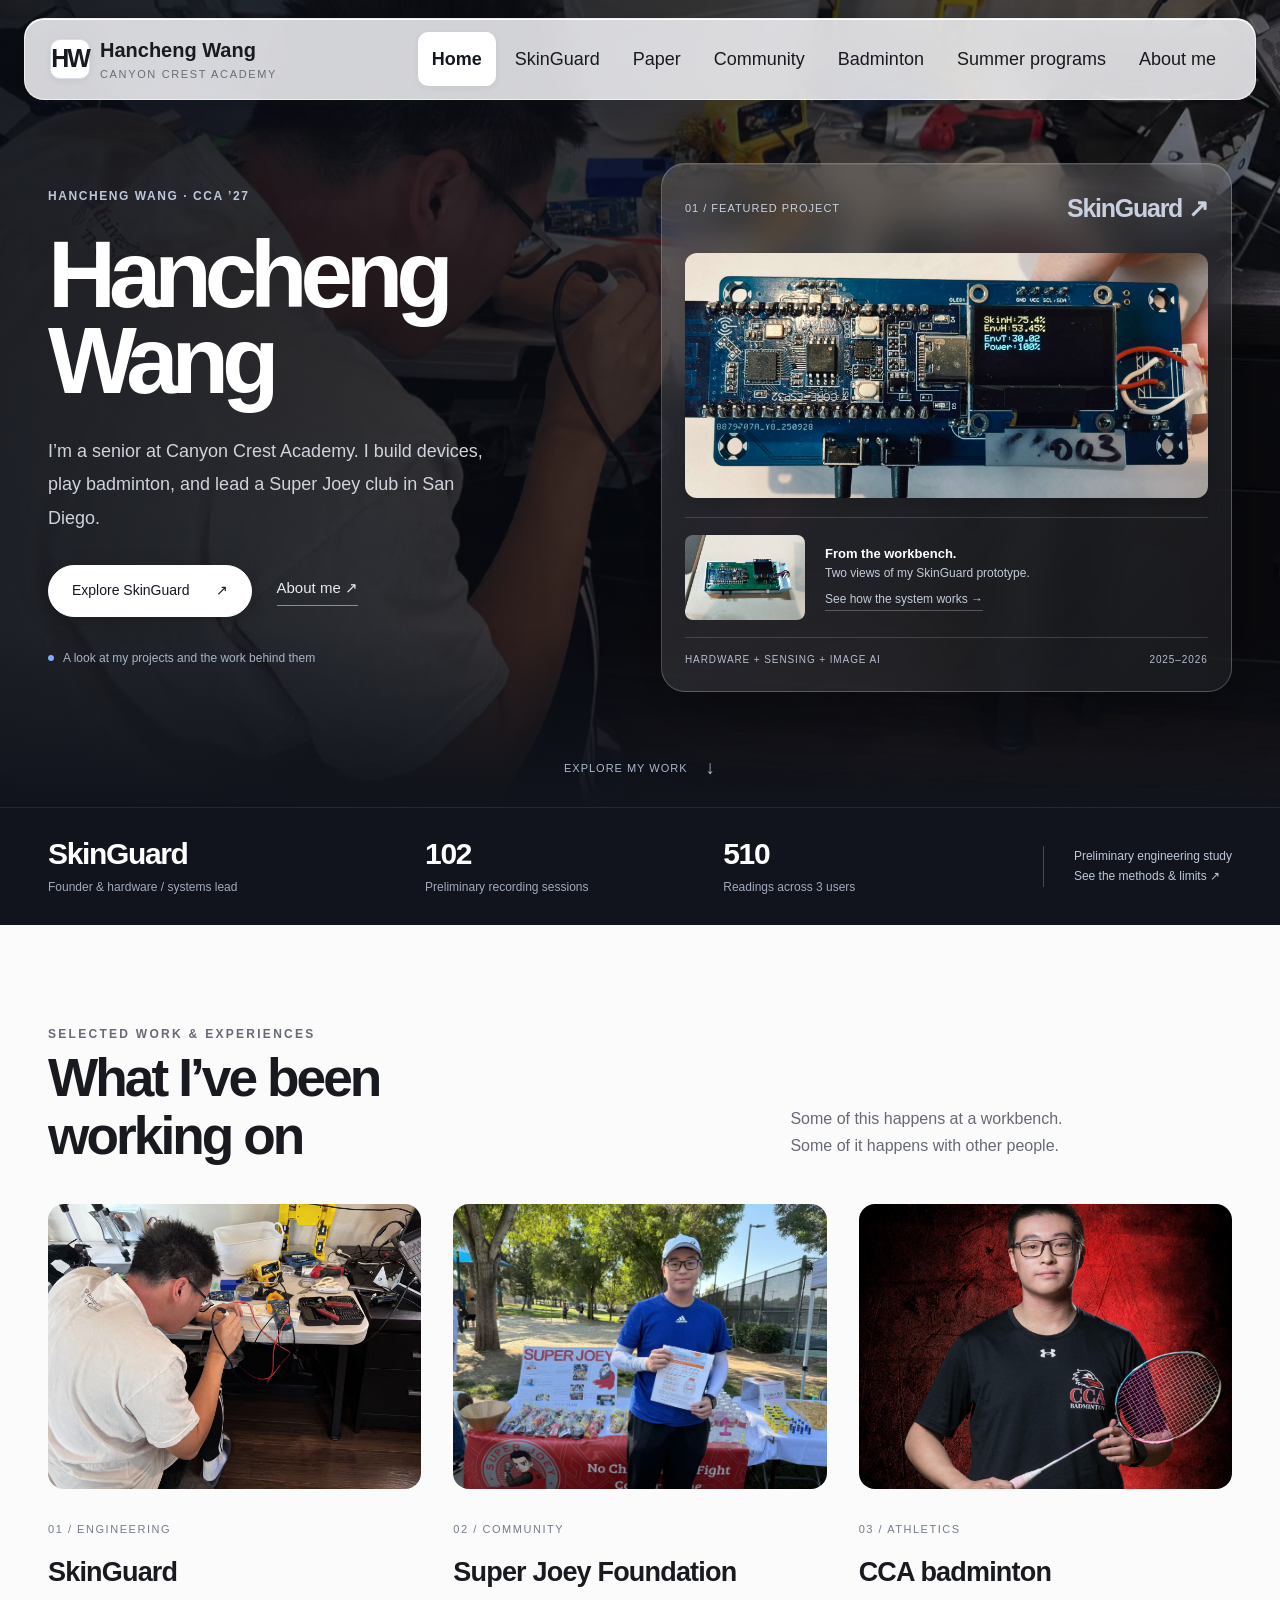
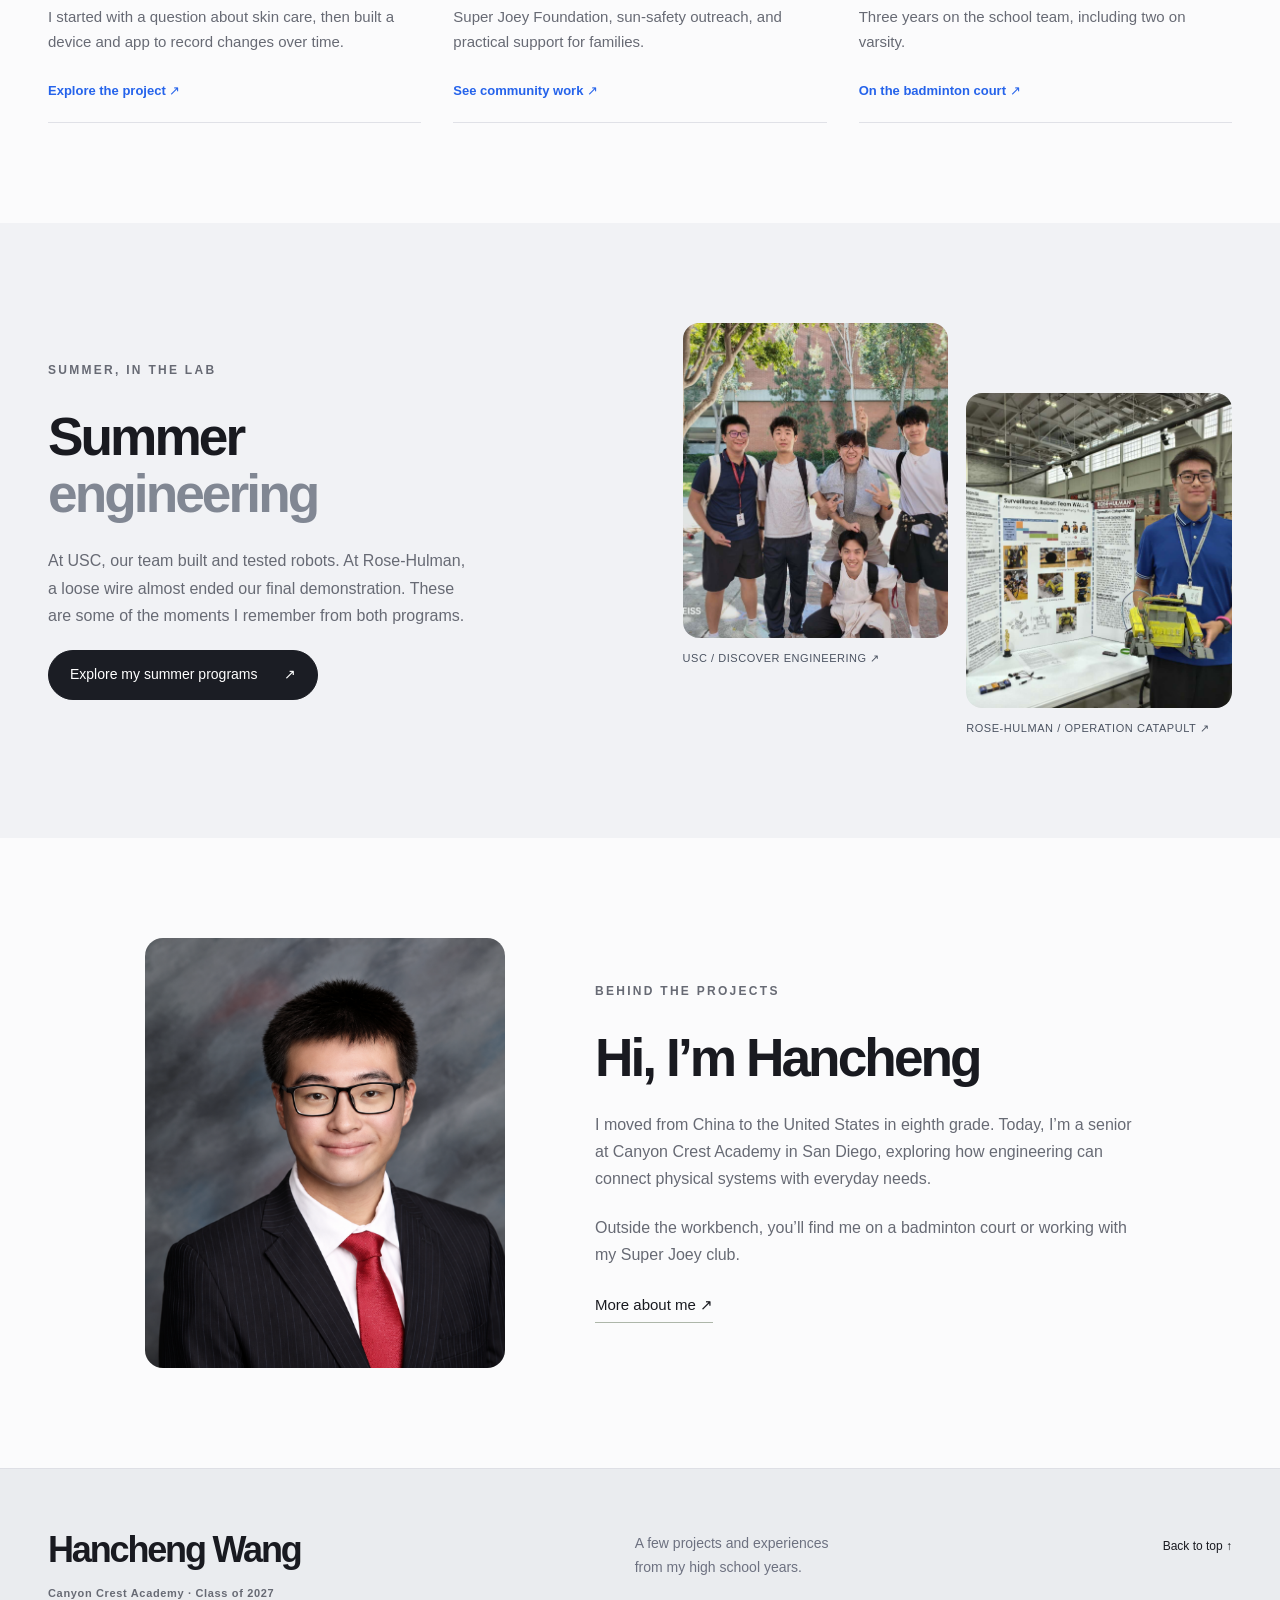
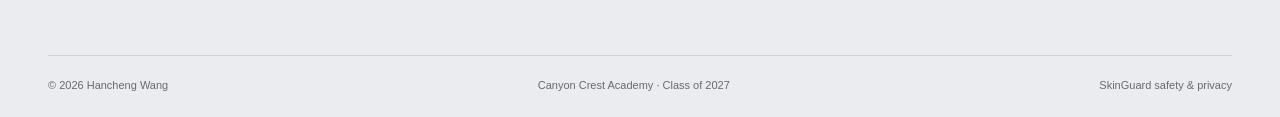
<file: index.html>
<!doctype html><html lang="en"><head><meta charset="utf-8"><meta name="viewport" content="width=device-width,initial-scale=1"><meta name="description" content="Hancheng Wang: student engineering, SkinGuard, community service, badminton, and hands-on summer programs."><meta name="theme-color" content="#101115"><title>Home | Hancheng Wang</title><link rel="icon" href="assets/img/favicon.svg" type="image/svg+xml"><link rel="stylesheet" href="portfolio.css?v=20261102-qa"></head><body class="portfolio" id="top"><a class="p-skip" href="#main">Skip to content</a><header class="p-header"><div class="p-wrap p-header-inner"><a class="p-wordmark" href="index.html"><span class="p-monogram" aria-hidden="true">HW<span>·</span></span><span>Hancheng Wang<small>CANYON CREST ACADEMY</small></span></a><button class="p-menu" aria-label="Open navigation" aria-expanded="false" aria-controls="portfolio-nav">Menu <span aria-hidden="true">＋</span></button><nav id="portfolio-nav" class="p-nav" aria-label="Main navigation"><a href="index.html" aria-current="page">Home</a><a href="skinguard.html">SkinGuard</a><a href="paper.html">Paper</a><a href="community.html">Community</a><a href="badminton.html">Badminton</a><a href="summer.html">Summer programs</a><a href="about.html">About me</a></nav></div></header><main id="main"><section class="p-home-stage"><div class="p-home-hero p-wrap"><div class="p-home-copy"><p class="p-kicker">HANCHENG WANG · CCA ’27</p><h1>Hancheng<br> Wang</h1><p class="p-lead">I’m a senior at Canyon Crest Academy. I build devices, play badminton, and lead a Super Joey club in San Diego.</p><div class="p-actions"><a class="p-btn" href="skinguard.html">Explore SkinGuard<span aria-hidden="true"> ↗</span></a><a class="p-link" href="about.html">About me<span aria-hidden="true"> ↗</span></a></div><div class="p-hero-note"><span class="p-dot"></span>A look at my projects and the work behind them</div></div><div class="p-feature-device"><div class="p-feature-label"><span>01 / FEATURED PROJECT</span><a href="skinguard.html">SkinGuard ↗</a></div><a class="p-hero-image" href="skinguard.html"><img src="portfolio-sg-device-1.jpg" alt="SkinGuard working prototype with microcontroller, circuit board, and live display" class="" loading="eager" decoding="async" fetchpriority="high"></a><div class="p-device-secondary"><img src="portfolio-sg-device-2.jpg" alt="Second view of the SkinGuard device and circuit board" class="" loading="eager" decoding="async" fetchpriority="high"><p><strong>From the workbench.</strong>Two views of my SkinGuard prototype.<br><a href="system.html">See how the system works →</a></p></div><div class="p-feature-foot"><span>HARDWARE + SENSING + IMAGE AI</span><span>2025–2026</span></div></div></div><a class="p-scroll-cue" href="#selected-work"><span>Explore my work</span><b aria-hidden="true">↓</b></a></section>
<section class="p-stat-band"><div class="p-wrap"><div><strong>SkinGuard</strong><span>Founder & hardware / systems lead</span></div><div><strong>102</strong><span>Preliminary recording sessions</span></div><div><strong>510</strong><span>Readings across 3 users</span></div><a href="testing.html">Preliminary engineering study<br>See the methods & limits ↗</a></div></section>
<section class="p-section" id="selected-work"><div class="p-wrap"><div class="p-section-head"><div><p class="p-kicker">SELECTED WORK & EXPERIENCES</p><h2>What I’ve been<br>working on</h2></div><p>Some of this happens at a workbench.<br>Some of it happens with other people.</p></div><div class="p-story-grid"><a class="p-story" href="skinguard.html"><img src="portfolio-sg-making.jpg" alt="Hancheng working on SkinGuard electronics" class="" loading="lazy" decoding="async"><div><span>01 / ENGINEERING</span><h3>SkinGuard</h3><p>I started with a question about skin care, then built a device and app to record changes over time.</p><b>Explore the project ↗</b></div></a><a class="p-story" href="community.html"><img src="portfolio-joey-booth.jpg" alt="Hancheng at a Super Joey community outreach booth" class="" loading="lazy" decoding="async"><div><span>02 / COMMUNITY</span><h3>Super Joey Foundation</h3><p>Super Joey Foundation, sun-safety outreach, and practical support for families.</p><b>See community work ↗</b></div></a><a class="p-story" href="badminton.html"><img src="portfolio-badminton-portrait.jpg" alt="Hancheng in his Canyon Crest Academy badminton uniform" class="p-badminton-cover" loading="lazy" decoding="async"><div><span>03 / ATHLETICS</span><h3>CCA badminton</h3><p>Three years on the school team, including two on varsity.</p><b>On the badminton court ↗</b></div></a></div></div></section>
<section class="p-section p-tint"><div class="p-wrap p-split"><div><p class="p-kicker">SUMMER, IN THE LAB</p><h2>Summer<br><em>engineering</em></h2><p>At USC, our team built and tested robots. At Rose-Hulman, a loose wire almost ended our final demonstration. These are some of the moments I remember from both programs.</p><a class="p-btn" href="summer.html">Explore my summer programs<span aria-hidden="true"> ↗</span></a></div><div class="p-summer-pair"><a href="summer.html#usc"><img src="portfolio-usc-team.jpg" alt="Hancheng with his USC summer program teammates" class="" loading="lazy" decoding="async"><span>USC / DISCOVER ENGINEERING ↗</span></a><a href="summer.html#rose-hulman"><img src="portfolio-rh-final.jpg" alt="Hancheng presenting the Rose-Hulman WALL-E robot" class="" loading="lazy" decoding="async"><span>ROSE-HULMAN / OPERATION CATAPULT ↗</span></a></div></div></section>
<section class="p-section"><div class="p-wrap p-about-preview"><img src="portfolio-about-formal.png" alt="Hancheng Wang in a suit for his senior portrait" class="" loading="lazy" decoding="async"><div><p class="p-kicker">BEHIND THE PROJECTS</p><h2>Hi, I’m Hancheng</h2><p>I moved from China to the United States in eighth grade. Today, I’m a senior at Canyon Crest Academy in San Diego, exploring how engineering can connect physical systems with everyday needs.</p><p>Outside the workbench, you’ll find me on a badminton court or working with my Super Joey club.</p><a class="p-link" href="about.html">More about me<span aria-hidden="true"> ↗</span></a></div></div></section></main><footer class="p-footer"><div class="p-wrap"><div class="p-footer-top"><a class="p-footer-name" href="about.html">Hancheng Wang<span>Canyon Crest Academy · Class of 2027</span></a><p>A few projects and experiences<br>from my high school years.</p><a class="p-top" href="#top">Back to top ↑</a></div><div class="p-footer-bottom"><span>© 2026 Hancheng Wang</span><span>Canyon Crest Academy · Class of 2027</span><a href="safety.html">SkinGuard safety & privacy</a></div></div></footer><dialog class="p-lightbox" aria-label="Photograph"><button class="p-lightbox-close" autofocus aria-label="Close photograph">Close ×</button><img alt=""><p></p></dialog><script src="portfolio.js?v=20261102-qa"></script></body></html>
</file>
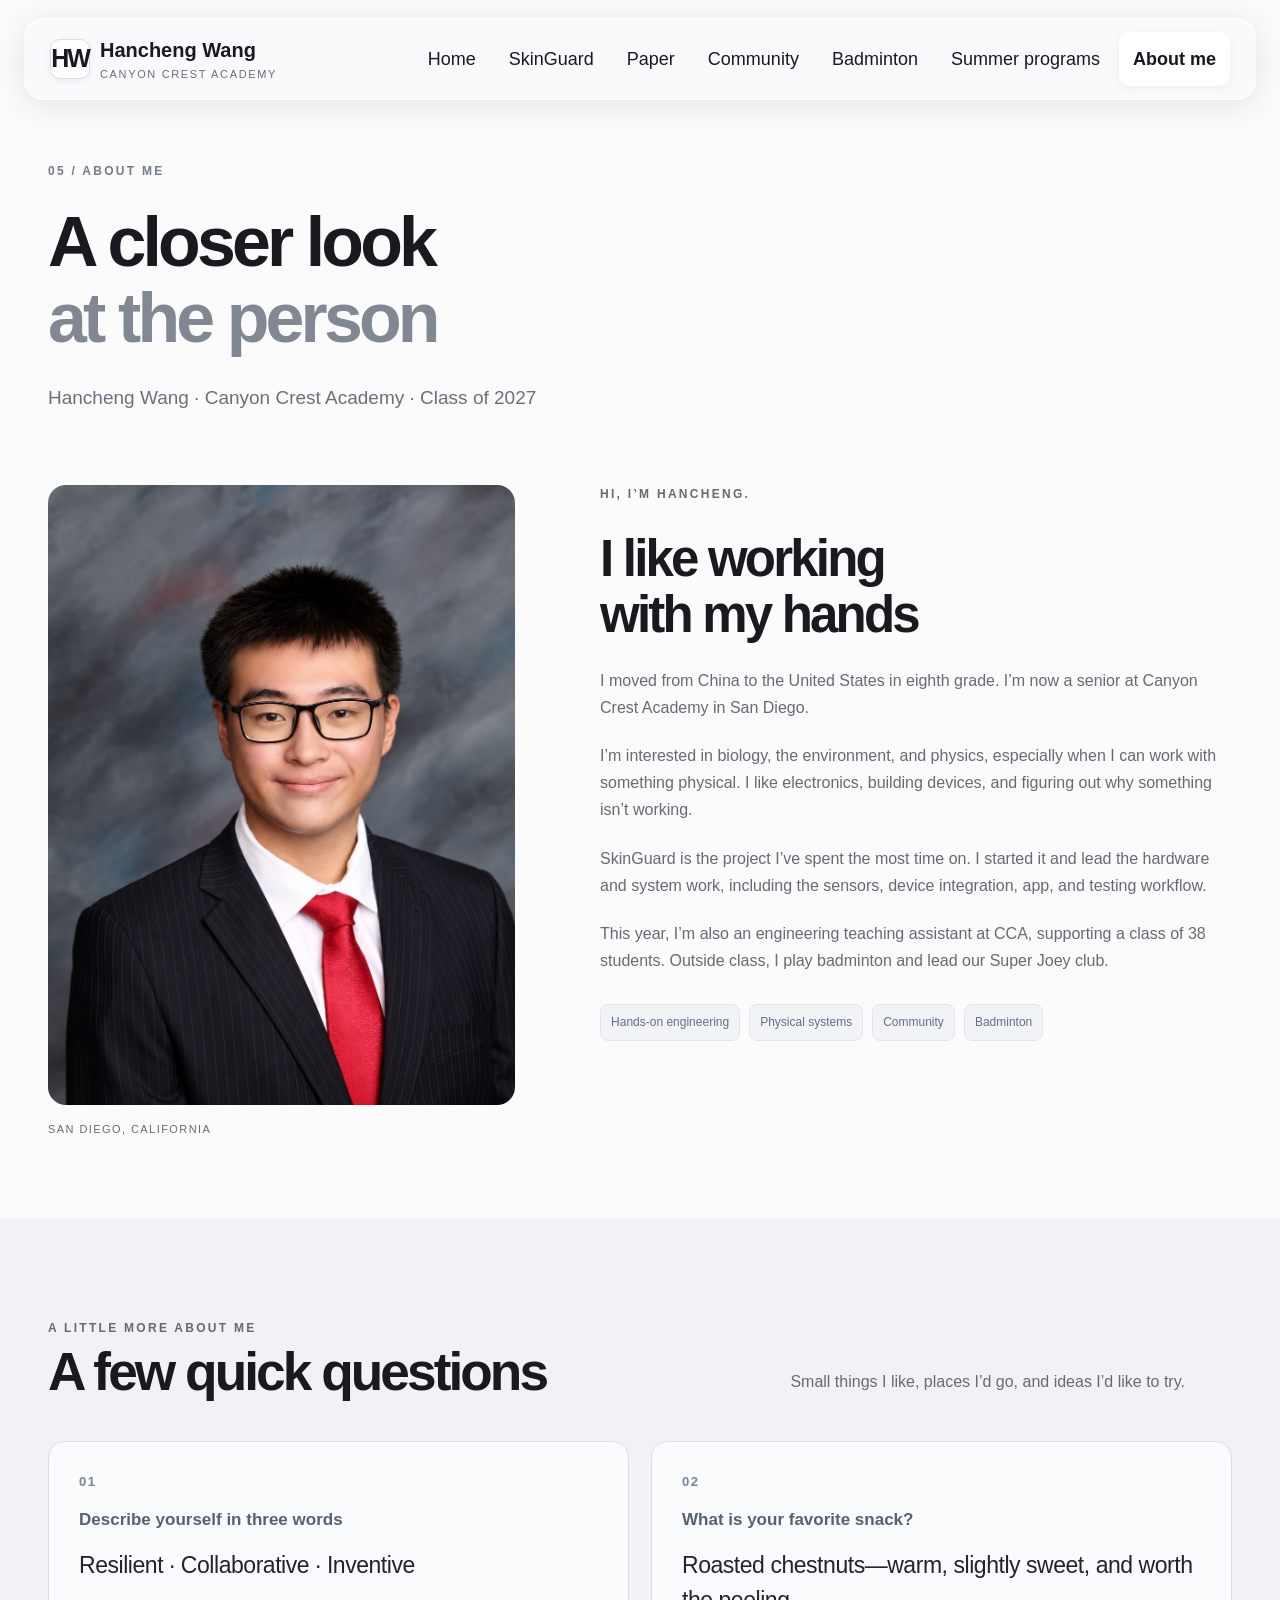
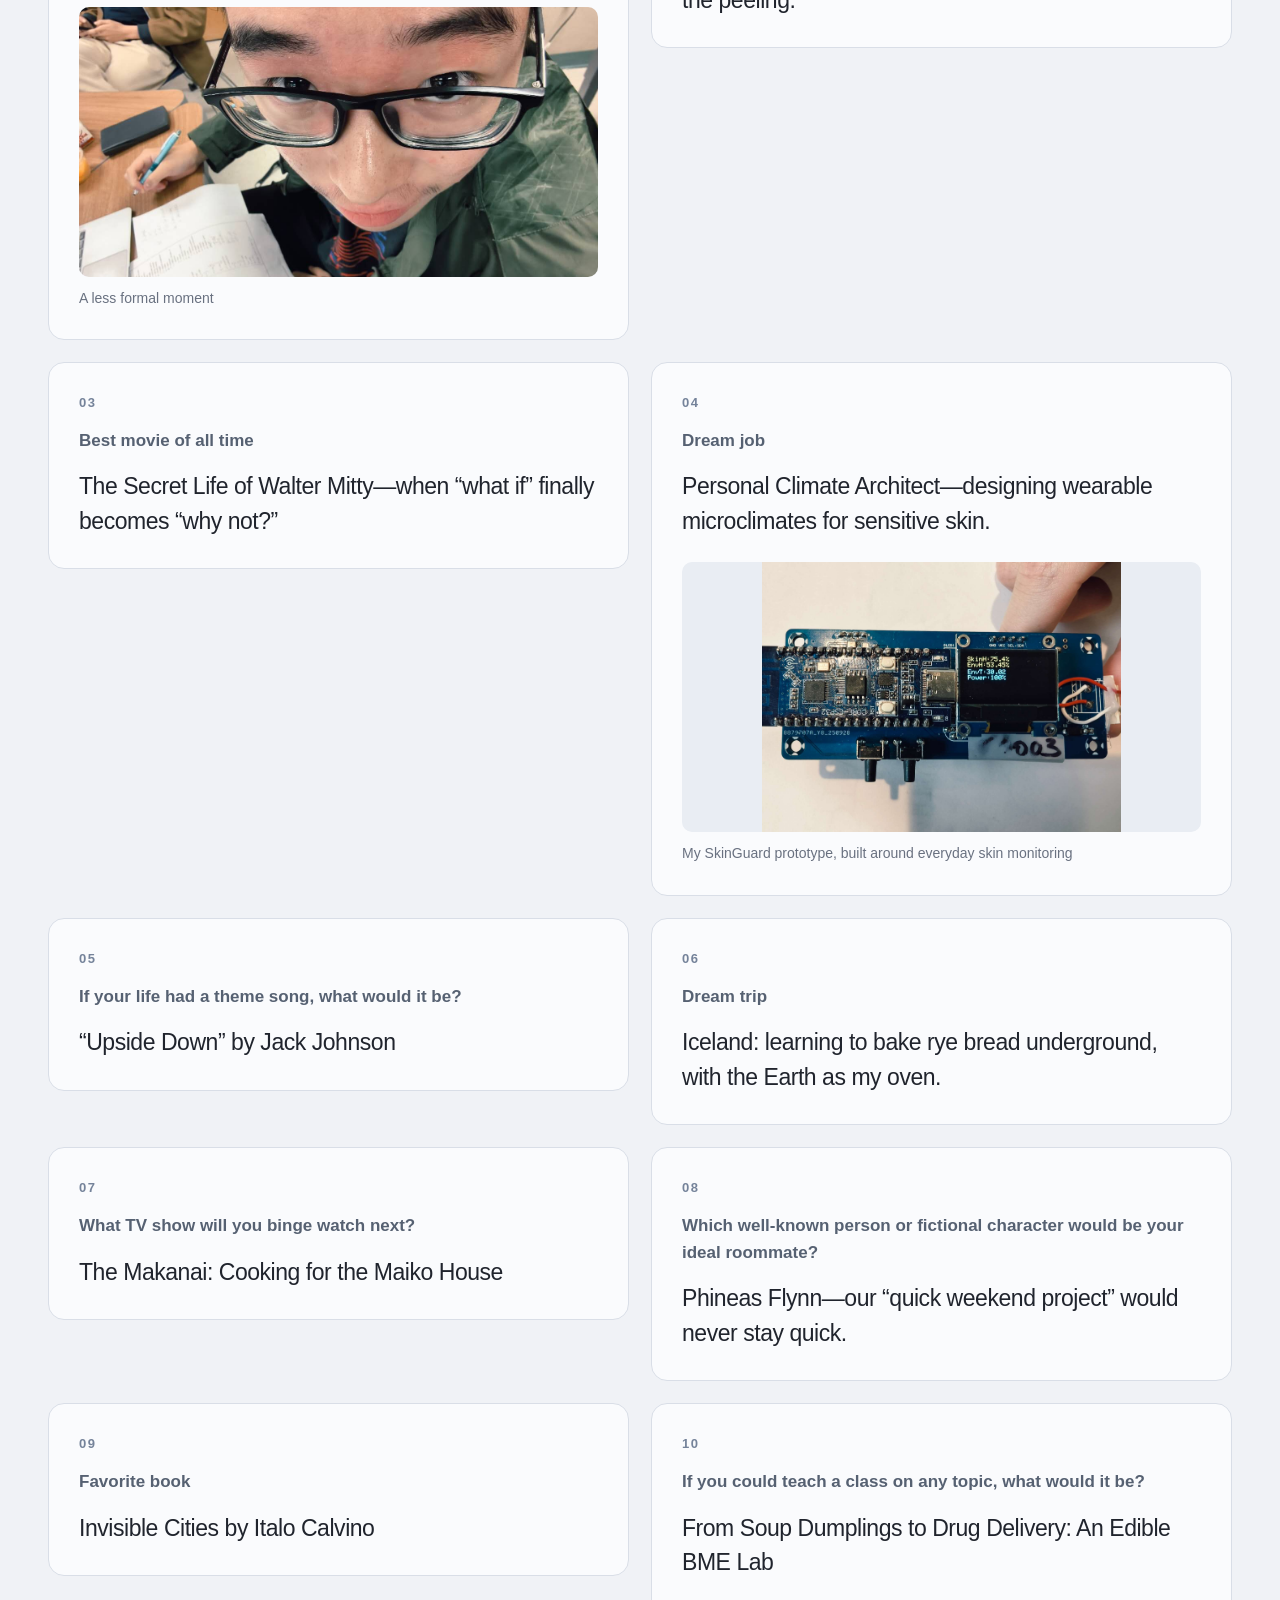
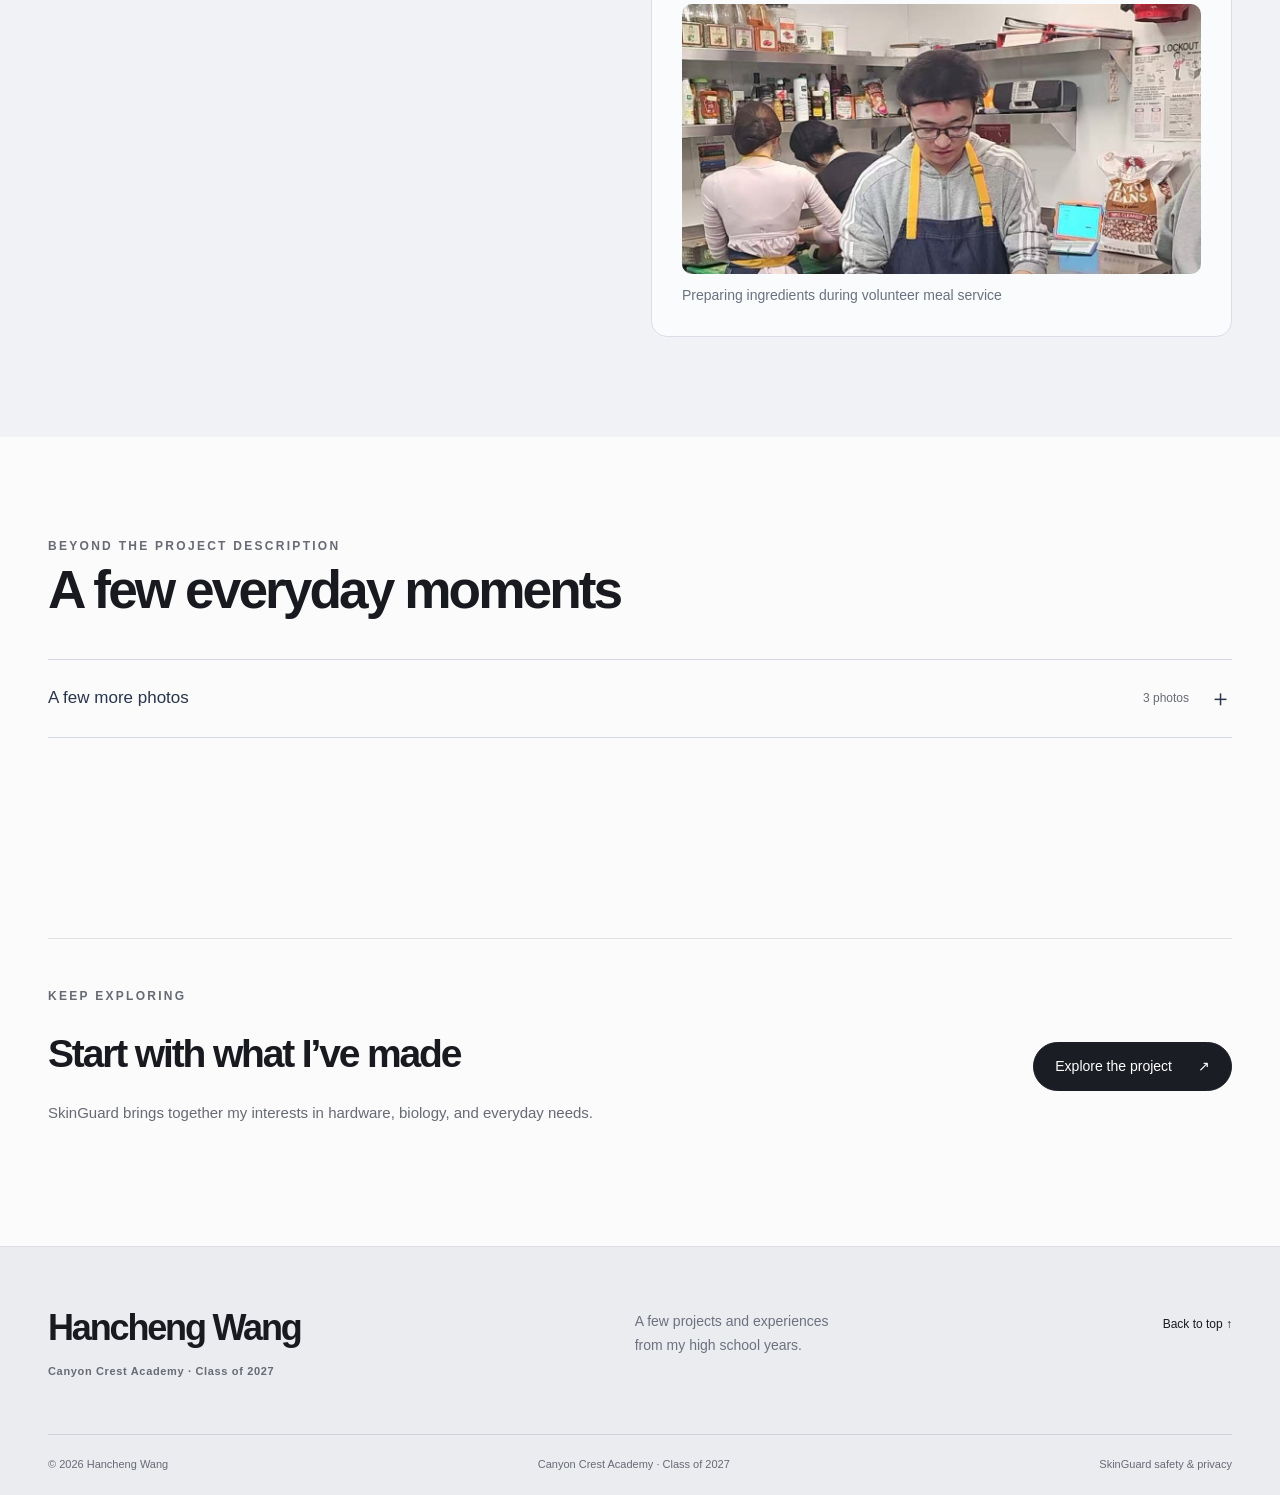
<file: about.html>
<!doctype html><html lang="en"><head><meta charset="utf-8"><meta name="viewport" content="width=device-width,initial-scale=1"><meta name="description" content="Meet Hancheng Wang, a Canyon Crest Academy senior interested in hands-on engineering, community, and badminton."><meta name="theme-color" content="#101115"><title>About me | Hancheng Wang</title><link rel="icon" href="assets/img/favicon.svg" type="image/svg+xml"><link rel="stylesheet" href="portfolio.css?v=20261102-qa"></head><body class="portfolio" id="top"><a class="p-skip" href="#main">Skip to content</a><header class="p-header"><div class="p-wrap p-header-inner"><a class="p-wordmark" href="index.html"><span class="p-monogram" aria-hidden="true">HW<span>·</span></span><span>Hancheng Wang<small>CANYON CREST ACADEMY</small></span></a><button class="p-menu" aria-label="Open navigation" aria-expanded="false" aria-controls="portfolio-nav">Menu <span aria-hidden="true">＋</span></button><nav id="portfolio-nav" class="p-nav" aria-label="Main navigation"><a href="index.html">Home</a><a href="skinguard.html">SkinGuard</a><a href="paper.html">Paper</a><a href="community.html">Community</a><a href="badminton.html">Badminton</a><a href="summer.html">Summer programs</a><a href="about.html" aria-current="page">About me</a></nav></div></header><main id="main"><section class="p-intro p-wrap"><p class="p-kicker">05 / ABOUT ME</p><h1>A closer look<br><em>at the person</em></h1><p class="p-lead">Hancheng Wang · Canyon Crest Academy · Class of 2027</p></section><section class="p-wrap p-about-main"><div><img src="portfolio-about-formal.png" alt="Hancheng Wang senior portrait" class="" loading="eager" decoding="async" fetchpriority="high"><div class="p-photo-label">SAN DIEGO, CALIFORNIA</div></div><div><p class="p-kicker">HI, I’M HANCHENG.</p><h2>I like working<br>with my hands</h2><p>I moved from China to the United States in eighth grade. I’m now a senior at Canyon Crest Academy in San Diego.</p><p>I’m interested in biology, the environment, and physics, especially when I can work with something physical. I like electronics, building devices, and figuring out why something isn’t working.</p><p>SkinGuard is the project I’ve spent the most time on. I started it and lead the hardware and system work, including the sensors, device integration, app, and testing workflow.</p><p>This year, I’m also an engineering teaching assistant at CCA, supporting a class of 38 students. Outside class, I play badminton and lead our Super Joey club.</p><div class="p-tags"><span>Hands-on engineering</span><span>Physical systems</span><span>Community</span><span>Badminton</span></div></div></section>

<section class="p-section p-qa-section" aria-labelledby="quick-questions"><div class="p-wrap"><div class="p-section-head"><div><p class="p-kicker">A LITTLE MORE ABOUT ME</p><h2 id="quick-questions">A few quick questions</h2></div><p>Small things I like, places I’d go, and ideas I’d like to try.</p></div><dl class="p-qa-grid"><div class="p-qa-card"><dt><span class="p-qa-number" aria-hidden="true">01</span>Describe yourself in three words</dt><dd><p>Resilient · Collaborative · Inventive</p><figure class="p-qa-photo p-qa-candid"><img src="portfolio-about-candid.jpg" alt="A less formal moment" loading="lazy" decoding="async"><figcaption>A less formal moment</figcaption></figure></dd></div><div class="p-qa-card"><dt><span class="p-qa-number" aria-hidden="true">02</span>What is your favorite snack?</dt><dd><p>Roasted chestnuts—warm, slightly sweet, and worth the peeling.</p></dd></div><div class="p-qa-card"><dt><span class="p-qa-number" aria-hidden="true">03</span>Best movie of all time</dt><dd><p>The Secret Life of Walter Mitty—when “what if” finally becomes “why not?”</p></dd></div><div class="p-qa-card"><dt><span class="p-qa-number" aria-hidden="true">04</span>Dream job</dt><dd><p>Personal Climate Architect—designing wearable microclimates for sensitive skin.</p><figure class="p-qa-photo p-qa-device"><img src="portfolio-sg-device-1.jpg" alt="My SkinGuard prototype, built around everyday skin monitoring" loading="lazy" decoding="async"><figcaption>My SkinGuard prototype, built around everyday skin monitoring</figcaption></figure></dd></div><div class="p-qa-card"><dt><span class="p-qa-number" aria-hidden="true">05</span>If your life had a theme song, what would it be?</dt><dd><p>“Upside Down” by Jack Johnson</p></dd></div><div class="p-qa-card"><dt><span class="p-qa-number" aria-hidden="true">06</span>Dream trip</dt><dd><p>Iceland: learning to bake rye bread underground, with the Earth as my oven.</p></dd></div><div class="p-qa-card"><dt><span class="p-qa-number" aria-hidden="true">07</span>What TV show will you binge watch next?</dt><dd><p>The Makanai: Cooking for the Maiko House</p></dd></div><div class="p-qa-card"><dt><span class="p-qa-number" aria-hidden="true">08</span>Which well-known person or fictional character would be your ideal roommate?</dt><dd><p>Phineas Flynn—our “quick weekend project” would never stay quick.</p></dd></div><div class="p-qa-card"><dt><span class="p-qa-number" aria-hidden="true">09</span>Favorite book</dt><dd><p>Invisible Cities by Italo Calvino</p></dd></div><div class="p-qa-card"><dt><span class="p-qa-number" aria-hidden="true">10</span>If you could teach a class on any topic, what would it be?</dt><dd><p>From Soup Dumplings to Drug Delivery: An Edible BME Lab</p><figure class="p-qa-photo p-qa-kitchen"><img src="portfolio-joey-kitchen.jpg" alt="Preparing ingredients during volunteer meal service" loading="lazy" decoding="async"><figcaption>Preparing ingredients during volunteer meal service</figcaption></figure></dd></div></dl></div></section><section class="p-section"><div class="p-wrap"><div class="p-section-head"><div><p class="p-kicker">BEYOND THE PROJECT DESCRIPTION</p><h2>A few everyday moments</h2></div></div><details class="p-album"><summary><span>A few more photos</span><small>3 photos</small><b aria-hidden="true">＋</b></summary><div class="p-album-content"><div class="p-gallery p-three"><figure class="p-photo p-contain"><a class="p-photo-open" href="portfolio-badminton-practice.jpg" data-photo aria-label="Enlarge: At the courts"><img src="portfolio-badminton-practice.jpg" alt="At the courts" class="" loading="lazy" decoding="async"></a><figcaption><strong>At the courts</strong><span>Badminton is part of my life beyond the school-team schedule.</span></figcaption></figure><figure class="p-photo p-portrait"><a class="p-photo-open" href="portfolio-about-candid.jpg" data-photo aria-label="Enlarge: A less formal moment"><img src="portfolio-about-candid.jpg" alt="A less formal moment" class="" loading="lazy" decoding="async"></a><figcaption><strong>A less formal moment</strong><span>Not every photo belongs in a project report.</span></figcaption></figure><figure class="p-photo p-portrait"><a class="p-photo-open" href="portfolio-about-formal.png" data-photo aria-label="Enlarge: Class of 2027"><img src="portfolio-about-formal.png" alt="Class of 2027" class="" loading="lazy" decoding="async"></a><figcaption><strong>Class of 2027</strong><span>My senior portrait.</span></figcaption></figure></div></div></details></div></section><section class="p-section"><div class="p-wrap p-next"><div><p class="p-kicker">KEEP EXPLORING</p><h2>Start with what I’ve made</h2><p>SkinGuard brings together my interests in hardware, biology, and everyday needs.</p></div><a class="p-btn" href="skinguard.html">Explore the project<span aria-hidden="true"> ↗</span></a></div></section></main><footer class="p-footer"><div class="p-wrap"><div class="p-footer-top"><a class="p-footer-name" href="about.html">Hancheng Wang<span>Canyon Crest Academy · Class of 2027</span></a><p>A few projects and experiences<br>from my high school years.</p><a class="p-top" href="#top">Back to top ↑</a></div><div class="p-footer-bottom"><span>© 2026 Hancheng Wang</span><span>Canyon Crest Academy · Class of 2027</span><a href="safety.html">SkinGuard safety & privacy</a></div></div></footer><dialog class="p-lightbox" aria-label="Photograph"><button class="p-lightbox-close" autofocus aria-label="Close photograph">Close ×</button><img alt=""><p></p></dialog><script src="portfolio.js?v=20261102-qa"></script></body></html>
</file>
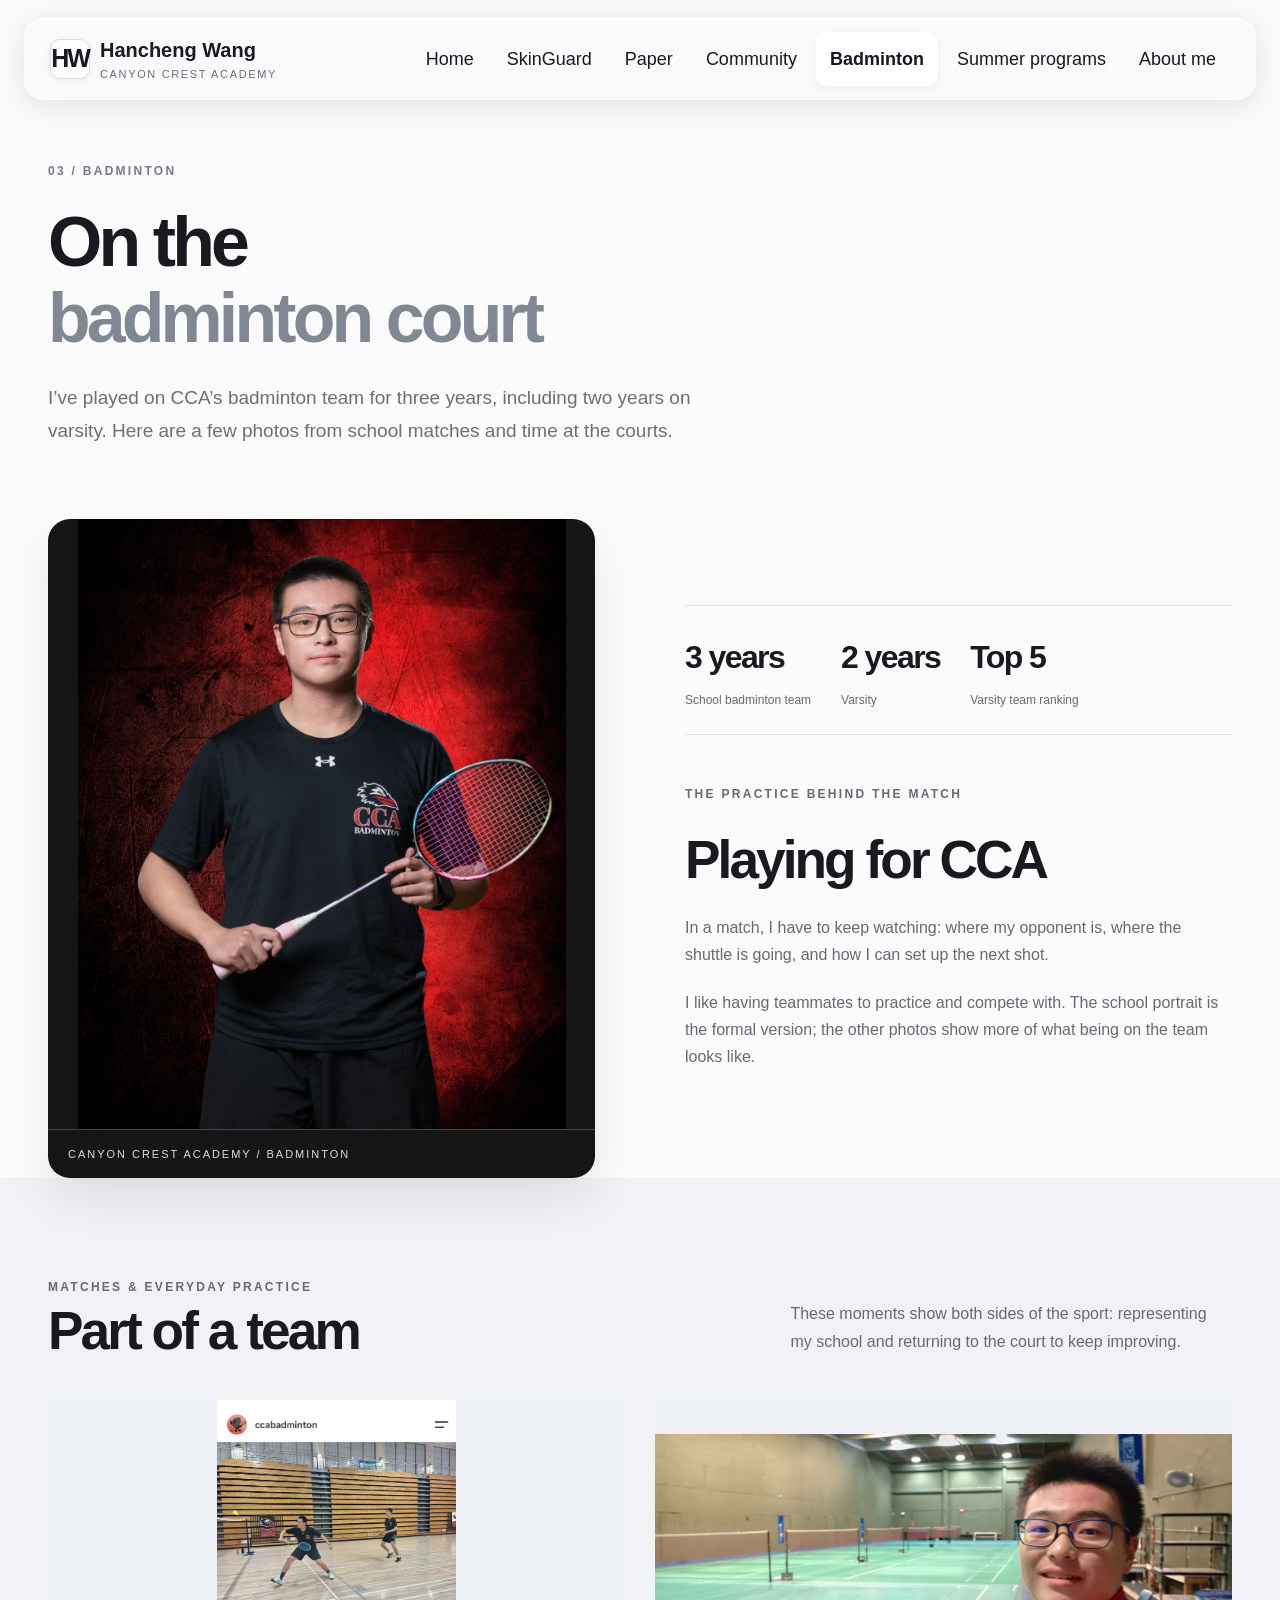
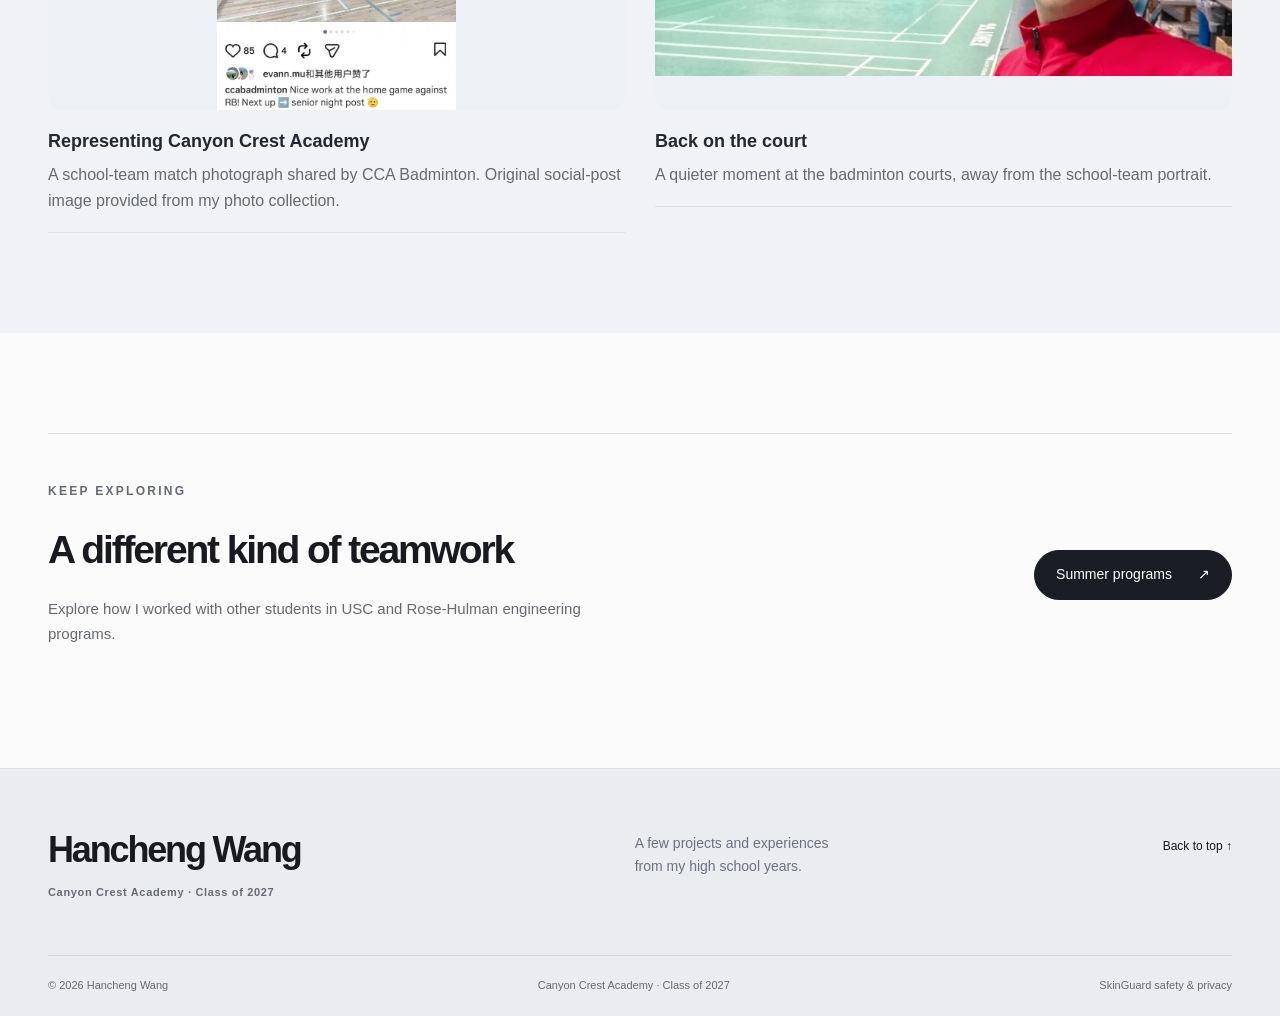
<file: badminton.html>
<!doctype html><html lang="en"><head><meta charset="utf-8"><meta name="viewport" content="width=device-width,initial-scale=1"><meta name="description" content="Hancheng Wang’s Canyon Crest Academy badminton experience, varsity participation, practice, and teamwork."><meta name="theme-color" content="#101115"><title>Badminton | Hancheng Wang</title><link rel="icon" href="assets/img/favicon.svg" type="image/svg+xml"><link rel="stylesheet" href="portfolio.css?v=20261102-qa"></head><body class="portfolio" id="top"><a class="p-skip" href="#main">Skip to content</a><header class="p-header"><div class="p-wrap p-header-inner"><a class="p-wordmark" href="index.html"><span class="p-monogram" aria-hidden="true">HW<span>·</span></span><span>Hancheng Wang<small>CANYON CREST ACADEMY</small></span></a><button class="p-menu" aria-label="Open navigation" aria-expanded="false" aria-controls="portfolio-nav">Menu <span aria-hidden="true">＋</span></button><nav id="portfolio-nav" class="p-nav" aria-label="Main navigation"><a href="index.html">Home</a><a href="skinguard.html">SkinGuard</a><a href="paper.html">Paper</a><a href="community.html">Community</a><a href="badminton.html" aria-current="page">Badminton</a><a href="summer.html">Summer programs</a><a href="about.html">About me</a></nav></div></header><main id="main"><section class="p-intro p-wrap"><p class="p-kicker">03 / BADMINTON</p><h1>On the<br><em>badminton court</em></h1><p class="p-lead">I’ve played on CCA’s badminton team for three years, including two years on varsity. Here are a few photos from school matches and time at the courts.</p></section><section class="p-wrap p-athlete"><div class="p-athlete-photo"><img src="portfolio-badminton-portrait.jpg" alt="Hancheng in Canyon Crest Academy badminton uniform holding a racket" class="" loading="eager" decoding="async" fetchpriority="high"><span>CANYON CREST ACADEMY / BADMINTON</span></div><div><div class="p-facts"><div><strong>3 years</strong><span>School badminton team</span></div><div><strong>2 years</strong><span>Varsity</span></div><div><strong>Top 5</strong><span>Varsity team ranking</span></div></div><p class="p-kicker">THE PRACTICE BEHIND THE MATCH</p><h2>Playing for CCA</h2><p>In a match, I have to keep watching: where my opponent is, where the shuttle is going, and how I can set up the next shot.</p><p>I like having teammates to practice and compete with. The school portrait is the formal version; the other photos show more of what being on the team looks like.</p></div></section>
<section class="p-section p-tint"><div class="p-wrap"><div class="p-section-head"><div><p class="p-kicker">MATCHES & EVERYDAY PRACTICE</p><h2>Part of a team</h2></div><p>These moments show both sides of the sport: representing my school and returning to the court to keep improving.</p></div><div class="p-gallery p-two"><figure class="p-photo p-contain"><a class="p-photo-open" href="portfolio-badminton-match.jpg" data-photo aria-label="Enlarge: Representing Canyon Crest Academy"><img src="portfolio-badminton-match.jpg" alt="Representing Canyon Crest Academy" class="" loading="lazy" decoding="async"></a><figcaption><strong>Representing Canyon Crest Academy</strong><span>A school-team match photograph shared by CCA Badminton. Original social-post image provided from my photo collection.</span></figcaption></figure><figure class="p-photo p-contain"><a class="p-photo-open" href="portfolio-badminton-practice.jpg" data-photo aria-label="Enlarge: Back on the court"><img src="portfolio-badminton-practice.jpg" alt="Back on the court" class="" loading="lazy" decoding="async"></a><figcaption><strong>Back on the court</strong><span>A quieter moment at the badminton courts, away from the school-team portrait.</span></figcaption></figure></div></div></section><section class="p-section"><div class="p-wrap p-next"><div><p class="p-kicker">KEEP EXPLORING</p><h2>A different kind of teamwork</h2><p>Explore how I worked with other students in USC and Rose-Hulman engineering programs.</p></div><a class="p-btn" href="summer.html">Summer programs<span aria-hidden="true"> ↗</span></a></div></section></main><footer class="p-footer"><div class="p-wrap"><div class="p-footer-top"><a class="p-footer-name" href="about.html">Hancheng Wang<span>Canyon Crest Academy · Class of 2027</span></a><p>A few projects and experiences<br>from my high school years.</p><a class="p-top" href="#top">Back to top ↑</a></div><div class="p-footer-bottom"><span>© 2026 Hancheng Wang</span><span>Canyon Crest Academy · Class of 2027</span><a href="safety.html">SkinGuard safety & privacy</a></div></div></footer><dialog class="p-lightbox" aria-label="Photograph"><button class="p-lightbox-close" autofocus aria-label="Close photograph">Close ×</button><img alt=""><p></p></dialog><script src="portfolio.js?v=20261102-qa"></script></body></html>
</file>
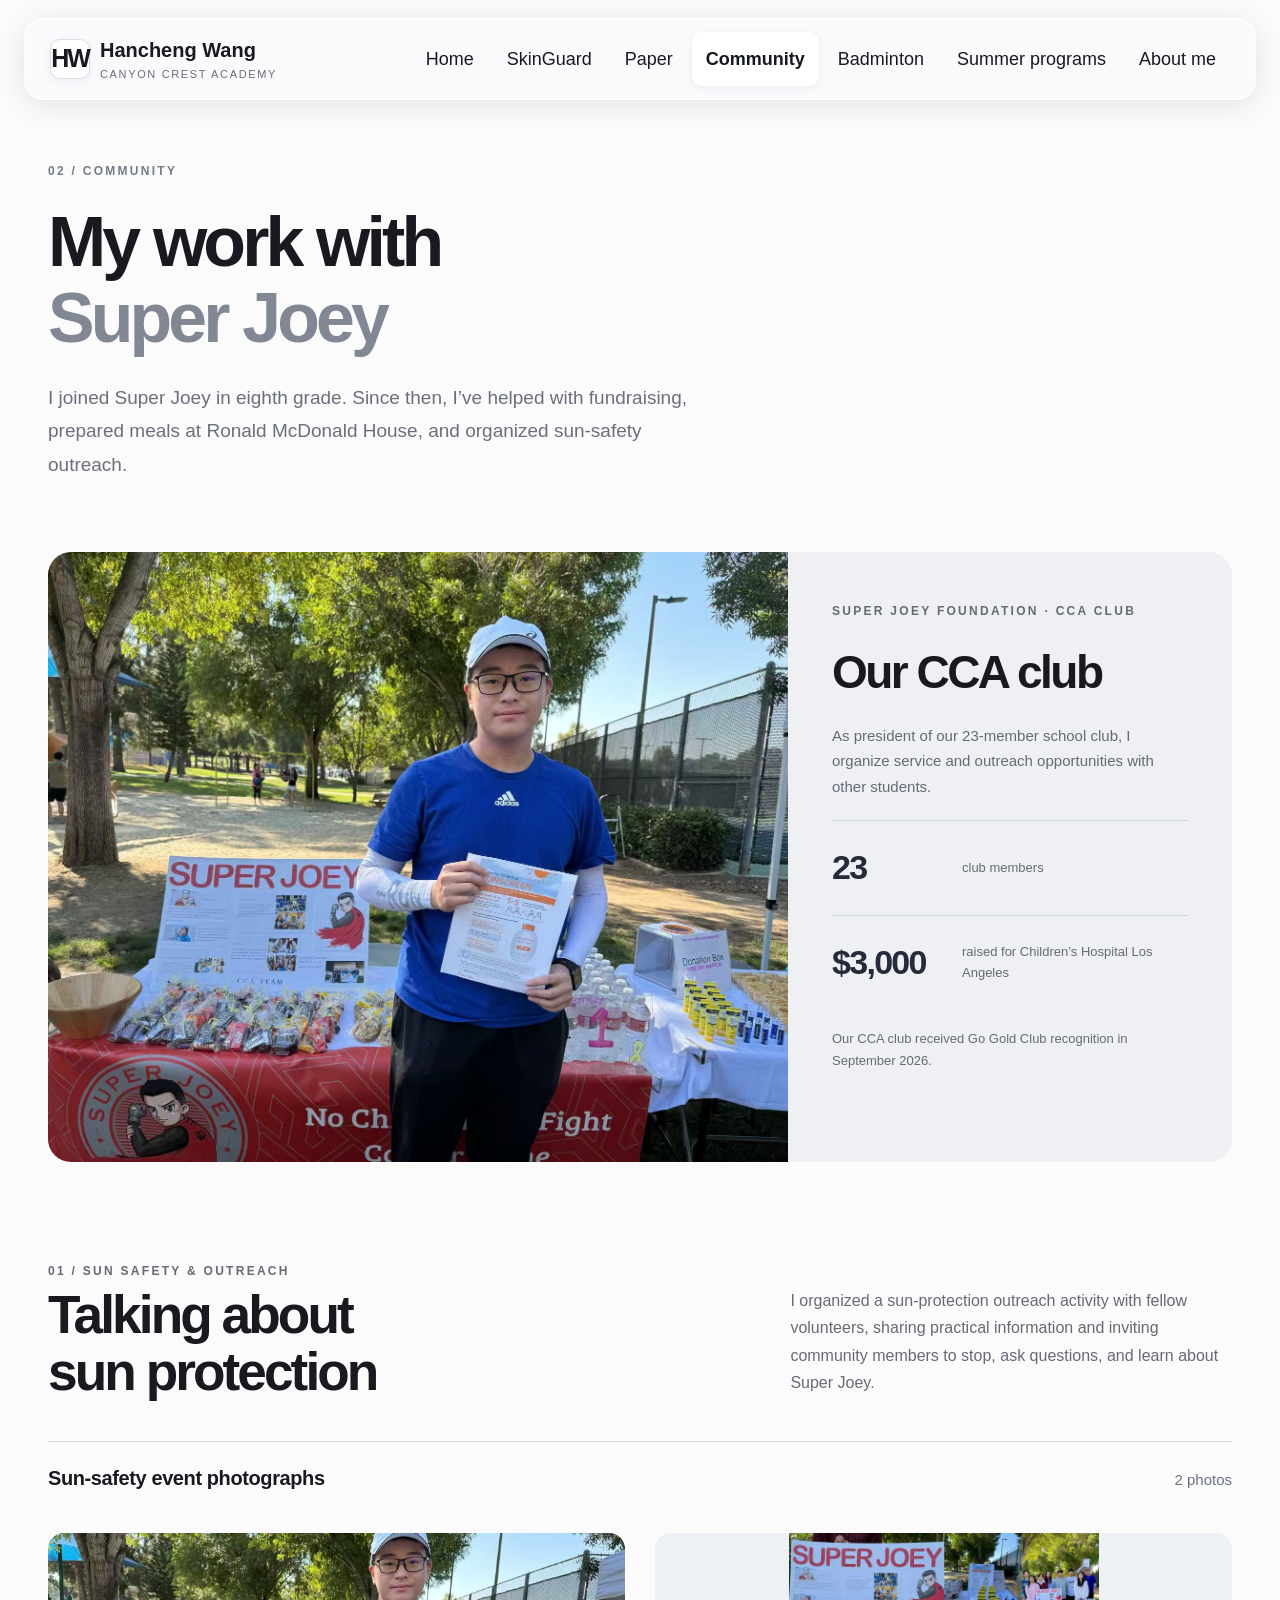
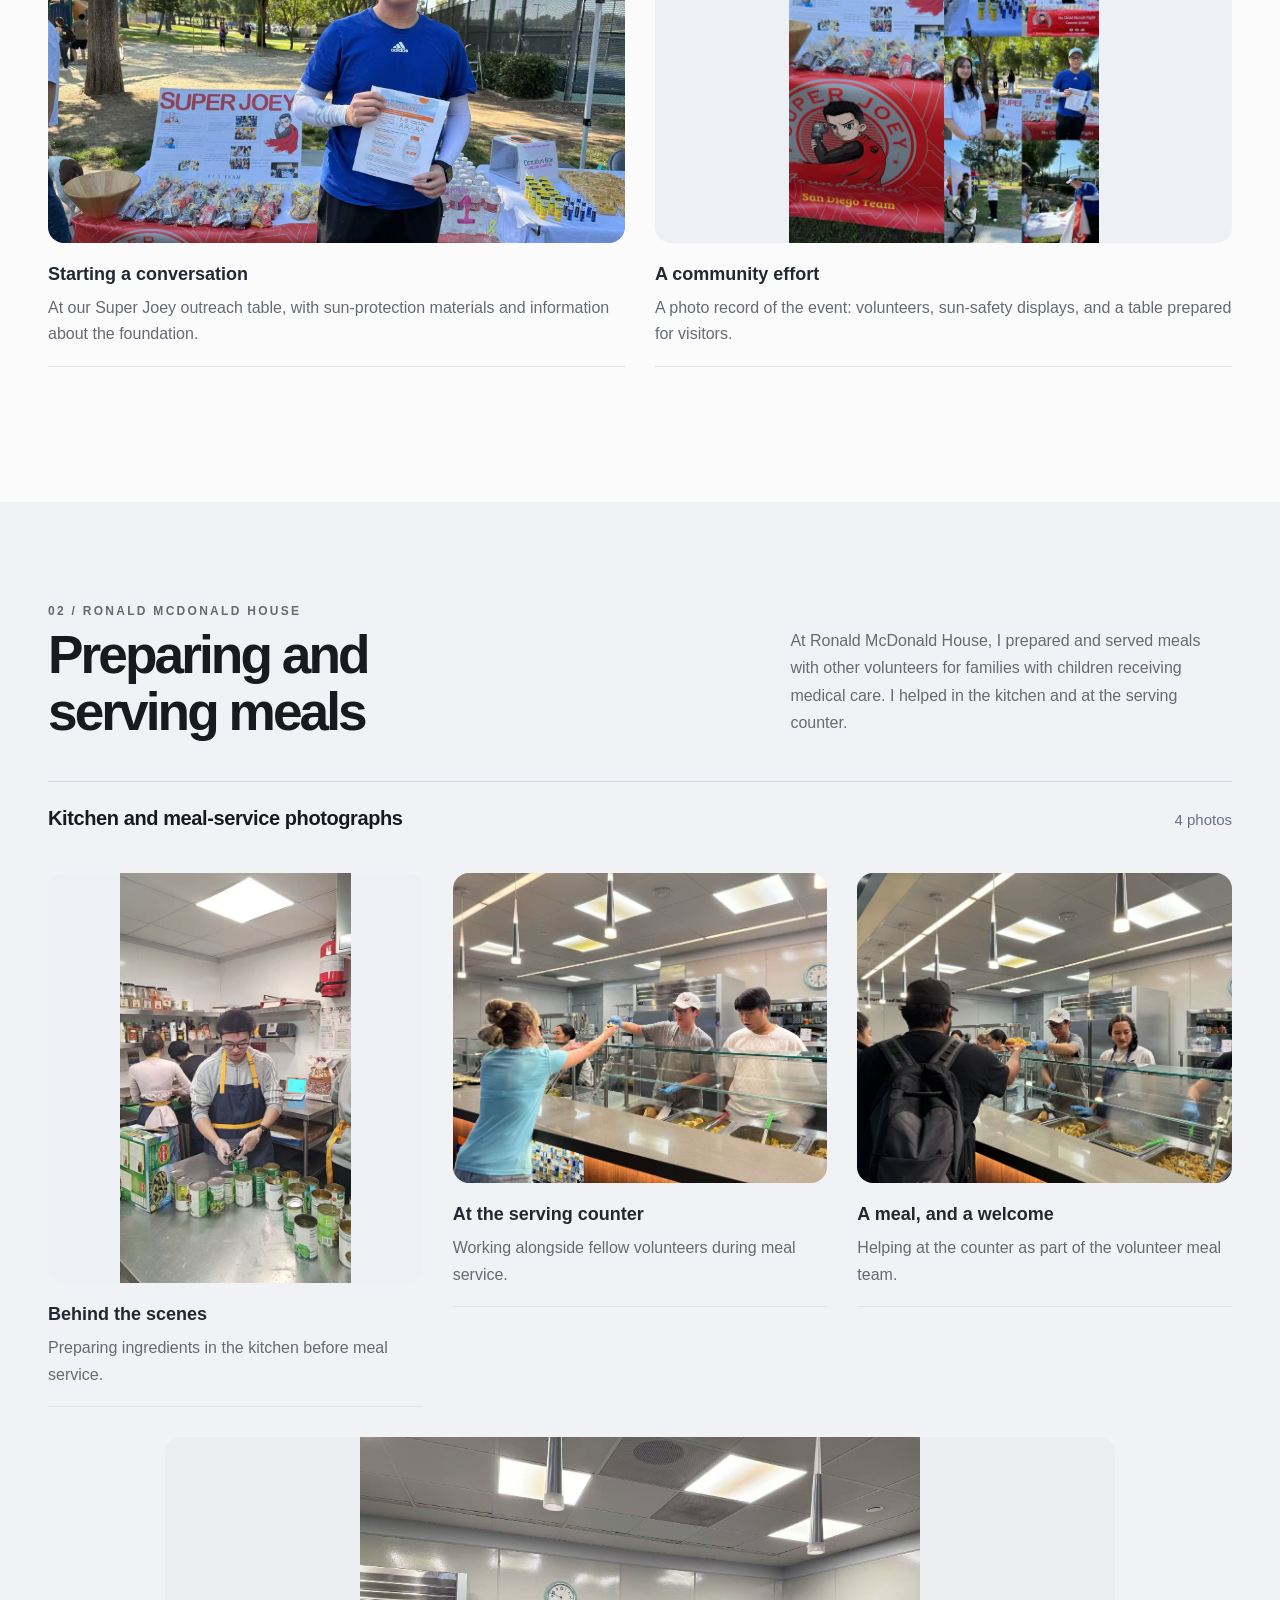
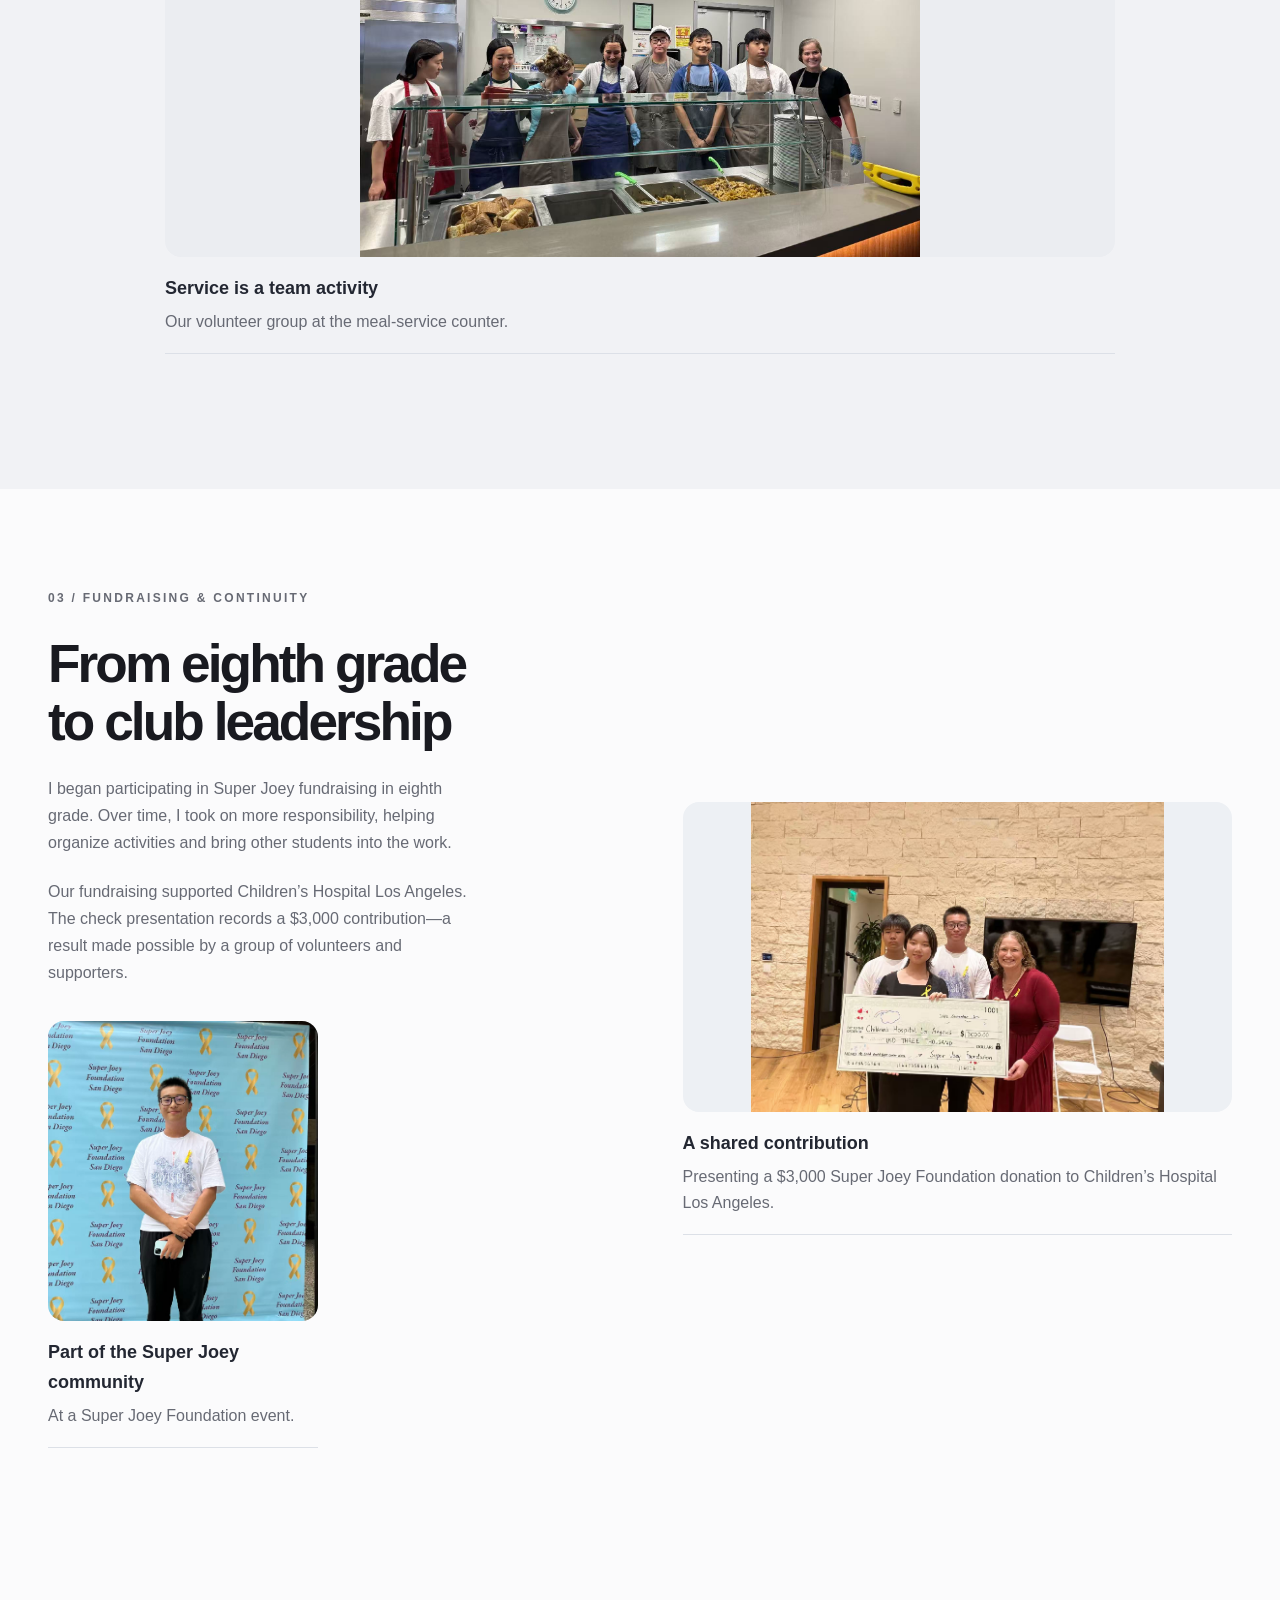
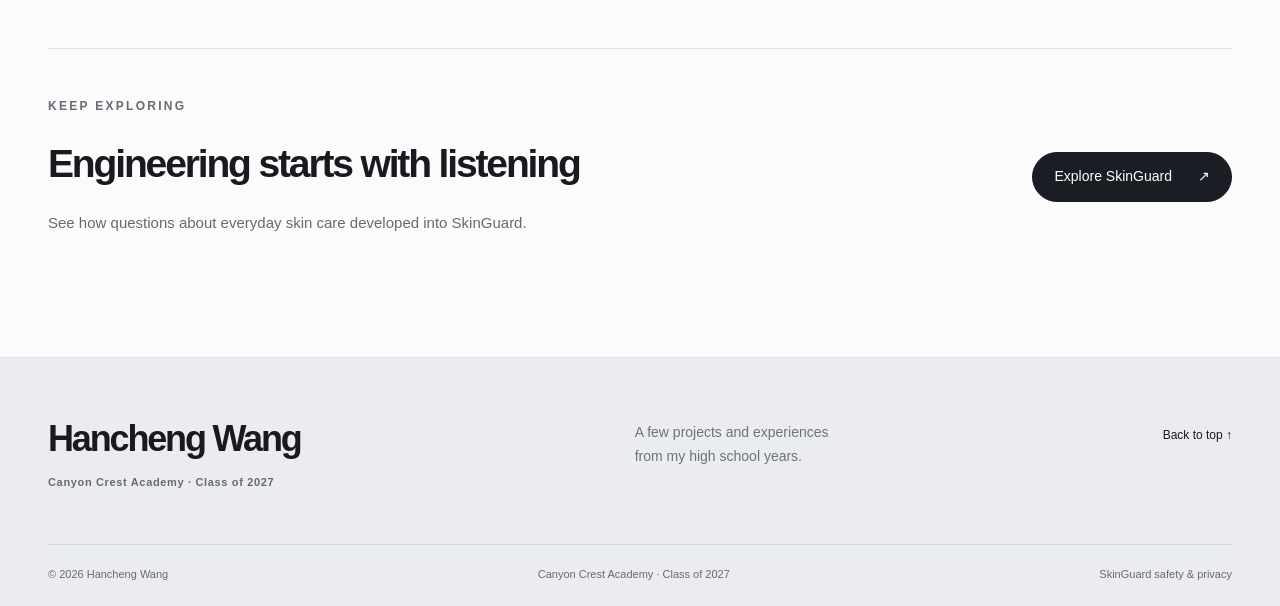
<file: community.html>
<!doctype html><html lang="en"><head><meta charset="utf-8"><meta name="viewport" content="width=device-width,initial-scale=1"><meta name="description" content="Hancheng Wang’s Super Joey Foundation service: sun-safety outreach, Ronald McDonald House meal service, and fundraising."><meta name="theme-color" content="#101115"><title>Community | Hancheng Wang</title><link rel="icon" href="assets/img/favicon.svg" type="image/svg+xml"><link rel="stylesheet" href="portfolio.css?v=20261102-qa"></head><body class="portfolio" id="top"><a class="p-skip" href="#main">Skip to content</a><header class="p-header"><div class="p-wrap p-header-inner"><a class="p-wordmark" href="index.html"><span class="p-monogram" aria-hidden="true">HW<span>·</span></span><span>Hancheng Wang<small>CANYON CREST ACADEMY</small></span></a><button class="p-menu" aria-label="Open navigation" aria-expanded="false" aria-controls="portfolio-nav">Menu <span aria-hidden="true">＋</span></button><nav id="portfolio-nav" class="p-nav" aria-label="Main navigation"><a href="index.html">Home</a><a href="skinguard.html">SkinGuard</a><a href="paper.html">Paper</a><a href="community.html" aria-current="page">Community</a><a href="badminton.html">Badminton</a><a href="summer.html">Summer programs</a><a href="about.html">About me</a></nav></div></header><main id="main"><section class="p-intro p-wrap"><p class="p-kicker">02 / COMMUNITY</p><h1>My work with<br><em>Super Joey</em></h1><p class="p-lead">I joined Super Joey in eighth grade. Since then, I’ve helped with fundraising, prepared meals at Ronald McDonald House, and organized sun-safety outreach.</p></section><section class="p-wrap p-community-hero"><div><img src="portfolio-joey-booth.jpg" alt="Hancheng at the Super Joey sun-safety outreach table" class="" loading="eager" decoding="async" fetchpriority="high"></div><aside><p class="p-kicker">SUPER JOEY FOUNDATION · CCA CLUB</p><h2>Our CCA club</h2><p>As president of our 23-member school club, I organize service and outreach opportunities with other students.</p><div class="p-mini-stat"><strong>23</strong><span>club members</span></div><div class="p-mini-stat"><strong>$3,000</strong><span>raised for Children’s Hospital Los Angeles</span></div><p class="p-small">Our CCA club received Go Gold Club recognition in September 2026.</p></aside></section>
<section class="p-section"><div class="p-wrap"><div class="p-section-head"><div><p class="p-kicker">01 / SUN SAFETY & OUTREACH</p><h2>Talking about<br>sun protection</h2></div><p>I organized a sun-protection outreach activity with fellow volunteers, sharing practical information and inviting community members to stop, ask questions, and learn about Super Joey.</p></div><div class="p-open-album"><div class="p-open-album-heading"><h3>Sun-safety event photographs</h3><span>2 photos</span></div><div class="p-album-content"><div class="p-gallery p-two"><figure class="p-photo "><a class="p-photo-open" href="portfolio-joey-booth.jpg" data-photo aria-label="Enlarge: Starting a conversation"><img src="portfolio-joey-booth.jpg" alt="Starting a conversation" class="" loading="lazy" decoding="async"></a><figcaption><strong>Starting a conversation</strong><span>At our Super Joey outreach table, with sun-protection materials and information about the foundation.</span></figcaption></figure><figure class="p-photo p-contain"><a class="p-photo-open" href="portfolio-joey-outreach.jpg" data-photo aria-label="Enlarge: A community effort"><img src="portfolio-joey-outreach.jpg" alt="A community effort" class="" loading="lazy" decoding="async"></a><figcaption><strong>A community effort</strong><span>A photo record of the event: volunteers, sun-safety displays, and a table prepared for visitors.</span></figcaption></figure></div></div></div></div></section>
<section class="p-section p-tint"><div class="p-wrap"><div class="p-section-head"><div><p class="p-kicker">02 / RONALD MCDONALD HOUSE</p><h2>Preparing and<br>serving meals</h2></div><p>At Ronald McDonald House, I prepared and served meals with other volunteers for families with children receiving medical care. I helped in the kitchen and at the serving counter.</p></div><div class="p-open-album"><div class="p-open-album-heading"><h3>Kitchen and meal-service photographs</h3><span>4 photos</span></div><div class="p-album-content"><div class="p-gallery p-three"><figure class="p-photo p-portrait"><a class="p-photo-open" href="portfolio-joey-kitchen.jpg" data-photo aria-label="Enlarge: Behind the scenes"><img src="portfolio-joey-kitchen.jpg" alt="Behind the scenes" class="" loading="lazy" decoding="async"></a><figcaption><strong>Behind the scenes</strong><span>Preparing ingredients in the kitchen before meal service.</span></figcaption></figure><figure class="p-photo "><a class="p-photo-open" href="portfolio-joey-serving-2.jpg" data-photo aria-label="Enlarge: At the serving counter"><img src="portfolio-joey-serving-2.jpg" alt="At the serving counter" class="" loading="lazy" decoding="async"></a><figcaption><strong>At the serving counter</strong><span>Working alongside fellow volunteers during meal service.</span></figcaption></figure><figure class="p-photo "><a class="p-photo-open" href="portfolio-joey-serving-1.jpg" data-photo aria-label="Enlarge: A meal, and a welcome"><img src="portfolio-joey-serving-1.jpg" alt="A meal, and a welcome" class="" loading="lazy" decoding="async"></a><figcaption><strong>A meal, and a welcome</strong><span>Helping at the counter as part of the volunteer meal team.</span></figcaption></figure></div><div class="p-wide-photo"><figure class="p-photo "><a class="p-photo-open" href="portfolio-joey-team.jpg" data-photo aria-label="Enlarge: Service is a team activity"><img src="portfolio-joey-team.jpg" alt="Service is a team activity" class="" loading="lazy" decoding="async"></a><figcaption><strong>Service is a team activity</strong><span>Our volunteer group at the meal-service counter.</span></figcaption></figure></div></div></div></div></section>
<section class="p-section"><div class="p-wrap p-split"><div><p class="p-kicker">03 / FUNDRAISING & CONTINUITY</p><h2>From eighth grade<br>to club leadership</h2><p>I began participating in Super Joey fundraising in eighth grade. Over time, I took on more responsibility, helping organize activities and bring other students into the work.</p><p>Our fundraising supported Children’s Hospital Los Angeles. The check presentation records a $3,000 contribution—a result made possible by a group of volunteers and supporters.</p><figure class="p-photo p-small-photo"><a class="p-photo-open" href="portfolio-joey-event.jpg" data-photo aria-label="Enlarge: Part of the Super Joey community"><img src="portfolio-joey-event.jpg" alt="Part of the Super Joey community" class="" loading="lazy" decoding="async"></a><figcaption><strong>Part of the Super Joey community</strong><span>At a Super Joey Foundation event.</span></figcaption></figure></div><figure class="p-photo p-contain"><a class="p-photo-open" href="portfolio-joey-donation.jpg" data-photo aria-label="Enlarge: A shared contribution"><img src="portfolio-joey-donation.jpg" alt="A shared contribution" class="" loading="lazy" decoding="async"></a><figcaption><strong>A shared contribution</strong><span>Presenting a $3,000 Super Joey Foundation donation to Children’s Hospital Los Angeles.</span></figcaption></figure></div></section><section class="p-section"><div class="p-wrap p-next"><div><p class="p-kicker">KEEP EXPLORING</p><h2>Engineering starts with listening</h2><p>See how questions about everyday skin care developed into SkinGuard.</p></div><a class="p-btn" href="skinguard.html">Explore SkinGuard<span aria-hidden="true"> ↗</span></a></div></section></main><footer class="p-footer"><div class="p-wrap"><div class="p-footer-top"><a class="p-footer-name" href="about.html">Hancheng Wang<span>Canyon Crest Academy · Class of 2027</span></a><p>A few projects and experiences<br>from my high school years.</p><a class="p-top" href="#top">Back to top ↑</a></div><div class="p-footer-bottom"><span>© 2026 Hancheng Wang</span><span>Canyon Crest Academy · Class of 2027</span><a href="safety.html">SkinGuard safety & privacy</a></div></div></footer><dialog class="p-lightbox" aria-label="Photograph"><button class="p-lightbox-close" autofocus aria-label="Close photograph">Close ×</button><img alt=""><p></p></dialog><script src="portfolio.js?v=20261102-qa"></script></body></html>
</file>
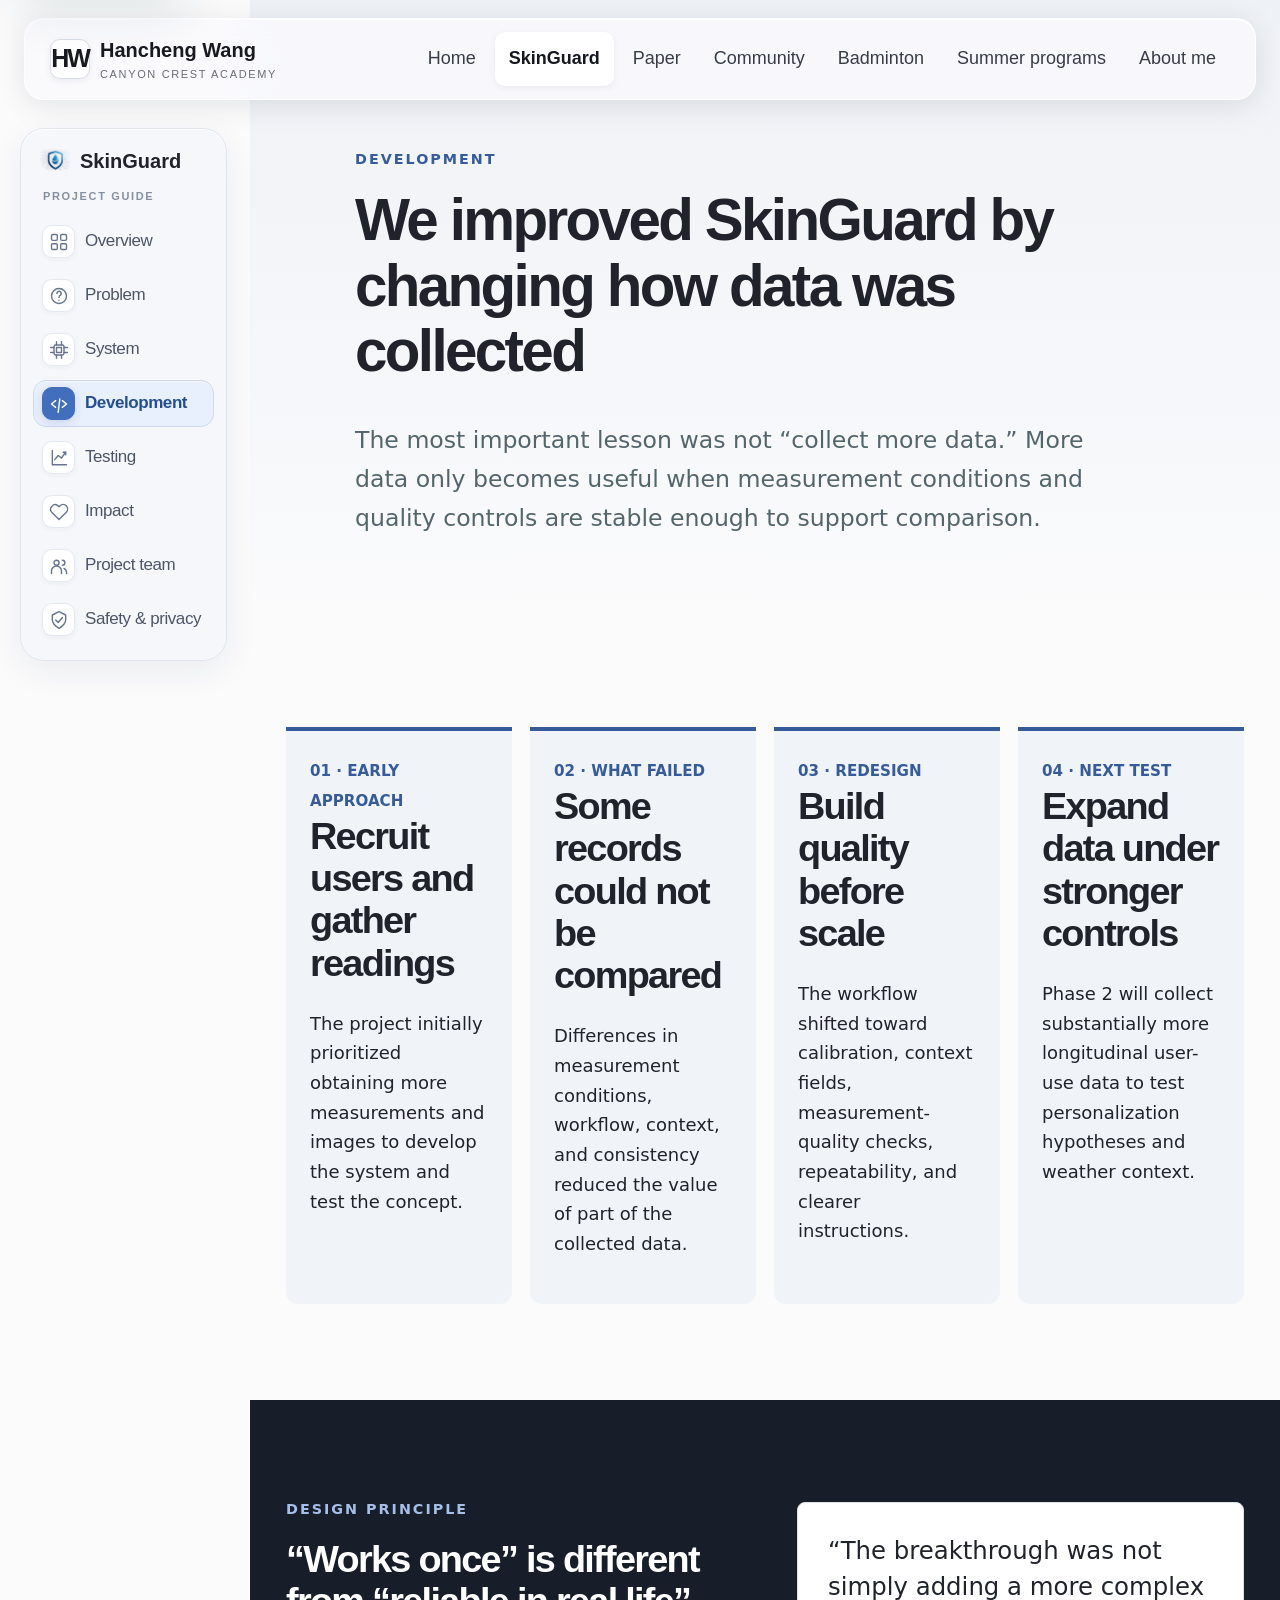
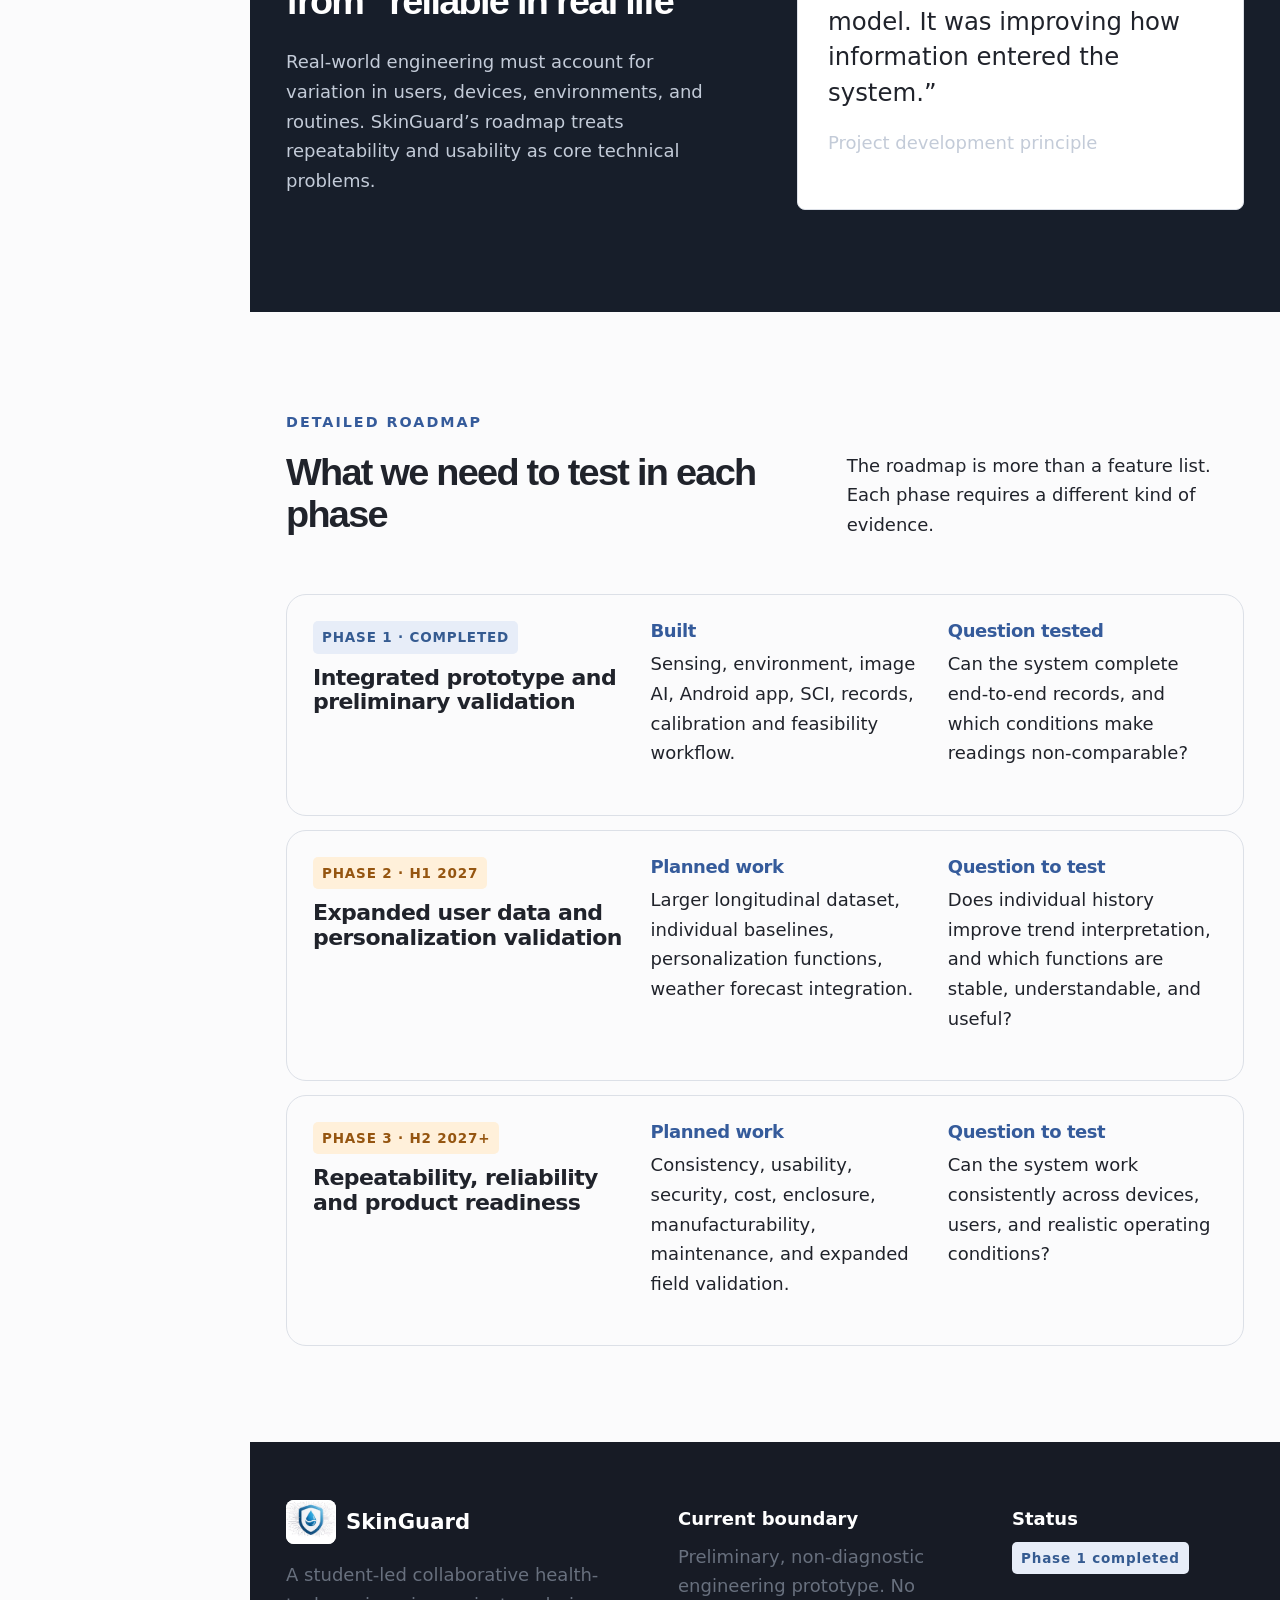
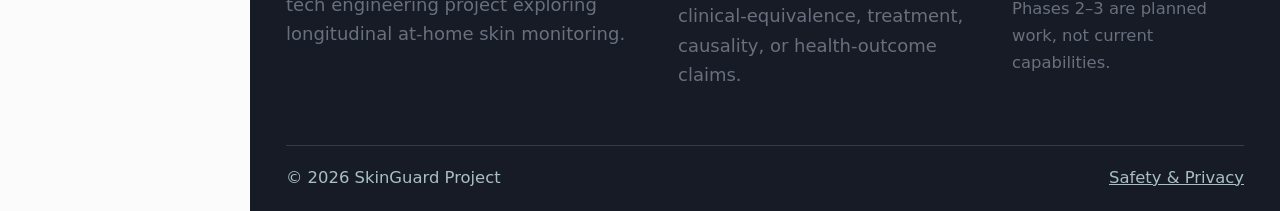
<file: development.html>
<!doctype html>
<html lang="en">
<head>
  <meta charset="utf-8">
  <meta name="viewport" content="width=device-width, initial-scale=1">
  <meta name="description" content="SkinGuard engineering development, failure, redesign, and three-phase roadmap.">
  <meta name="theme-color" content="#101115">
  <title>Development | SkinGuard</title>
  <link rel="icon" href="assets/img/favicon.svg" type="image/svg+xml">
  <link rel="manifest" href="site.webmanifest">
  <link rel="stylesheet" href="project.css?v=20261102-paper">
  <link rel="stylesheet" href="portfolio.css?v=20261102-qa">
</head>
<body class="tech-site" id="top">
  <a class="skip-link" href="#main">Skip to content</a>
  <header class="p-header"><div class="p-wrap p-header-inner"><a class="p-wordmark" href="index.html"><span class="p-monogram" aria-hidden="true">HW<span>·</span></span><span>Hancheng Wang<small>CANYON CREST ACADEMY</small></span></a><button class="p-menu" aria-label="Open navigation" aria-expanded="false" aria-controls="portfolio-nav">Menu <span aria-hidden="true">＋</span></button><nav id="portfolio-nav" class="p-nav" aria-label="Main navigation"><a href="index.html">Home</a><a href="skinguard.html" aria-current="page">SkinGuard</a><a href="paper.html">Paper</a><a href="community.html">Community</a><a href="badminton.html">Badminton</a><a href="summer.html">Summer programs</a><a href="about.html">About me</a></nav></div></header><aside class="p-project-nav p-project-dock" aria-label="SkinGuard project guide"><div class="p-wrap"><a class="p-project-brand" href="skinguard.html"><img src="assets/img/logo.png" alt="">SkinGuard</a><p class="p-dock-caption">PROJECT GUIDE</p><nav aria-label="SkinGuard project navigation"><a class="p-dock-item" href="skinguard.html"><span class="p-dock-icon p-dock-overview" aria-hidden="true"><svg viewBox="0 0 24 24" fill="none" stroke="currentColor" stroke-width="1.7" stroke-linecap="round" stroke-linejoin="round"><rect x="3" y="3" width="7" height="7" rx="1.5"/><rect x="14" y="3" width="7" height="7" rx="1.5"/><rect x="3" y="14" width="7" height="7" rx="1.5"/><rect x="14" y="14" width="7" height="7" rx="1.5"/></svg></span><span class="p-dock-label">Overview</span></a><a class="p-dock-item" href="problem.html"><span class="p-dock-icon p-dock-problem" aria-hidden="true"><svg viewBox="0 0 24 24" fill="none" stroke="currentColor" stroke-width="1.7" stroke-linecap="round" stroke-linejoin="round"><circle cx="12" cy="12" r="9"/><path d="M9.5 9a2.6 2.6 0 1 1 4.2 2c-1.4.8-1.7 1.2-1.7 2.5M12 17h.01"/></svg></span><span class="p-dock-label">Problem</span></a><a class="p-dock-item" href="system.html"><span class="p-dock-icon p-dock-system" aria-hidden="true"><svg viewBox="0 0 24 24" fill="none" stroke="currentColor" stroke-width="1.7" stroke-linecap="round" stroke-linejoin="round"><rect x="6" y="6" width="12" height="12" rx="2"/><path d="M9 2v4m6-4v4M9 18v4m6-4v4M2 9h4m-4 6h4m12-6h4m-4 6h4M9 9h6v6H9z"/></svg></span><span class="p-dock-label">System</span></a><a class="p-dock-item" href="development.html" aria-current="page"><span class="p-dock-icon p-dock-development" aria-hidden="true"><svg viewBox="0 0 24 24" fill="none" stroke="currentColor" stroke-width="1.7" stroke-linecap="round" stroke-linejoin="round"><path d="m8 8-5 4 5 4m8-8 5 4-5 4m-3-10-2 16"/></svg></span><span class="p-dock-label">Development</span></a><a class="p-dock-item" href="testing.html"><span class="p-dock-icon p-dock-testing" aria-hidden="true"><svg viewBox="0 0 24 24" fill="none" stroke="currentColor" stroke-width="1.7" stroke-linecap="round" stroke-linejoin="round"><path d="M4 3v17h17M7 14l4-5 4 3 5-7"/><path d="M17 5h3v3"/></svg></span><span class="p-dock-label">Testing</span></a><a class="p-dock-item" href="impact.html"><span class="p-dock-icon p-dock-impact" aria-hidden="true"><svg viewBox="0 0 24 24" fill="none" stroke="currentColor" stroke-width="1.7" stroke-linecap="round" stroke-linejoin="round"><path d="M20.8 4.6a5.4 5.4 0 0 0-7.6 0L12 5.8l-1.2-1.2a5.4 5.4 0 0 0-7.6 7.6L12 21l8.8-8.8a5.4 5.4 0 0 0 0-7.6Z"/></svg></span><span class="p-dock-label">Impact</span></a><a class="p-dock-item" href="team.html"><span class="p-dock-icon p-dock-team" aria-hidden="true"><svg viewBox="0 0 24 24" fill="none" stroke="currentColor" stroke-width="1.7" stroke-linecap="round" stroke-linejoin="round"><circle cx="9" cy="8" r="3"/><path d="M3 21v-3a6 6 0 0 1 12 0v3M16 5a3 3 0 0 1 0 6m2 4a5 5 0 0 1 3 4v2"/></svg></span><span class="p-dock-label">Project team</span></a><a class="p-dock-item" href="safety.html"><span class="p-dock-icon p-dock-safety" aria-hidden="true"><svg viewBox="0 0 24 24" fill="none" stroke="currentColor" stroke-width="1.7" stroke-linecap="round" stroke-linejoin="round"><path d="m12 2 8 4v6c0 5-8 10-8 10S4 17 4 12V6l8-4Z"/><path d="m8 12 3 3 5-6"/></svg></span><span class="p-dock-label">Safety & privacy</span></a></nav></div></aside>
  <main id="main">
<section class="page-hero"><div class="shell narrow reveal"><p class="eyebrow">DEVELOPMENT</p><h1>We improved SkinGuard by changing how data was collected</h1><p class="lead">The most important lesson was not “collect more data.” More data only becomes useful when measurement conditions and quality controls are stable enough to support comparison.</p></div></section>
<section class="section"><div class="shell"><div class="failure-story">
  <article class="failure-step reveal"><span>01 · EARLY APPROACH</span><h2>Recruit users and gather readings</h2><p>The project initially prioritized obtaining more measurements and images to develop the system and test the concept.</p></article>
  <article class="failure-step reveal delay-1"><span>02 · WHAT FAILED</span><h2>Some records could not be compared</h2><p>Differences in measurement conditions, workflow, context, and consistency reduced the value of part of the collected data.</p></article>
  <article class="failure-step reveal delay-2"><span>03 · REDESIGN</span><h2>Build quality before scale</h2><p>The workflow shifted toward calibration, context fields, measurement-quality checks, repeatability, and clearer instructions.</p></article>
  <article class="failure-step reveal delay-3"><span>04 · NEXT TEST</span><h2>Expand data under stronger controls</h2><p>Phase 2 will collect substantially more longitudinal user-use data to test personalization hypotheses and weather context.</p></article>
</div></div></section>
<section class="section section-dark"><div class="shell two-col align-center"><div class="reveal"><p class="eyebrow light">DESIGN PRINCIPLE</p><h2>“Works once” is different from “reliable in real life”</h2><p>Real-world engineering must account for variation in users, devices, environments, and routines. SkinGuard’s roadmap treats repeatability and usability as core technical problems.</p></div><div class="quote-card reveal delay-1"><blockquote>“The breakthrough was not simply adding a more complex model. It was improving how information entered the system.”</blockquote><p>Project development principle</p></div></div></section>
<section class="section"><div class="shell"><div class="section-heading split-heading reveal"><div><p class="eyebrow">DETAILED ROADMAP</p><h2>What we need to test in each phase</h2></div><p>The roadmap is more than a feature list. Each phase requires a different kind of evidence.</p></div>
<div class="roadmap-detailed">
<article class="roadmap-row reveal"><div><span class="status completed">PHASE 1 · COMPLETED</span><h3>Integrated prototype and preliminary validation</h3></div><div><h4>Built</h4><p>Sensing, environment, image AI, Android app, SCI, records, calibration and feasibility workflow.</p></div><div><h4>Question tested</h4><p>Can the system complete end-to-end records, and which conditions make readings non-comparable?</p></div></article>
<article class="roadmap-row reveal"><div><span class="status planned">PHASE 2 · H1 2027</span><h3>Expanded user data and personalization validation</h3></div><div><h4>Planned work</h4><p>Larger longitudinal dataset, individual baselines, personalization functions, weather forecast integration.</p></div><div><h4>Question to test</h4><p>Does individual history improve trend interpretation, and which functions are stable, understandable, and useful?</p></div></article>
<article class="roadmap-row reveal"><div><span class="status planned">PHASE 3 · H2 2027+</span><h3>Repeatability, reliability and product readiness</h3></div><div><h4>Planned work</h4><p>Consistency, usability, security, cost, enclosure, manufacturability, maintenance, and expanded field validation.</p></div><div><h4>Question to test</h4><p>Can the system work consistently across devices, users, and realistic operating conditions?</p></div></article>
</div></div></section>
</main>
  <footer class="site-footer">
      <div class="shell footer-grid">
        <div>
          <a class="brand footer-brand" href="skinguard.html"><img class="official-logo" src="assets/img/logo.png" alt="SkinGuard official shield and water-drop logo"><span>SkinGuard</span></a>
          <p class="muted">A student-led collaborative health-tech engineering project exploring longitudinal at-home skin monitoring.</p>
        </div>
        <div>
          <p class="footer-label">Current boundary</p>
          <p class="muted">Preliminary, non-diagnostic engineering prototype. No clinical-equivalence, treatment, causality, or health-outcome claims.</p>
        </div>
        <div>
          <p class="footer-label">Status</p>
          <p><span class="status completed">Phase 1 completed</span></p>
          <p class="muted small">Phases 2–3 are planned work, not current capabilities.</p>
        </div>
      </div>
      <div class="shell footer-bottom"><span>© 2026 SkinGuard Project</span><a href="safety.html">Safety & Privacy</a></div>
    </footer>
  <script src="assets/js/main.js"></script>
<script src="portfolio.js?v=20261102-qa"></script>
</body>
</html>
</file>
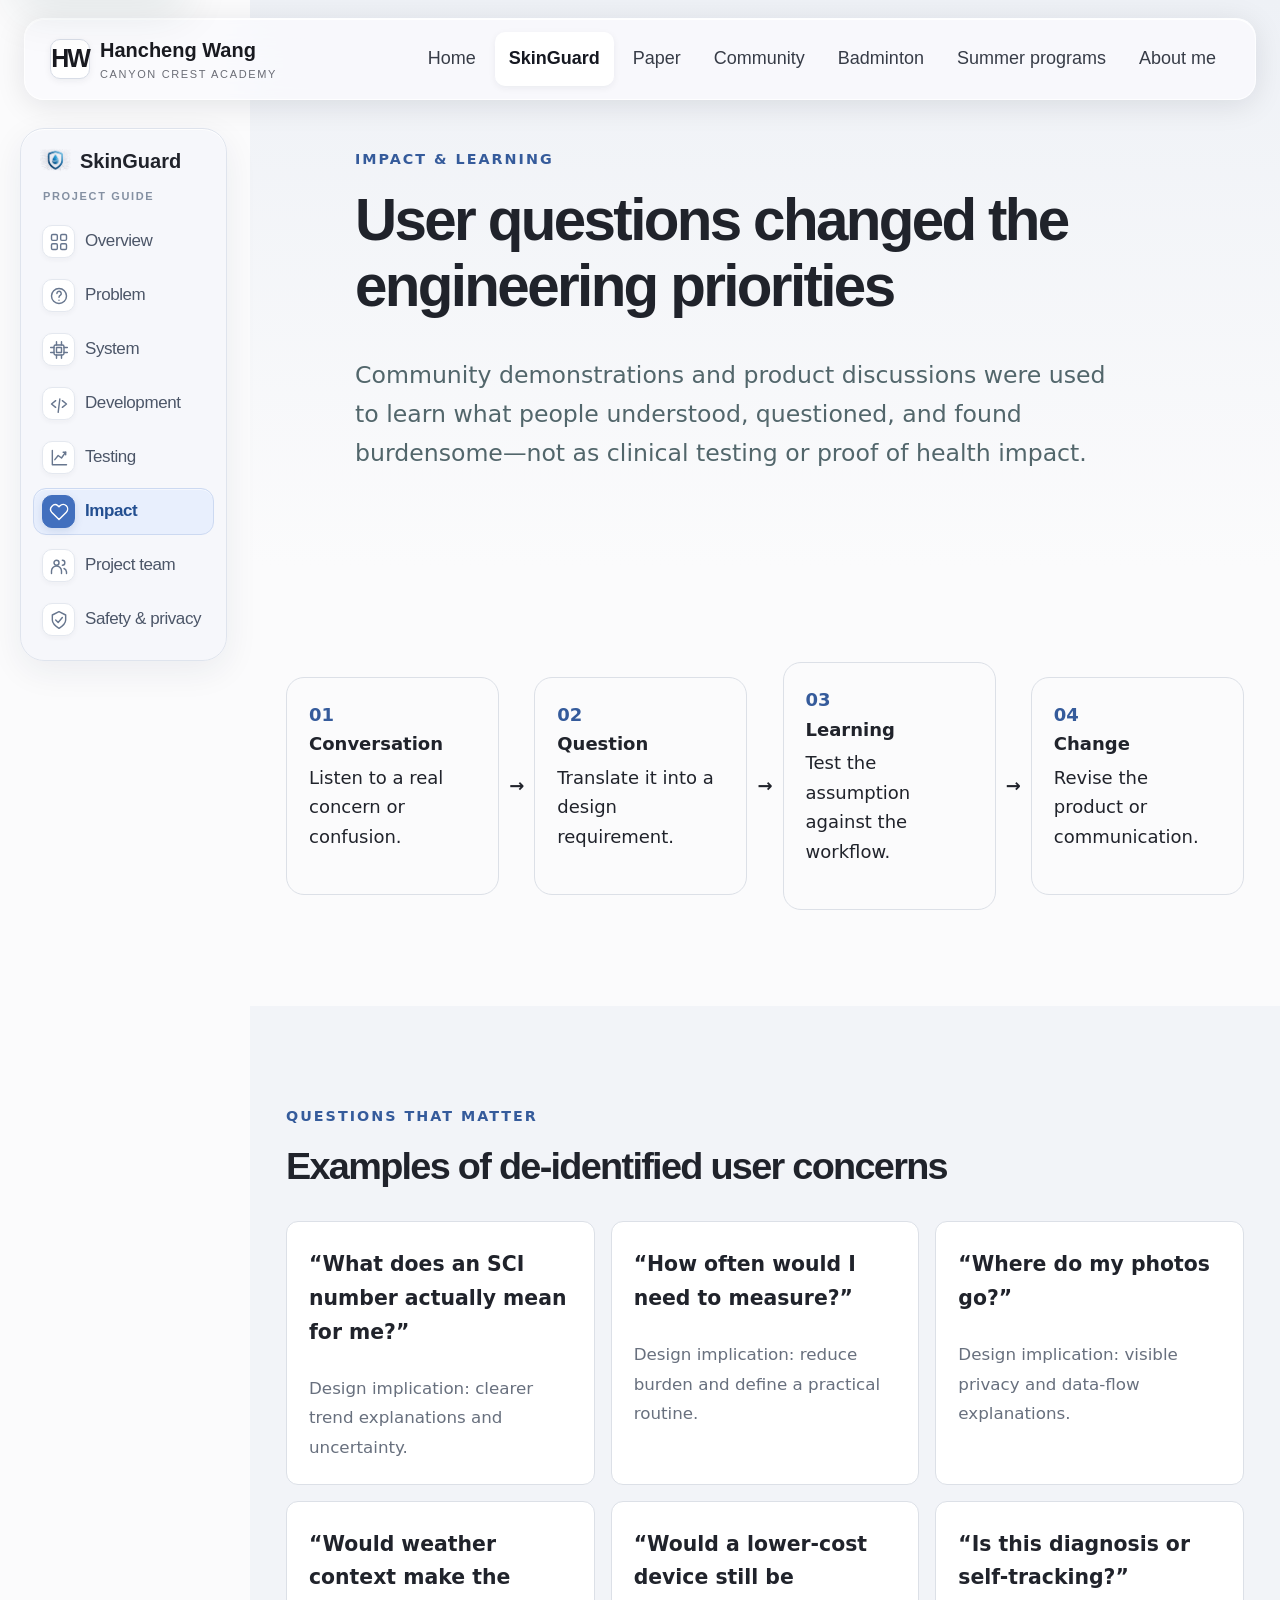
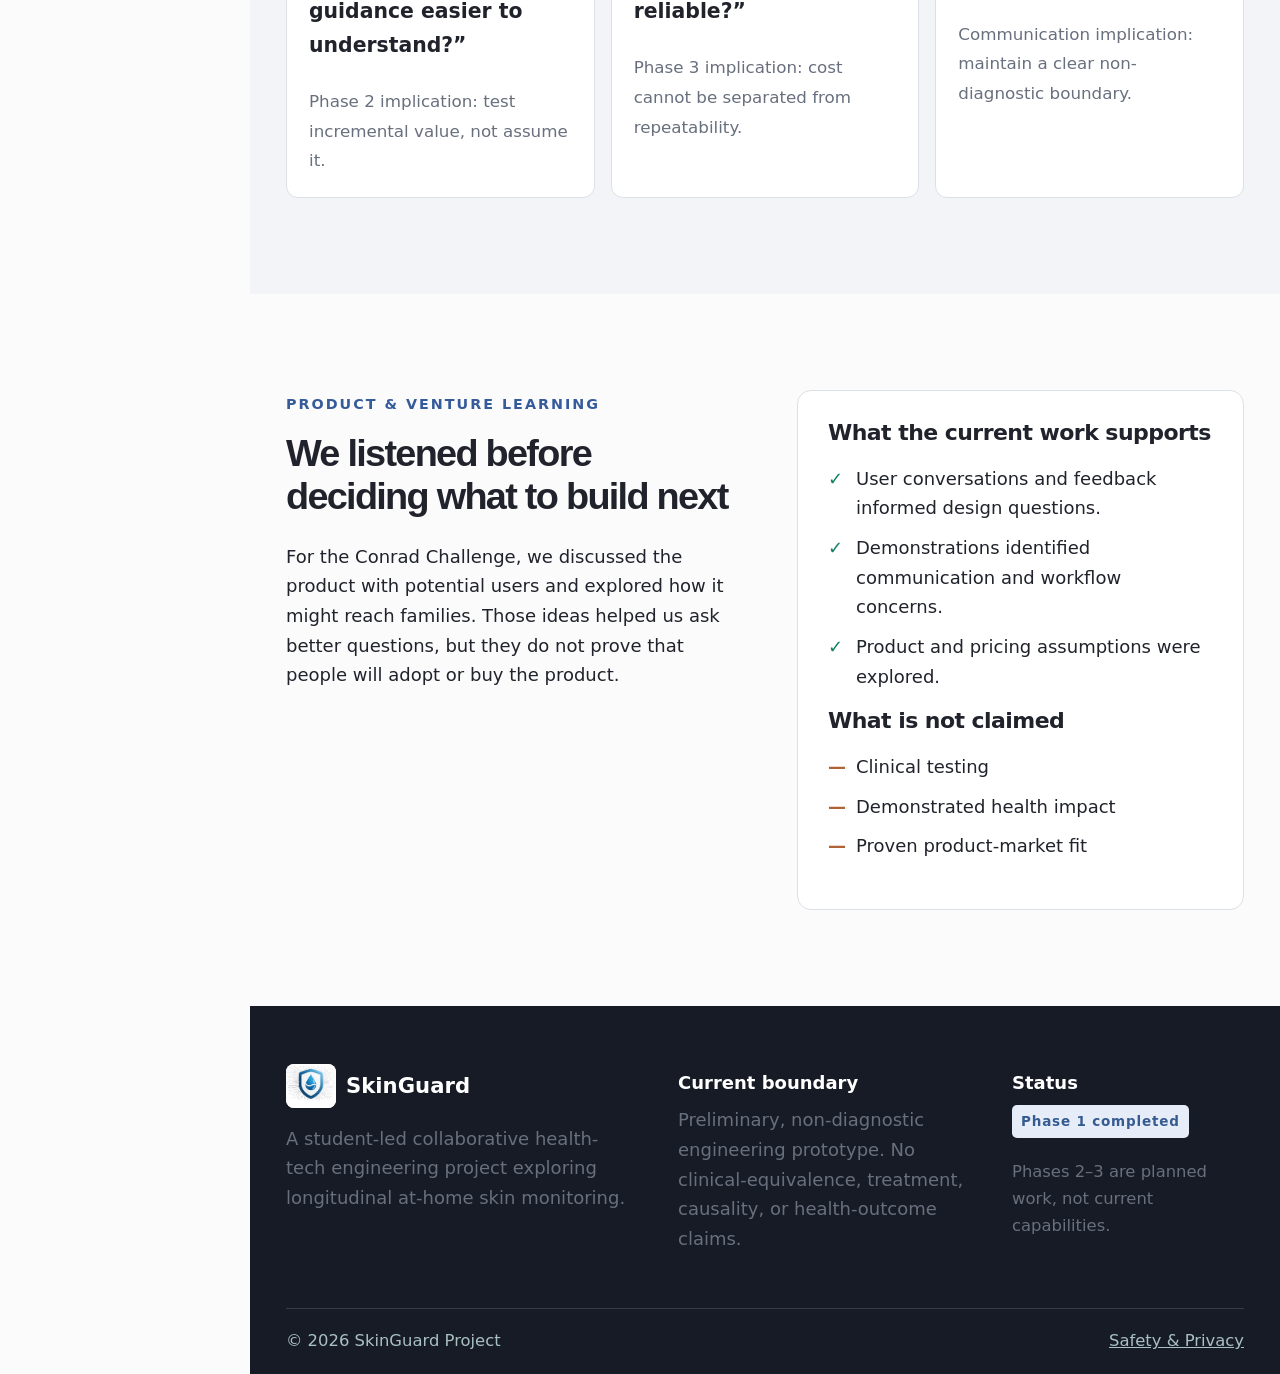
<file: impact.html>
<!doctype html>
<html lang="en">
<head>
  <meta charset="utf-8">
  <meta name="viewport" content="width=device-width, initial-scale=1">
  <meta name="description" content="How user questions and community feedback informed SkinGuard engineering and product learning.">
  <meta name="theme-color" content="#101115">
  <title>Impact | SkinGuard</title>
  <link rel="icon" href="assets/img/favicon.svg" type="image/svg+xml">
  <link rel="manifest" href="site.webmanifest">
  <link rel="stylesheet" href="project.css?v=20261102-paper">
  <link rel="stylesheet" href="portfolio.css?v=20261102-qa">
</head>
<body class="tech-site" id="top">
  <a class="skip-link" href="#main">Skip to content</a>
  <header class="p-header"><div class="p-wrap p-header-inner"><a class="p-wordmark" href="index.html"><span class="p-monogram" aria-hidden="true">HW<span>·</span></span><span>Hancheng Wang<small>CANYON CREST ACADEMY</small></span></a><button class="p-menu" aria-label="Open navigation" aria-expanded="false" aria-controls="portfolio-nav">Menu <span aria-hidden="true">＋</span></button><nav id="portfolio-nav" class="p-nav" aria-label="Main navigation"><a href="index.html">Home</a><a href="skinguard.html" aria-current="page">SkinGuard</a><a href="paper.html">Paper</a><a href="community.html">Community</a><a href="badminton.html">Badminton</a><a href="summer.html">Summer programs</a><a href="about.html">About me</a></nav></div></header><aside class="p-project-nav p-project-dock" aria-label="SkinGuard project guide"><div class="p-wrap"><a class="p-project-brand" href="skinguard.html"><img src="assets/img/logo.png" alt="">SkinGuard</a><p class="p-dock-caption">PROJECT GUIDE</p><nav aria-label="SkinGuard project navigation"><a class="p-dock-item" href="skinguard.html"><span class="p-dock-icon p-dock-overview" aria-hidden="true"><svg viewBox="0 0 24 24" fill="none" stroke="currentColor" stroke-width="1.7" stroke-linecap="round" stroke-linejoin="round"><rect x="3" y="3" width="7" height="7" rx="1.5"/><rect x="14" y="3" width="7" height="7" rx="1.5"/><rect x="3" y="14" width="7" height="7" rx="1.5"/><rect x="14" y="14" width="7" height="7" rx="1.5"/></svg></span><span class="p-dock-label">Overview</span></a><a class="p-dock-item" href="problem.html"><span class="p-dock-icon p-dock-problem" aria-hidden="true"><svg viewBox="0 0 24 24" fill="none" stroke="currentColor" stroke-width="1.7" stroke-linecap="round" stroke-linejoin="round"><circle cx="12" cy="12" r="9"/><path d="M9.5 9a2.6 2.6 0 1 1 4.2 2c-1.4.8-1.7 1.2-1.7 2.5M12 17h.01"/></svg></span><span class="p-dock-label">Problem</span></a><a class="p-dock-item" href="system.html"><span class="p-dock-icon p-dock-system" aria-hidden="true"><svg viewBox="0 0 24 24" fill="none" stroke="currentColor" stroke-width="1.7" stroke-linecap="round" stroke-linejoin="round"><rect x="6" y="6" width="12" height="12" rx="2"/><path d="M9 2v4m6-4v4M9 18v4m6-4v4M2 9h4m-4 6h4m12-6h4m-4 6h4M9 9h6v6H9z"/></svg></span><span class="p-dock-label">System</span></a><a class="p-dock-item" href="development.html"><span class="p-dock-icon p-dock-development" aria-hidden="true"><svg viewBox="0 0 24 24" fill="none" stroke="currentColor" stroke-width="1.7" stroke-linecap="round" stroke-linejoin="round"><path d="m8 8-5 4 5 4m8-8 5 4-5 4m-3-10-2 16"/></svg></span><span class="p-dock-label">Development</span></a><a class="p-dock-item" href="testing.html"><span class="p-dock-icon p-dock-testing" aria-hidden="true"><svg viewBox="0 0 24 24" fill="none" stroke="currentColor" stroke-width="1.7" stroke-linecap="round" stroke-linejoin="round"><path d="M4 3v17h17M7 14l4-5 4 3 5-7"/><path d="M17 5h3v3"/></svg></span><span class="p-dock-label">Testing</span></a><a class="p-dock-item" href="impact.html" aria-current="page"><span class="p-dock-icon p-dock-impact" aria-hidden="true"><svg viewBox="0 0 24 24" fill="none" stroke="currentColor" stroke-width="1.7" stroke-linecap="round" stroke-linejoin="round"><path d="M20.8 4.6a5.4 5.4 0 0 0-7.6 0L12 5.8l-1.2-1.2a5.4 5.4 0 0 0-7.6 7.6L12 21l8.8-8.8a5.4 5.4 0 0 0 0-7.6Z"/></svg></span><span class="p-dock-label">Impact</span></a><a class="p-dock-item" href="team.html"><span class="p-dock-icon p-dock-team" aria-hidden="true"><svg viewBox="0 0 24 24" fill="none" stroke="currentColor" stroke-width="1.7" stroke-linecap="round" stroke-linejoin="round"><circle cx="9" cy="8" r="3"/><path d="M3 21v-3a6 6 0 0 1 12 0v3M16 5a3 3 0 0 1 0 6m2 4a5 5 0 0 1 3 4v2"/></svg></span><span class="p-dock-label">Project team</span></a><a class="p-dock-item" href="safety.html"><span class="p-dock-icon p-dock-safety" aria-hidden="true"><svg viewBox="0 0 24 24" fill="none" stroke="currentColor" stroke-width="1.7" stroke-linecap="round" stroke-linejoin="round"><path d="m12 2 8 4v6c0 5-8 10-8 10S4 17 4 12V6l8-4Z"/><path d="m8 12 3 3 5-6"/></svg></span><span class="p-dock-label">Safety & privacy</span></a></nav></div></aside>
  <main id="main">
<section class="page-hero"><div class="shell narrow reveal"><p class="eyebrow">IMPACT & LEARNING</p><h1>User questions changed the engineering priorities</h1><p class="lead">Community demonstrations and product discussions were used to learn what people understood, questioned, and found burdensome—not as clinical testing or proof of health impact.</p></div></section>
<section class="section"><div class="shell"><div class="learning-loop reveal"><div><span>01</span><strong>Conversation</strong><p>Listen to a real concern or confusion.</p></div><b>→</b><div><span>02</span><strong>Question</strong><p>Translate it into a design requirement.</p></div><b>→</b><div><span>03</span><strong>Learning</strong><p>Test the assumption against the workflow.</p></div><b>→</b><div><span>04</span><strong>Change</strong><p>Revise the product or communication.</p></div></div></div></section>
<section class="section section-tint"><div class="shell"><div class="section-heading reveal"><p class="eyebrow">QUESTIONS THAT MATTER</p><h2>Examples of de-identified user concerns</h2></div><div class="question-grid">
<article class="question-card reveal"><p>“What does an SCI number actually mean for me?”</p><span>Design implication: clearer trend explanations and uncertainty.</span></article>
<article class="question-card reveal delay-1"><p>“How often would I need to measure?”</p><span>Design implication: reduce burden and define a practical routine.</span></article>
<article class="question-card reveal delay-2"><p>“Where do my photos go?”</p><span>Design implication: visible privacy and data-flow explanations.</span></article>
<article class="question-card reveal delay-3"><p>“Would weather context make the guidance easier to understand?”</p><span>Phase 2 implication: test incremental value, not assume it.</span></article>
<article class="question-card reveal delay-4"><p>“Would a lower-cost device still be reliable?”</p><span>Phase 3 implication: cost cannot be separated from repeatability.</span></article>
<article class="question-card reveal delay-5"><p>“Is this diagnosis or self-tracking?”</p><span>Communication implication: maintain a clear non-diagnostic boundary.</span></article>
</div></div></section>
<section class="section"><div class="shell two-col"><div class="reveal"><p class="eyebrow">PRODUCT & VENTURE LEARNING</p><h2>We listened before deciding what to build next</h2><p>For the Conrad Challenge, we discussed the product with potential users and explored how it might reach families. Those ideas helped us ask better questions, but they do not prove that people will adopt or buy the product.</p></div><div class="panel reveal delay-1"><h3>What the current work supports</h3><ul class="check-list"><li>User conversations and feedback informed design questions.</li><li>Demonstrations identified communication and workflow concerns.</li><li>Product and pricing assumptions were explored.</li></ul><h3>What is not claimed</h3><ul class="x-list"><li>Clinical testing</li><li>Demonstrated health impact</li><li>Proven product-market fit</li></ul></div></div></section>
</main>
  <footer class="site-footer">
      <div class="shell footer-grid">
        <div>
          <a class="brand footer-brand" href="skinguard.html"><img class="official-logo" src="assets/img/logo.png" alt="SkinGuard official shield and water-drop logo"><span>SkinGuard</span></a>
          <p class="muted">A student-led collaborative health-tech engineering project exploring longitudinal at-home skin monitoring.</p>
        </div>
        <div>
          <p class="footer-label">Current boundary</p>
          <p class="muted">Preliminary, non-diagnostic engineering prototype. No clinical-equivalence, treatment, causality, or health-outcome claims.</p>
        </div>
        <div>
          <p class="footer-label">Status</p>
          <p><span class="status completed">Phase 1 completed</span></p>
          <p class="muted small">Phases 2–3 are planned work, not current capabilities.</p>
        </div>
      </div>
      <div class="shell footer-bottom"><span>© 2026 SkinGuard Project</span><a href="safety.html">Safety & Privacy</a></div>
    </footer>
  <script src="assets/js/main.js"></script>
<script src="portfolio.js?v=20261102-qa"></script>
</body>
</html>
</file>
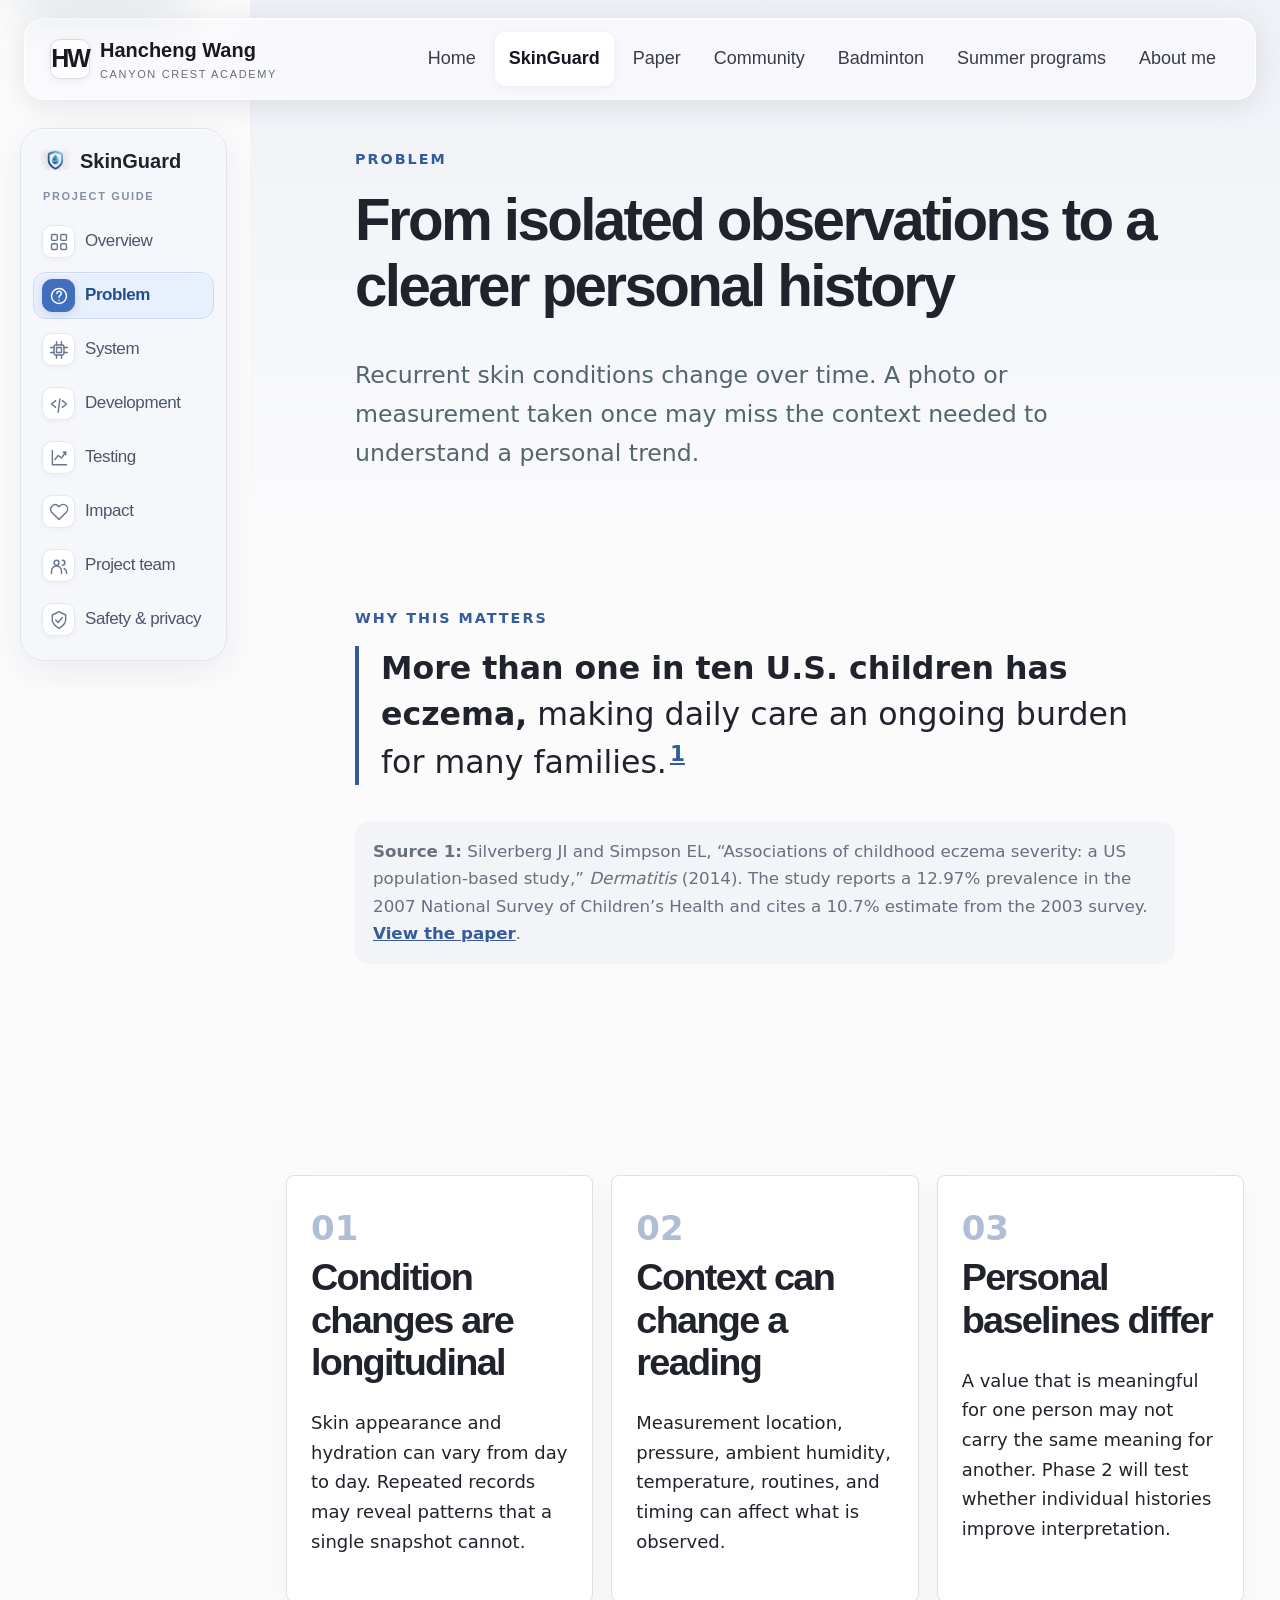
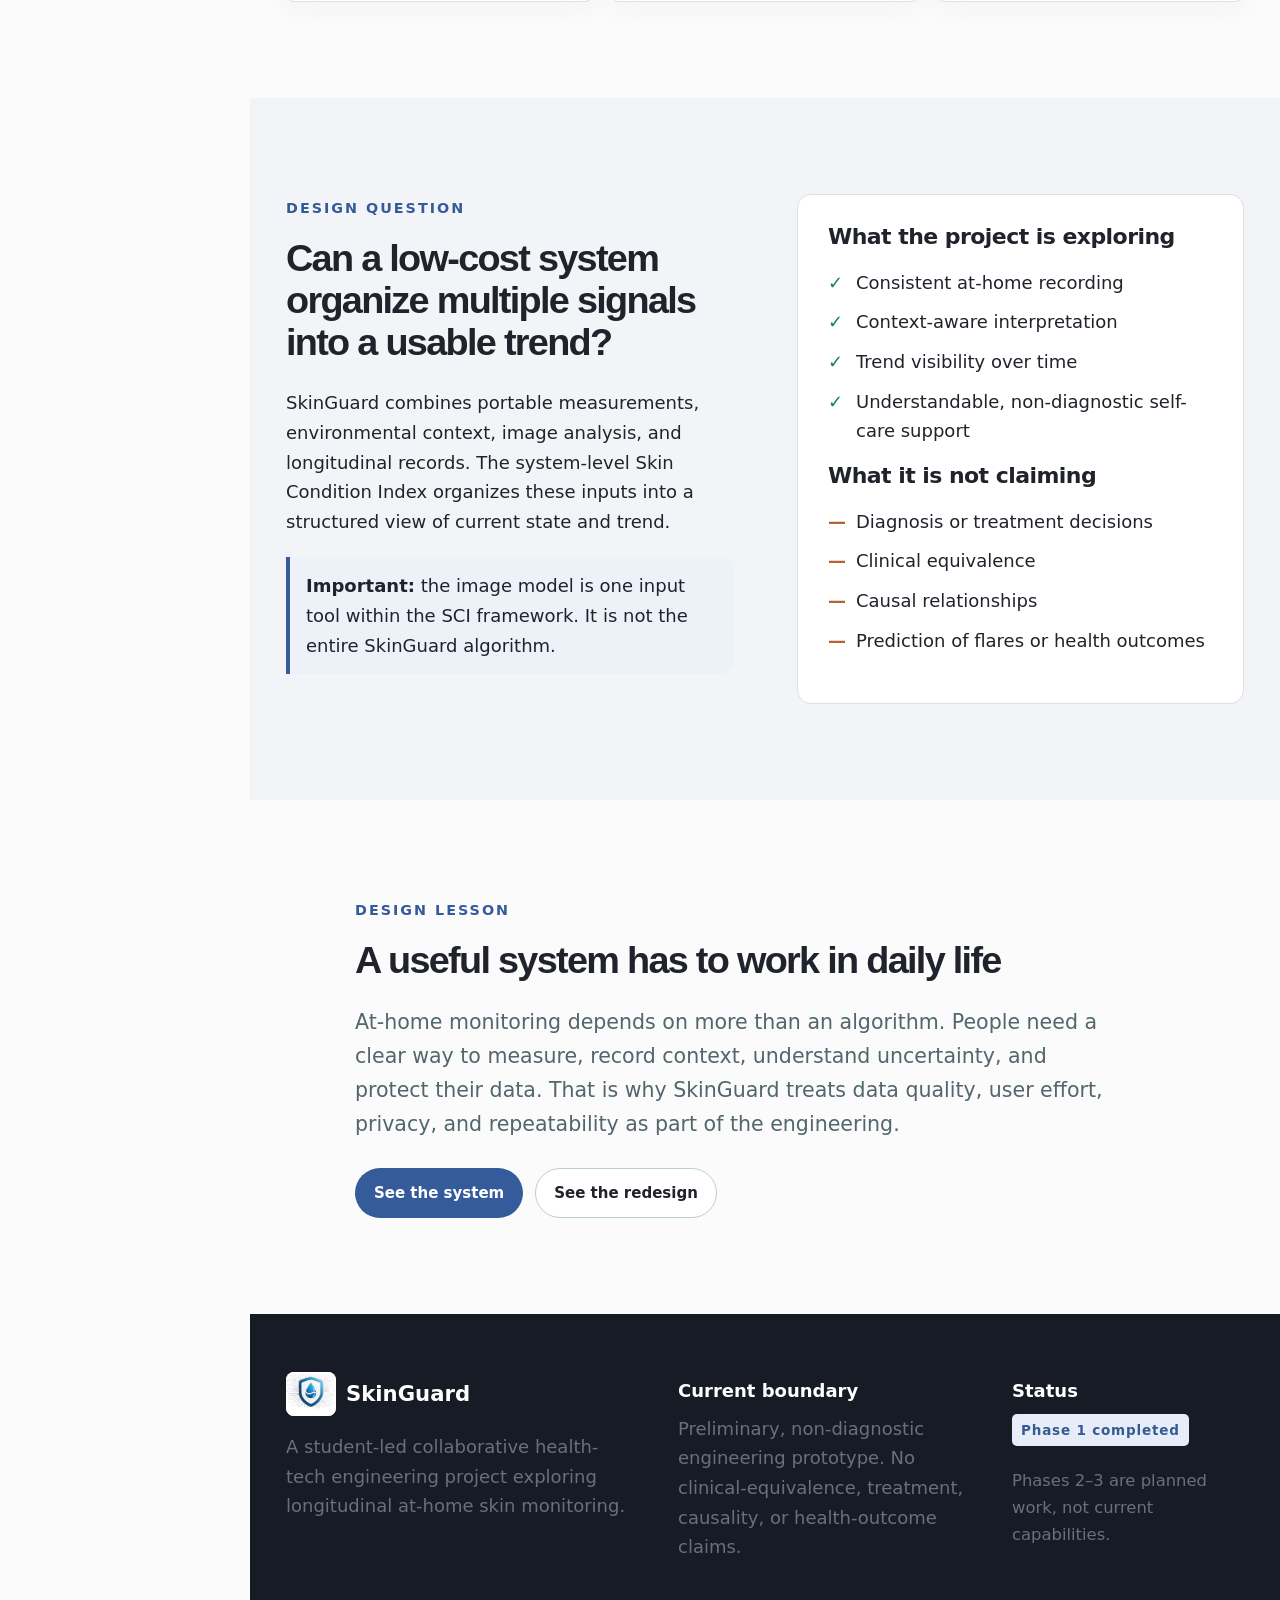
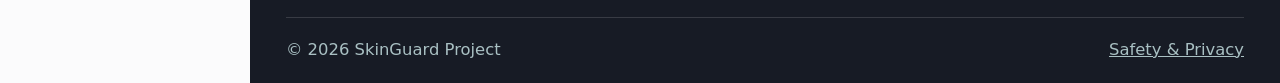
<file: problem.html>
<!doctype html>
<html lang="en">
<head>
  <meta charset="utf-8">
  <meta name="viewport" content="width=device-width, initial-scale=1">
  <meta name="description" content="Why SkinGuard explores longitudinal context for non-diagnostic at-home skin monitoring.">
  <meta name="theme-color" content="#101115">
  <title>Problem | SkinGuard</title>
  <link rel="icon" href="assets/img/favicon.svg" type="image/svg+xml">
  <link rel="manifest" href="site.webmanifest">
  <link rel="stylesheet" href="project.css?v=20261102-paper">
  <link rel="stylesheet" href="portfolio.css?v=20261102-qa">
</head>
<body class="tech-site" id="top">
  <a class="skip-link" href="#main">Skip to content</a>
  <header class="p-header"><div class="p-wrap p-header-inner"><a class="p-wordmark" href="index.html"><span class="p-monogram" aria-hidden="true">HW<span>·</span></span><span>Hancheng Wang<small>CANYON CREST ACADEMY</small></span></a><button class="p-menu" aria-label="Open navigation" aria-expanded="false" aria-controls="portfolio-nav">Menu <span aria-hidden="true">＋</span></button><nav id="portfolio-nav" class="p-nav" aria-label="Main navigation"><a href="index.html">Home</a><a href="skinguard.html" aria-current="page">SkinGuard</a><a href="paper.html">Paper</a><a href="community.html">Community</a><a href="badminton.html">Badminton</a><a href="summer.html">Summer programs</a><a href="about.html">About me</a></nav></div></header><aside class="p-project-nav p-project-dock" aria-label="SkinGuard project guide"><div class="p-wrap"><a class="p-project-brand" href="skinguard.html"><img src="assets/img/logo.png" alt="">SkinGuard</a><p class="p-dock-caption">PROJECT GUIDE</p><nav aria-label="SkinGuard project navigation"><a class="p-dock-item" href="skinguard.html"><span class="p-dock-icon p-dock-overview" aria-hidden="true"><svg viewBox="0 0 24 24" fill="none" stroke="currentColor" stroke-width="1.7" stroke-linecap="round" stroke-linejoin="round"><rect x="3" y="3" width="7" height="7" rx="1.5"/><rect x="14" y="3" width="7" height="7" rx="1.5"/><rect x="3" y="14" width="7" height="7" rx="1.5"/><rect x="14" y="14" width="7" height="7" rx="1.5"/></svg></span><span class="p-dock-label">Overview</span></a><a class="p-dock-item" href="problem.html" aria-current="page"><span class="p-dock-icon p-dock-problem" aria-hidden="true"><svg viewBox="0 0 24 24" fill="none" stroke="currentColor" stroke-width="1.7" stroke-linecap="round" stroke-linejoin="round"><circle cx="12" cy="12" r="9"/><path d="M9.5 9a2.6 2.6 0 1 1 4.2 2c-1.4.8-1.7 1.2-1.7 2.5M12 17h.01"/></svg></span><span class="p-dock-label">Problem</span></a><a class="p-dock-item" href="system.html"><span class="p-dock-icon p-dock-system" aria-hidden="true"><svg viewBox="0 0 24 24" fill="none" stroke="currentColor" stroke-width="1.7" stroke-linecap="round" stroke-linejoin="round"><rect x="6" y="6" width="12" height="12" rx="2"/><path d="M9 2v4m6-4v4M9 18v4m6-4v4M2 9h4m-4 6h4m12-6h4m-4 6h4M9 9h6v6H9z"/></svg></span><span class="p-dock-label">System</span></a><a class="p-dock-item" href="development.html"><span class="p-dock-icon p-dock-development" aria-hidden="true"><svg viewBox="0 0 24 24" fill="none" stroke="currentColor" stroke-width="1.7" stroke-linecap="round" stroke-linejoin="round"><path d="m8 8-5 4 5 4m8-8 5 4-5 4m-3-10-2 16"/></svg></span><span class="p-dock-label">Development</span></a><a class="p-dock-item" href="testing.html"><span class="p-dock-icon p-dock-testing" aria-hidden="true"><svg viewBox="0 0 24 24" fill="none" stroke="currentColor" stroke-width="1.7" stroke-linecap="round" stroke-linejoin="round"><path d="M4 3v17h17M7 14l4-5 4 3 5-7"/><path d="M17 5h3v3"/></svg></span><span class="p-dock-label">Testing</span></a><a class="p-dock-item" href="impact.html"><span class="p-dock-icon p-dock-impact" aria-hidden="true"><svg viewBox="0 0 24 24" fill="none" stroke="currentColor" stroke-width="1.7" stroke-linecap="round" stroke-linejoin="round"><path d="M20.8 4.6a5.4 5.4 0 0 0-7.6 0L12 5.8l-1.2-1.2a5.4 5.4 0 0 0-7.6 7.6L12 21l8.8-8.8a5.4 5.4 0 0 0 0-7.6Z"/></svg></span><span class="p-dock-label">Impact</span></a><a class="p-dock-item" href="team.html"><span class="p-dock-icon p-dock-team" aria-hidden="true"><svg viewBox="0 0 24 24" fill="none" stroke="currentColor" stroke-width="1.7" stroke-linecap="round" stroke-linejoin="round"><circle cx="9" cy="8" r="3"/><path d="M3 21v-3a6 6 0 0 1 12 0v3M16 5a3 3 0 0 1 0 6m2 4a5 5 0 0 1 3 4v2"/></svg></span><span class="p-dock-label">Project team</span></a><a class="p-dock-item" href="safety.html"><span class="p-dock-icon p-dock-safety" aria-hidden="true"><svg viewBox="0 0 24 24" fill="none" stroke="currentColor" stroke-width="1.7" stroke-linecap="round" stroke-linejoin="round"><path d="m12 2 8 4v6c0 5-8 10-8 10S4 17 4 12V6l8-4Z"/><path d="m8 12 3 3 5-6"/></svg></span><span class="p-dock-label">Safety & privacy</span></a></nav></div></aside>
  <main id="main">
<section class="page-hero"><div class="shell narrow reveal"><p class="eyebrow">PROBLEM</p><h1>From isolated observations to a clearer personal history</h1><p class="lead">Recurrent skin conditions change over time. A photo or measurement taken once may miss the context needed to understand a personal trend.</p></div></section>
<section class="section compact-top"><div class="shell narrow reveal"><p class="eyebrow">WHY THIS MATTERS</p><p class="prevalence-statement"><strong>More than one in ten U.S. children has eczema,</strong> making daily care an ongoing burden for many families.<sup><a href="#source-1" aria-label="See source 1">1</a></sup></p><p class="source-note" id="source-1"><strong>Source 1:</strong> Silverberg JI and Simpson EL, “Associations of childhood eczema severity: a US population-based study,” <em>Dermatitis</em> (2014). The study reports a 12.97% prevalence in the 2007 National Survey of Children’s Health and cites a 10.7% estimate from the 2003 survey. <a href="https://pmc.ncbi.nlm.nih.gov/articles/PMC4118692/">View the paper</a>.</p></div></section>
<section class="section"><div class="shell problem-grid">
  <article class="problem-card reveal"><span class="icon-number">01</span><h2>Condition changes are longitudinal</h2><p>Skin appearance and hydration can vary from day to day. Repeated records may reveal patterns that a single snapshot cannot.</p></article>
  <article class="problem-card reveal delay-1"><span class="icon-number">02</span><h2>Context can change a reading</h2><p>Measurement location, pressure, ambient humidity, temperature, routines, and timing can affect what is observed.</p></article>
  <article class="problem-card reveal delay-2"><span class="icon-number">03</span><h2>Personal baselines differ</h2><p>A value that is meaningful for one person may not carry the same meaning for another. Phase 2 will test whether individual histories improve interpretation.</p></article>
</div></section>
<section class="section section-tint"><div class="shell two-col">
  <div class="reveal"><p class="eyebrow">DESIGN QUESTION</p><h2>Can a low-cost system organize multiple signals into a usable trend?</h2><p>SkinGuard combines portable measurements, environmental context, image analysis, and longitudinal records. The system-level Skin Condition Index organizes these inputs into a structured view of current state and trend.</p><p class="note"><strong>Important:</strong> the image model is one input tool within the SCI framework. It is not the entire SkinGuard algorithm.</p></div>
  <div class="panel reveal delay-1"><h3>What the project is exploring</h3><ul class="check-list"><li>Consistent at-home recording</li><li>Context-aware interpretation</li><li>Trend visibility over time</li><li>Understandable, non-diagnostic self-care support</li></ul><h3>What it is not claiming</h3><ul class="x-list"><li>Diagnosis or treatment decisions</li><li>Clinical equivalence</li><li>Causal relationships</li><li>Prediction of flares or health outcomes</li></ul></div>
</div></section>
<section class="section"><div class="shell narrow reveal"><p class="eyebrow">DESIGN LESSON</p><h2>A useful system has to work in daily life</h2><p class="lead smaller">At-home monitoring depends on more than an algorithm. People need a clear way to measure, record context, understand uncertainty, and protect their data. That is why SkinGuard treats data quality, user effort, privacy, and repeatability as part of the engineering.</p><div class="center-actions"><a class="button primary" href="system.html">See the system</a><a class="button secondary" href="development.html">See the redesign</a></div></div></section>
</main>
  <footer class="site-footer">
      <div class="shell footer-grid">
        <div>
          <a class="brand footer-brand" href="skinguard.html"><img class="official-logo" src="assets/img/logo.png" alt="SkinGuard official shield and water-drop logo"><span>SkinGuard</span></a>
          <p class="muted">A student-led collaborative health-tech engineering project exploring longitudinal at-home skin monitoring.</p>
        </div>
        <div>
          <p class="footer-label">Current boundary</p>
          <p class="muted">Preliminary, non-diagnostic engineering prototype. No clinical-equivalence, treatment, causality, or health-outcome claims.</p>
        </div>
        <div>
          <p class="footer-label">Status</p>
          <p><span class="status completed">Phase 1 completed</span></p>
          <p class="muted small">Phases 2–3 are planned work, not current capabilities.</p>
        </div>
      </div>
      <div class="shell footer-bottom"><span>© 2026 SkinGuard Project</span><a href="safety.html">Safety & Privacy</a></div>
    </footer>
  <script src="assets/js/main.js"></script>
<script src="portfolio.js?v=20261102-qa"></script>
</body>
</html>
</file>
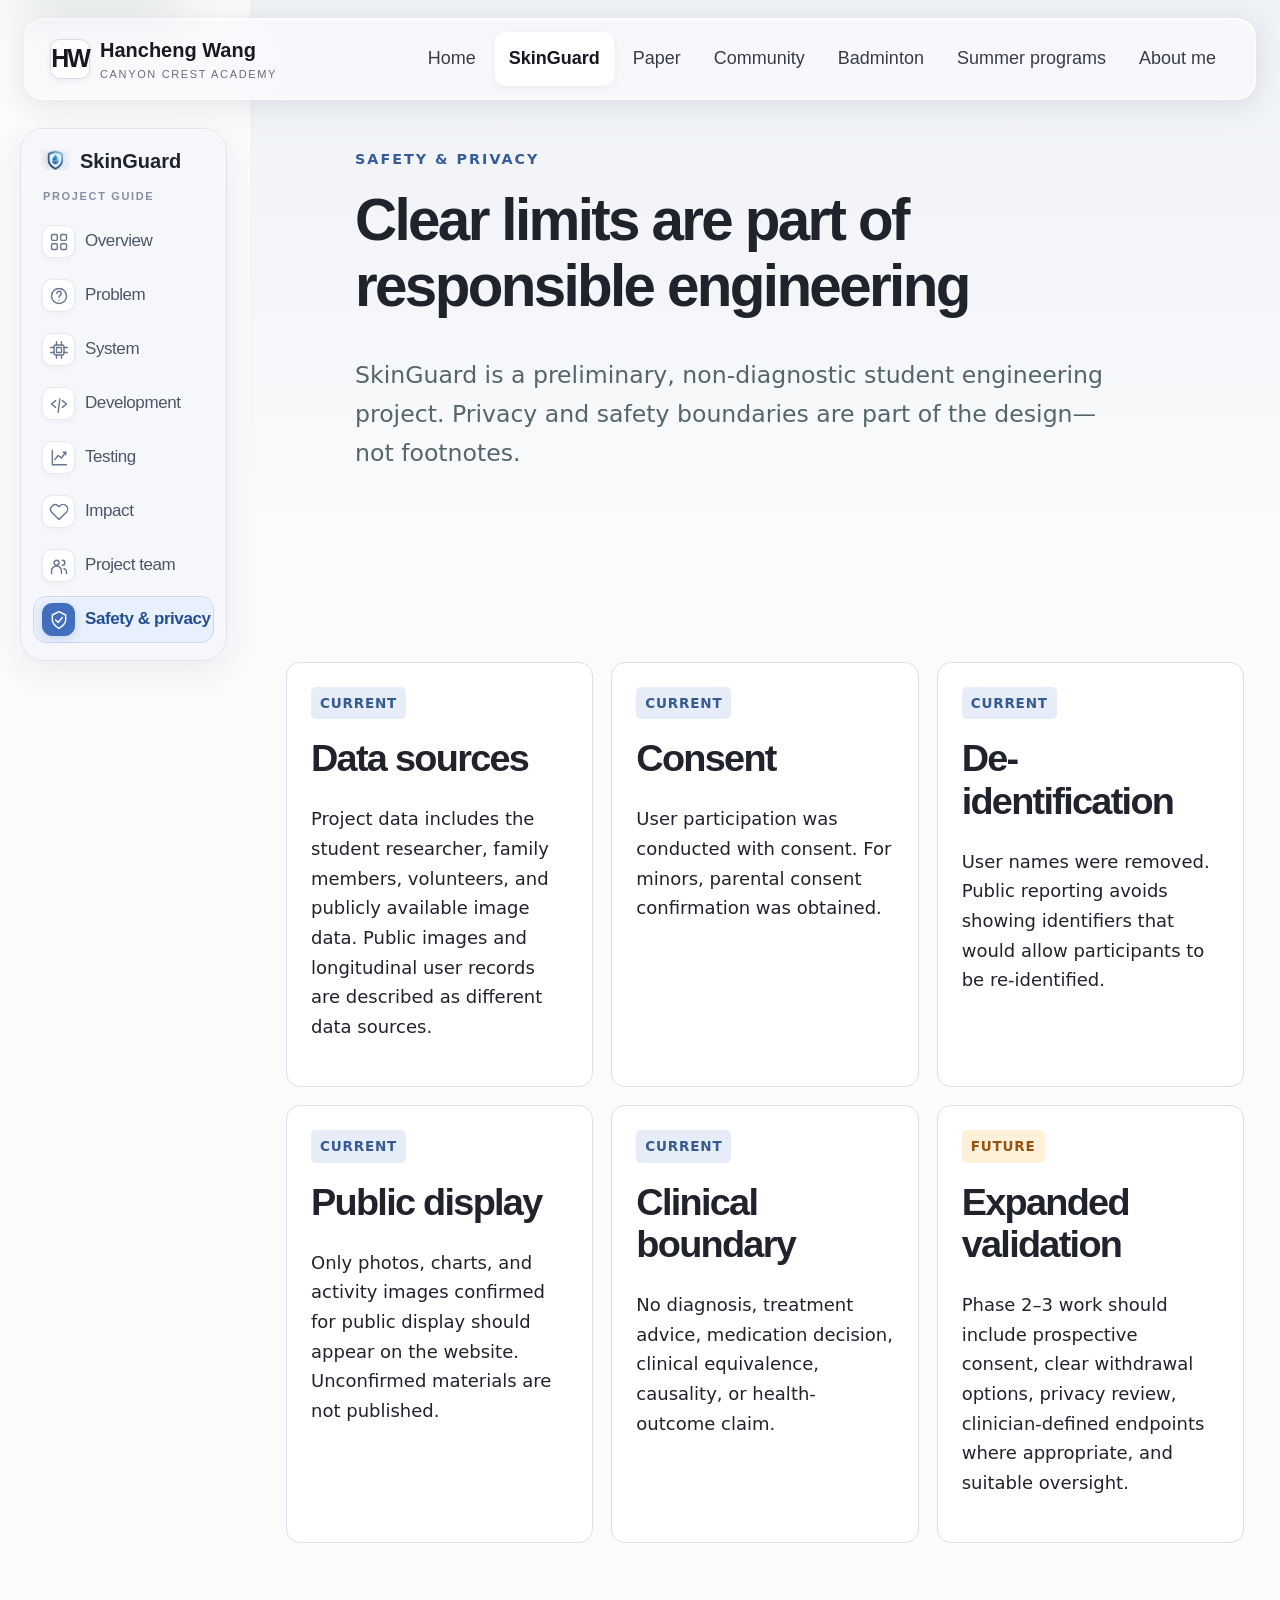
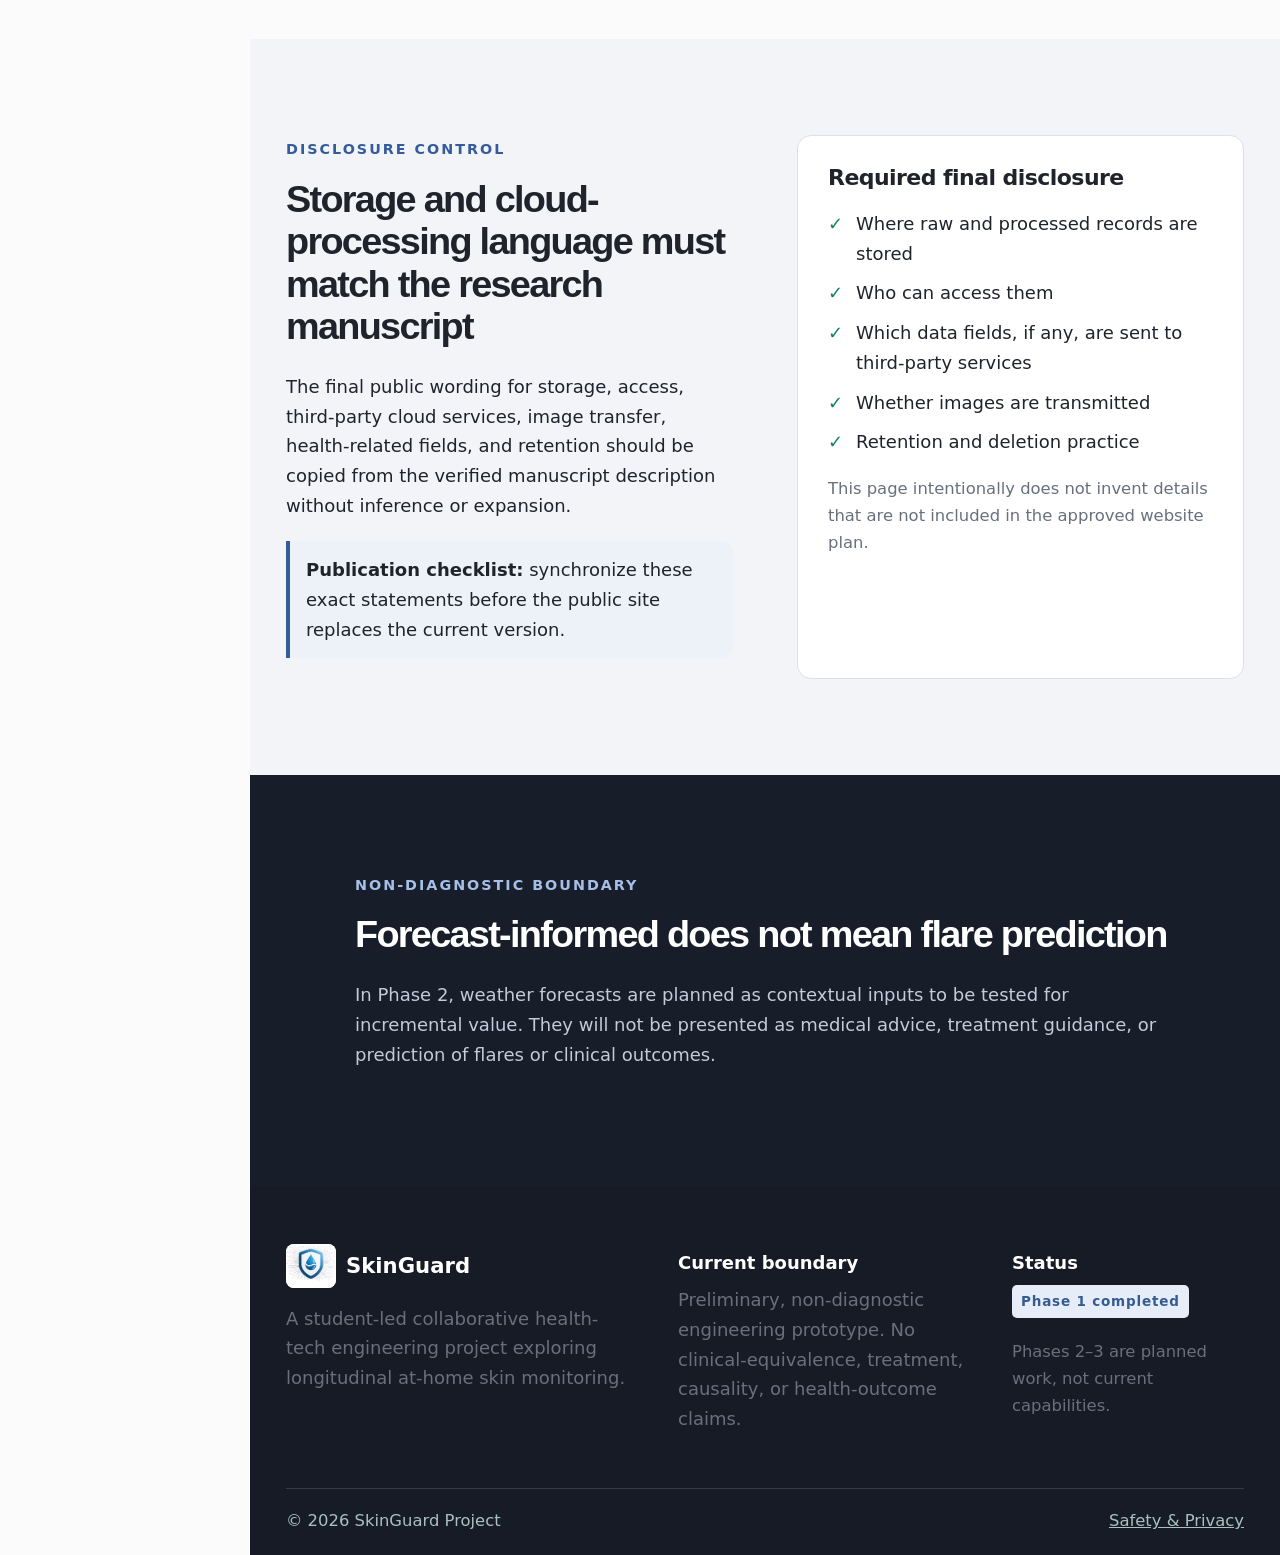
<file: safety.html>
<!doctype html>
<html lang="en">
<head>
  <meta charset="utf-8">
  <meta name="viewport" content="width=device-width, initial-scale=1">
  <meta name="description" content="SkinGuard safety, privacy, consent, de-identification, clinical boundary, and future validation.">
  <meta name="theme-color" content="#101115">
  <title>Safety &amp; Privacy | SkinGuard</title>
  <link rel="icon" href="assets/img/favicon.svg" type="image/svg+xml">
  <link rel="manifest" href="site.webmanifest">
  <link rel="stylesheet" href="project.css?v=20261102-paper">
  <link rel="stylesheet" href="portfolio.css?v=20261102-qa">
</head>
<body class="tech-site" id="top">
  <a class="skip-link" href="#main">Skip to content</a>
  <header class="p-header"><div class="p-wrap p-header-inner"><a class="p-wordmark" href="index.html"><span class="p-monogram" aria-hidden="true">HW<span>·</span></span><span>Hancheng Wang<small>CANYON CREST ACADEMY</small></span></a><button class="p-menu" aria-label="Open navigation" aria-expanded="false" aria-controls="portfolio-nav">Menu <span aria-hidden="true">＋</span></button><nav id="portfolio-nav" class="p-nav" aria-label="Main navigation"><a href="index.html">Home</a><a href="skinguard.html" aria-current="page">SkinGuard</a><a href="paper.html">Paper</a><a href="community.html">Community</a><a href="badminton.html">Badminton</a><a href="summer.html">Summer programs</a><a href="about.html">About me</a></nav></div></header><aside class="p-project-nav p-project-dock" aria-label="SkinGuard project guide"><div class="p-wrap"><a class="p-project-brand" href="skinguard.html"><img src="assets/img/logo.png" alt="">SkinGuard</a><p class="p-dock-caption">PROJECT GUIDE</p><nav aria-label="SkinGuard project navigation"><a class="p-dock-item" href="skinguard.html"><span class="p-dock-icon p-dock-overview" aria-hidden="true"><svg viewBox="0 0 24 24" fill="none" stroke="currentColor" stroke-width="1.7" stroke-linecap="round" stroke-linejoin="round"><rect x="3" y="3" width="7" height="7" rx="1.5"/><rect x="14" y="3" width="7" height="7" rx="1.5"/><rect x="3" y="14" width="7" height="7" rx="1.5"/><rect x="14" y="14" width="7" height="7" rx="1.5"/></svg></span><span class="p-dock-label">Overview</span></a><a class="p-dock-item" href="problem.html"><span class="p-dock-icon p-dock-problem" aria-hidden="true"><svg viewBox="0 0 24 24" fill="none" stroke="currentColor" stroke-width="1.7" stroke-linecap="round" stroke-linejoin="round"><circle cx="12" cy="12" r="9"/><path d="M9.5 9a2.6 2.6 0 1 1 4.2 2c-1.4.8-1.7 1.2-1.7 2.5M12 17h.01"/></svg></span><span class="p-dock-label">Problem</span></a><a class="p-dock-item" href="system.html"><span class="p-dock-icon p-dock-system" aria-hidden="true"><svg viewBox="0 0 24 24" fill="none" stroke="currentColor" stroke-width="1.7" stroke-linecap="round" stroke-linejoin="round"><rect x="6" y="6" width="12" height="12" rx="2"/><path d="M9 2v4m6-4v4M9 18v4m6-4v4M2 9h4m-4 6h4m12-6h4m-4 6h4M9 9h6v6H9z"/></svg></span><span class="p-dock-label">System</span></a><a class="p-dock-item" href="development.html"><span class="p-dock-icon p-dock-development" aria-hidden="true"><svg viewBox="0 0 24 24" fill="none" stroke="currentColor" stroke-width="1.7" stroke-linecap="round" stroke-linejoin="round"><path d="m8 8-5 4 5 4m8-8 5 4-5 4m-3-10-2 16"/></svg></span><span class="p-dock-label">Development</span></a><a class="p-dock-item" href="testing.html"><span class="p-dock-icon p-dock-testing" aria-hidden="true"><svg viewBox="0 0 24 24" fill="none" stroke="currentColor" stroke-width="1.7" stroke-linecap="round" stroke-linejoin="round"><path d="M4 3v17h17M7 14l4-5 4 3 5-7"/><path d="M17 5h3v3"/></svg></span><span class="p-dock-label">Testing</span></a><a class="p-dock-item" href="impact.html"><span class="p-dock-icon p-dock-impact" aria-hidden="true"><svg viewBox="0 0 24 24" fill="none" stroke="currentColor" stroke-width="1.7" stroke-linecap="round" stroke-linejoin="round"><path d="M20.8 4.6a5.4 5.4 0 0 0-7.6 0L12 5.8l-1.2-1.2a5.4 5.4 0 0 0-7.6 7.6L12 21l8.8-8.8a5.4 5.4 0 0 0 0-7.6Z"/></svg></span><span class="p-dock-label">Impact</span></a><a class="p-dock-item" href="team.html"><span class="p-dock-icon p-dock-team" aria-hidden="true"><svg viewBox="0 0 24 24" fill="none" stroke="currentColor" stroke-width="1.7" stroke-linecap="round" stroke-linejoin="round"><circle cx="9" cy="8" r="3"/><path d="M3 21v-3a6 6 0 0 1 12 0v3M16 5a3 3 0 0 1 0 6m2 4a5 5 0 0 1 3 4v2"/></svg></span><span class="p-dock-label">Project team</span></a><a class="p-dock-item" href="safety.html" aria-current="page"><span class="p-dock-icon p-dock-safety" aria-hidden="true"><svg viewBox="0 0 24 24" fill="none" stroke="currentColor" stroke-width="1.7" stroke-linecap="round" stroke-linejoin="round"><path d="m12 2 8 4v6c0 5-8 10-8 10S4 17 4 12V6l8-4Z"/><path d="m8 12 3 3 5-6"/></svg></span><span class="p-dock-label">Safety & privacy</span></a></nav></div></aside>
  <main id="main">
<section class="page-hero"><div class="shell narrow reveal"><p class="eyebrow">SAFETY & PRIVACY</p><h1>Clear limits are part of responsible engineering</h1><p class="lead">SkinGuard is a preliminary, non-diagnostic student engineering project. Privacy and safety boundaries are part of the design—not footnotes.</p></div></section>
<section class="section"><div class="shell safety-grid">
<article class="safety-card reveal"><span class="status completed">CURRENT</span><h2>Data sources</h2><p>Project data includes the student researcher, family members, volunteers, and publicly available image data. Public images and longitudinal user records are described as different data sources.</p></article>
<article class="safety-card reveal delay-1"><span class="status completed">CURRENT</span><h2>Consent</h2><p>User participation was conducted with consent. For minors, parental consent confirmation was obtained.</p></article>
<article class="safety-card reveal delay-2"><span class="status completed">CURRENT</span><h2>De-identification</h2><p>User names were removed. Public reporting avoids showing identifiers that would allow participants to be re-identified.</p></article>
<article class="safety-card reveal delay-3"><span class="status completed">CURRENT</span><h2>Public display</h2><p>Only photos, charts, and activity images confirmed for public display should appear on the website. Unconfirmed materials are not published.</p></article>
<article class="safety-card reveal delay-4"><span class="status completed">CURRENT</span><h2>Clinical boundary</h2><p>No diagnosis, treatment advice, medication decision, clinical equivalence, causality, or health-outcome claim.</p></article>
<article class="safety-card reveal delay-5"><span class="status planned">FUTURE</span><h2>Expanded validation</h2><p>Phase 2–3 work should include prospective consent, clear withdrawal options, privacy review, clinician-defined endpoints where appropriate, and suitable oversight.</p></article>
</div></section>
<section class="section section-tint"><div class="shell two-col"><div class="reveal"><p class="eyebrow">DISCLOSURE CONTROL</p><h2>Storage and cloud-processing language must match the research manuscript</h2><p>The final public wording for storage, access, third-party cloud services, image transfer, health-related fields, and retention should be copied from the verified manuscript description without inference or expansion.</p><p class="note"><strong>Publication checklist:</strong> synchronize these exact statements before the public site replaces the current version.</p></div><div class="panel reveal delay-1"><h3>Required final disclosure</h3><ul class="check-list"><li>Where raw and processed records are stored</li><li>Who can access them</li><li>Which data fields, if any, are sent to third-party services</li><li>Whether images are transmitted</li><li>Retention and deletion practice</li></ul><p class="muted small">This page intentionally does not invent details that are not included in the approved website plan.</p></div></div></section>
<section class="section section-dark"><div class="shell narrow reveal"><p class="eyebrow light">NON-DIAGNOSTIC BOUNDARY</p><h2>Forecast-informed does not mean flare prediction</h2><p>In Phase 2, weather forecasts are planned as contextual inputs to be tested for incremental value. They will not be presented as medical advice, treatment guidance, or prediction of flares or clinical outcomes.</p></div></section>
</main>
  <footer class="site-footer">
      <div class="shell footer-grid">
        <div>
          <a class="brand footer-brand" href="skinguard.html"><img class="official-logo" src="assets/img/logo.png" alt="SkinGuard official shield and water-drop logo"><span>SkinGuard</span></a>
          <p class="muted">A student-led collaborative health-tech engineering project exploring longitudinal at-home skin monitoring.</p>
        </div>
        <div>
          <p class="footer-label">Current boundary</p>
          <p class="muted">Preliminary, non-diagnostic engineering prototype. No clinical-equivalence, treatment, causality, or health-outcome claims.</p>
        </div>
        <div>
          <p class="footer-label">Status</p>
          <p><span class="status completed">Phase 1 completed</span></p>
          <p class="muted small">Phases 2–3 are planned work, not current capabilities.</p>
        </div>
      </div>
      <div class="shell footer-bottom"><span>© 2026 SkinGuard Project</span><a href="safety.html">Safety & Privacy</a></div>
    </footer>
  <script src="assets/js/main.js"></script>
<script src="portfolio.js?v=20261102-qa"></script>
</body>
</html>
</file>
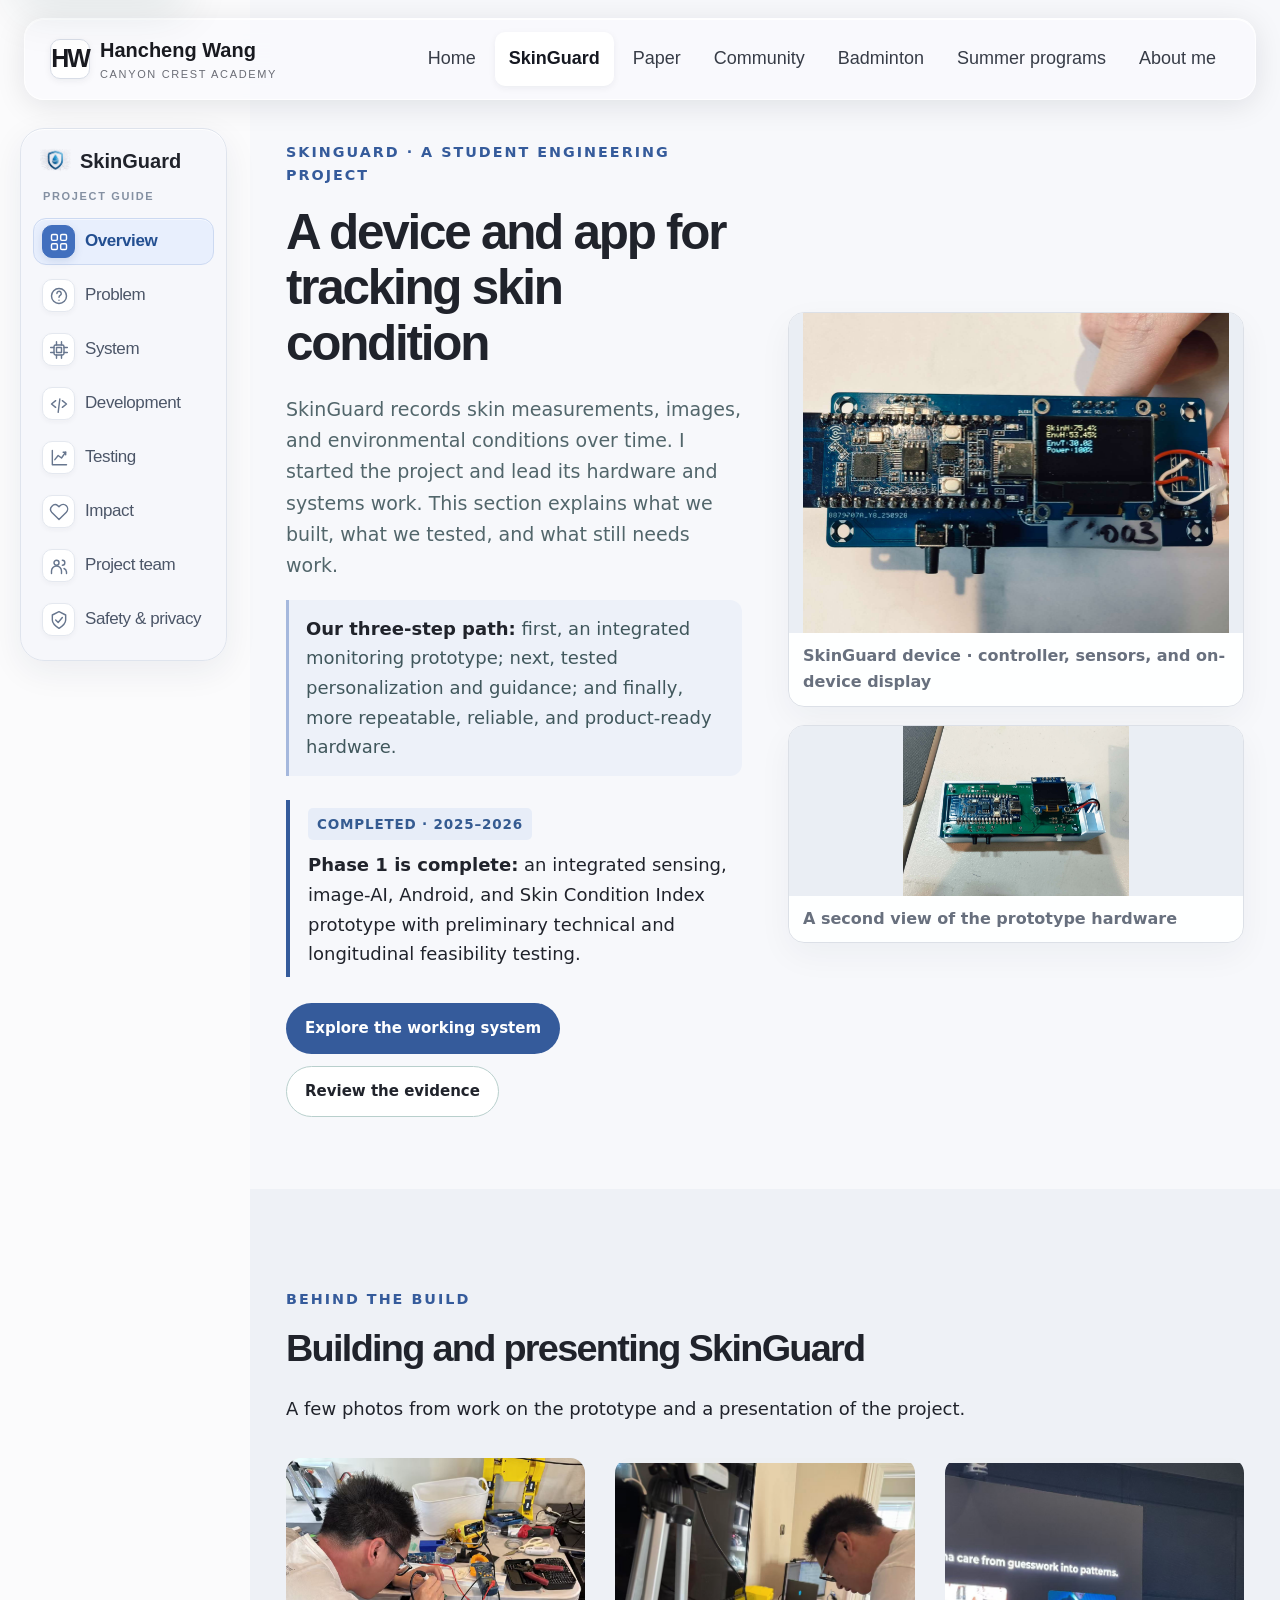
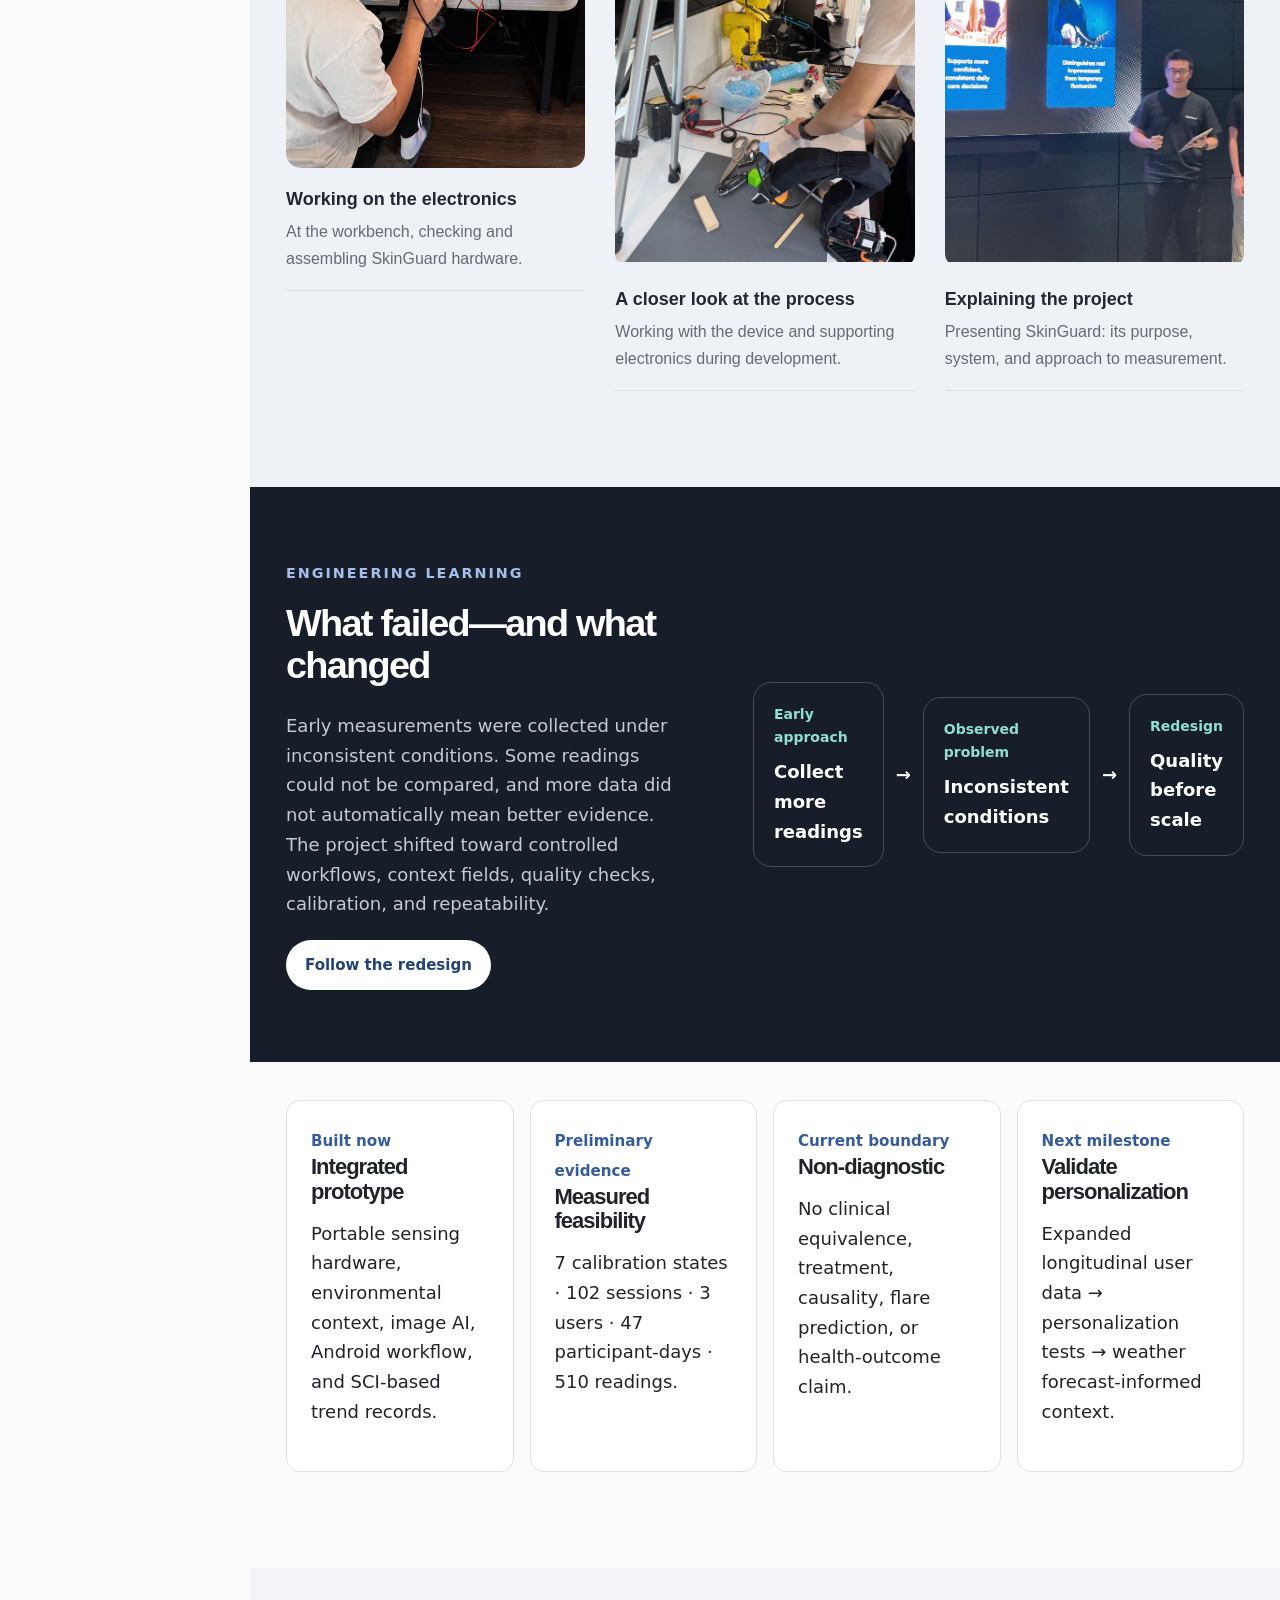
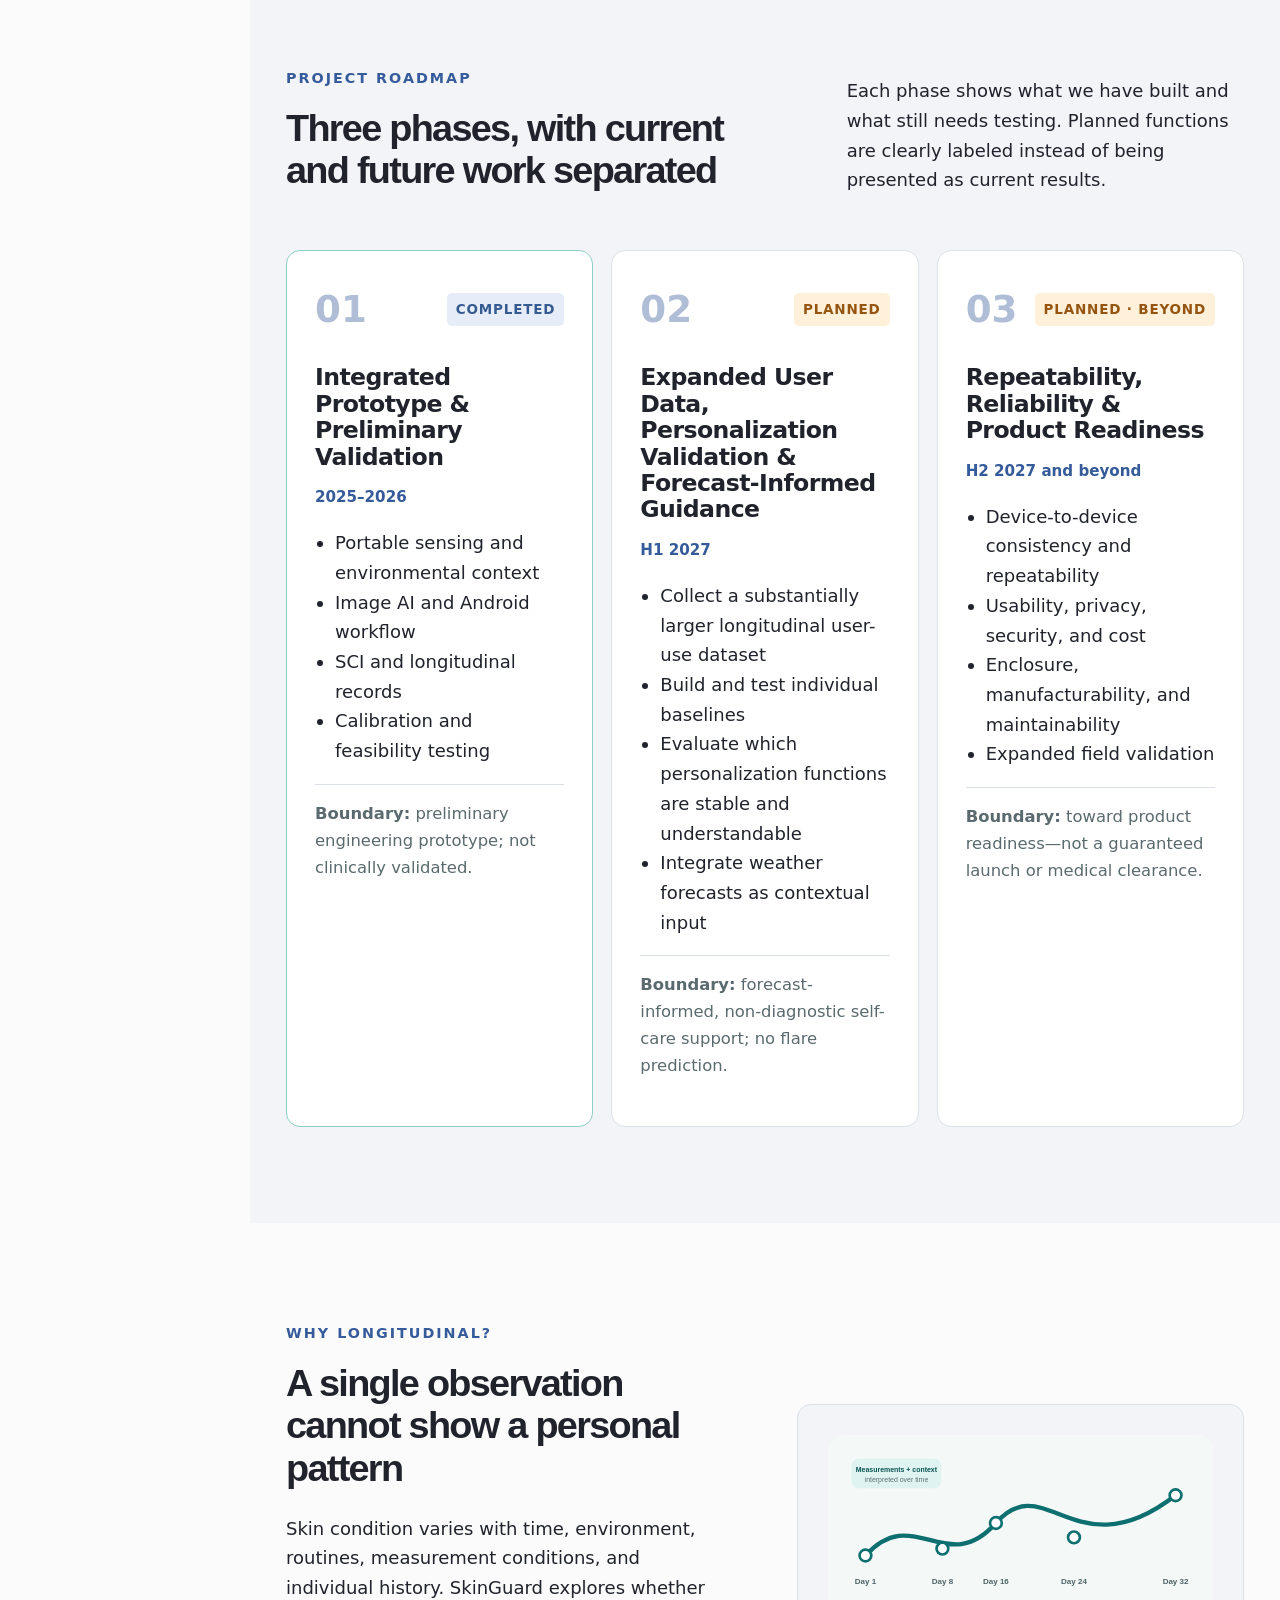
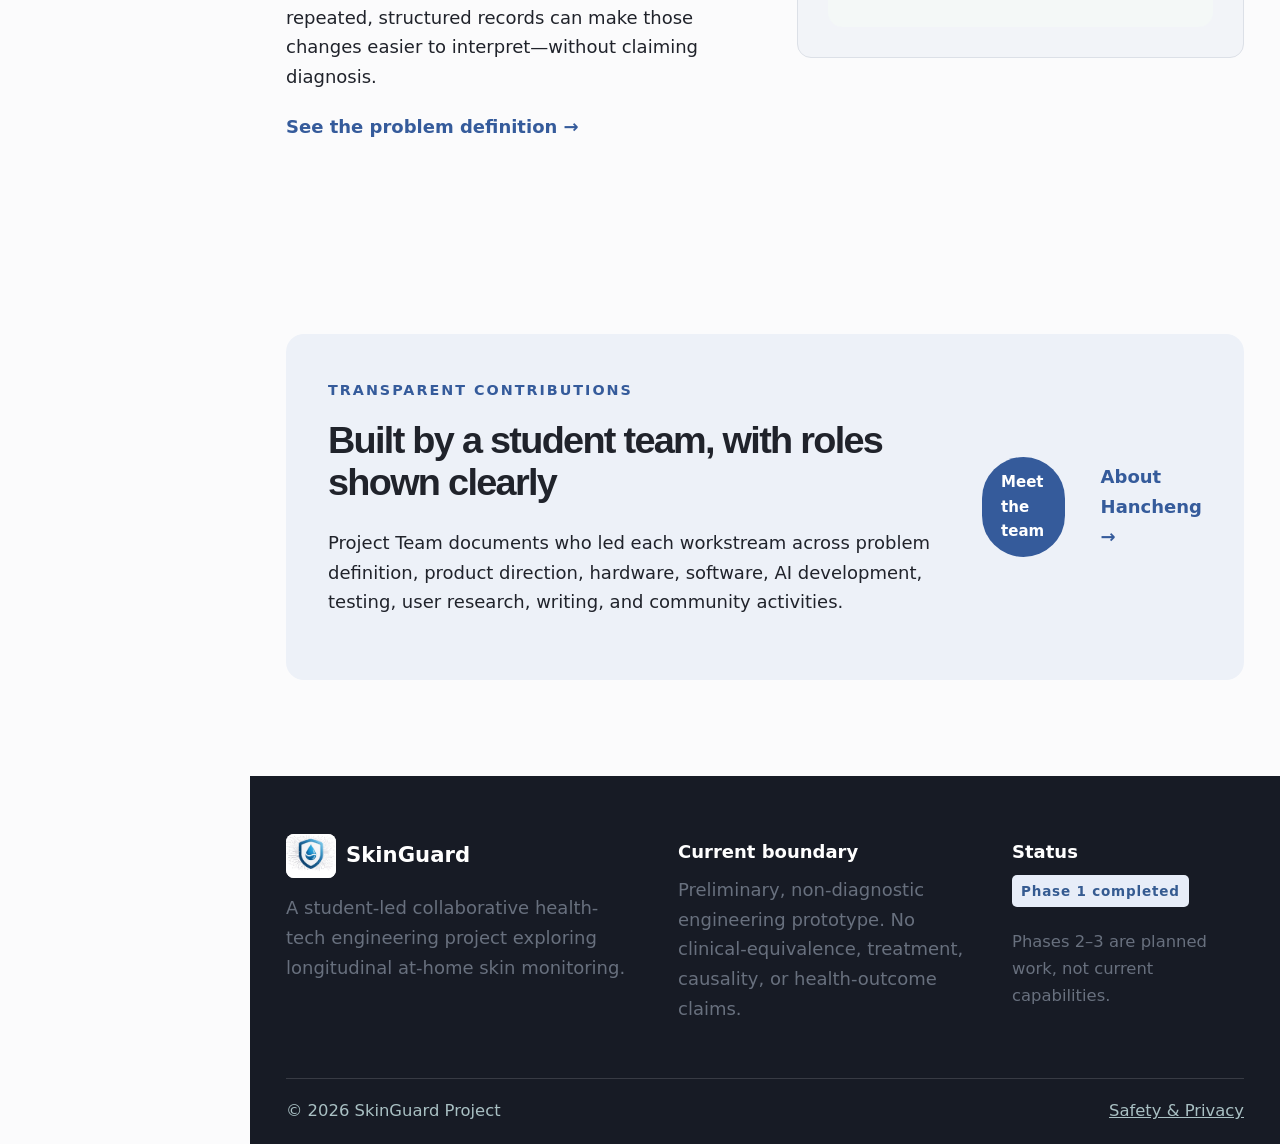
<file: skinguard.html>
<!doctype html>
<html lang="en">
<head>
  <meta charset="utf-8">
  <meta name="viewport" content="width=device-width, initial-scale=1">
  <meta name="description" content="SkinGuard project website: an integrated student-led health-tech prototype and staged roadmap.">
  <meta name="theme-color" content="#101115">
  <title>SkinGuard | Hancheng Wang</title>
  <link rel="icon" href="assets/img/favicon.svg" type="image/svg+xml">
  <link rel="manifest" href="site.webmanifest">
  <link rel="stylesheet" href="project.css?v=20261102-paper">
  <link rel="stylesheet" href="portfolio.css?v=20261102-qa">
</head>
<body class="tech-site" id="top">
  <a class="skip-link" href="#main">Skip to content</a>
  <header class="p-header"><div class="p-wrap p-header-inner"><a class="p-wordmark" href="index.html"><span class="p-monogram" aria-hidden="true">HW<span>·</span></span><span>Hancheng Wang<small>CANYON CREST ACADEMY</small></span></a><button class="p-menu" aria-label="Open navigation" aria-expanded="false" aria-controls="portfolio-nav">Menu <span aria-hidden="true">＋</span></button><nav id="portfolio-nav" class="p-nav" aria-label="Main navigation"><a href="index.html">Home</a><a href="skinguard.html" aria-current="page">SkinGuard</a><a href="paper.html">Paper</a><a href="community.html">Community</a><a href="badminton.html">Badminton</a><a href="summer.html">Summer programs</a><a href="about.html">About me</a></nav></div></header><aside class="p-project-nav p-project-dock" aria-label="SkinGuard project guide"><div class="p-wrap"><a class="p-project-brand" href="skinguard.html"><img src="assets/img/logo.png" alt="">SkinGuard</a><p class="p-dock-caption">PROJECT GUIDE</p><nav aria-label="SkinGuard project navigation"><a class="p-dock-item" href="skinguard.html" aria-current="page"><span class="p-dock-icon p-dock-overview" aria-hidden="true"><svg viewBox="0 0 24 24" fill="none" stroke="currentColor" stroke-width="1.7" stroke-linecap="round" stroke-linejoin="round"><rect x="3" y="3" width="7" height="7" rx="1.5"/><rect x="14" y="3" width="7" height="7" rx="1.5"/><rect x="3" y="14" width="7" height="7" rx="1.5"/><rect x="14" y="14" width="7" height="7" rx="1.5"/></svg></span><span class="p-dock-label">Overview</span></a><a class="p-dock-item" href="problem.html"><span class="p-dock-icon p-dock-problem" aria-hidden="true"><svg viewBox="0 0 24 24" fill="none" stroke="currentColor" stroke-width="1.7" stroke-linecap="round" stroke-linejoin="round"><circle cx="12" cy="12" r="9"/><path d="M9.5 9a2.6 2.6 0 1 1 4.2 2c-1.4.8-1.7 1.2-1.7 2.5M12 17h.01"/></svg></span><span class="p-dock-label">Problem</span></a><a class="p-dock-item" href="system.html"><span class="p-dock-icon p-dock-system" aria-hidden="true"><svg viewBox="0 0 24 24" fill="none" stroke="currentColor" stroke-width="1.7" stroke-linecap="round" stroke-linejoin="round"><rect x="6" y="6" width="12" height="12" rx="2"/><path d="M9 2v4m6-4v4M9 18v4m6-4v4M2 9h4m-4 6h4m12-6h4m-4 6h4M9 9h6v6H9z"/></svg></span><span class="p-dock-label">System</span></a><a class="p-dock-item" href="development.html"><span class="p-dock-icon p-dock-development" aria-hidden="true"><svg viewBox="0 0 24 24" fill="none" stroke="currentColor" stroke-width="1.7" stroke-linecap="round" stroke-linejoin="round"><path d="m8 8-5 4 5 4m8-8 5 4-5 4m-3-10-2 16"/></svg></span><span class="p-dock-label">Development</span></a><a class="p-dock-item" href="testing.html"><span class="p-dock-icon p-dock-testing" aria-hidden="true"><svg viewBox="0 0 24 24" fill="none" stroke="currentColor" stroke-width="1.7" stroke-linecap="round" stroke-linejoin="round"><path d="M4 3v17h17M7 14l4-5 4 3 5-7"/><path d="M17 5h3v3"/></svg></span><span class="p-dock-label">Testing</span></a><a class="p-dock-item" href="impact.html"><span class="p-dock-icon p-dock-impact" aria-hidden="true"><svg viewBox="0 0 24 24" fill="none" stroke="currentColor" stroke-width="1.7" stroke-linecap="round" stroke-linejoin="round"><path d="M20.8 4.6a5.4 5.4 0 0 0-7.6 0L12 5.8l-1.2-1.2a5.4 5.4 0 0 0-7.6 7.6L12 21l8.8-8.8a5.4 5.4 0 0 0 0-7.6Z"/></svg></span><span class="p-dock-label">Impact</span></a><a class="p-dock-item" href="team.html"><span class="p-dock-icon p-dock-team" aria-hidden="true"><svg viewBox="0 0 24 24" fill="none" stroke="currentColor" stroke-width="1.7" stroke-linecap="round" stroke-linejoin="round"><circle cx="9" cy="8" r="3"/><path d="M3 21v-3a6 6 0 0 1 12 0v3M16 5a3 3 0 0 1 0 6m2 4a5 5 0 0 1 3 4v2"/></svg></span><span class="p-dock-label">Project team</span></a><a class="p-dock-item" href="safety.html"><span class="p-dock-icon p-dock-safety" aria-hidden="true"><svg viewBox="0 0 24 24" fill="none" stroke="currentColor" stroke-width="1.7" stroke-linecap="round" stroke-linejoin="round"><path d="m12 2 8 4v6c0 5-8 10-8 10S4 17 4 12V6l8-4Z"/><path d="m8 12 3 3 5-6"/></svg></span><span class="p-dock-label">Safety & privacy</span></a></nav></div></aside>
  <main id="main">
<section class="hero hero-home">
  <div class="shell hero-grid">
    <div class="hero-copy reveal">
      <p class="eyebrow">SKINGUARD · A STUDENT ENGINEERING PROJECT</p>
      <h1>A device and app for tracking skin condition</h1>
      <p class="hero-subtitle">SkinGuard records skin measurements, images, and environmental conditions over time. I started the project and lead its hardware and systems work. This section explains what we built, what we tested, and what still needs work.</p>
      <p class="hero-roadmap"><strong>Our three-step path:</strong> first, an integrated monitoring prototype; next, tested personalization and guidance; and finally, more repeatable, reliable, and product-ready hardware.</p>
      <div class="current-status"><span class="status completed">COMPLETED · 2025–2026</span><p><strong>Phase 1 is complete:</strong> an integrated sensing, image-AI, Android, and Skin Condition Index prototype with preliminary technical and longitudinal feasibility testing.</p></div>
      <div class="hero-actions"><a class="button primary" href="system.html">Explore the working system</a><a class="button secondary" href="testing.html">Review the evidence</a></div>
    </div>
    <div class="hero-visual reveal delay-1"><figure class="hero-media p-sg-hero"><img src="portfolio-sg-device-1.jpg" alt="SkinGuard prototype circuit board with live sensor display" loading="eager"><figcaption>SkinGuard device · controller, sensors, and on-device display</figcaption></figure><figure class="hero-media p-sg-secondary"><img src="portfolio-sg-device-2.jpg" alt="Second view of the SkinGuard hardware"><figcaption>A second view of the prototype hardware</figcaption></figure></div>
  </div>
</section>

<section class="section p-project-photos"><div class="shell"><div class="section-heading"><p class="eyebrow">BEHIND THE BUILD</p><h2>Building and presenting SkinGuard</h2><p>A few photos from work on the prototype and a presentation of the project.</p></div><div class="p-gallery p-three"><figure class="p-photo "><a class="p-photo-open" href="portfolio-sg-making.jpg" data-photo aria-label="Enlarge: Working on the electronics"><img src="portfolio-sg-making.jpg" alt="Working on the electronics" class="" loading="lazy" decoding="async"></a><figcaption><strong>Working on the electronics</strong><span>At the workbench, checking and assembling SkinGuard hardware.</span></figcaption></figure><figure class="p-photo p-portrait"><a class="p-photo-open" href="portfolio-sg-workbench.jpg" data-photo aria-label="Enlarge: A closer look at the process"><img src="portfolio-sg-workbench.jpg" alt="A closer look at the process" class="" loading="lazy" decoding="async"></a><figcaption><strong>A closer look at the process</strong><span>Working with the device and supporting electronics during development.</span></figcaption></figure><figure class="p-photo p-portrait"><a class="p-photo-open" href="portfolio-sg-presentation.jpg" data-photo aria-label="Enlarge: Explaining the project"><img src="portfolio-sg-presentation.jpg" alt="Explaining the project" class="" loading="lazy" decoding="async"></a><figcaption><strong>Explaining the project</strong><span>Presenting SkinGuard: its purpose, system, and approach to measurement.</span></figcaption></figure></div></div></section><section class="section section-dark homepage-learning">
  <div class="shell two-col align-center">
    <div class="reveal"><p class="eyebrow light">ENGINEERING LEARNING</p><h2>What failed—and what changed</h2><p>Early measurements were collected under inconsistent conditions. Some readings could not be compared, and more data did not automatically mean better evidence. The project shifted toward controlled workflows, context fields, quality checks, calibration, and repeatability.</p><a class="button light-button" href="development.html">Follow the redesign</a></div>
    <div class="failure-flow reveal delay-1"><div><span>Early approach</span><strong>Collect more readings</strong></div><b>→</b><div><span>Observed problem</span><strong>Inconsistent conditions</strong></div><b>→</b><div><span>Redesign</span><strong>Quality before scale</strong></div></div>
  </div>
</section>

<section class="section compact-top">
  <div class="shell">
    <div class="evidence-grid">
      <article class="evidence-card reveal"><span class="card-kicker">Built now</span><h2>Integrated prototype</h2><p>Portable sensing hardware, environmental context, image AI, Android workflow, and SCI-based trend records.</p></article>
      <article class="evidence-card reveal delay-1"><span class="card-kicker">Preliminary evidence</span><h2>Measured feasibility</h2><p>7 calibration states · 102 sessions · 3 users · 47 participant-days · 510 readings.</p></article>
      <article class="evidence-card reveal delay-2"><span class="card-kicker">Current boundary</span><h2>Non-diagnostic</h2><p>No clinical equivalence, treatment, causality, flare prediction, or health-outcome claim.</p></article>
      <article class="evidence-card reveal delay-3"><span class="card-kicker">Next milestone</span><h2>Validate personalization</h2><p>Expanded longitudinal user data → personalization tests → weather forecast-informed context.</p></article>
    </div>
  </div>
</section>

<section class="section section-tint">
  <div class="shell">
    <div class="section-heading split-heading reveal"><div><p class="eyebrow">PROJECT ROADMAP</p><h2>Three phases, with current and future work separated</h2></div><p>Each phase shows what we have built and what still needs testing. Planned functions are clearly labeled instead of being presented as current results.</p></div>
    <div class="roadmap">
      <article class="phase phase-complete reveal">
        <div class="phase-top"><span class="phase-number">01</span><span class="status completed">COMPLETED</span></div>
        <h3>Integrated Prototype & Preliminary Validation</h3><p class="phase-date">2025–2026</p>
        <ul><li>Portable sensing and environmental context</li><li>Image AI and Android workflow</li><li>SCI and longitudinal records</li><li>Calibration and feasibility testing</li></ul>
        <p class="boundary"><strong>Boundary:</strong> preliminary engineering prototype; not clinically validated.</p>
      </article>
      <article class="phase reveal delay-1">
        <div class="phase-top"><span class="phase-number">02</span><span class="status planned">PLANNED</span></div>
        <h3>Expanded User Data, Personalization Validation & Forecast-Informed Guidance</h3><p class="phase-date">H1 2027</p>
        <ul><li>Collect a substantially larger longitudinal user-use dataset</li><li>Build and test individual baselines</li><li>Evaluate which personalization functions are stable and understandable</li><li>Integrate weather forecasts as contextual input</li></ul>
        <p class="boundary"><strong>Boundary:</strong> forecast-informed, non-diagnostic self-care support; no flare prediction.</p>
      </article>
      <article class="phase reveal delay-2">
        <div class="phase-top"><span class="phase-number">03</span><span class="status planned">PLANNED · BEYOND</span></div>
        <h3>Repeatability, Reliability & Product Readiness</h3><p class="phase-date">H2 2027 and beyond</p>
        <ul><li>Device-to-device consistency and repeatability</li><li>Usability, privacy, security, and cost</li><li>Enclosure, manufacturability, and maintainability</li><li>Expanded field validation</li></ul>
        <p class="boundary"><strong>Boundary:</strong> toward product readiness—not a guaranteed launch or medical clearance.</p>
      </article>
    </div>
  </div>
</section>

<section class="section">
  <div class="shell two-col align-center">
    <div class="reveal"><p class="eyebrow">WHY LONGITUDINAL?</p><h2>A single observation cannot show a personal pattern</h2><p>Skin condition varies with time, environment, routines, measurement conditions, and individual history. SkinGuard explores whether repeated, structured records can make those changes easier to interpret—without claiming diagnosis.</p><a class="text-link" href="problem.html">See the problem definition <span>→</span></a></div>
    <div class="panel visual-panel reveal delay-1"><img src="assets/img/longitudinal.svg" alt="Timeline illustrating daily measurements, context, and trends"></div>
  </div>
</section>

<section class="section">
  <div class="shell callout reveal">
    <div><p class="eyebrow">TRANSPARENT CONTRIBUTIONS</p><h2>Built by a student team, with roles shown clearly</h2><p>Project Team documents who led each workstream across problem definition, product direction, hardware, software, AI development, testing, user research, writing, and community activities.</p></div>
    <a class="button primary" href="team.html">Meet the team</a><a class="text-link" href="about.html">About Hancheng →</a>
  </div>
</section>
</main>
  <footer class="site-footer">
      <div class="shell footer-grid">
        <div>
          <a class="brand footer-brand" href="skinguard.html"><img class="official-logo" src="assets/img/logo.png" alt="SkinGuard official shield and water-drop logo"><span>SkinGuard</span></a>
          <p class="muted">A student-led collaborative health-tech engineering project exploring longitudinal at-home skin monitoring.</p>
        </div>
        <div>
          <p class="footer-label">Current boundary</p>
          <p class="muted">Preliminary, non-diagnostic engineering prototype. No clinical-equivalence, treatment, causality, or health-outcome claims.</p>
        </div>
        <div>
          <p class="footer-label">Status</p>
          <p><span class="status completed">Phase 1 completed</span></p>
          <p class="muted small">Phases 2–3 are planned work, not current capabilities.</p>
        </div>
      </div>
      <div class="shell footer-bottom"><span>© 2026 SkinGuard Project</span><a href="safety.html">Safety & Privacy</a></div>
    </footer>
  <script src="assets/js/main.js"></script>
<script src="portfolio.js?v=20261102-qa"></script>
</body>
</html>
</file>
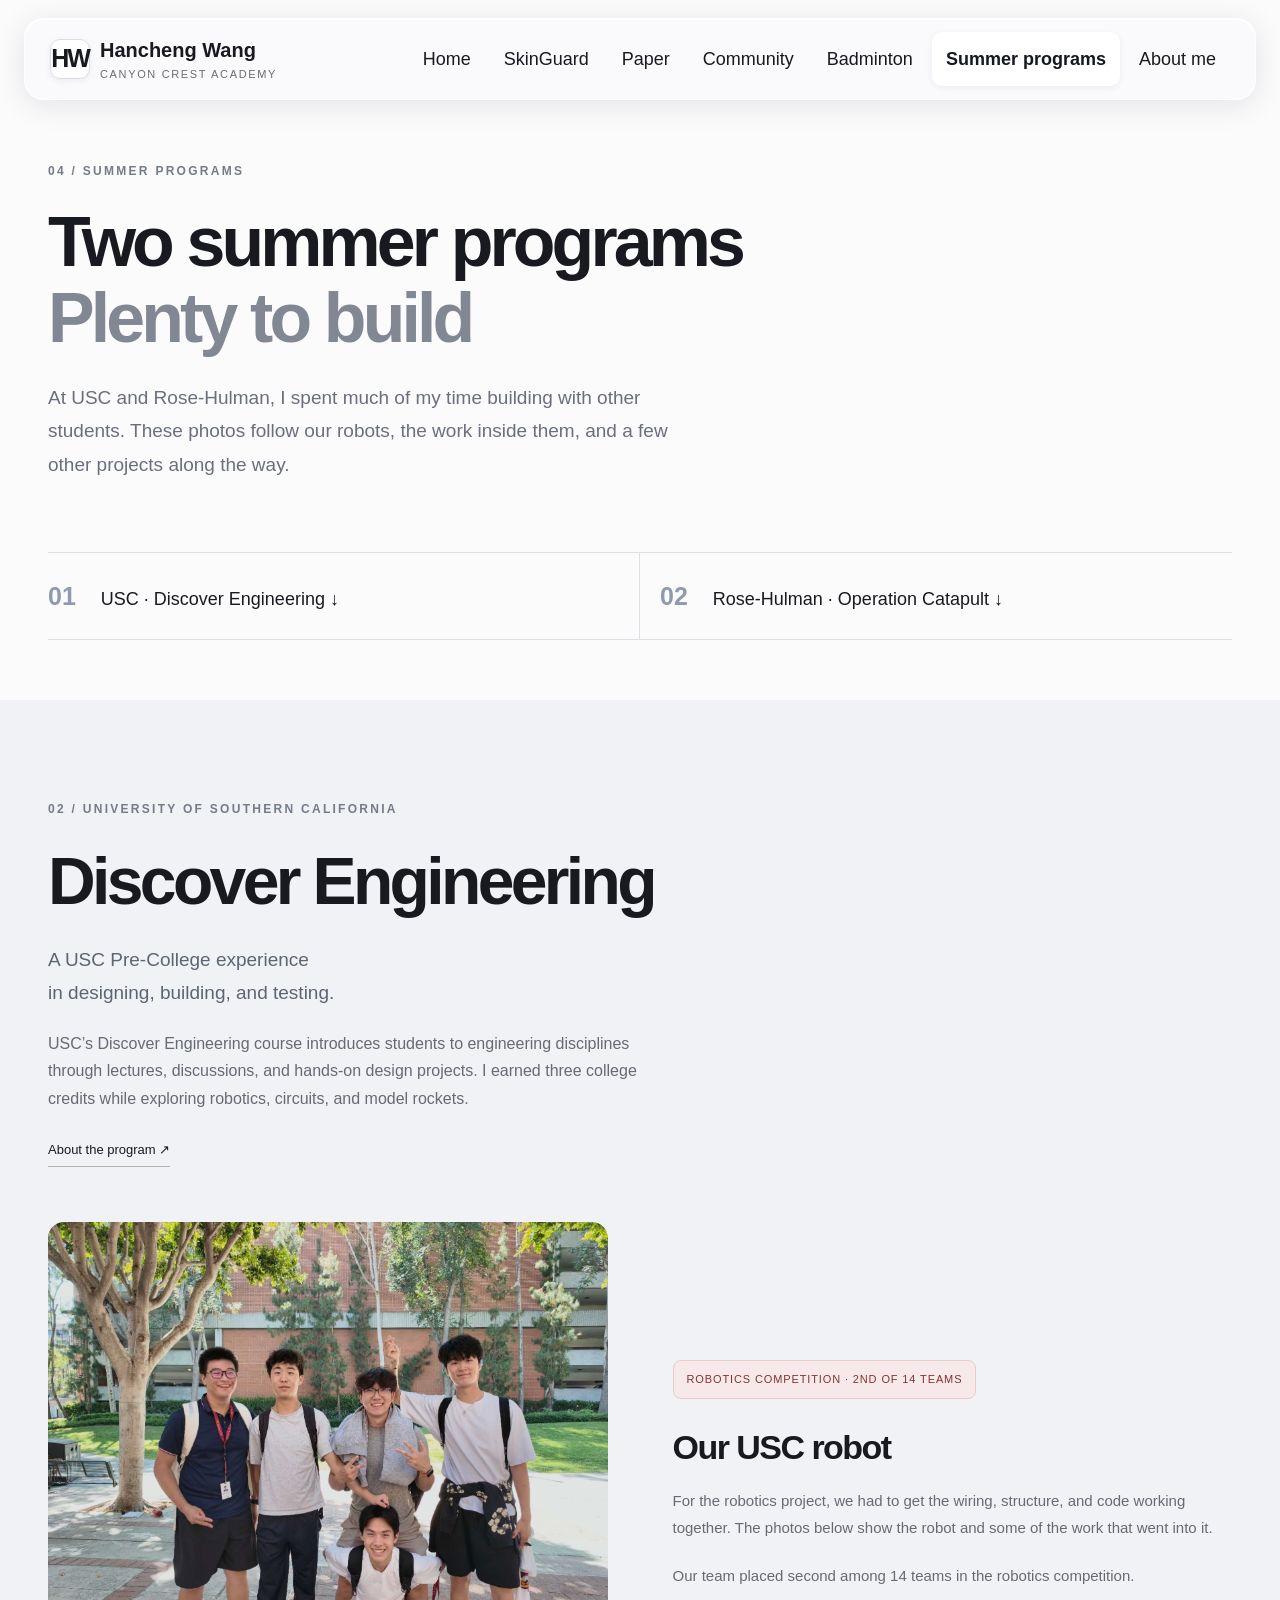
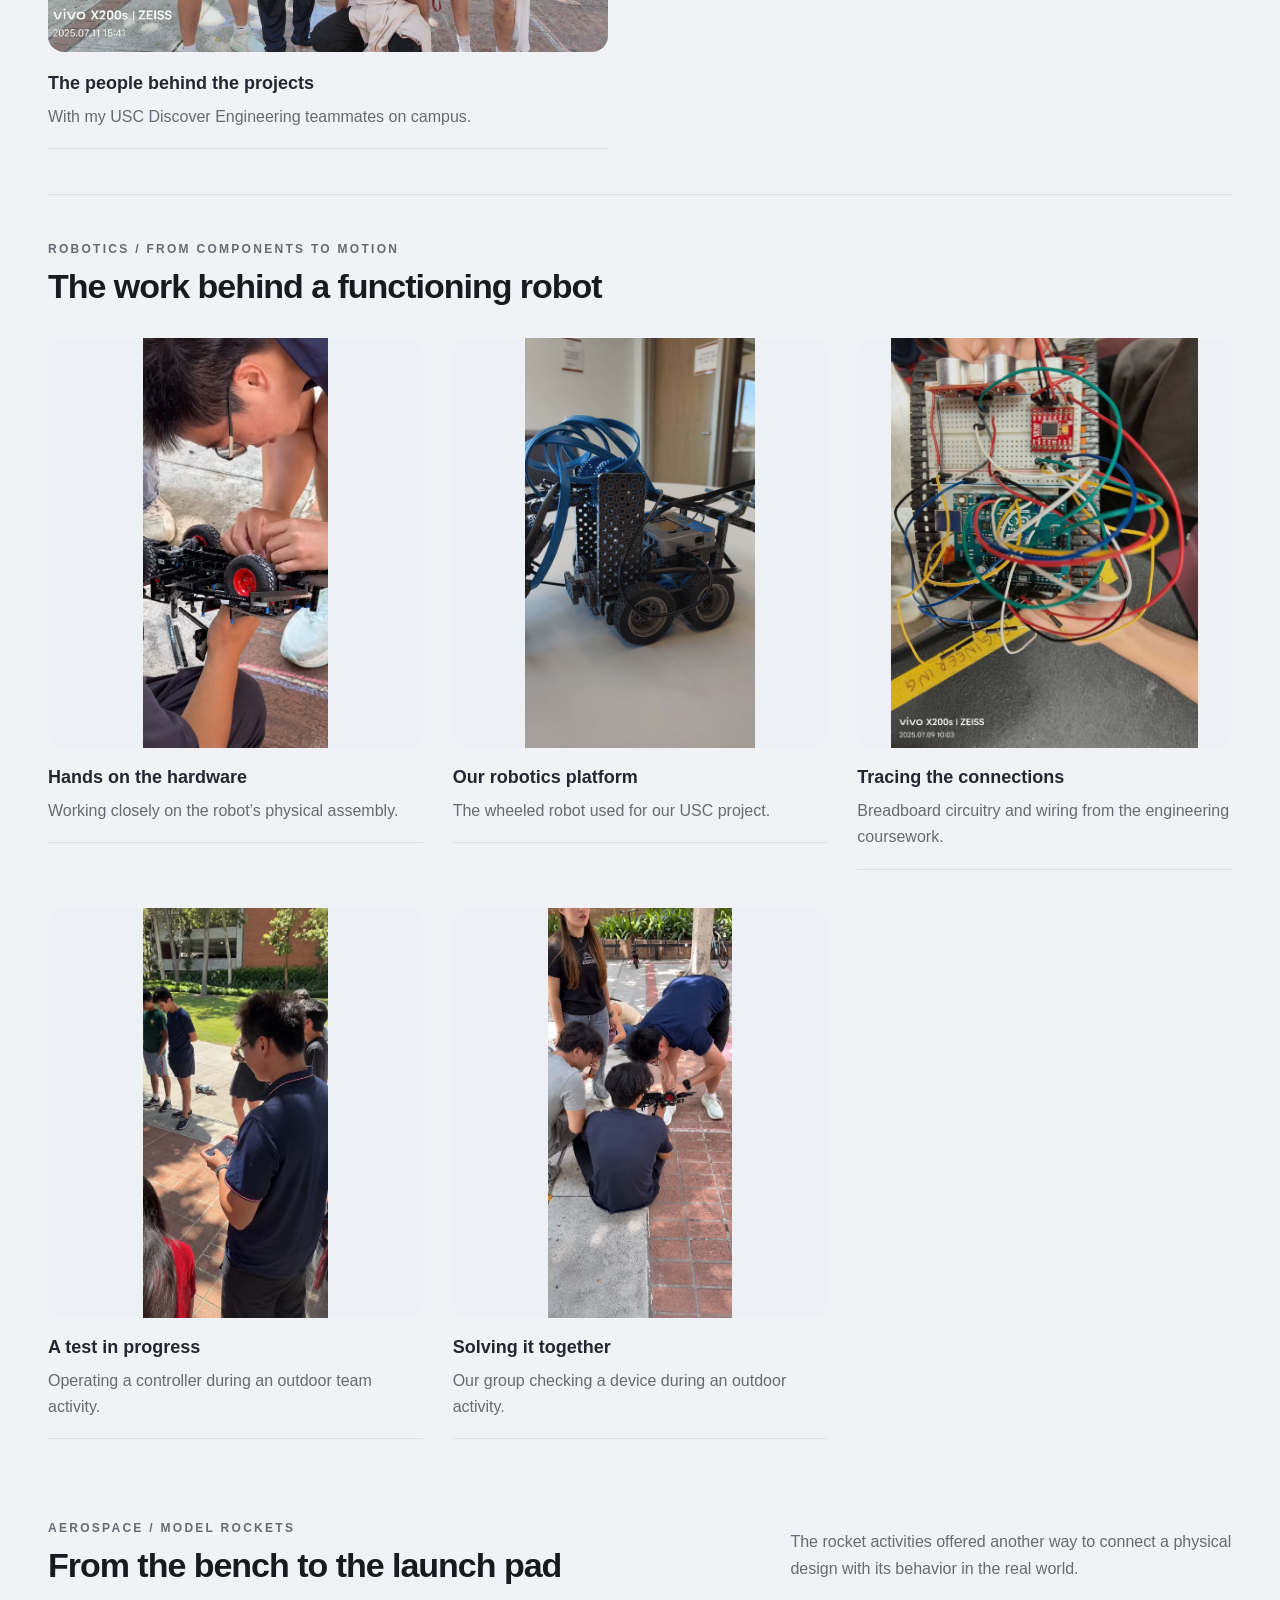
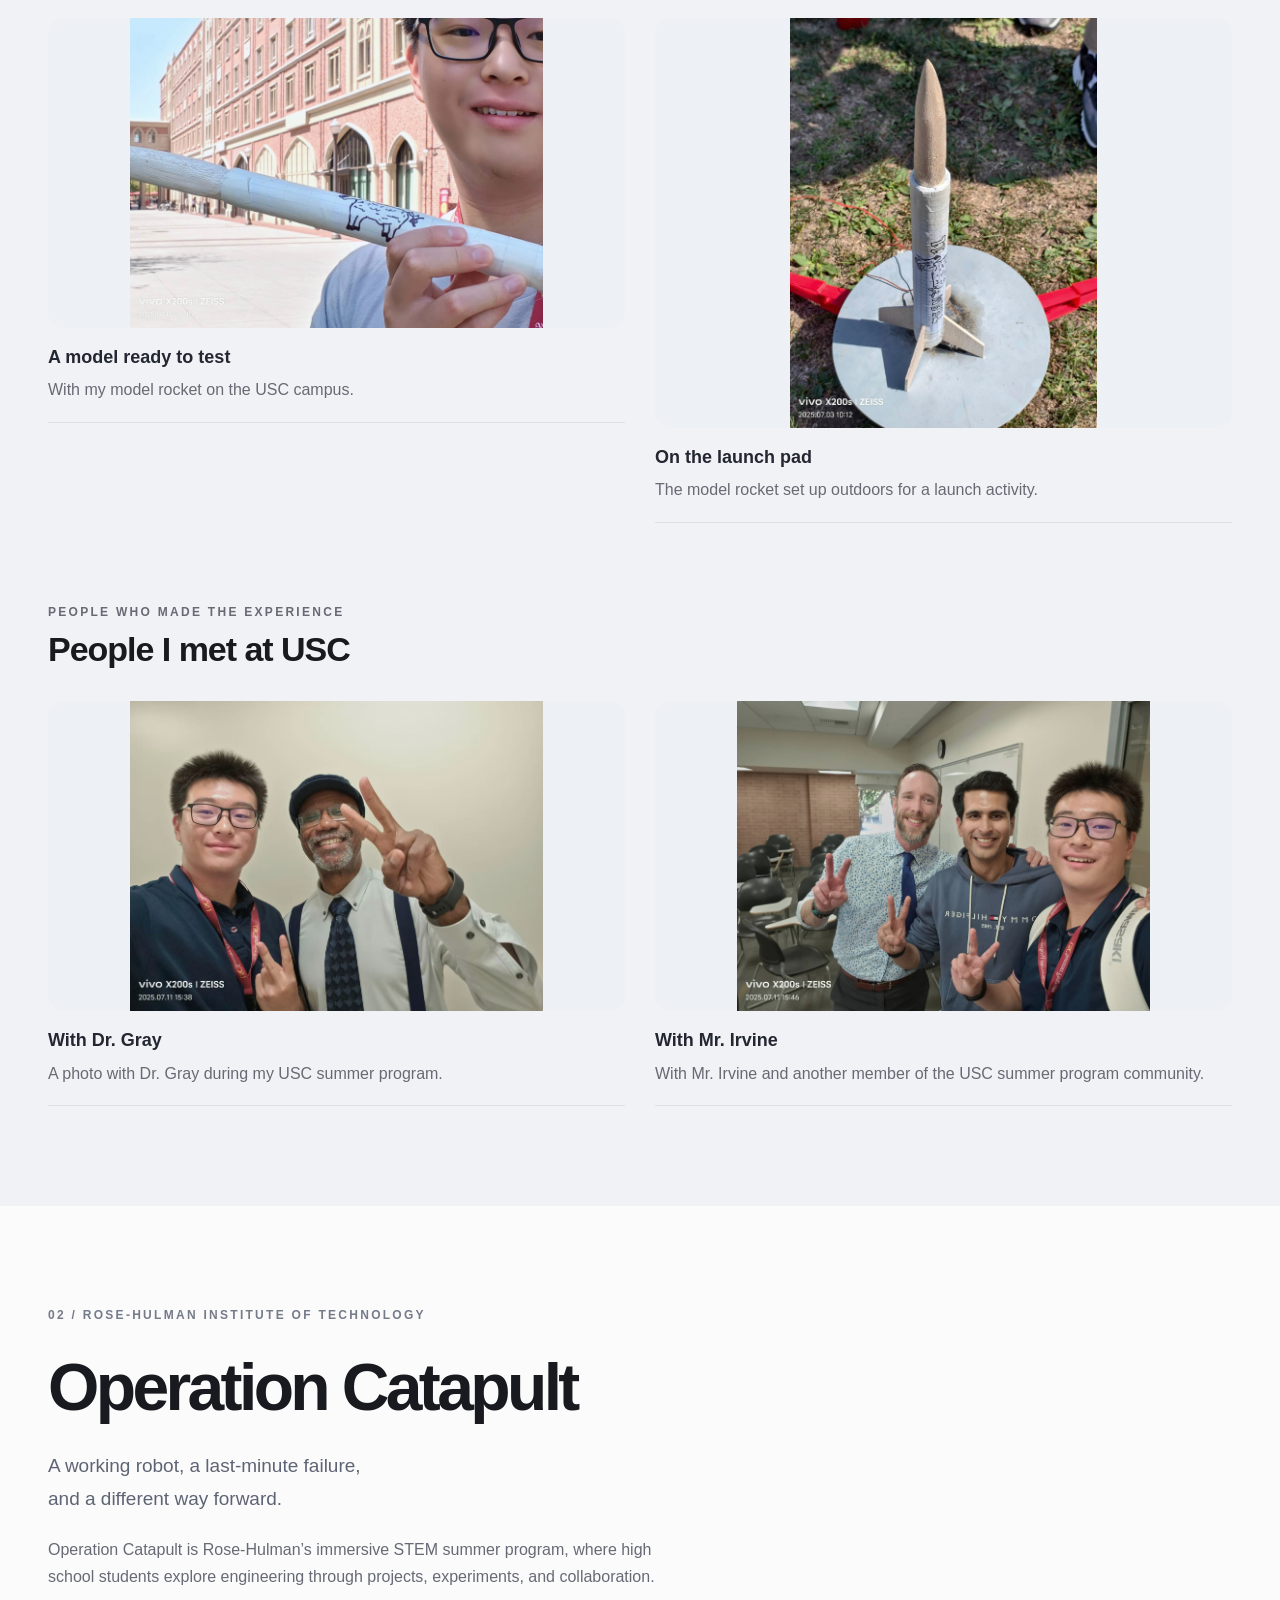
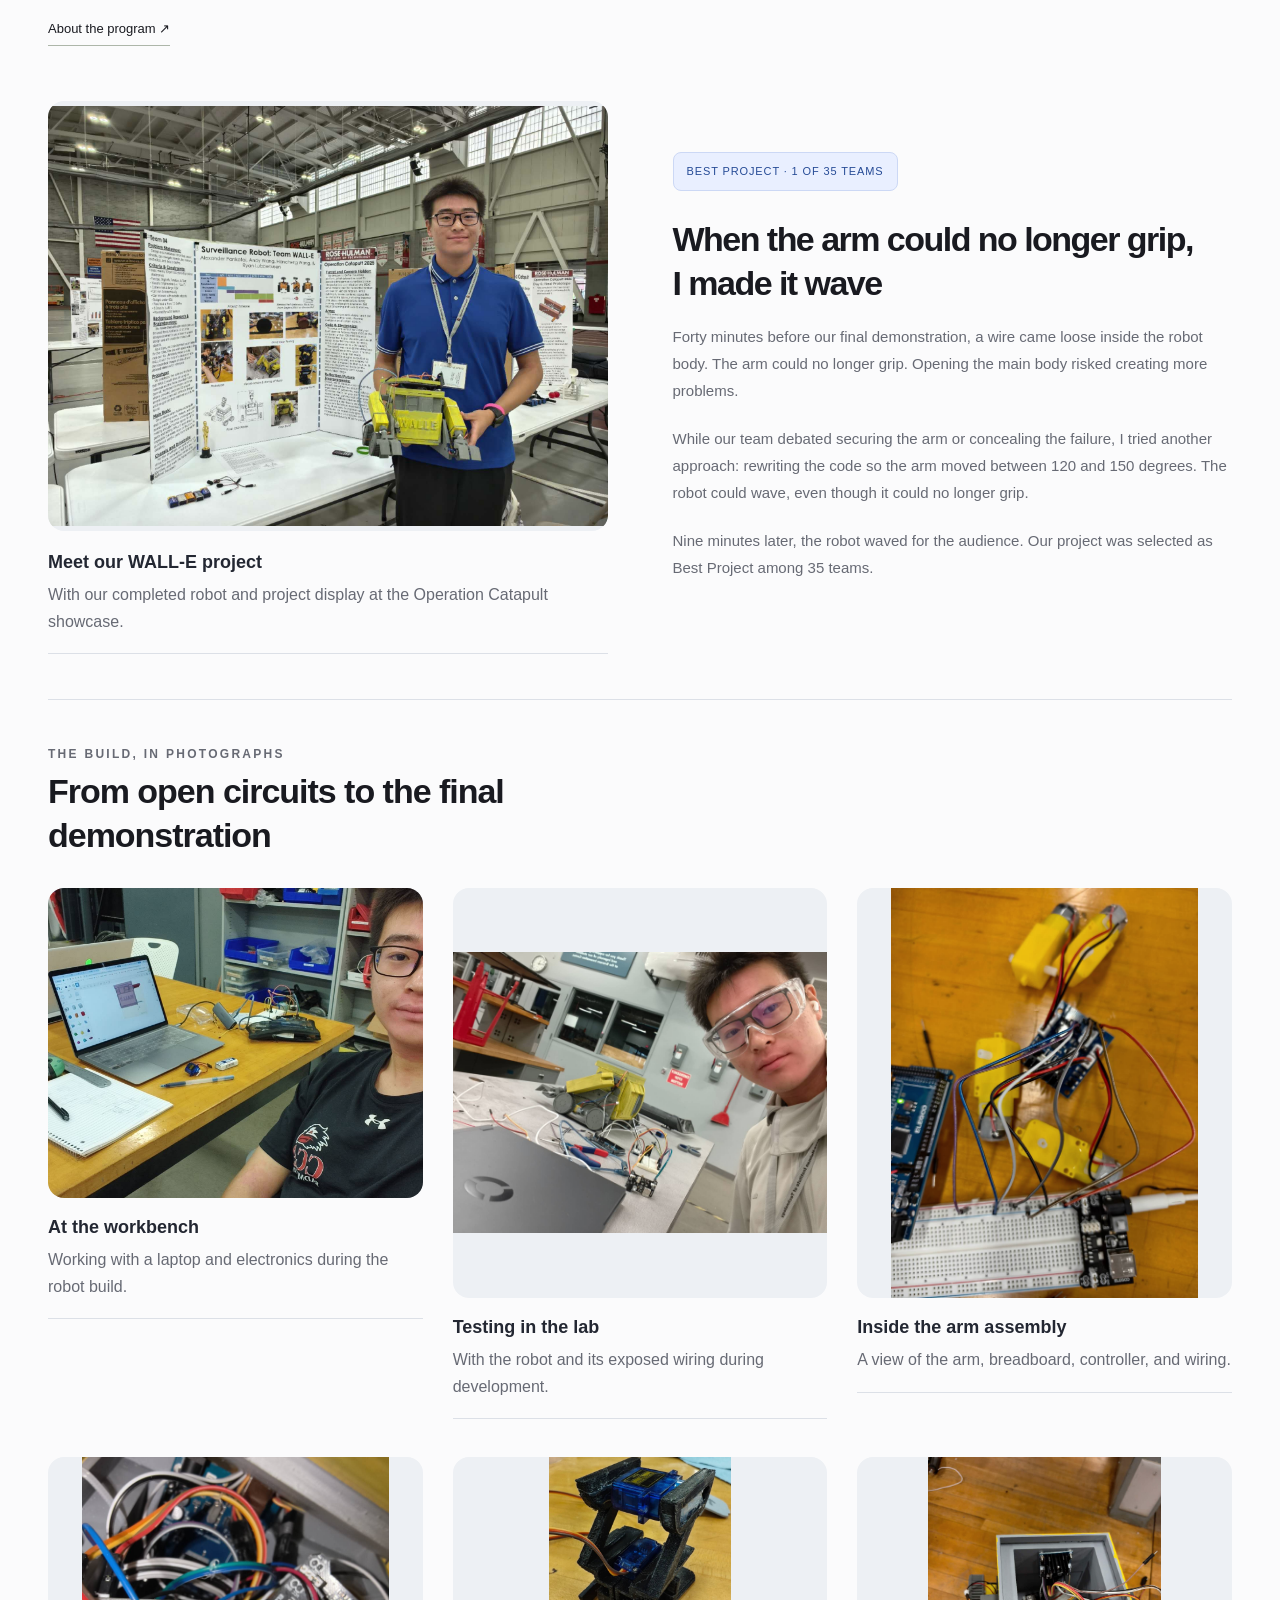
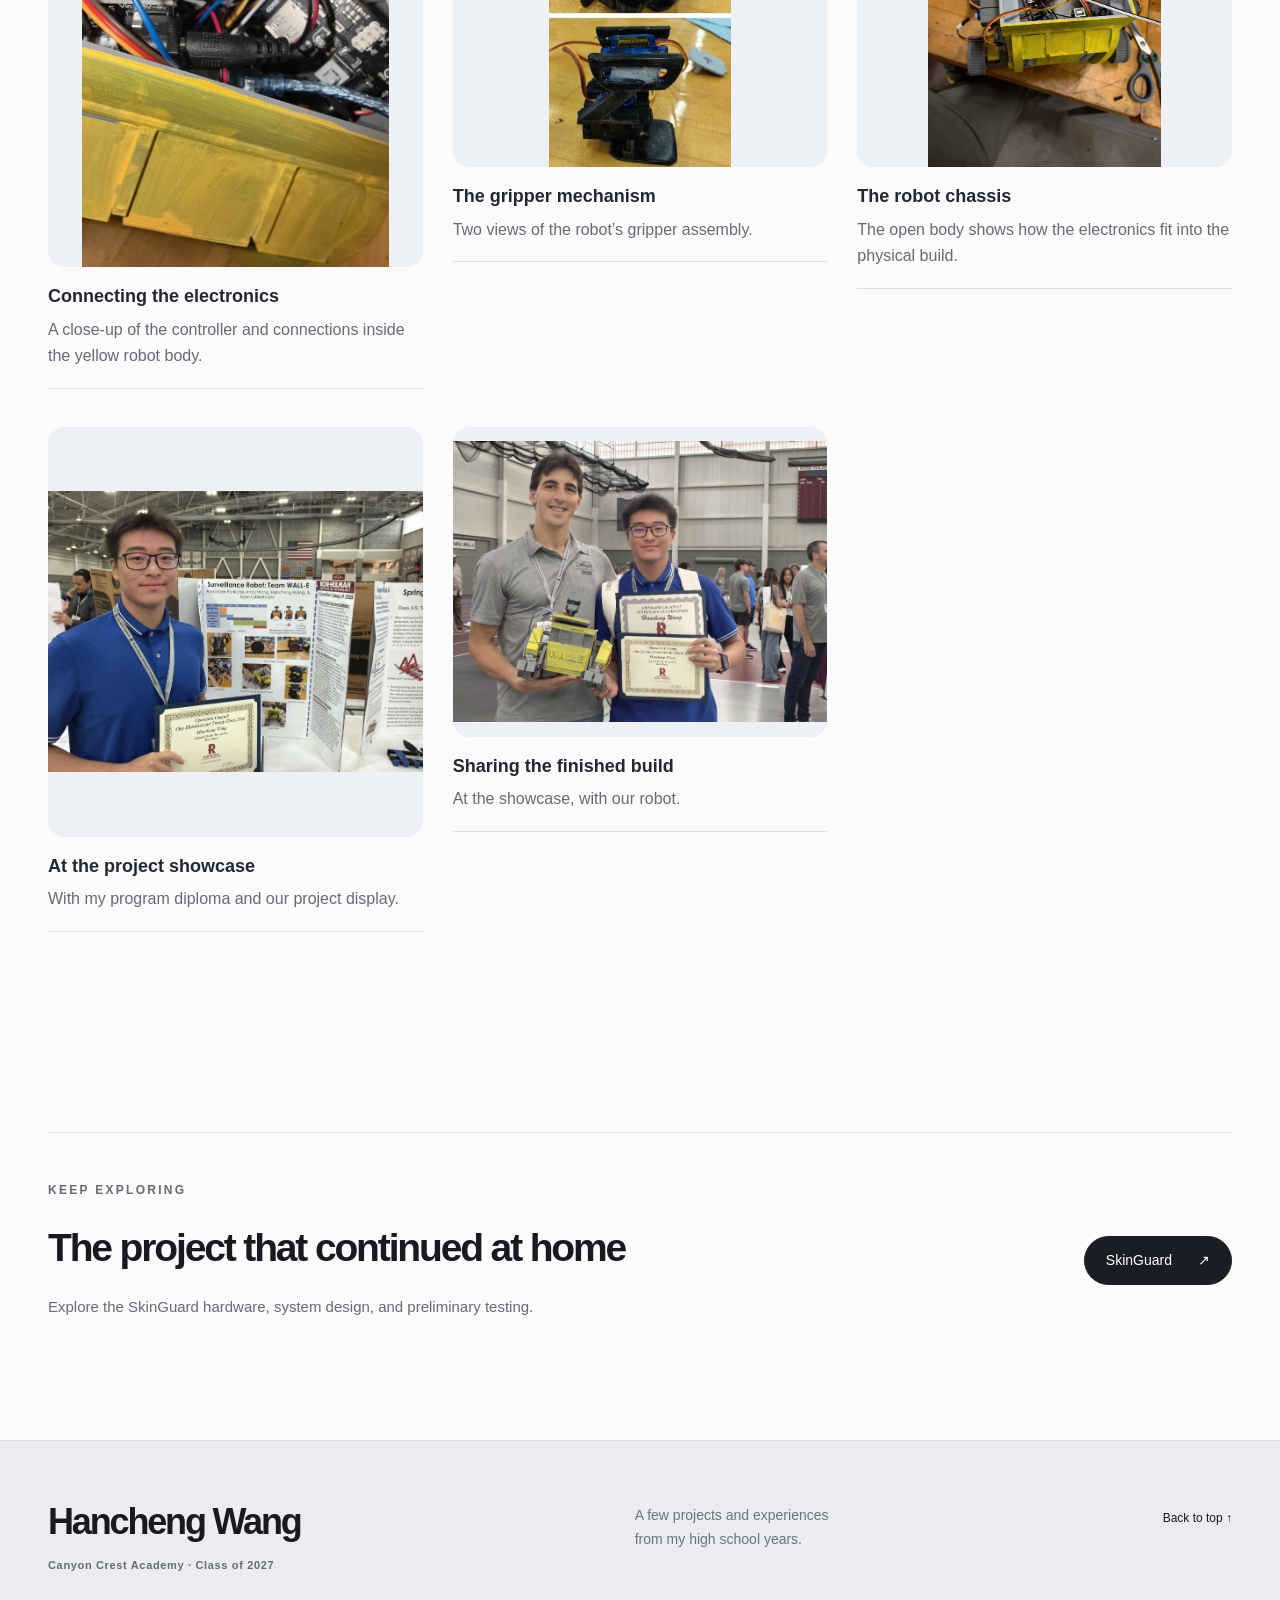
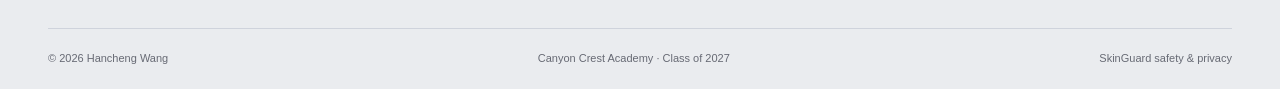
<file: summer.html>
<!doctype html><html lang="en"><head><meta charset="utf-8"><meta name="viewport" content="width=device-width,initial-scale=1"><meta name="description" content="Hancheng Wang’s USC Discover Engineering and Rose-Hulman Operation Catapult projects, robotics, model rockets, and team experiences."><meta name="theme-color" content="#101115"><title>Summer programs | Hancheng Wang</title><link rel="icon" href="assets/img/favicon.svg" type="image/svg+xml"><link rel="stylesheet" href="portfolio.css?v=20261102-qa"></head><body class="portfolio" id="top"><a class="p-skip" href="#main">Skip to content</a><header class="p-header"><div class="p-wrap p-header-inner"><a class="p-wordmark" href="index.html"><span class="p-monogram" aria-hidden="true">HW<span>·</span></span><span>Hancheng Wang<small>CANYON CREST ACADEMY</small></span></a><button class="p-menu" aria-label="Open navigation" aria-expanded="false" aria-controls="portfolio-nav">Menu <span aria-hidden="true">＋</span></button><nav id="portfolio-nav" class="p-nav" aria-label="Main navigation"><a href="index.html">Home</a><a href="skinguard.html">SkinGuard</a><a href="paper.html">Paper</a><a href="community.html">Community</a><a href="badminton.html">Badminton</a><a href="summer.html" aria-current="page">Summer programs</a><a href="about.html">About me</a></nav></div></header><main id="main"><section class="p-intro p-wrap"><p class="p-kicker">04 / SUMMER PROGRAMS</p><h1>Two summer programs<br><em>Plenty to build</em></h1><p class="p-lead">At USC and Rose-Hulman, I spent much of my time building with other students. These photos follow our robots, the work inside them, and a few other projects along the way.</p></section><nav class="p-wrap p-chapter-nav" aria-label="Summer program chapters"><a href="#usc"><span>01</span> USC · Discover Engineering ↓</a><a href="#rose-hulman"><span>02</span> Rose-Hulman · Operation Catapult ↓</a></nav><section class="p-section p-tint" id="usc"><div class="p-wrap"><div class="p-program-heading"><p class="p-kicker">02 / UNIVERSITY OF SOUTHERN CALIFORNIA</p><h2>Discover Engineering</h2><p class="p-lead">A USC Pre-College experience<br>in designing, building, and testing.</p><p>USC’s Discover Engineering course introduces students to engineering disciplines through lectures, discussions, and hands-on design projects. I earned three college credits while exploring robotics, circuits, and model rockets.</p><a class="p-link p-small" href="https://precollege.usc.edu/summer-programs/discover-engineering/" target="_blank" rel="noopener">About the program ↗</a></div><div class="p-program-feature"><figure class="p-photo "><a class="p-photo-open" href="portfolio-usc-team.jpg" data-photo aria-label="Enlarge: The people behind the projects"><img src="portfolio-usc-team.jpg" alt="The people behind the projects" class="" loading="lazy" decoding="async"></a><figcaption><strong>The people behind the projects</strong><span>With my USC Discover Engineering teammates on campus.</span></figcaption></figure><div><span class="p-award p-usc-award">ROBOTICS COMPETITION · 2ND OF 14 TEAMS</span><h3>Our USC robot</h3><p>For the robotics project, we had to get the wiring, structure, and code working together. The photos below show the robot and some of the work that went into it.</p><p>Our team placed second among 14 teams in the robotics competition.</p></div></div><div class="p-summer-gallery"><div class="p-section-head p-gallery-heading"><div><p class="p-kicker">ROBOTICS / FROM COMPONENTS TO MOTION</p><h3>The work behind a functioning robot</h3></div></div><div class="p-gallery p-three"><figure class="p-photo p-portrait"><a class="p-photo-open" href="portfolio-usc-robot-building.jpg" data-photo aria-label="Enlarge: Hands on the hardware"><img src="portfolio-usc-robot-building.jpg" alt="Hands on the hardware" class="" loading="lazy" decoding="async"></a><figcaption><strong>Hands on the hardware</strong><span>Working closely on the robot’s physical assembly.</span></figcaption></figure><figure class="p-photo p-portrait"><a class="p-photo-open" href="portfolio-usc-robot.jpg" data-photo aria-label="Enlarge: Our robotics platform"><img src="portfolio-usc-robot.jpg" alt="Our robotics platform" class="" loading="lazy" decoding="async"></a><figcaption><strong>Our robotics platform</strong><span>The wheeled robot used for our USC project.</span></figcaption></figure><figure class="p-photo p-portrait"><a class="p-photo-open" href="portfolio-usc-wiring.jpg" data-photo aria-label="Enlarge: Tracing the connections"><img src="portfolio-usc-wiring.jpg" alt="Tracing the connections" class="" loading="lazy" decoding="async"></a><figcaption><strong>Tracing the connections</strong><span>Breadboard circuitry and wiring from the engineering coursework.</span></figcaption></figure><figure class="p-photo p-portrait"><a class="p-photo-open" href="portfolio-usc-testing.jpg" data-photo aria-label="Enlarge: A test in progress"><img src="portfolio-usc-testing.jpg" alt="A test in progress" class="" loading="lazy" decoding="async"></a><figcaption><strong>A test in progress</strong><span>Operating a controller during an outdoor team activity.</span></figcaption></figure><figure class="p-photo p-portrait"><a class="p-photo-open" href="portfolio-usc-team-test.jpg" data-photo aria-label="Enlarge: Solving it together"><img src="portfolio-usc-team-test.jpg" alt="Solving it together" class="" loading="lazy" decoding="async"></a><figcaption><strong>Solving it together</strong><span>Our group checking a device during an outdoor activity.</span></figcaption></figure></div><div class="p-section-head p-gallery-heading"><div><p class="p-kicker">AEROSPACE / MODEL ROCKETS</p><h3>From the bench to the launch pad</h3></div><p>The rocket activities offered another way to connect a physical design with its behavior in the real world.</p></div><div class="p-gallery p-two"><figure class="p-photo p-contain"><a class="p-photo-open" href="portfolio-usc-rocket.jpg" data-photo aria-label="Enlarge: A model ready to test"><img src="portfolio-usc-rocket.jpg" alt="A model ready to test" class="" loading="lazy" decoding="async"></a><figcaption><strong>A model ready to test</strong><span>With my model rocket on the USC campus.</span></figcaption></figure><figure class="p-photo p-portrait"><a class="p-photo-open" href="portfolio-usc-launch.jpg" data-photo aria-label="Enlarge: On the launch pad"><img src="portfolio-usc-launch.jpg" alt="On the launch pad" class="" loading="lazy" decoding="async"></a><figcaption><strong>On the launch pad</strong><span>The model rocket set up outdoors for a launch activity.</span></figcaption></figure></div><div class="p-section-head p-gallery-heading"><div><p class="p-kicker">PEOPLE WHO MADE THE EXPERIENCE</p><h3>People I met at USC</h3></div></div><div class="p-gallery p-two"><figure class="p-photo p-contain"><a class="p-photo-open" href="portfolio-usc-dr-gray.jpg" data-photo aria-label="Enlarge: With Dr. Gray"><img src="portfolio-usc-dr-gray.jpg" alt="With Dr. Gray" class="" loading="lazy" decoding="async"></a><figcaption><strong>With Dr. Gray</strong><span>A photo with Dr. Gray during my USC summer program.</span></figcaption></figure><figure class="p-photo p-contain"><a class="p-photo-open" href="portfolio-usc-mr-irvine.jpg" data-photo aria-label="Enlarge: With Mr. Irvine"><img src="portfolio-usc-mr-irvine.jpg" alt="With Mr. Irvine" class="" loading="lazy" decoding="async"></a><figcaption><strong>With Mr. Irvine</strong><span>With Mr. Irvine and another member of the USC summer program community.</span></figcaption></figure></div></div></div></section><section class="p-section" id="rose-hulman"><div class="p-wrap"><div class="p-program-heading"><p class="p-kicker">02 / ROSE-HULMAN INSTITUTE OF TECHNOLOGY</p><h2>Operation Catapult</h2><p class="p-lead">A working robot, a last-minute failure,<br>and a different way forward.</p><p>Operation Catapult is Rose-Hulman’s immersive STEM summer program, where high school students explore engineering through projects, experiments, and collaboration.</p><a class="p-link p-small" href="https://www.rose-hulman.edu/admissions-and-aid/early-planning/operation-catapult/index.html" target="_blank" rel="noopener">About the program ↗</a></div><div class="p-program-feature"><figure class="p-photo p-contain"><a class="p-photo-open" href="portfolio-rh-final.jpg" data-photo aria-label="Enlarge: Meet our WALL-E project"><img src="portfolio-rh-final.jpg" alt="Meet our WALL-E project" class="" loading="lazy" decoding="async"></a><figcaption><strong>Meet our WALL-E project</strong><span>With our completed robot and project display at the Operation Catapult showcase.</span></figcaption></figure><div><span class="p-award">BEST PROJECT · 1 OF 35 TEAMS</span><h3>When the arm could no longer grip,<br>I made it wave</h3><p>Forty minutes before our final demonstration, a wire came loose inside the robot body. The arm could no longer grip. Opening the main body risked creating more problems.</p><p>While our team debated securing the arm or concealing the failure, I tried another approach: rewriting the code so the arm moved between 120 and 150 degrees. The robot could wave, even though it could no longer grip.</p><p>Nine minutes later, the robot waved for the audience. Our project was selected as Best Project among 35 teams.</p></div></div><div class="p-summer-gallery"><div class="p-section-head p-gallery-heading"><div><p class="p-kicker">THE BUILD, IN PHOTOGRAPHS</p><h3>From open circuits to the final demonstration</h3></div></div><div class="p-gallery p-three"><figure class="p-photo "><a class="p-photo-open" href="portfolio-rh-workbench.jpg" data-photo aria-label="Enlarge: At the workbench"><img src="portfolio-rh-workbench.jpg" alt="At the workbench" class="" loading="lazy" decoding="async"></a><figcaption><strong>At the workbench</strong><span>Working with a laptop and electronics during the robot build.</span></figcaption></figure><figure class="p-photo p-portrait"><a class="p-photo-open" href="portfolio-rh-lab.jpg" data-photo aria-label="Enlarge: Testing in the lab"><img src="portfolio-rh-lab.jpg" alt="Testing in the lab" class="" loading="lazy" decoding="async"></a><figcaption><strong>Testing in the lab</strong><span>With the robot and its exposed wiring during development.</span></figcaption></figure><figure class="p-photo p-portrait"><a class="p-photo-open" href="portfolio-rh-arm-wiring.jpg" data-photo aria-label="Enlarge: Inside the arm assembly"><img src="portfolio-rh-arm-wiring.jpg" alt="Inside the arm assembly" class="" loading="lazy" decoding="async"></a><figcaption><strong>Inside the arm assembly</strong><span>A view of the arm, breadboard, controller, and wiring.</span></figcaption></figure><figure class="p-photo p-portrait"><a class="p-photo-open" href="portfolio-rh-electronics.jpg" data-photo aria-label="Enlarge: Connecting the electronics"><img src="portfolio-rh-electronics.jpg" alt="Connecting the electronics" class="" loading="lazy" decoding="async"></a><figcaption><strong>Connecting the electronics</strong><span>A close-up of the controller and connections inside the yellow robot body.</span></figcaption></figure><figure class="p-photo p-contain"><a class="p-photo-open" href="portfolio-rh-gripper.jpg" data-photo aria-label="Enlarge: The gripper mechanism"><img src="portfolio-rh-gripper.jpg" alt="The gripper mechanism" class="" loading="lazy" decoding="async"></a><figcaption><strong>The gripper mechanism</strong><span>Two views of the robot’s gripper assembly.</span></figcaption></figure><figure class="p-photo p-contain"><a class="p-photo-open" href="portfolio-rh-chassis.jpg" data-photo aria-label="Enlarge: The robot chassis"><img src="portfolio-rh-chassis.jpg" alt="The robot chassis" class="" loading="lazy" decoding="async"></a><figcaption><strong>The robot chassis</strong><span>The open body shows how the electronics fit into the physical build.</span></figcaption></figure><figure class="p-photo p-portrait"><a class="p-photo-open" href="portfolio-rh-showcase.jpg" data-photo aria-label="Enlarge: At the project showcase"><img src="portfolio-rh-showcase.jpg" alt="At the project showcase" class="" loading="lazy" decoding="async"></a><figcaption><strong>At the project showcase</strong><span>With my program diploma and our project display.</span></figcaption></figure><figure class="p-photo p-contain"><a class="p-photo-open" href="portfolio-rh-with-mentor.jpg" data-photo aria-label="Enlarge: Sharing the finished build"><img src="portfolio-rh-with-mentor.jpg" alt="Sharing the finished build" class="" loading="lazy" decoding="async"></a><figcaption><strong>Sharing the finished build</strong><span>At the showcase, with our robot.</span></figcaption></figure></div></div></div></section>
<section class="p-section"><div class="p-wrap p-next"><div><p class="p-kicker">KEEP EXPLORING</p><h2>The project that continued at home</h2><p>Explore the SkinGuard hardware, system design, and preliminary testing.</p></div><a class="p-btn" href="skinguard.html">SkinGuard<span aria-hidden="true"> ↗</span></a></div></section></main><footer class="p-footer"><div class="p-wrap"><div class="p-footer-top"><a class="p-footer-name" href="about.html">Hancheng Wang<span>Canyon Crest Academy · Class of 2027</span></a><p>A few projects and experiences<br>from my high school years.</p><a class="p-top" href="#top">Back to top ↑</a></div><div class="p-footer-bottom"><span>© 2026 Hancheng Wang</span><span>Canyon Crest Academy · Class of 2027</span><a href="safety.html">SkinGuard safety & privacy</a></div></div></footer><dialog class="p-lightbox" aria-label="Photograph"><button class="p-lightbox-close" autofocus aria-label="Close photograph">Close ×</button><img alt=""><p></p></dialog><script src="portfolio.js?v=20261102-qa"></script></body></html>
</file>
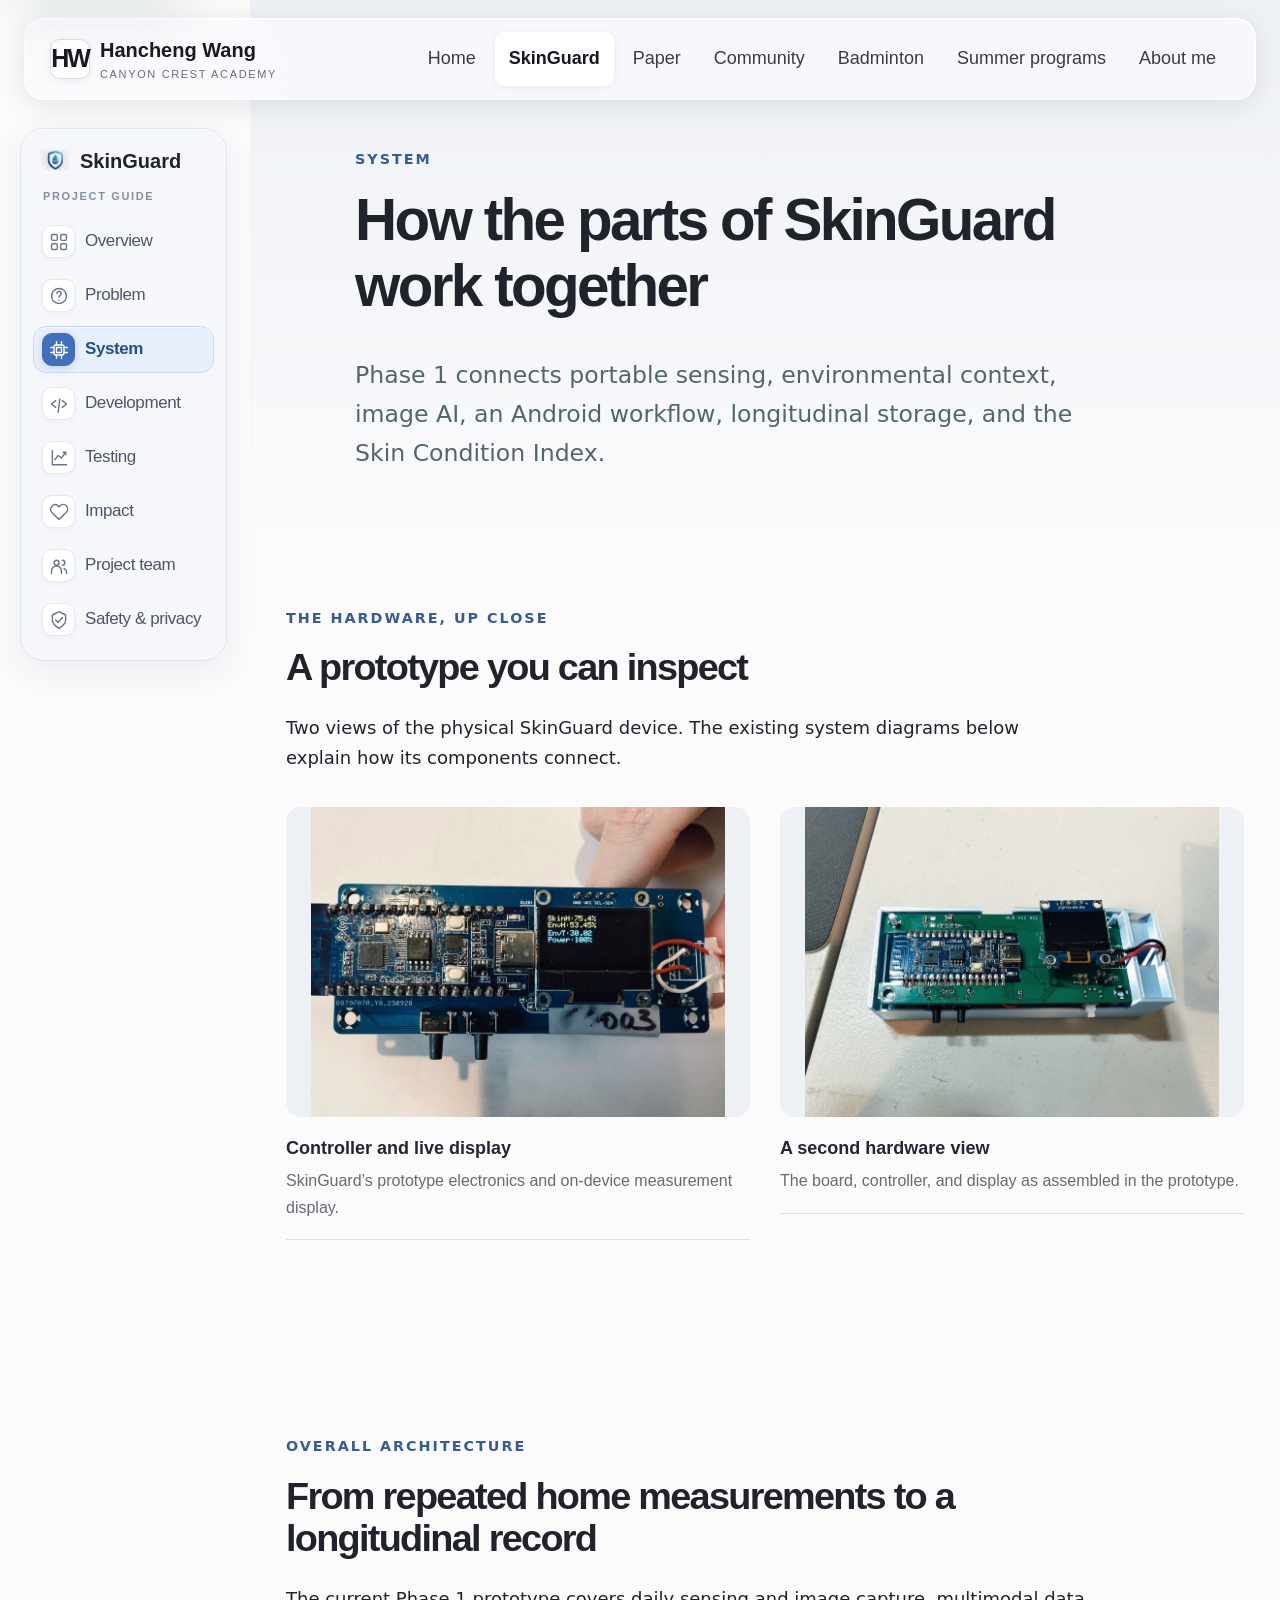
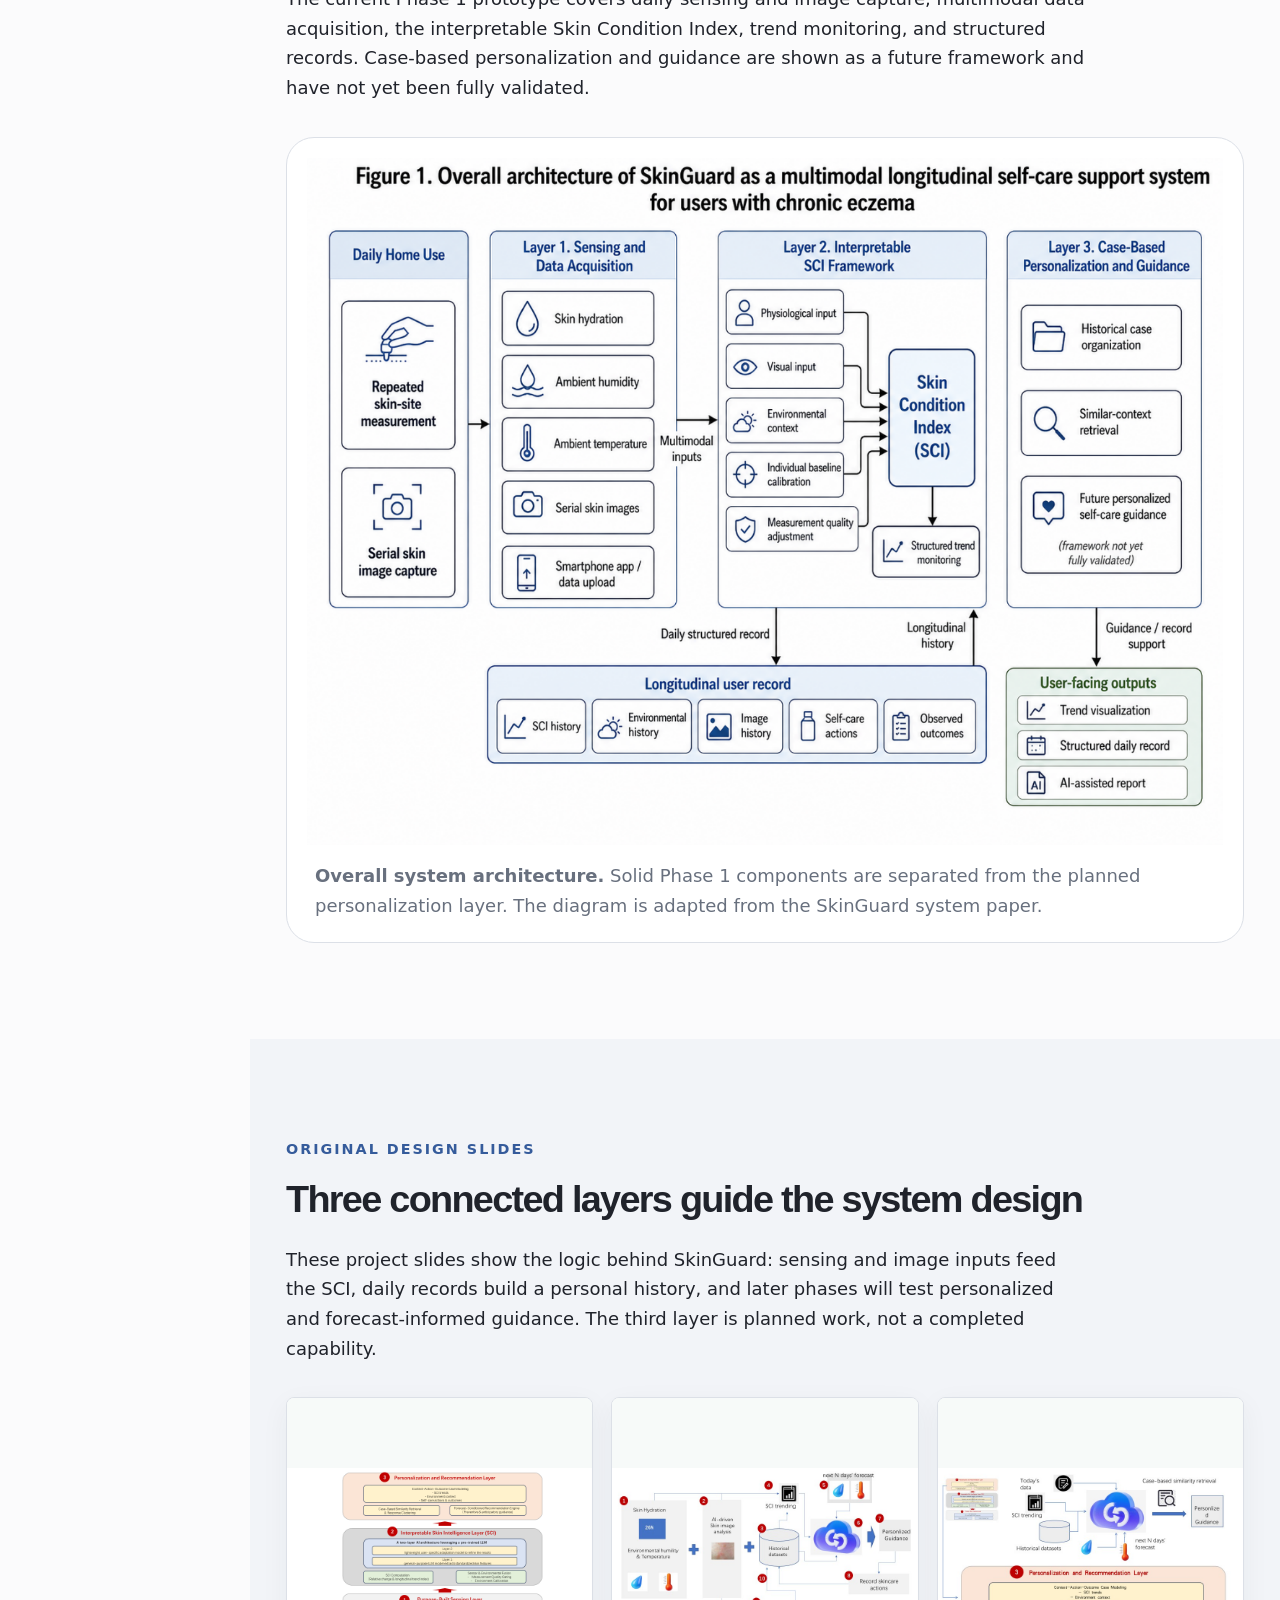
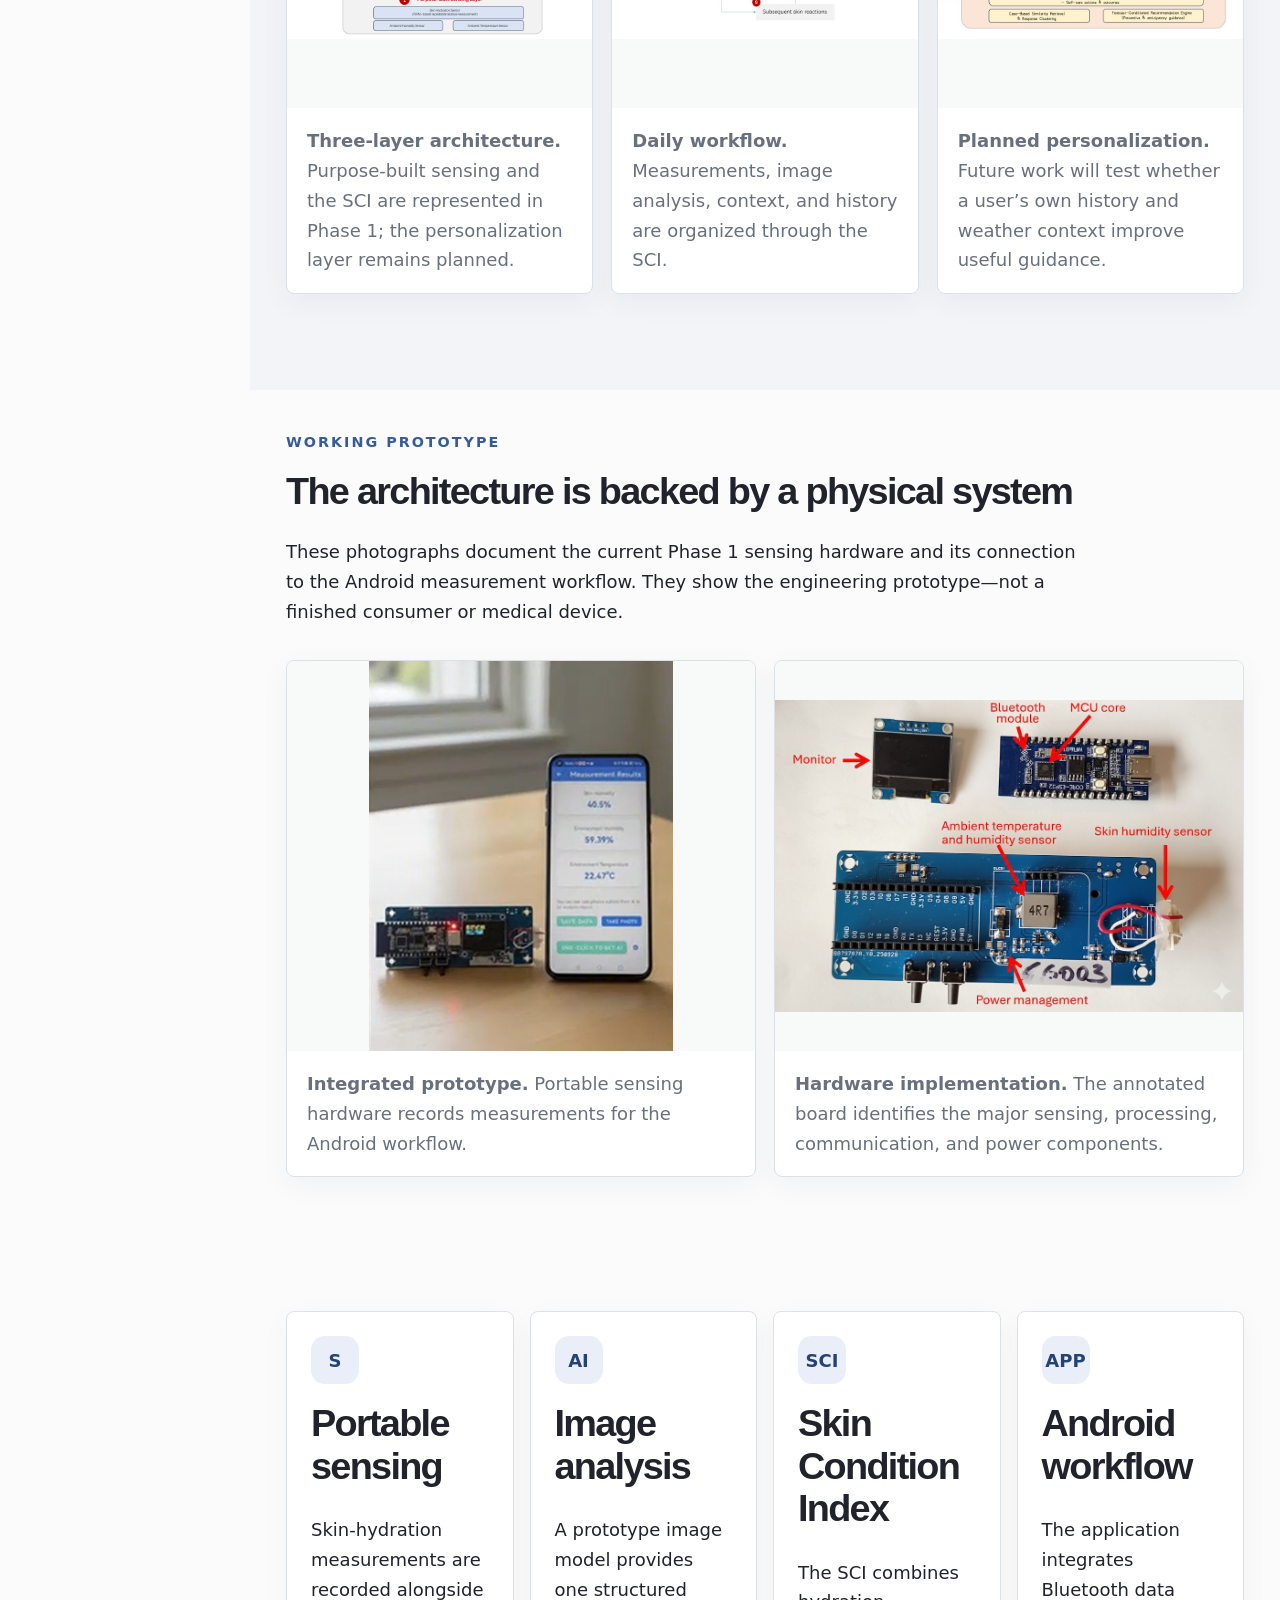
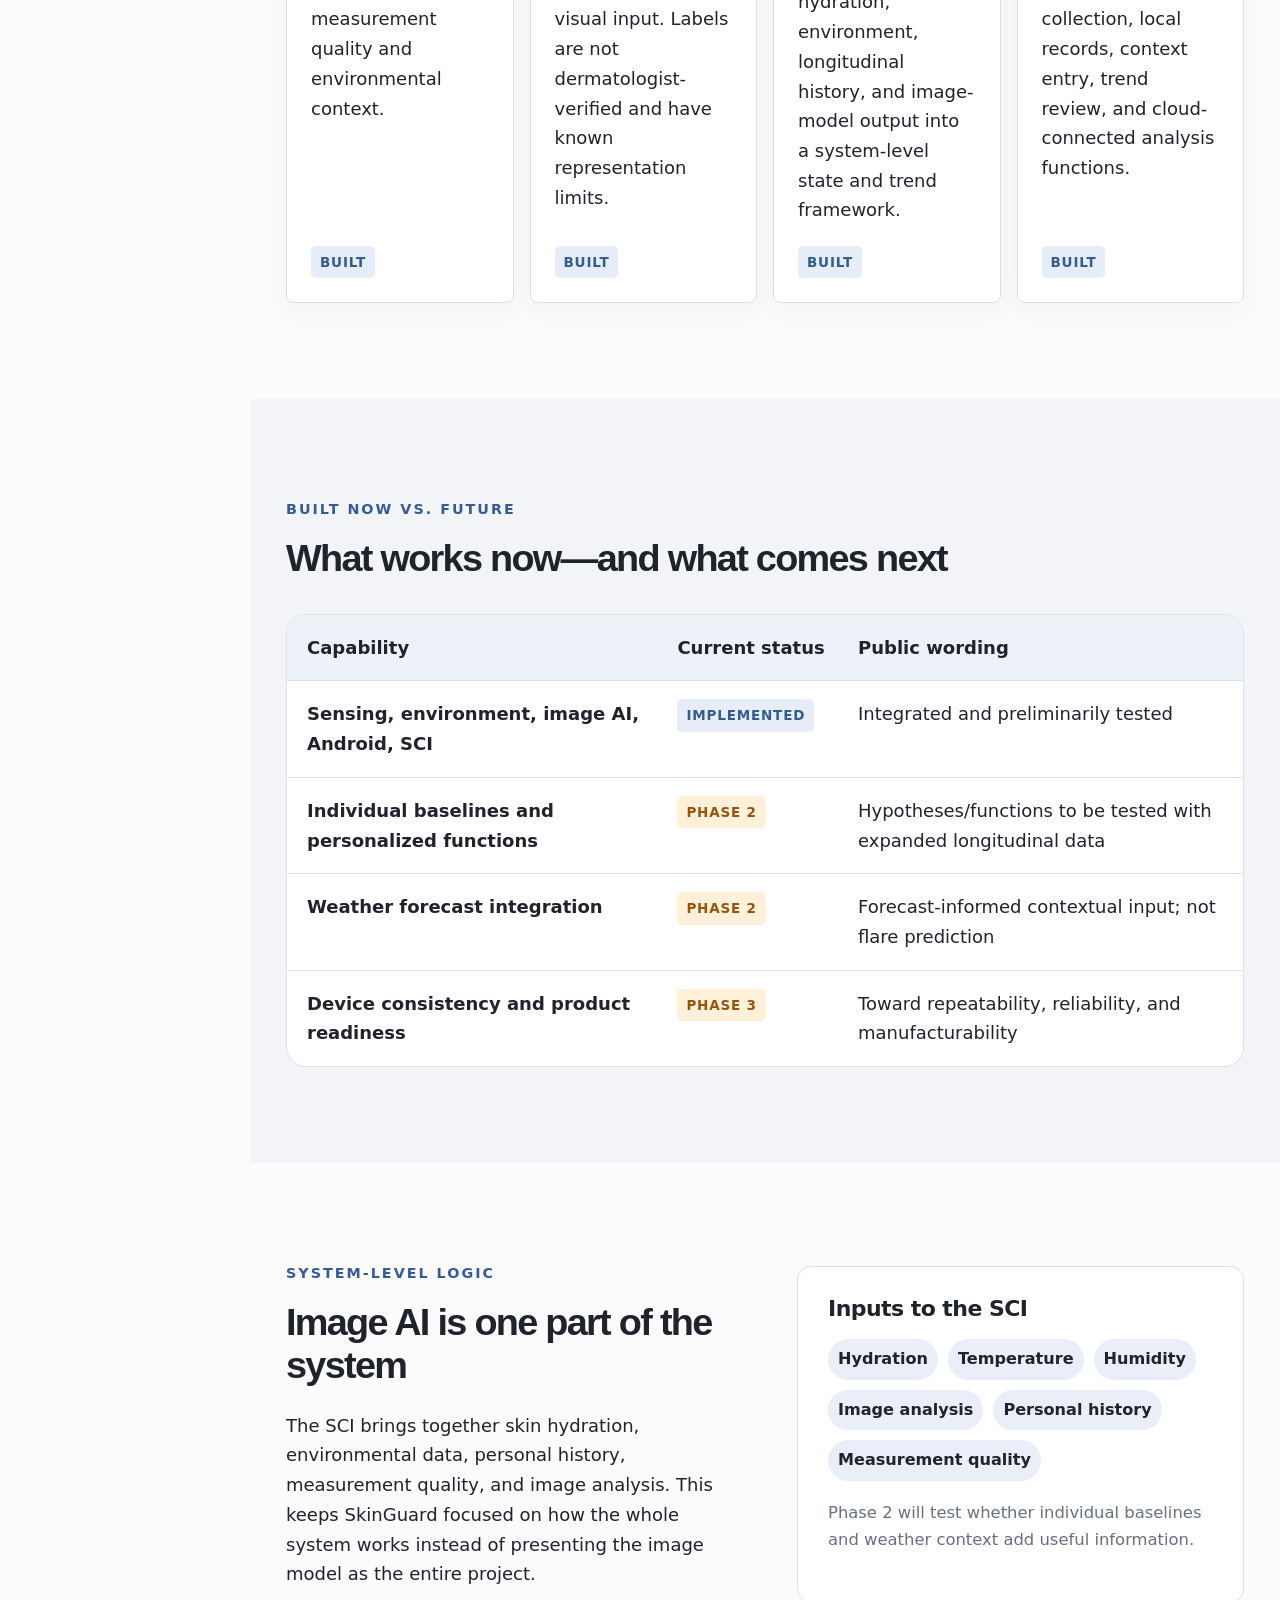
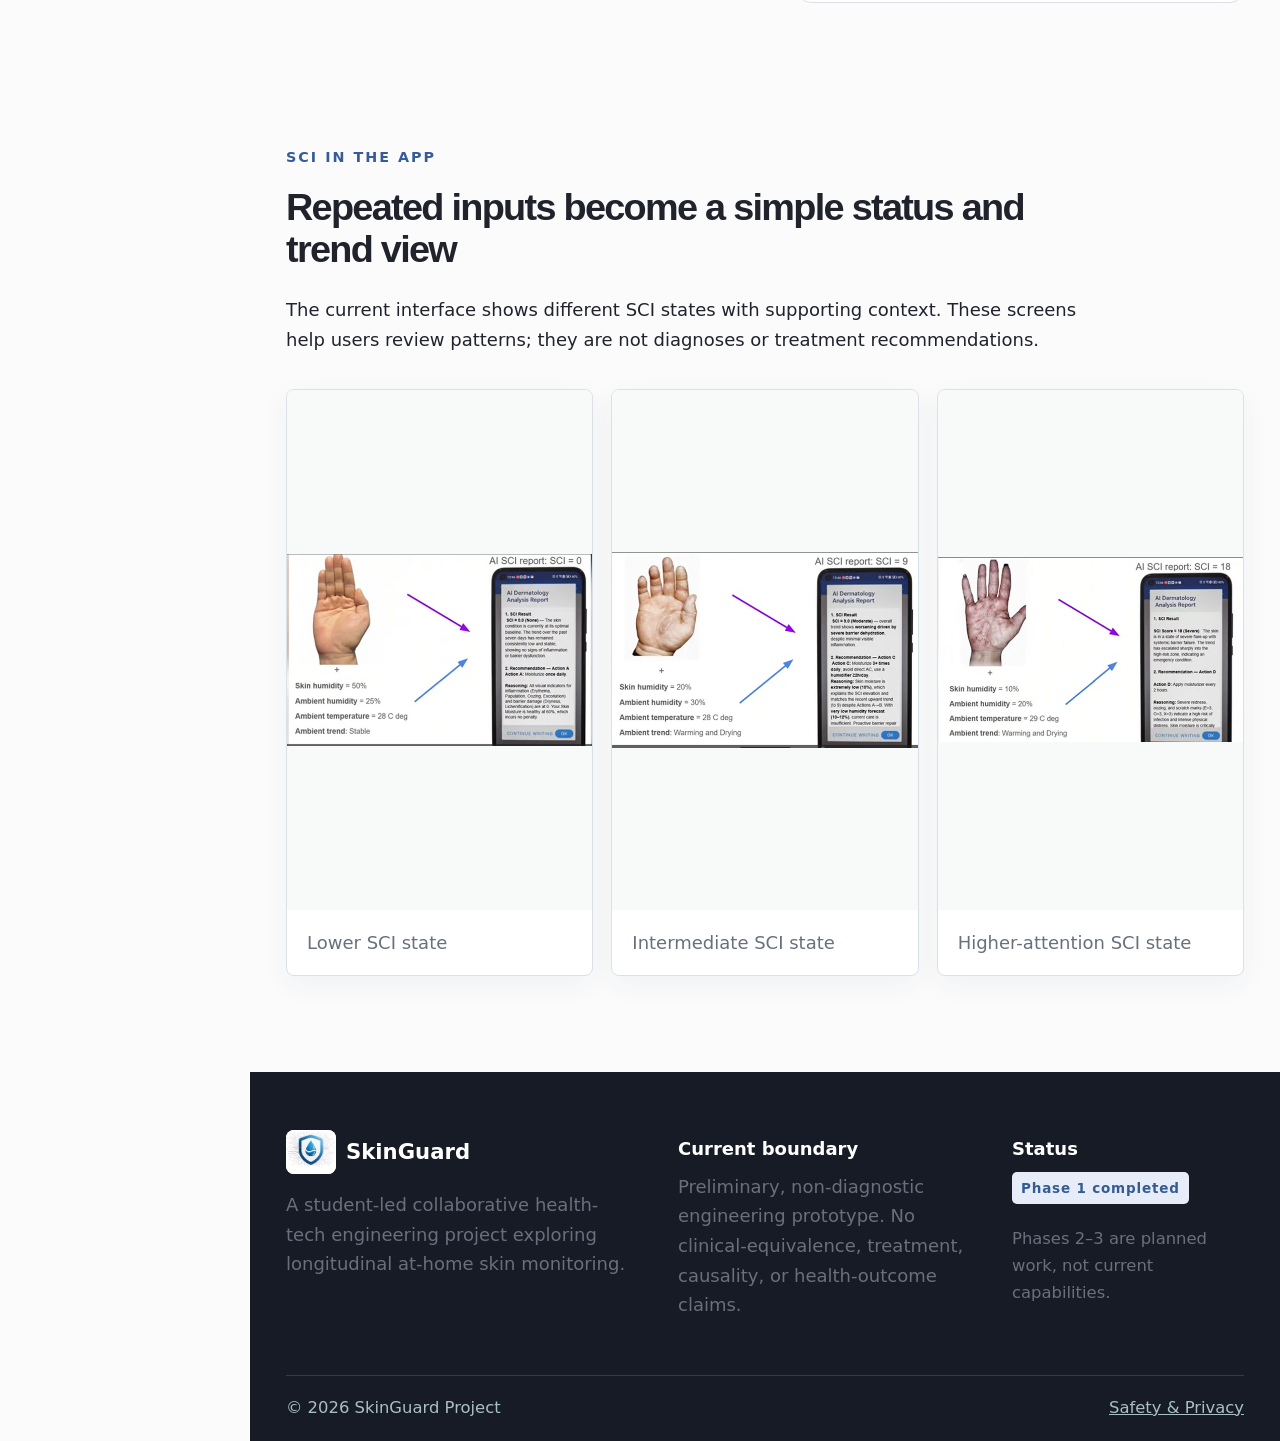
<file: system.html>
<!doctype html>
<html lang="en">
<head>
  <meta charset="utf-8">
  <meta name="viewport" content="width=device-width, initial-scale=1">
  <meta name="description" content="SkinGuard integrated system architecture, current prototype, SCI, image AI, and planned capabilities.">
  <meta name="theme-color" content="#101115">
  <title>System | SkinGuard</title>
  <link rel="icon" href="assets/img/favicon.svg" type="image/svg+xml">
  <link rel="manifest" href="site.webmanifest">
  <link rel="stylesheet" href="project.css?v=20261102-paper">
  <link rel="stylesheet" href="portfolio.css?v=20261102-qa">
</head>
<body class="tech-site" id="top">
  <a class="skip-link" href="#main">Skip to content</a>
  <header class="p-header"><div class="p-wrap p-header-inner"><a class="p-wordmark" href="index.html"><span class="p-monogram" aria-hidden="true">HW<span>·</span></span><span>Hancheng Wang<small>CANYON CREST ACADEMY</small></span></a><button class="p-menu" aria-label="Open navigation" aria-expanded="false" aria-controls="portfolio-nav">Menu <span aria-hidden="true">＋</span></button><nav id="portfolio-nav" class="p-nav" aria-label="Main navigation"><a href="index.html">Home</a><a href="skinguard.html" aria-current="page">SkinGuard</a><a href="paper.html">Paper</a><a href="community.html">Community</a><a href="badminton.html">Badminton</a><a href="summer.html">Summer programs</a><a href="about.html">About me</a></nav></div></header><aside class="p-project-nav p-project-dock" aria-label="SkinGuard project guide"><div class="p-wrap"><a class="p-project-brand" href="skinguard.html"><img src="assets/img/logo.png" alt="">SkinGuard</a><p class="p-dock-caption">PROJECT GUIDE</p><nav aria-label="SkinGuard project navigation"><a class="p-dock-item" href="skinguard.html"><span class="p-dock-icon p-dock-overview" aria-hidden="true"><svg viewBox="0 0 24 24" fill="none" stroke="currentColor" stroke-width="1.7" stroke-linecap="round" stroke-linejoin="round"><rect x="3" y="3" width="7" height="7" rx="1.5"/><rect x="14" y="3" width="7" height="7" rx="1.5"/><rect x="3" y="14" width="7" height="7" rx="1.5"/><rect x="14" y="14" width="7" height="7" rx="1.5"/></svg></span><span class="p-dock-label">Overview</span></a><a class="p-dock-item" href="problem.html"><span class="p-dock-icon p-dock-problem" aria-hidden="true"><svg viewBox="0 0 24 24" fill="none" stroke="currentColor" stroke-width="1.7" stroke-linecap="round" stroke-linejoin="round"><circle cx="12" cy="12" r="9"/><path d="M9.5 9a2.6 2.6 0 1 1 4.2 2c-1.4.8-1.7 1.2-1.7 2.5M12 17h.01"/></svg></span><span class="p-dock-label">Problem</span></a><a class="p-dock-item" href="system.html" aria-current="page"><span class="p-dock-icon p-dock-system" aria-hidden="true"><svg viewBox="0 0 24 24" fill="none" stroke="currentColor" stroke-width="1.7" stroke-linecap="round" stroke-linejoin="round"><rect x="6" y="6" width="12" height="12" rx="2"/><path d="M9 2v4m6-4v4M9 18v4m6-4v4M2 9h4m-4 6h4m12-6h4m-4 6h4M9 9h6v6H9z"/></svg></span><span class="p-dock-label">System</span></a><a class="p-dock-item" href="development.html"><span class="p-dock-icon p-dock-development" aria-hidden="true"><svg viewBox="0 0 24 24" fill="none" stroke="currentColor" stroke-width="1.7" stroke-linecap="round" stroke-linejoin="round"><path d="m8 8-5 4 5 4m8-8 5 4-5 4m-3-10-2 16"/></svg></span><span class="p-dock-label">Development</span></a><a class="p-dock-item" href="testing.html"><span class="p-dock-icon p-dock-testing" aria-hidden="true"><svg viewBox="0 0 24 24" fill="none" stroke="currentColor" stroke-width="1.7" stroke-linecap="round" stroke-linejoin="round"><path d="M4 3v17h17M7 14l4-5 4 3 5-7"/><path d="M17 5h3v3"/></svg></span><span class="p-dock-label">Testing</span></a><a class="p-dock-item" href="impact.html"><span class="p-dock-icon p-dock-impact" aria-hidden="true"><svg viewBox="0 0 24 24" fill="none" stroke="currentColor" stroke-width="1.7" stroke-linecap="round" stroke-linejoin="round"><path d="M20.8 4.6a5.4 5.4 0 0 0-7.6 0L12 5.8l-1.2-1.2a5.4 5.4 0 0 0-7.6 7.6L12 21l8.8-8.8a5.4 5.4 0 0 0 0-7.6Z"/></svg></span><span class="p-dock-label">Impact</span></a><a class="p-dock-item" href="team.html"><span class="p-dock-icon p-dock-team" aria-hidden="true"><svg viewBox="0 0 24 24" fill="none" stroke="currentColor" stroke-width="1.7" stroke-linecap="round" stroke-linejoin="round"><circle cx="9" cy="8" r="3"/><path d="M3 21v-3a6 6 0 0 1 12 0v3M16 5a3 3 0 0 1 0 6m2 4a5 5 0 0 1 3 4v2"/></svg></span><span class="p-dock-label">Project team</span></a><a class="p-dock-item" href="safety.html"><span class="p-dock-icon p-dock-safety" aria-hidden="true"><svg viewBox="0 0 24 24" fill="none" stroke="currentColor" stroke-width="1.7" stroke-linecap="round" stroke-linejoin="round"><path d="m12 2 8 4v6c0 5-8 10-8 10S4 17 4 12V6l8-4Z"/><path d="m8 12 3 3 5-6"/></svg></span><span class="p-dock-label">Safety & privacy</span></a></nav></div></aside>
  <main id="main">
<section class="page-hero"><div class="shell narrow reveal"><p class="eyebrow">SYSTEM</p><h1>How the parts of SkinGuard work together</h1><p class="lead">Phase 1 connects portable sensing, environmental context, image AI, an Android workflow, longitudinal storage, and the Skin Condition Index.</p></div></section>
<section class="section compact-top"><div class="shell"><div class="section-heading"><p class="eyebrow">THE HARDWARE, UP CLOSE</p><h2>A prototype you can inspect</h2><p>Two views of the physical SkinGuard device. The existing system diagrams below explain how its components connect.</p></div><div class="p-gallery p-two"><figure class="p-photo p-contain"><a class="p-photo-open" href="portfolio-sg-device-1.jpg" data-photo aria-label="Enlarge: Controller and live display"><img src="portfolio-sg-device-1.jpg" alt="Controller and live display" class="" loading="lazy" decoding="async"></a><figcaption><strong>Controller and live display</strong><span>SkinGuard’s prototype electronics and on-device measurement display.</span></figcaption></figure><figure class="p-photo p-contain"><a class="p-photo-open" href="portfolio-sg-device-2.jpg" data-photo aria-label="Enlarge: A second hardware view"><img src="portfolio-sg-device-2.jpg" alt="A second hardware view" class="" loading="lazy" decoding="async"></a><figcaption><strong>A second hardware view</strong><span>The board, controller, and display as assembled in the prototype.</span></figcaption></figure></div></div></section><section class="section"><div class="shell"><div class="section-heading reveal"><p class="eyebrow">OVERALL ARCHITECTURE</p><h2>From repeated home measurements to a longitudinal record</h2><p>The current Phase 1 prototype covers daily sensing and image capture, multimodal data acquisition, the interpretable Skin Condition Index, trend monitoring, and structured records. Case-based personalization and guidance are shown as a future framework and have not yet been fully validated.</p></div><figure class="architecture architecture-paper reveal delay-1"><img src="assets/img/overall-architecture.png" alt="Overall SkinGuard architecture showing daily home use, sensing and data acquisition, the Skin Condition Index, longitudinal records, and planned personalization"><figcaption><strong>Overall system architecture.</strong> Solid Phase 1 components are separated from the planned personalization layer. The diagram is adapted from the SkinGuard system paper.</figcaption></figure></div></section>
<section class="section section-tint"><div class="shell"><div class="section-heading reveal"><p class="eyebrow">ORIGINAL DESIGN SLIDES</p><h2>Three connected layers guide the system design</h2><p>These project slides show the logic behind SkinGuard: sensing and image inputs feed the SCI, daily records build a personal history, and later phases will test personalized and forecast-informed guidance. The third layer is planned work, not a completed capability.</p></div><div class="design-slide-grid">
  <figure class="evidence-figure design-slide reveal"><img src="assets/img/patent-system-architecture.png" alt="Original SkinGuard slide showing three connected layers: sensing, SCI, and planned personalization"><figcaption><strong>Three-layer architecture.</strong> Purpose-built sensing and the SCI are represented in Phase 1; the personalization layer remains planned.</figcaption></figure>
  <figure class="evidence-figure design-slide reveal delay-1"><img src="assets/img/patent-daily-workflow.png" alt="Original SkinGuard slide showing the daily workflow from measurements and image analysis to the SCI and longitudinal history"><figcaption><strong>Daily workflow.</strong> Measurements, image analysis, context, and history are organized through the SCI.</figcaption></figure>
  <figure class="evidence-figure design-slide reveal delay-2"><img src="assets/img/patent-personalization.png" alt="Original SkinGuard slide showing planned case-based personalization and weather context"><figcaption><strong>Planned personalization.</strong> Future work will test whether a user’s own history and weather context improve useful guidance.</figcaption></figure>
</div></div></section>
<section class="section compact-top"><div class="shell"><div class="section-heading reveal"><p class="eyebrow">WORKING PROTOTYPE</p><h2>The architecture is backed by a physical system</h2><p>These photographs document the current Phase 1 sensing hardware and its connection to the Android measurement workflow. They show the engineering prototype—not a finished consumer or medical device.</p></div><div class="evidence-media-grid">
  <figure class="evidence-figure reveal"><img src="assets/img/prototype-system.png" alt="Working SkinGuard sensing prototype beside the Android measurement application"><figcaption><strong>Integrated prototype.</strong> Portable sensing hardware records measurements for the Android workflow.</figcaption></figure>
  <figure class="evidence-figure reveal delay-1"><img src="assets/img/hardware-annotated.jpg" alt="Annotated SkinGuard hardware showing the monitor, Bluetooth module, MCU, environmental sensor, skin-humidity sensor, and power management"><figcaption><strong>Hardware implementation.</strong> The annotated board identifies the major sensing, processing, communication, and power components.</figcaption></figure>
</div></div></section>
<section class="section compact-top"><div class="shell system-cards">
  <article class="system-card reveal"><div class="system-icon">S</div><h2>Portable sensing</h2><p>Skin-hydration measurements are recorded alongside measurement quality and environmental context.</p><span class="status completed">BUILT</span></article>
  <article class="system-card reveal delay-1"><div class="system-icon">AI</div><h2>Image analysis</h2><p>A prototype image model provides one structured visual input. Labels are not dermatologist-verified and have known representation limits.</p><span class="status completed">BUILT</span></article>
  <article class="system-card reveal delay-2"><div class="system-icon">SCI</div><h2>Skin Condition Index</h2><p>The SCI combines hydration, environment, longitudinal history, and image-model output into a system-level state and trend framework.</p><span class="status completed">BUILT</span></article>
  <article class="system-card reveal delay-3"><div class="system-icon">APP</div><h2>Android workflow</h2><p>The application integrates Bluetooth data collection, local records, context entry, trend review, and cloud-connected analysis functions.</p><span class="status completed">BUILT</span></article>
</div></section>
<section class="section section-tint"><div class="shell"><div class="section-heading reveal"><p class="eyebrow">BUILT NOW VS. FUTURE</p><h2>What works now—and what comes next</h2></div><div class="comparison-table reveal"><div class="table-row table-head"><div>Capability</div><div>Current status</div><div>Public wording</div></div>
<div class="table-row"><div><strong>Sensing, environment, image AI, Android, SCI</strong></div><div><span class="status completed">IMPLEMENTED</span></div><div>Integrated and preliminarily tested</div></div>
<div class="table-row"><div><strong>Individual baselines and personalized functions</strong></div><div><span class="status planned">PHASE 2</span></div><div>Hypotheses/functions to be tested with expanded longitudinal data</div></div>
<div class="table-row"><div><strong>Weather forecast integration</strong></div><div><span class="status planned">PHASE 2</span></div><div>Forecast-informed contextual input; not flare prediction</div></div>
<div class="table-row"><div><strong>Device consistency and product readiness</strong></div><div><span class="status planned">PHASE 3</span></div><div>Toward repeatability, reliability, and manufacturability</div></div>
</div></div></section>
<section class="section"><div class="shell two-col align-center"><div class="reveal"><p class="eyebrow">SYSTEM-LEVEL LOGIC</p><h2>Image AI is one part of the system</h2><p>The SCI brings together skin hydration, environmental data, personal history, measurement quality, and image analysis. This keeps SkinGuard focused on how the whole system works instead of presenting the image model as the entire project.</p></div><div class="panel reveal delay-1"><h3>Inputs to the SCI</h3><div class="pill-list"><span>Hydration</span><span>Temperature</span><span>Humidity</span><span>Image analysis</span><span>Personal history</span><span>Measurement quality</span></div><p class="muted small">Phase 2 will test whether individual baselines and weather context add useful information.</p></div></div></section>
<section class="section compact-top"><div class="shell"><div class="section-heading reveal"><p class="eyebrow">SCI IN THE APP</p><h2>Repeated inputs become a simple status and trend view</h2><p>The current interface shows different SCI states with supporting context. These screens help users review patterns; they are not diagnoses or treatment recommendations.</p></div><div class="sci-screen-grid"><figure class="evidence-figure reveal"><img src="assets/img/sci-state-0.png" alt="SkinGuard Android app showing a lower SCI state"><figcaption>Lower SCI state</figcaption></figure><figure class="evidence-figure reveal delay-1"><img src="assets/img/sci-state-1.png" alt="SkinGuard Android app showing an intermediate SCI state"><figcaption>Intermediate SCI state</figcaption></figure><figure class="evidence-figure reveal delay-2"><img src="assets/img/sci-state-2.png" alt="SkinGuard Android app showing a higher-attention SCI state"><figcaption>Higher-attention SCI state</figcaption></figure></div></div></section>
</main>
  <footer class="site-footer">
      <div class="shell footer-grid">
        <div>
          <a class="brand footer-brand" href="skinguard.html"><img class="official-logo" src="assets/img/logo.png" alt="SkinGuard official shield and water-drop logo"><span>SkinGuard</span></a>
          <p class="muted">A student-led collaborative health-tech engineering project exploring longitudinal at-home skin monitoring.</p>
        </div>
        <div>
          <p class="footer-label">Current boundary</p>
          <p class="muted">Preliminary, non-diagnostic engineering prototype. No clinical-equivalence, treatment, causality, or health-outcome claims.</p>
        </div>
        <div>
          <p class="footer-label">Status</p>
          <p><span class="status completed">Phase 1 completed</span></p>
          <p class="muted small">Phases 2–3 are planned work, not current capabilities.</p>
        </div>
      </div>
      <div class="shell footer-bottom"><span>© 2026 SkinGuard Project</span><a href="safety.html">Safety & Privacy</a></div>
    </footer>
  <script src="assets/js/main.js"></script>
<script src="portfolio.js?v=20261102-qa"></script>
</body>
</html>
</file>
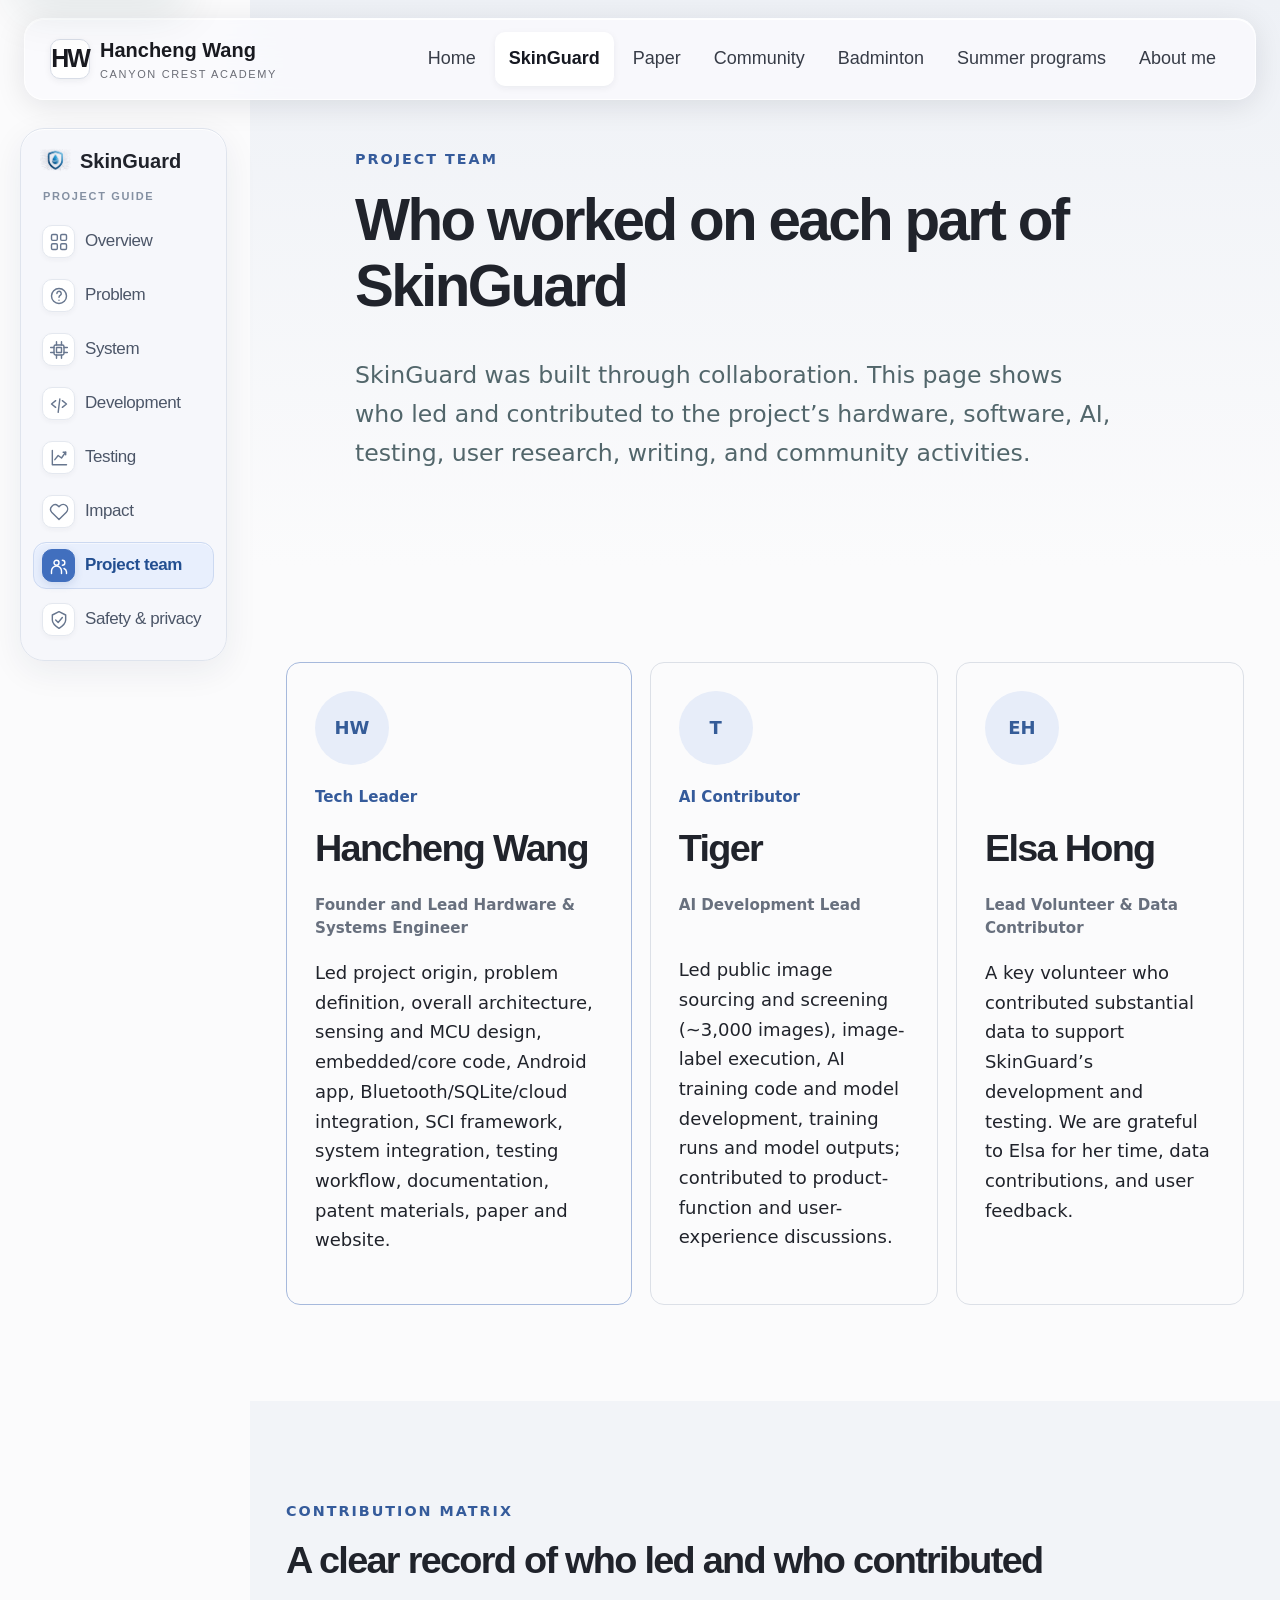
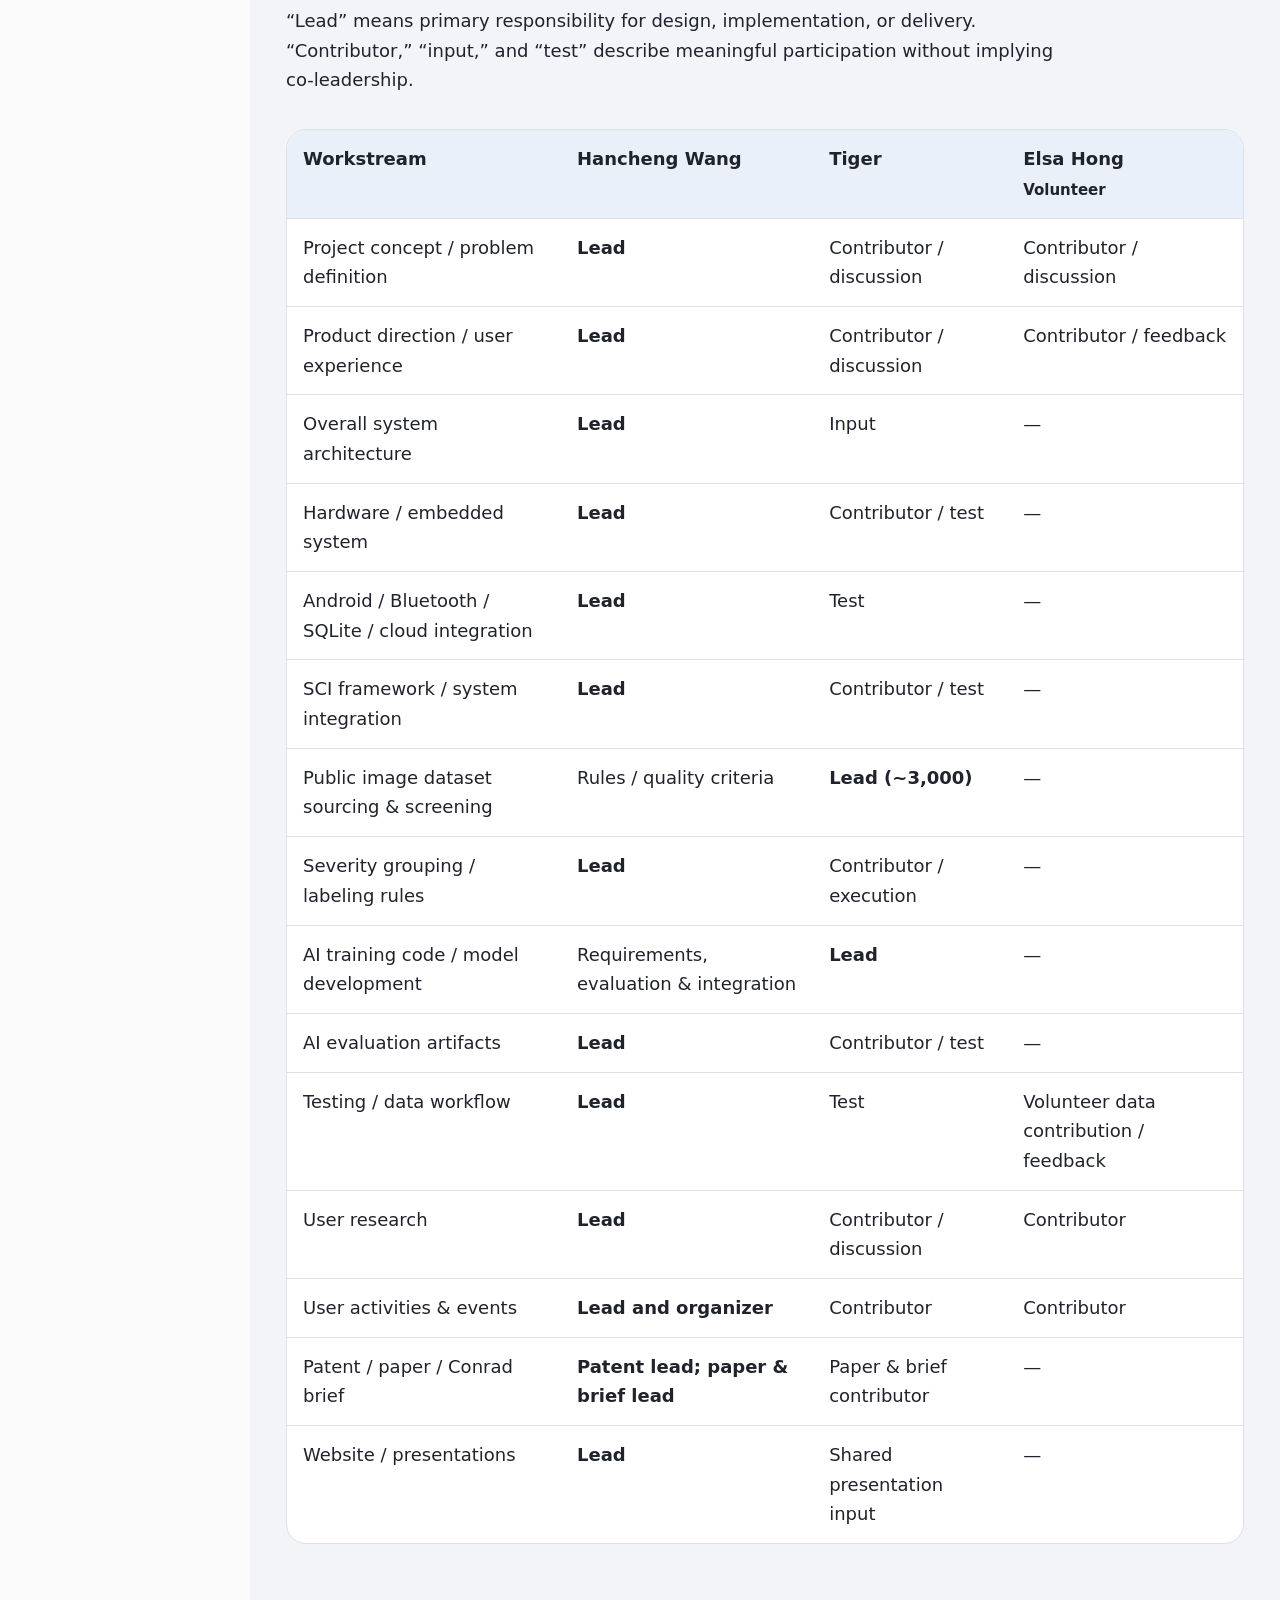
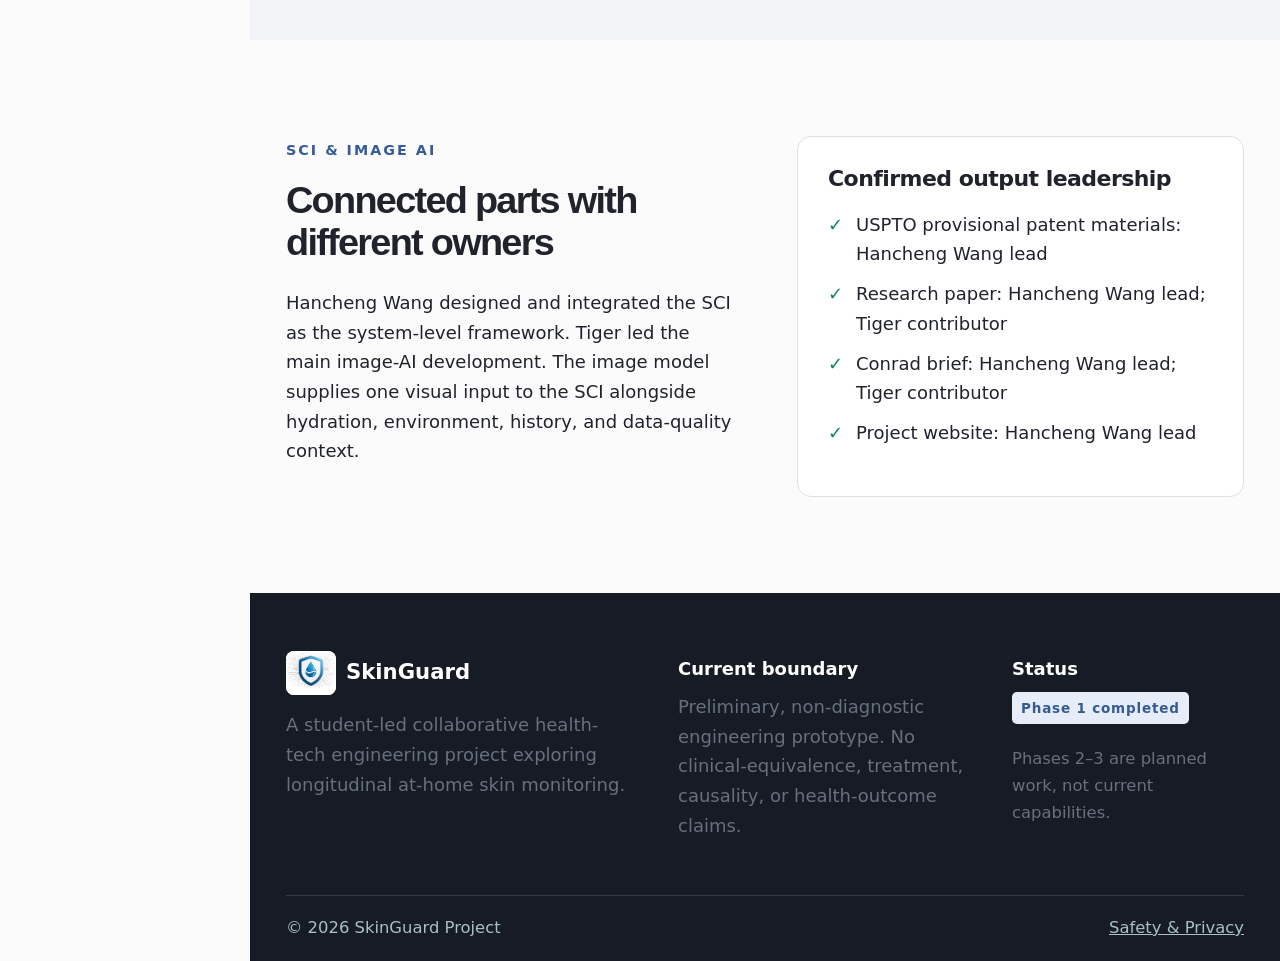
<file: team.html>
<!doctype html>
<html lang="en">
<head>
  <meta charset="utf-8">
  <meta name="viewport" content="width=device-width, initial-scale=1">
  <meta name="description" content="SkinGuard project team, contribution matrix, and workstream ownership.">
  <meta name="theme-color" content="#101115">
  <title>Project Team | SkinGuard</title>
  <link rel="icon" href="assets/img/favicon.svg" type="image/svg+xml">
  <link rel="manifest" href="site.webmanifest">
  <link rel="stylesheet" href="project.css?v=20261102-paper">
  <link rel="stylesheet" href="portfolio.css?v=20261102-qa">
</head>
<body class="tech-site" id="top">
  <a class="skip-link" href="#main">Skip to content</a>
  <header class="p-header"><div class="p-wrap p-header-inner"><a class="p-wordmark" href="index.html"><span class="p-monogram" aria-hidden="true">HW<span>·</span></span><span>Hancheng Wang<small>CANYON CREST ACADEMY</small></span></a><button class="p-menu" aria-label="Open navigation" aria-expanded="false" aria-controls="portfolio-nav">Menu <span aria-hidden="true">＋</span></button><nav id="portfolio-nav" class="p-nav" aria-label="Main navigation"><a href="index.html">Home</a><a href="skinguard.html" aria-current="page">SkinGuard</a><a href="paper.html">Paper</a><a href="community.html">Community</a><a href="badminton.html">Badminton</a><a href="summer.html">Summer programs</a><a href="about.html">About me</a></nav></div></header><aside class="p-project-nav p-project-dock" aria-label="SkinGuard project guide"><div class="p-wrap"><a class="p-project-brand" href="skinguard.html"><img src="assets/img/logo.png" alt="">SkinGuard</a><p class="p-dock-caption">PROJECT GUIDE</p><nav aria-label="SkinGuard project navigation"><a class="p-dock-item" href="skinguard.html"><span class="p-dock-icon p-dock-overview" aria-hidden="true"><svg viewBox="0 0 24 24" fill="none" stroke="currentColor" stroke-width="1.7" stroke-linecap="round" stroke-linejoin="round"><rect x="3" y="3" width="7" height="7" rx="1.5"/><rect x="14" y="3" width="7" height="7" rx="1.5"/><rect x="3" y="14" width="7" height="7" rx="1.5"/><rect x="14" y="14" width="7" height="7" rx="1.5"/></svg></span><span class="p-dock-label">Overview</span></a><a class="p-dock-item" href="problem.html"><span class="p-dock-icon p-dock-problem" aria-hidden="true"><svg viewBox="0 0 24 24" fill="none" stroke="currentColor" stroke-width="1.7" stroke-linecap="round" stroke-linejoin="round"><circle cx="12" cy="12" r="9"/><path d="M9.5 9a2.6 2.6 0 1 1 4.2 2c-1.4.8-1.7 1.2-1.7 2.5M12 17h.01"/></svg></span><span class="p-dock-label">Problem</span></a><a class="p-dock-item" href="system.html"><span class="p-dock-icon p-dock-system" aria-hidden="true"><svg viewBox="0 0 24 24" fill="none" stroke="currentColor" stroke-width="1.7" stroke-linecap="round" stroke-linejoin="round"><rect x="6" y="6" width="12" height="12" rx="2"/><path d="M9 2v4m6-4v4M9 18v4m6-4v4M2 9h4m-4 6h4m12-6h4m-4 6h4M9 9h6v6H9z"/></svg></span><span class="p-dock-label">System</span></a><a class="p-dock-item" href="development.html"><span class="p-dock-icon p-dock-development" aria-hidden="true"><svg viewBox="0 0 24 24" fill="none" stroke="currentColor" stroke-width="1.7" stroke-linecap="round" stroke-linejoin="round"><path d="m8 8-5 4 5 4m8-8 5 4-5 4m-3-10-2 16"/></svg></span><span class="p-dock-label">Development</span></a><a class="p-dock-item" href="testing.html"><span class="p-dock-icon p-dock-testing" aria-hidden="true"><svg viewBox="0 0 24 24" fill="none" stroke="currentColor" stroke-width="1.7" stroke-linecap="round" stroke-linejoin="round"><path d="M4 3v17h17M7 14l4-5 4 3 5-7"/><path d="M17 5h3v3"/></svg></span><span class="p-dock-label">Testing</span></a><a class="p-dock-item" href="impact.html"><span class="p-dock-icon p-dock-impact" aria-hidden="true"><svg viewBox="0 0 24 24" fill="none" stroke="currentColor" stroke-width="1.7" stroke-linecap="round" stroke-linejoin="round"><path d="M20.8 4.6a5.4 5.4 0 0 0-7.6 0L12 5.8l-1.2-1.2a5.4 5.4 0 0 0-7.6 7.6L12 21l8.8-8.8a5.4 5.4 0 0 0 0-7.6Z"/></svg></span><span class="p-dock-label">Impact</span></a><a class="p-dock-item" href="team.html" aria-current="page"><span class="p-dock-icon p-dock-team" aria-hidden="true"><svg viewBox="0 0 24 24" fill="none" stroke="currentColor" stroke-width="1.7" stroke-linecap="round" stroke-linejoin="round"><circle cx="9" cy="8" r="3"/><path d="M3 21v-3a6 6 0 0 1 12 0v3M16 5a3 3 0 0 1 0 6m2 4a5 5 0 0 1 3 4v2"/></svg></span><span class="p-dock-label">Project team</span></a><a class="p-dock-item" href="safety.html"><span class="p-dock-icon p-dock-safety" aria-hidden="true"><svg viewBox="0 0 24 24" fill="none" stroke="currentColor" stroke-width="1.7" stroke-linecap="round" stroke-linejoin="round"><path d="m12 2 8 4v6c0 5-8 10-8 10S4 17 4 12V6l8-4Z"/><path d="m8 12 3 3 5-6"/></svg></span><span class="p-dock-label">Safety & privacy</span></a></nav></div></aside>
  <main id="main">
<section class="page-hero"><div class="shell narrow reveal"><p class="eyebrow">PROJECT TEAM</p><h1>Who worked on each part of SkinGuard</h1><p class="lead">SkinGuard was built through collaboration. This page shows who led and contributed to the project’s hardware, software, AI, testing, user research, writing, and community activities.</p></div></section>
<section class="section"><div class="shell team-grid">
  <article class="team-card lead-card reveal"><div class="avatar" aria-hidden="true">HW</div><p class="team-role">Tech Leader</p><h2>Hancheng Wang</h2><p class="team-subrole">Founder and Lead Hardware & Systems Engineer</p><p>Led project origin, problem definition, overall architecture, sensing and MCU design, embedded/core code, Android app, Bluetooth/SQLite/cloud integration, SCI framework, system integration, testing workflow, documentation, patent materials, paper and website.</p></article>
  <article class="team-card reveal delay-1"><div class="avatar">T</div><p class="team-role">AI Contributor</p><h2>Tiger</h2><p class="team-subrole">AI Development Lead</p><p>Led public image sourcing and screening (~3,000 images), image-label execution, AI training code and model development, training runs and model outputs; contributed to product-function and user-experience discussions.</p></article>
  <article class="team-card reveal delay-2"><div class="avatar">EH</div><p class="team-role team-role-empty" aria-hidden="true">&nbsp;</p><h2>Elsa Hong</h2><p class="team-subrole">Lead Volunteer & Data Contributor</p><p>A key volunteer who contributed substantial data to support SkinGuard’s development and testing. We are grateful to Elsa for her time, data contributions, and user feedback.</p></article>
</div></section>
<section class="section section-tint"><div class="shell"><div class="section-heading reveal"><p class="eyebrow">CONTRIBUTION MATRIX</p><h2>A clear record of who led and who contributed</h2><p>“Lead” means primary responsibility for design, implementation, or delivery. “Contributor,” “input,” and “test” describe meaningful participation without implying co-leadership.</p></div><div class="matrix-wrap reveal"><table class="matrix"><thead><tr><th>Workstream</th><th>Hancheng Wang</th><th>Tiger</th><th>Elsa Hong<br><small>Volunteer</small></th></tr></thead><tbody>
<tr><td>Project concept / problem definition</td><td><b>Lead</b></td><td>Contributor / discussion</td><td>Contributor / discussion</td></tr>
<tr><td>Product direction / user experience</td><td><b>Lead</b></td><td>Contributor / discussion</td><td>Contributor / feedback</td></tr>
<tr><td>Overall system architecture</td><td><b>Lead</b></td><td>Input</td><td>—</td></tr>
<tr><td>Hardware / embedded system</td><td><b>Lead</b></td><td>Contributor / test</td><td>—</td></tr>
<tr><td>Android / Bluetooth / SQLite / cloud integration</td><td><b>Lead</b></td><td>Test</td><td>—</td></tr>
<tr><td>SCI framework / system integration</td><td><b>Lead</b></td><td>Contributor / test</td><td>—</td></tr>
<tr><td>Public image dataset sourcing & screening</td><td>Rules / quality criteria</td><td><b>Lead (~3,000)</b></td><td>—</td></tr>
<tr><td>Severity grouping / labeling rules</td><td><b>Lead</b></td><td>Contributor / execution</td><td>—</td></tr>
<tr><td>AI training code / model development</td><td>Requirements, evaluation & integration</td><td><b>Lead</b></td><td>—</td></tr>
<tr><td>AI evaluation artifacts</td><td><b>Lead</b></td><td>Contributor / test</td><td>—</td></tr>
<tr><td>Testing / data workflow</td><td><b>Lead</b></td><td>Test</td><td>Volunteer data contribution / feedback</td></tr>
<tr><td>User research</td><td><b>Lead</b></td><td>Contributor / discussion</td><td>Contributor</td></tr>
<tr><td>User activities & events</td><td><b>Lead and organizer</b></td><td>Contributor</td><td>Contributor</td></tr>
<tr><td>Patent / paper / Conrad brief</td><td><b>Patent lead; paper & brief lead</b></td><td>Paper & brief contributor</td><td>—</td></tr>
<tr><td>Website / presentations</td><td><b>Lead</b></td><td>Shared presentation input</td><td>—</td></tr>
</tbody></table></div></div></section>
<section class="section"><div class="shell two-col"><div class="reveal"><p class="eyebrow">SCI & IMAGE AI</p><h2>Connected parts with different owners</h2><p>Hancheng Wang designed and integrated the SCI as the system-level framework. Tiger led the main image-AI development. The image model supplies one visual input to the SCI alongside hydration, environment, history, and data-quality context.</p></div><div class="panel reveal delay-1"><h3>Confirmed output leadership</h3><ul class="check-list"><li>USPTO provisional patent materials: Hancheng Wang lead</li><li>Research paper: Hancheng Wang lead; Tiger contributor</li><li>Conrad brief: Hancheng Wang lead; Tiger contributor</li><li>Project website: Hancheng Wang lead</li></ul></div></div></section>
</main>
  <footer class="site-footer">
      <div class="shell footer-grid">
        <div>
          <a class="brand footer-brand" href="skinguard.html"><img class="official-logo" src="assets/img/logo.png" alt="SkinGuard official shield and water-drop logo"><span>SkinGuard</span></a>
          <p class="muted">A student-led collaborative health-tech engineering project exploring longitudinal at-home skin monitoring.</p>
        </div>
        <div>
          <p class="footer-label">Current boundary</p>
          <p class="muted">Preliminary, non-diagnostic engineering prototype. No clinical-equivalence, treatment, causality, or health-outcome claims.</p>
        </div>
        <div>
          <p class="footer-label">Status</p>
          <p><span class="status completed">Phase 1 completed</span></p>
          <p class="muted small">Phases 2–3 are planned work, not current capabilities.</p>
        </div>
      </div>
      <div class="shell footer-bottom"><span>© 2026 SkinGuard Project</span><a href="safety.html">Safety & Privacy</a></div>
    </footer>
  <script src="assets/js/main.js"></script>
<script src="portfolio.js?v=20261102-qa"></script>
</body>
</html>
</file>
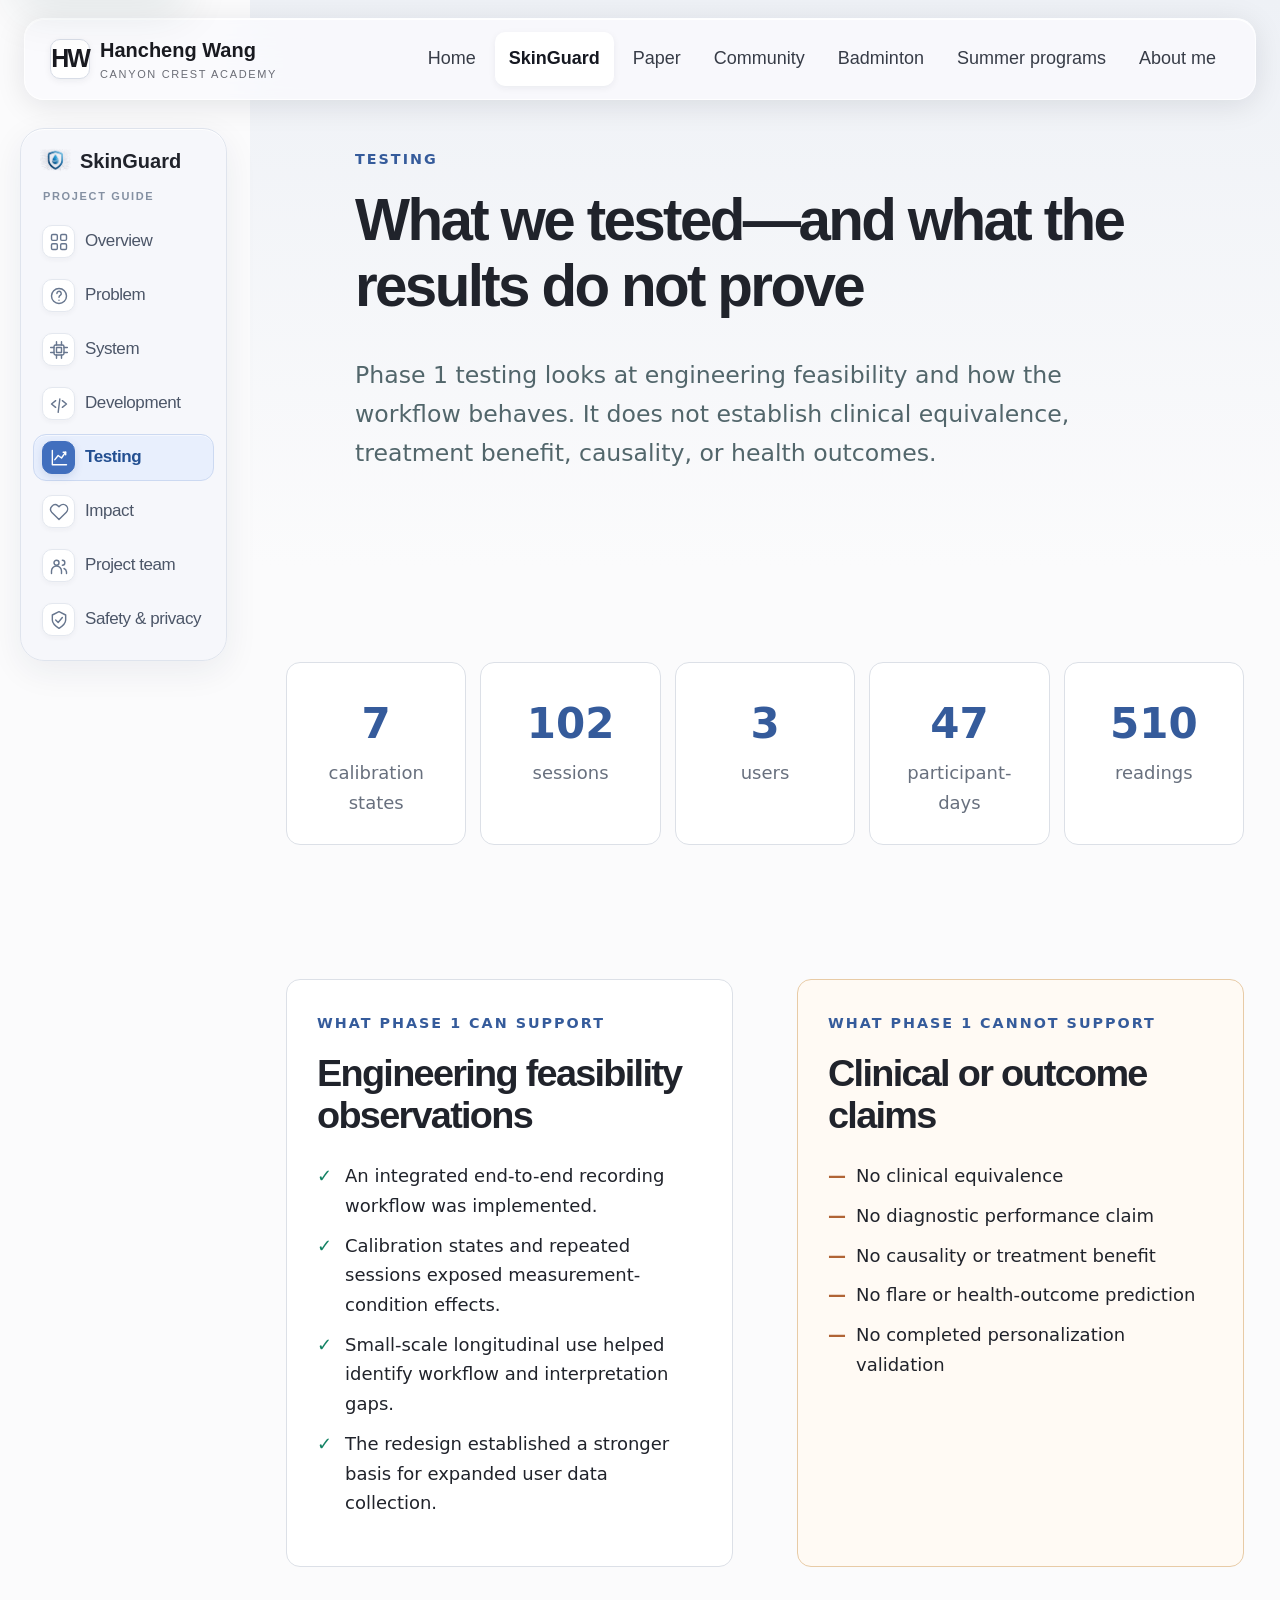
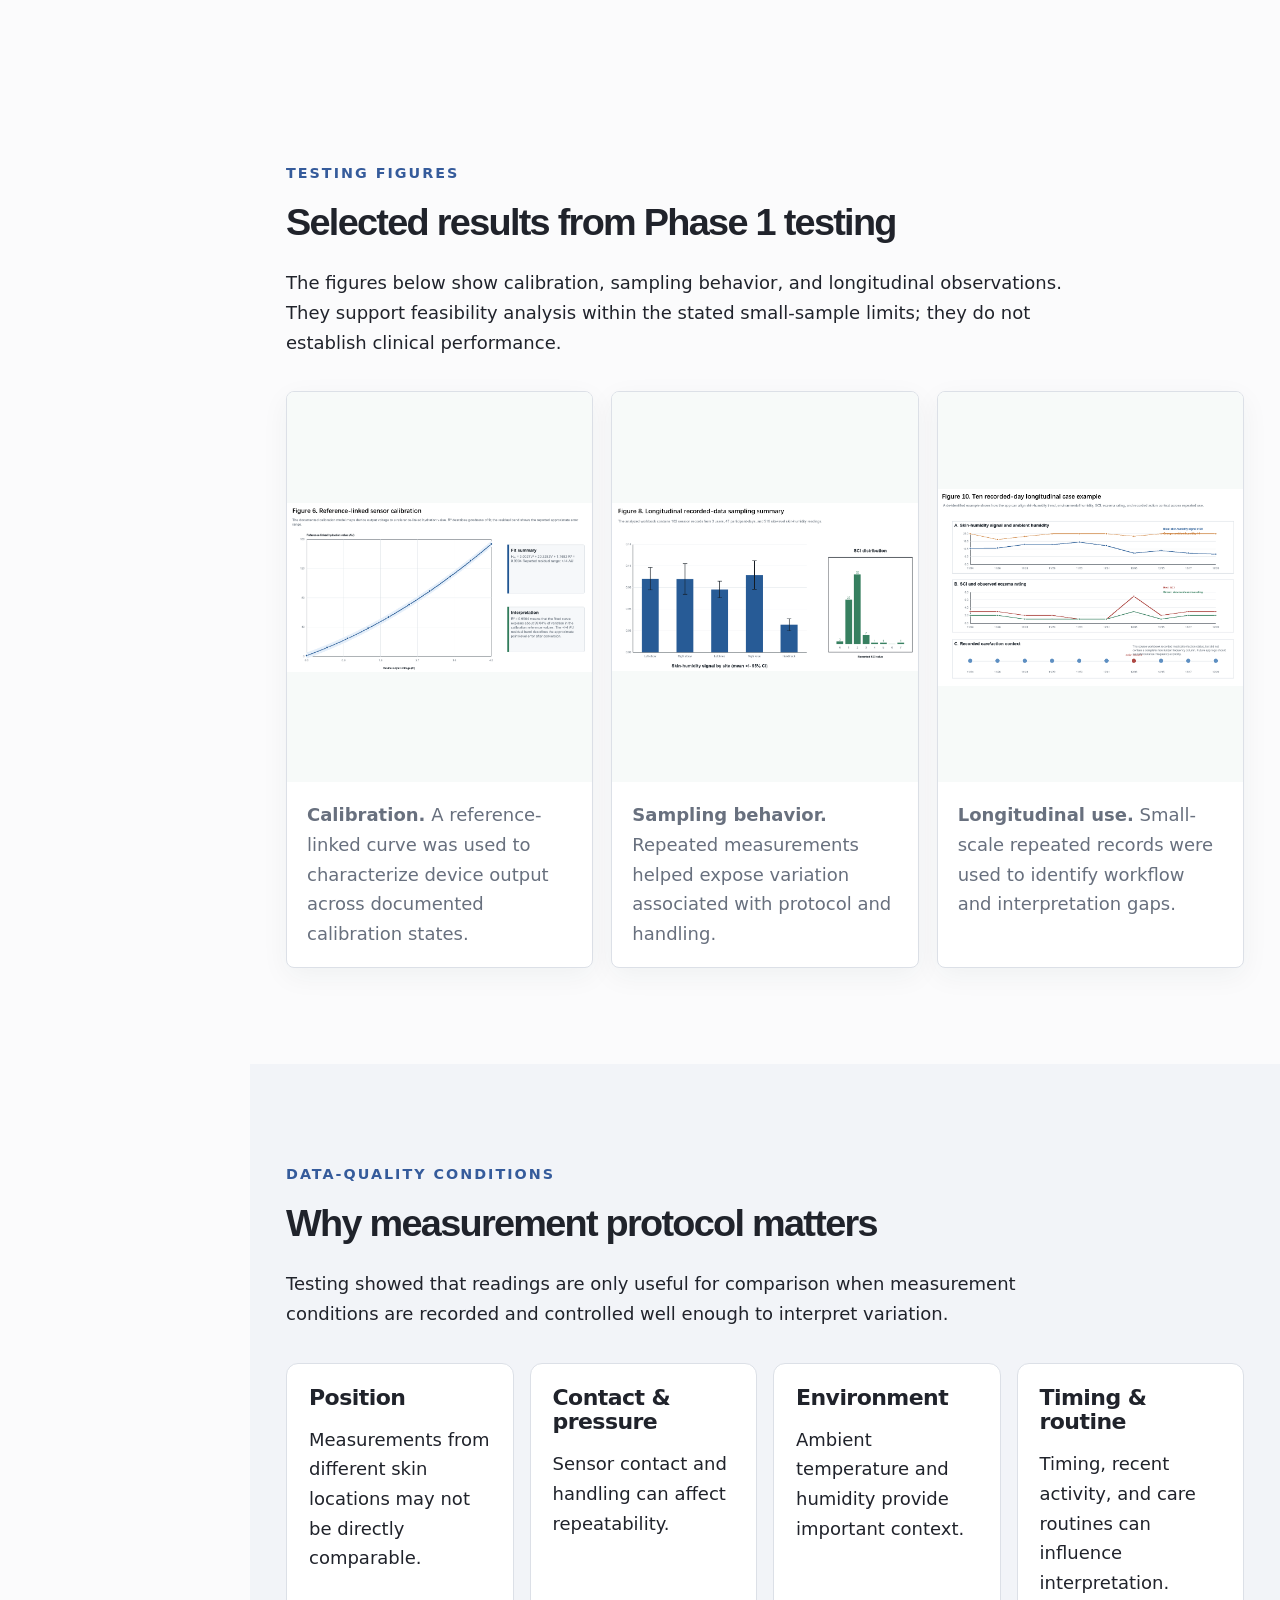
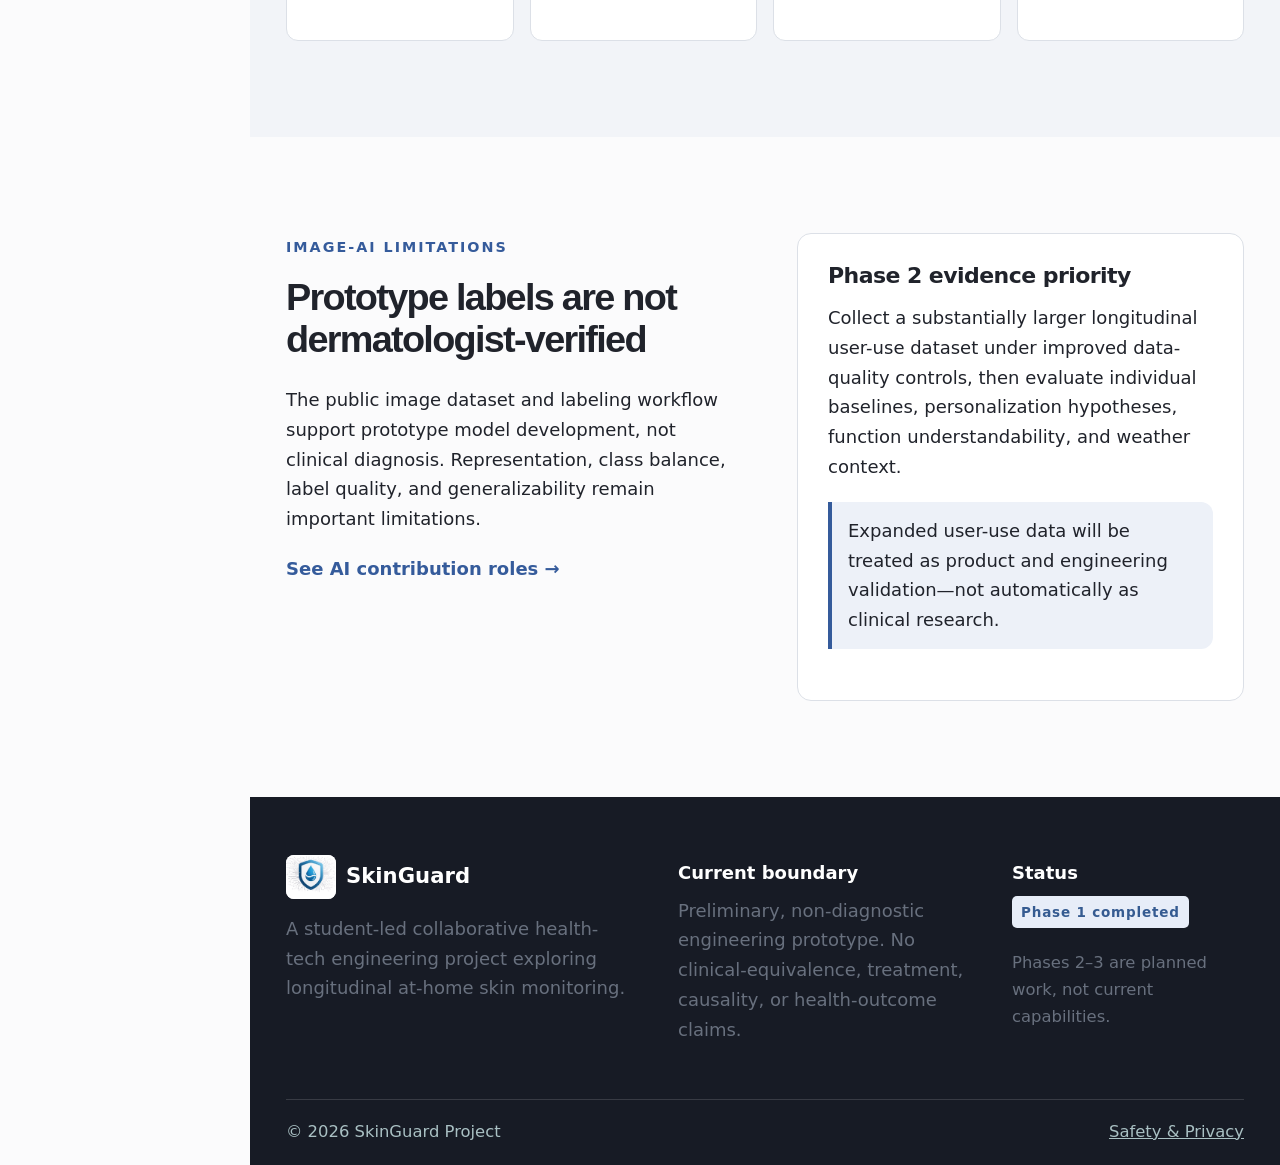
<file: testing.html>
<!doctype html>
<html lang="en">
<head>
  <meta charset="utf-8">
  <meta name="viewport" content="width=device-width, initial-scale=1">
  <meta name="description" content="SkinGuard preliminary engineering testing, evidence scope, data-quality conditions, and limitations.">
  <meta name="theme-color" content="#101115">
  <title>Testing | SkinGuard</title>
  <link rel="icon" href="assets/img/favicon.svg" type="image/svg+xml">
  <link rel="manifest" href="site.webmanifest">
  <link rel="stylesheet" href="project.css?v=20261102-paper">
  <link rel="stylesheet" href="portfolio.css?v=20261102-qa">
</head>
<body class="tech-site" id="top">
  <a class="skip-link" href="#main">Skip to content</a>
  <header class="p-header"><div class="p-wrap p-header-inner"><a class="p-wordmark" href="index.html"><span class="p-monogram" aria-hidden="true">HW<span>·</span></span><span>Hancheng Wang<small>CANYON CREST ACADEMY</small></span></a><button class="p-menu" aria-label="Open navigation" aria-expanded="false" aria-controls="portfolio-nav">Menu <span aria-hidden="true">＋</span></button><nav id="portfolio-nav" class="p-nav" aria-label="Main navigation"><a href="index.html">Home</a><a href="skinguard.html" aria-current="page">SkinGuard</a><a href="paper.html">Paper</a><a href="community.html">Community</a><a href="badminton.html">Badminton</a><a href="summer.html">Summer programs</a><a href="about.html">About me</a></nav></div></header><aside class="p-project-nav p-project-dock" aria-label="SkinGuard project guide"><div class="p-wrap"><a class="p-project-brand" href="skinguard.html"><img src="assets/img/logo.png" alt="">SkinGuard</a><p class="p-dock-caption">PROJECT GUIDE</p><nav aria-label="SkinGuard project navigation"><a class="p-dock-item" href="skinguard.html"><span class="p-dock-icon p-dock-overview" aria-hidden="true"><svg viewBox="0 0 24 24" fill="none" stroke="currentColor" stroke-width="1.7" stroke-linecap="round" stroke-linejoin="round"><rect x="3" y="3" width="7" height="7" rx="1.5"/><rect x="14" y="3" width="7" height="7" rx="1.5"/><rect x="3" y="14" width="7" height="7" rx="1.5"/><rect x="14" y="14" width="7" height="7" rx="1.5"/></svg></span><span class="p-dock-label">Overview</span></a><a class="p-dock-item" href="problem.html"><span class="p-dock-icon p-dock-problem" aria-hidden="true"><svg viewBox="0 0 24 24" fill="none" stroke="currentColor" stroke-width="1.7" stroke-linecap="round" stroke-linejoin="round"><circle cx="12" cy="12" r="9"/><path d="M9.5 9a2.6 2.6 0 1 1 4.2 2c-1.4.8-1.7 1.2-1.7 2.5M12 17h.01"/></svg></span><span class="p-dock-label">Problem</span></a><a class="p-dock-item" href="system.html"><span class="p-dock-icon p-dock-system" aria-hidden="true"><svg viewBox="0 0 24 24" fill="none" stroke="currentColor" stroke-width="1.7" stroke-linecap="round" stroke-linejoin="round"><rect x="6" y="6" width="12" height="12" rx="2"/><path d="M9 2v4m6-4v4M9 18v4m6-4v4M2 9h4m-4 6h4m12-6h4m-4 6h4M9 9h6v6H9z"/></svg></span><span class="p-dock-label">System</span></a><a class="p-dock-item" href="development.html"><span class="p-dock-icon p-dock-development" aria-hidden="true"><svg viewBox="0 0 24 24" fill="none" stroke="currentColor" stroke-width="1.7" stroke-linecap="round" stroke-linejoin="round"><path d="m8 8-5 4 5 4m8-8 5 4-5 4m-3-10-2 16"/></svg></span><span class="p-dock-label">Development</span></a><a class="p-dock-item" href="testing.html" aria-current="page"><span class="p-dock-icon p-dock-testing" aria-hidden="true"><svg viewBox="0 0 24 24" fill="none" stroke="currentColor" stroke-width="1.7" stroke-linecap="round" stroke-linejoin="round"><path d="M4 3v17h17M7 14l4-5 4 3 5-7"/><path d="M17 5h3v3"/></svg></span><span class="p-dock-label">Testing</span></a><a class="p-dock-item" href="impact.html"><span class="p-dock-icon p-dock-impact" aria-hidden="true"><svg viewBox="0 0 24 24" fill="none" stroke="currentColor" stroke-width="1.7" stroke-linecap="round" stroke-linejoin="round"><path d="M20.8 4.6a5.4 5.4 0 0 0-7.6 0L12 5.8l-1.2-1.2a5.4 5.4 0 0 0-7.6 7.6L12 21l8.8-8.8a5.4 5.4 0 0 0 0-7.6Z"/></svg></span><span class="p-dock-label">Impact</span></a><a class="p-dock-item" href="team.html"><span class="p-dock-icon p-dock-team" aria-hidden="true"><svg viewBox="0 0 24 24" fill="none" stroke="currentColor" stroke-width="1.7" stroke-linecap="round" stroke-linejoin="round"><circle cx="9" cy="8" r="3"/><path d="M3 21v-3a6 6 0 0 1 12 0v3M16 5a3 3 0 0 1 0 6m2 4a5 5 0 0 1 3 4v2"/></svg></span><span class="p-dock-label">Project team</span></a><a class="p-dock-item" href="safety.html"><span class="p-dock-icon p-dock-safety" aria-hidden="true"><svg viewBox="0 0 24 24" fill="none" stroke="currentColor" stroke-width="1.7" stroke-linecap="round" stroke-linejoin="round"><path d="m12 2 8 4v6c0 5-8 10-8 10S4 17 4 12V6l8-4Z"/><path d="m8 12 3 3 5-6"/></svg></span><span class="p-dock-label">Safety & privacy</span></a></nav></div></aside>
  <main id="main">
<section class="page-hero"><div class="shell narrow reveal"><p class="eyebrow">TESTING</p><h1>What we tested—and what the results do not prove</h1><p class="lead">Phase 1 testing looks at engineering feasibility and how the workflow behaves. It does not establish clinical equivalence, treatment benefit, causality, or health outcomes.</p></div></section>
<section class="section"><div class="shell metric-grid">
  <article class="metric reveal"><strong>7</strong><span>calibration states</span></article>
  <article class="metric reveal delay-1"><strong>102</strong><span>sessions</span></article>
  <article class="metric reveal delay-2"><strong>3</strong><span>users</span></article>
  <article class="metric reveal delay-3"><strong>47</strong><span>participant-days</span></article>
  <article class="metric reveal delay-4"><strong>510</strong><span>readings</span></article>
</div></section>
<section class="section compact-top"><div class="shell two-col"><div class="panel reveal"><p class="eyebrow">WHAT PHASE 1 CAN SUPPORT</p><h2>Engineering feasibility observations</h2><ul class="check-list"><li>An integrated end-to-end recording workflow was implemented.</li><li>Calibration states and repeated sessions exposed measurement-condition effects.</li><li>Small-scale longitudinal use helped identify workflow and interpretation gaps.</li><li>The redesign established a stronger basis for expanded user data collection.</li></ul></div><div class="panel warning-panel reveal delay-1"><p class="eyebrow">WHAT PHASE 1 CANNOT SUPPORT</p><h2>Clinical or outcome claims</h2><ul class="x-list"><li>No clinical equivalence</li><li>No diagnostic performance claim</li><li>No causality or treatment benefit</li><li>No flare or health-outcome prediction</li><li>No completed personalization validation</li></ul></div></div></section>
<section class="section"><div class="shell"><div class="section-heading reveal"><p class="eyebrow">TESTING FIGURES</p><h2>Selected results from Phase 1 testing</h2><p>The figures below show calibration, sampling behavior, and longitudinal observations. They support feasibility analysis within the stated small-sample limits; they do not establish clinical performance.</p></div><div class="testing-media-grid">
  <figure class="evidence-figure reveal"><img src="assets/img/test-calibration.png" alt="Reference-linked sensor calibration curve and fit summary"><figcaption><strong>Calibration.</strong> A reference-linked curve was used to characterize device output across documented calibration states.</figcaption></figure>
  <figure class="evidence-figure reveal delay-1"><img src="assets/img/test-sampling.png" alt="SkinGuard sampling and measurement-repeatability figure"><figcaption><strong>Sampling behavior.</strong> Repeated measurements helped expose variation associated with protocol and handling.</figcaption></figure>
  <figure class="evidence-figure reveal delay-2"><img src="assets/img/test-longitudinal.png" alt="SkinGuard small-scale longitudinal observation figure"><figcaption><strong>Longitudinal use.</strong> Small-scale repeated records were used to identify workflow and interpretation gaps.</figcaption></figure>
</div></div></section>
<section class="section section-tint"><div class="shell"><div class="section-heading reveal"><p class="eyebrow">DATA-QUALITY CONDITIONS</p><h2>Why measurement protocol matters</h2><p>Testing showed that readings are only useful for comparison when measurement conditions are recorded and controlled well enough to interpret variation.</p></div><div class="quality-grid">
<article class="quality-card reveal"><h3>Position</h3><p>Measurements from different skin locations may not be directly comparable.</p></article>
<article class="quality-card reveal delay-1"><h3>Contact & pressure</h3><p>Sensor contact and handling can affect repeatability.</p></article>
<article class="quality-card reveal delay-2"><h3>Environment</h3><p>Ambient temperature and humidity provide important context.</p></article>
<article class="quality-card reveal delay-3"><h3>Timing & routine</h3><p>Timing, recent activity, and care routines can influence interpretation.</p></article>
</div></div></section>
<section class="section"><div class="shell two-col"><div class="reveal"><p class="eyebrow">IMAGE-AI LIMITATIONS</p><h2>Prototype labels are not dermatologist-verified</h2><p>The public image dataset and labeling workflow support prototype model development, not clinical diagnosis. Representation, class balance, label quality, and generalizability remain important limitations.</p><a class="text-link" href="team.html">See AI contribution roles <span>→</span></a></div><div class="panel reveal delay-1"><h3>Phase 2 evidence priority</h3><p>Collect a substantially larger longitudinal user-use dataset under improved data-quality controls, then evaluate individual baselines, personalization hypotheses, function understandability, and weather context.</p><p class="note">Expanded user-use data will be treated as product and engineering validation—not automatically as clinical research.</p></div></div></section>
</main>
  <footer class="site-footer">
      <div class="shell footer-grid">
        <div>
          <a class="brand footer-brand" href="skinguard.html"><img class="official-logo" src="assets/img/logo.png" alt="SkinGuard official shield and water-drop logo"><span>SkinGuard</span></a>
          <p class="muted">A student-led collaborative health-tech engineering project exploring longitudinal at-home skin monitoring.</p>
        </div>
        <div>
          <p class="footer-label">Current boundary</p>
          <p class="muted">Preliminary, non-diagnostic engineering prototype. No clinical-equivalence, treatment, causality, or health-outcome claims.</p>
        </div>
        <div>
          <p class="footer-label">Status</p>
          <p><span class="status completed">Phase 1 completed</span></p>
          <p class="muted small">Phases 2–3 are planned work, not current capabilities.</p>
        </div>
      </div>
      <div class="shell footer-bottom"><span>© 2026 SkinGuard Project</span><a href="safety.html">Safety & Privacy</a></div>
    </footer>
  <script src="assets/js/main.js"></script>
<script src="portfolio.js?v=20261102-qa"></script>
</body>
</html>
</file>
<file: portfolio.css>
:root{--p-paper:#f7f6f0;--p-ink:#193a34;--p-muted:#61706a;--p-line:#d5dbd0;--p-green:#164b3e;--p-light:#ebeee5;--p-serif:Georgia,'Times New Roman',serif;--p-sans:-apple-system,BlinkMacSystemFont,'Segoe UI',Arial,sans-serif;--p-wrap:min(1220px,calc(100% - 96px))}
*{box-sizing:border-box}html{scroll-behavior:smooth;scroll-padding-top:130px}body.portfolio{margin:0;background:var(--p-paper);color:var(--p-ink);font-family:var(--p-sans);font-size:calc(16px + 2px);line-height:1.7;-webkit-font-smoothing:antialiased}body.portfolio img{display:block;max-width:100%}body.portfolio a{color:inherit}body.portfolio h1,body.portfolio h2{font-family:var(--p-serif);font-weight:400;line-height:1.08;letter-spacing:-.055em;margin:0 0 25px}body.portfolio h1{font-size:calc(clamp(48px,5.3vw,82px) + 2px)}body.portfolio h2{font-size:calc(clamp(35px,4vw,59px) + 2px)}body.portfolio h3{font-size:calc(23px + 2px);font-weight:500;line-height:1.3;letter-spacing:-.035em;margin:0 0 18px}body.portfolio p{margin:0 0 21px}em{font-weight:400}body.portfolio em{color:#54744a}.p-wrap{width:var(--p-wrap);margin-inline:auto}.p-header{position:sticky;top:0;z-index:100;background:rgba(247,246,240,.97);border-bottom:1px solid var(--p-line);font-family:var(--p-sans);color:var(--p-ink);backdrop-filter:blur(16px)}.p-header-inner{display:flex;align-items:center;justify-content:space-between;gap:24px;height:92px}.p-wordmark{display:flex;align-items:center;gap:13px;text-decoration:none;font-size:calc(17px + 2px);font-weight:600;line-height:1.3;white-space:nowrap}.p-wordmark small{display:block;font-size:calc(8px + 2px);letter-spacing:.18em;font-weight:500;margin-top:5px}.p-monogram{font-family:var(--p-serif);font-size:calc(36px + 2px);font-weight:400;letter-spacing:-5px;margin-right:5px}.p-monogram span{color:#8c9c54;letter-spacing:0}.p-nav{display:flex;align-items:center;gap:27px}.p-nav a{font-size:calc(12px + 2px);text-decoration:none;padding:10px 0;color:#56655e;white-space:nowrap;border-bottom:1px solid transparent}.p-nav a:hover,.p-nav a[aria-current=page]{color:var(--p-ink);border-bottom-color:var(--p-ink)}.p-menu{display:none}.p-kicker{font-family:var(--p-sans);font-size:calc(10px + 2px)!important;letter-spacing:.19em!important;font-weight:600!important;line-height:1.6;margin:0 0 27px!important;color:var(--p-muted)}.p-lead{font-size:calc(17px + 2px);line-height:1.75;color:var(--p-muted);max-width:560px}.p-home-hero{padding:70px 0 66px;display:grid;grid-template-columns:1fr 1.05fr;gap:65px;align-items:center;min-height:650px}.p-home-copy h1{font-size:calc(clamp(54px,5.5vw,83px) + 2px)!important;line-height:1.04!important;margin-bottom:25px!important;letter-spacing:-.05em!important}.p-home-copy>.p-kicker{font-size:calc(9px + 2px)!important;letter-spacing:.12em!important}.p-actions{display:flex;align-items:center;flex-wrap:wrap;gap:25px;margin-top:30px}.p-btn{display:inline-flex;align-items:center;justify-content:space-between;gap:26px;min-height:49px;background:var(--p-ink);color:white!important;padding:12px 21px;text-decoration:none;font-size:calc(12px + 2px);font-weight:500;border:1px solid var(--p-ink);transition:background .2s}.p-btn:hover{background:#316756}.p-link{display:inline-block;text-decoration:none;font-size:calc(13px + 2px);font-weight:500;border-bottom:1px solid #adb6a9;padding-bottom:5px}.p-link:hover{border-color:var(--p-ink)}.p-hero-note{display:flex;align-items:center;gap:9px;font-size:calc(10px + 2px);color:var(--p-muted);margin-top:43px}.p-dot{width:6px;height:6px;border-radius:50%;background:#8b9a53}.p-feature-device{border:1px solid var(--p-line);padding:22px;background:#eeeFE6}.p-feature-label,.p-feature-foot{display:flex;justify-content:space-between;align-items:center;font-size:calc(9px + 2px);letter-spacing:.09em;gap:15px}.p-feature-label a{font-family:var(--p-serif);font-size:calc(22px + 2px);letter-spacing:-.03em;text-decoration:none}.p-hero-image{display:block;padding:22px 0}.p-hero-image img{width:100%;height:244px;object-fit:cover;mix-blend-mode:multiply}.p-device-secondary{display:grid;grid-template-columns:135px 1fr;gap:18px;align-items:center;border-top:1px solid #cdd3c5;padding:15px 0}.p-device-secondary img{width:135px;height:100px;object-fit:cover;mix-blend-mode:multiply}.p-device-secondary p{font-size:calc(10px + 2px);line-height:1.65;margin:0!important;color:#637067}.p-device-secondary strong{display:block;font-weight:600;color:var(--p-ink);font-size:calc(11px + 2px)}.p-device-secondary a{display:inline-block;margin-top:6px;text-decoration:none;border-bottom:1px solid #b3beaa}.p-feature-foot{font-size:calc(8px + 2px);padding-top:12px;border-top:1px solid #cdd3c5;color:#61705e}.p-stat-band{background:var(--p-ink);color:#f6f5ef}.p-stat-band>.p-wrap{display:grid;grid-template-columns:1.3fr 1fr 1fr .8fr;align-items:center;padding-block:29px;gap:30px}.p-stat-band strong{font-family:var(--p-serif);display:block;font-size:calc(30px + 2px);line-height:1.2;font-weight:400;letter-spacing:-.035em}.p-stat-band span{font-size:calc(10px + 2px);color:#c4d0bd;display:block;margin-top:5px}.p-stat-band a{font-size:calc(11px + 2px);text-decoration:none;line-height:1.7;border-left:1px solid #577065;padding-left:30px;justify-self:end}.p-section{padding:98px 0}.p-section-head{display:grid;grid-template-columns:1.2fr .8fr;gap:80px;align-items:end;margin-bottom:40px}.p-section-head p{font-size:calc(14px + 2px);color:var(--p-muted);margin-bottom:5px!important}.p-section-head h2{margin-bottom:0!important}.p-story-grid{display:grid;grid-template-columns:repeat(3,1fr);gap:32px}.p-story{display:block;text-decoration:none}.p-story>img{height:275px;width:100%;object-fit:cover}.p-story img.p-badminton-cover{object-position:center 20%}.p-story>div{padding:24px 0 18px;border-bottom:1px solid var(--p-line)}.p-story span{font-size:calc(9px + 2px);letter-spacing:.14em;color:var(--p-muted)}.p-story h3{font-family:var(--p-serif);font-size:calc(28px + 2px)!important;margin:12px 0 14px!important;font-weight:400!important}.p-story p{font-size:calc(13px + 2px);line-height:1.7;color:var(--p-muted);margin-bottom:19px!important}.p-story b{font-size:calc(11px + 2px);font-weight:500}.p-story:hover b{color:#5e7e47}.p-tint{background:var(--p-light)}.p-split{display:grid;grid-template-columns:1fr 1fr;gap:85px;align-items:center}.p-split>div>p{font-size:calc(14px + 2px);max-width:430px;color:var(--p-muted)}.p-summer-pair{display:grid;grid-template-columns:1fr 1fr;gap:18px;align-items:start}.p-summer-pair a:nth-child(2){margin-top:70px}.p-summer-pair a{text-decoration:none}.p-summer-pair img{height:315px;width:100%;object-fit:cover}.p-summer-pair span{font-size:calc(8px + 2px);letter-spacing:.09em;display:block;margin-top:12px;line-height:1.6}.p-about-preview{display:grid;grid-template-columns:.8fr 1.2fr;gap:90px;align-items:center;max-width:990px}.p-about-preview>img{height:430px;width:100%;object-fit:cover;object-position:center 30%}.p-about-preview p{font-size:calc(14px + 2px);color:var(--p-muted)}.p-footer{background:#e9ecdf;border-top:1px solid var(--p-line);padding:58px 0 22px;color:var(--p-ink);font-family:var(--p-sans)}.p-footer-top{display:flex;align-items:start;justify-content:space-between;gap:40px;padding-bottom:55px}.p-footer-name{font-family:var(--p-serif);font-size:calc(32px + 2px);line-height:1.3;letter-spacing:-.04em;text-decoration:none}.p-footer-name span{display:block;font-family:var(--p-sans);font-size:calc(9px + 2px);letter-spacing:.06em;margin-top:12px;color:var(--p-muted)}.p-footer-top p{font-size:calc(12px + 2px);line-height:1.7;color:var(--p-muted);margin:5px 0 0!important}.p-top{font-size:calc(10px + 2px);text-decoration:none;margin-top:9px}.p-footer-bottom{display:flex;justify-content:space-between;gap:20px;border-top:1px solid #ced5c3;padding-top:20px;font-size:calc(9px + 2px);color:var(--p-muted)}.p-footer-bottom a{text-decoration:none}.p-intro{padding:78px 0 50px}.p-intro>.p-lead{max-width:650px;font-size:calc(17px + 2px)}.p-intro h1{max-width:900px}.p-intro .p-kicker{margin-bottom:24px!important}.p-gallery{display:grid;gap:30px;align-items:start}.p-two{grid-template-columns:repeat(2,1fr)}.p-three{grid-template-columns:repeat(3,1fr)}.p-photo{margin:0;min-width:0}.p-photo-open{display:block;background:#e2e7db;overflow:hidden;cursor:zoom-in}.p-photo img{display:block;width:100%;height:310px;object-fit:cover;transition:transform .5s}.p-photo-open:hover img{transform:scale(1.025)}.p-photo.p-contain img{object-fit:contain}.p-photo.p-portrait img{height:410px;object-fit:contain}.p-photo figcaption{padding:17px 0 18px;border-bottom:1px solid var(--p-line);font-family:var(--p-sans);font-size:calc(12px + 2px);line-height:1.65;color:var(--p-muted)}.p-photo figcaption strong{display:block;font-weight:500;font-size:calc(14px + 2px);color:var(--p-ink);margin-bottom:5px}.p-photo figcaption span{display:block}.p-small-photo{margin-top:35px;max-width:270px}.p-small-photo img{height:300px;object-position:top}.p-wide-photo{margin-top:45px;max-width:950px;margin-inline:auto}.p-wide-photo img{height:420px;object-fit:contain}.p-community-hero{display:grid;grid-template-columns:1.25fr .75fr;background:var(--p-light)}.p-community-hero>div>img{width:100%;height:610px;object-fit:contain}.p-community-hero>aside{padding:50px 44px}.p-community-hero h2{font-size:calc(44px + 2px)!important}.p-community-hero aside>p{font-size:calc(13px + 2px);color:var(--p-muted)}.p-mini-stat{padding:18px 0;border-top:1px solid #c7d1bf;display:flex;align-items:center;gap:20px}.p-mini-stat strong{font-family:var(--p-serif);font-size:calc(34px + 2px);letter-spacing:-.03em;font-weight:400;min-width:110px}.p-mini-stat span{font-size:calc(11px + 2px);line-height:1.6;color:var(--p-muted)}.p-small{font-size:calc(11px + 2px)!important}.p-community-hero .p-small{margin-top:18px}.p-next{display:flex;align-items:center;justify-content:space-between;gap:60px;border-top:1px solid var(--p-line);padding-top:48px}.p-next p{font-size:calc(13px + 2px);color:var(--p-muted);max-width:600px}.p-next h2{font-size:calc(39px + 2px)!important}.p-next .p-btn{flex:none}.p-athlete{display:grid;grid-template-columns:1fr 1fr;gap:90px;align-items:center}.p-athlete-photo{position:relative;background:#351a1a}.p-athlete-photo>img{height:610px;width:100%;object-fit:contain}.p-athlete-photo>span{display:block;color:#e8dccc;padding:15px 20px;font-size:calc(9px + 2px);letter-spacing:.18em;border-top:1px solid #58423d}.p-facts{display:flex;gap:30px;flex-wrap:wrap;border-top:1px solid var(--p-line);border-bottom:1px solid var(--p-line);padding:24px 0;margin-bottom:50px}.p-facts strong{font-family:var(--p-serif);font-size:calc(30px + 2px);letter-spacing:-.03em;font-weight:400;display:block}.p-facts span{display:block;font-size:calc(10px + 2px);color:var(--p-muted);margin-top:5px}.p-athlete p{font-size:calc(14px + 2px);color:var(--p-muted)}.p-chapter-nav{display:grid;grid-template-columns:1fr 1fr;border-top:1px solid var(--p-line);border-bottom:1px solid var(--p-line);margin-bottom:60px}.p-chapter-nav a{text-decoration:none;padding:22px 20px;font-size:calc(13px + 2px)}.p-chapter-nav a:first-child{border-right:1px solid var(--p-line);padding-left:0}.p-chapter-nav span{font-family:var(--p-serif);font-size:calc(23px + 2px);margin-right:20px;color:#849277}.p-program-heading{max-width:720px;margin-bottom:55px}.p-program-heading h2{font-size:calc(clamp(38px,5vw,68px) + 2px)!important}.p-program-heading>p:not(.p-kicker):not(.p-lead){font-size:calc(14px + 2px);color:var(--p-muted);max-width:610px}.p-program-feature{display:grid;grid-template-columns:1fr 1fr;gap:65px;align-items:center}.p-program-feature>.p-photo img{height:430px}.p-program-feature>div>h3{font-family:var(--p-serif);font-size:calc(36px + 2px)!important;font-weight:400!important}.p-program-feature>div>p{font-size:calc(13px + 2px);line-height:1.8;color:var(--p-muted)}.p-award{display:inline-block;margin:0 0 26px;padding:9px 13px;border:1px solid #a8b891;color:#496334;font-size:calc(9px + 2px);letter-spacing:.08em;background:#f2f4e8}.p-usc-award{color:#782e29;background:#f2e9e0;border-color:#d5b7a4}.p-gallery-heading{margin-top:80px}.p-gallery-heading h3{font-family:var(--p-serif);font-size:calc(32px + 2px)!important;font-weight:400!important;margin:0!important}.p-about-main{display:grid;grid-template-columns:.85fr 1.15fr;gap:85px;align-items:start;padding-bottom:80px}.p-about-main>div>img{height:620px;width:100%;object-fit:cover;object-position:center 25%}.p-about-main>div>p{font-size:calc(14px + 2px);color:var(--p-muted)}.p-about-main>div>h2{font-size:calc(49px + 2px)!important}.p-photo-label{font-size:calc(9px + 2px);letter-spacing:.13em;padding-top:15px;color:var(--p-muted)}.p-tags{display:flex;gap:9px;flex-wrap:wrap;margin-top:30px}.p-tags span{font-size:calc(10px + 2px);padding:7px 10px;border:1px solid var(--p-line)}.p-values{display:grid;grid-template-columns:repeat(3,1fr);gap:40px}.p-values article{border-top:1px solid #bbc8ae;padding:23px 0}.p-values article>span{font-family:var(--p-serif);font-size:calc(24px + 2px);color:#8a9b79}.p-values h3{margin-top:28px!important}.p-values p{font-size:calc(13px + 2px);color:var(--p-muted)}.p-lightbox{position:fixed;inset:0;max-width:min(1100px,95vw);max-height:95vh;background:#f7f6f0;border:0;padding:55px 25px 20px;color:var(--p-ink)}.p-lightbox::backdrop{background:rgba(11,26,22,.9)}.p-lightbox img{max-height:74vh;width:auto;max-width:100%;margin:auto;object-fit:contain}.p-lightbox-close{position:absolute;right:20px;top:15px;border:0;background:none;color:var(--p-ink);font:calc(12px + 2px) var(--p-sans);cursor:pointer;padding:8px}.p-lightbox p{text-align:center;font:calc(12px + 2px) var(--p-sans);margin:15px 0 0!important}.p-skip{position:fixed;top:-80px;left:20px;z-index:1000;background:#fff;color:#123d30;padding:10px 20px}.p-skip:focus{top:10px}:focus-visible{outline:2px solid #738e43;outline-offset:5px}
/* Existing research pages retain their diagrams and technical content. */
.tech-site{--ink:#193a34;--muted:#61706a;--teal:#255f4d;--teal-dark:#164b3e;--aqua:#e6eddf;--soft:#f1f3eb;--line:#d5dbd0;--radius:8px;background:#fafaf6}.tech-site h1,.tech-site h2{font-family:var(--p-serif);font-weight:400;letter-spacing:-.045em}.p-project-nav{background:#eff1e7;border-bottom:1px solid var(--p-line)}.p-project-nav>.p-wrap{display:flex;align-items:center;justify-content:space-between;gap:30px;padding:14px 0}.p-project-brand{display:flex;align-items:center;gap:9px;font:600 calc(14px + 2px) var(--p-sans);text-decoration:none}.p-project-brand img{width:30px;height:26px;object-fit:contain;mix-blend-mode:multiply}.p-project-nav nav{display:flex;flex-wrap:wrap;align-items:center;gap:23px}.p-project-nav nav a{font:calc(11px + 2px) var(--p-sans);text-decoration:none;color:#65735c}.p-project-nav nav a[aria-current=page]{color:#19452f;text-decoration:underline;text-underline-offset:5px}.tech-site .hero-home{padding-top:65px;background:#f7f8f1}.tech-site .hero-grid{grid-template-columns:1fr 1fr;gap:70px}.tech-site .hero-home h1{font-size:calc(clamp(37px,4vw,58px) + 2px)}.tech-site .hero-subtitle{font-size:calc(17px + 2px)}.tech-site .hero-roadmap{background:#eef1e5}.tech-site .p-sg-hero img{height:320px;object-fit:contain;background:#edf0e5}.tech-site .p-sg-secondary{margin-top:18px}.tech-site .p-sg-secondary img{height:170px;object-fit:contain;background:#edf0e5}.tech-site .p-project-photos{background:#edf0e6}.tech-site .reveal{opacity:1;transform:none}.tech-site .button{border-radius:2px;font-size:calc(13px + 2px)}.tech-site .status{border-radius:2px}.tech-site .site-footer{background:#193a34}.p-team-portrait{width:74px;height:74px;object-fit:cover;object-position:center 25%;border-radius:50%;margin-bottom:20px}.tech-site .p-gallery img{max-width:100%}.tech-site .p-photo figcaption{background:none}.tech-site .page-hero{background:linear-gradient(#f1f3e9,#fafaf6)}
@media(min-width:1450px){.p-home-hero{padding-block:90px;min-height:740px}.p-hero-image img{height:280px}.p-story>img{height:310px}}
@media(max-width:1100px){:root{--p-wrap:min(1220px,calc(100% - 56px))}.p-nav{gap:18px}.p-home-hero{gap:36px}.p-home-copy h1{font-size:calc(65px + 2px)!important}.p-story-grid{gap:23px}.p-split,.p-athlete,.p-about-main{gap:45px}.p-community-hero>aside{padding:35px 28px}.p-community-hero h2{font-size:calc(36px + 2px)!important}.p-mini-stat{display:block}.p-mini-stat strong{font-size:calc(30px + 2px)}.p-program-feature{gap:40px}.p-project-nav nav{gap:14px}.p-photo img{height:260px}.p-photo.p-portrait img{height:340px}}
@media(max-width:820px){:root{--p-wrap:calc(100% - 40px)}html{scroll-padding-top:95px}.p-header-inner{height:76px}.p-menu{display:inline-flex;align-items:center;gap:15px;background:none;border:1px solid var(--p-line);padding:9px 12px;font:calc(11px + 2px) var(--p-sans);color:var(--p-ink)}.p-nav{display:none;position:absolute;top:75px;left:0;right:0;background:var(--p-paper);padding:20px;flex-direction:column;align-items:stretch;gap:0;border-bottom:1px solid var(--p-line);box-shadow:0 10px 20px #14392b0b}.p-nav.p-open{display:flex}.p-nav a{padding:11px 8px;font-size:calc(14px + 2px)}.p-nav a[aria-current=page]{background:#e9eddf;border:0}.p-home-hero{padding:43px 0;grid-template-columns:1fr 1fr;gap:25px;min-height:0}.p-home-copy h1{font-size:calc(48px + 2px)!important}.p-lead{font-size:calc(14px + 2px)}.p-home-copy>.p-kicker{font-size:calc(8px + 2px)!important}.p-feature-device{padding:15px}.p-feature-label{font-size:calc(7px + 2px);gap:5px}.p-feature-label a{font-size:calc(19px + 2px)}.p-hero-image img{height:200px}.p-device-secondary{grid-template-columns:100px 1fr;gap:10px}.p-device-secondary img{width:100px;height:85px}.p-feature-foot{font-size:calc(6px + 2px)}.p-hero-note{font-size:calc(8px + 2px);margin-top:28px}.p-actions{gap:20px}.p-actions .p-link{font-size:calc(11px + 2px)}.p-stat-band>.p-wrap{gap:20px}.p-stat-band strong{font-size:calc(25px + 2px)}.p-stat-band span{font-size:calc(8px + 2px)}.p-stat-band a{padding-left:15px;font-size:calc(9px + 2px)}.p-section{padding:70px 0}.p-section-head{gap:40px}.p-section-head p{font-size:calc(12px + 2px)}.p-story-grid{gap:18px}.p-story>img{height:210px}.p-story h3{font-size:calc(23px + 2px)!important}.p-story p{font-size:calc(12px + 2px)}.p-about-preview{gap:40px}.p-about-preview>img{height:370px}.p-summer-pair img{height:250px}.p-community-hero{grid-template-columns:1fr}.p-community-hero>div>img{height:auto;max-height:650px;object-fit:contain}.p-community-hero>aside{padding:35px}.p-mini-stat{display:flex}.p-athlete{gap:40px}.p-athlete-photo>img{height:470px}.p-facts{gap:23px}.p-facts strong{font-size:calc(24px + 2px)}.p-facts span{font-size:calc(9px + 2px)}.p-program-feature{gap:30px}.p-program-feature>.p-photo img{height:350px}.p-program-feature>div>h3{font-size:calc(29px + 2px)!important}.p-three{grid-template-columns:repeat(2,1fr)}.p-about-main>div>img{height:520px}.p-about-main>div>h2{font-size:calc(39px + 2px)!important}.p-next{gap:30px}.p-next h2{font-size:calc(32px + 2px)!important}.p-project-nav>.p-wrap{align-items:start}.p-project-nav nav{gap:12px;justify-content:flex-end}.p-project-brand{flex:none}.tech-site .hero-grid{gap:35px;grid-template-columns:1fr}.tech-site .hero-visual{display:grid;grid-template-columns:1.3fr 1fr;gap:18px;max-width:none}.tech-site .p-sg-secondary{margin-top:0}.tech-site .p-sg-hero img,.tech-site .p-sg-secondary img{height:240px}.tech-site .p-photo img{height:280px}}
@media(max-width:600px){.p-home-hero{grid-template-columns:1fr;gap:37px}.p-home-copy h1{font-size:calc(60px + 2px)!important}.p-home-copy h1 br:nth-of-type(2){display:none}.p-home-copy .p-lead{max-width:420px;font-size:calc(15px + 2px)}.p-home-copy>.p-kicker{font-size:calc(8px + 2px)!important}.p-hero-note{margin-top:26px;font-size:calc(9px + 2px)}.p-feature-device{padding:18px}.p-feature-label{font-size:calc(8px + 2px)}.p-feature-label a{font-size:calc(24px + 2px)}.p-hero-image img{height:220px}.p-device-secondary{grid-template-columns:120px 1fr;gap:15px}.p-device-secondary img{width:120px;height:95px}.p-feature-foot{font-size:calc(7px + 2px)}.p-stat-band>.p-wrap{grid-template-columns:1fr 1fr;padding-block:26px;gap:24px}.p-stat-band a{justify-self:start;border-left:0;border-top:1px solid #577065;padding:12px 0 0;font-size:calc(10px + 2px)}.p-stat-band strong{font-size:calc(28px + 2px)}.p-stat-band span{font-size:calc(9px + 2px)}.p-section-head{grid-template-columns:1fr;gap:23px}.p-section-head p{font-size:calc(13px + 2px)}.p-story-grid{grid-template-columns:1fr;gap:35px}.p-story>img{height:300px}.p-story h3{font-size:calc(29px + 2px)!important}.p-story p{font-size:calc(13px + 2px)}.p-split,.p-athlete,.p-about-main,.p-program-feature,.p-about-preview{grid-template-columns:1fr;gap:35px}.p-summer-pair img{height:260px}.p-summer-pair a:nth-child(2){margin-top:45px}.p-about-preview>img{height:400px;max-width:340px}.p-footer{padding-top:40px}.p-footer-top{flex-wrap:wrap;gap:30px;padding-bottom:35px}.p-footer-top p{display:none}.p-footer-bottom{flex-direction:column;gap:12px;font-size:calc(9px + 2px)}.p-intro{padding:52px 0 30px}.p-intro h1{font-size:calc(49px + 2px)}.p-intro>.p-lead{font-size:calc(15px + 2px)}.p-two,.p-three{grid-template-columns:1fr}.p-photo img{height:300px}.p-photo.p-portrait img{height:430px}.p-gallery{gap:27px}.p-gallery-heading{margin-top:55px}.p-small-photo{max-width:100%}.p-small-photo img{height:400px;object-fit:contain}.p-next{flex-direction:column;align-items:start}.p-next h2{font-size:calc(34px + 2px)!important}.p-next .p-btn{width:auto}.p-community-hero>aside{padding:30px 24px}.p-community-hero h2{font-size:calc(37px + 2px)!important}.p-community-hero>div>img{height:auto}.p-mini-stat{gap:20px}.p-athlete-photo>img{height:550px}.p-athlete-photo>span{font-size:calc(8px + 2px)}.p-facts{justify-content:space-between;gap:15px;margin-bottom:34px}.p-athlete p{font-size:calc(14px + 2px)}.p-chapter-nav{grid-template-columns:1fr;margin-bottom:40px}.p-chapter-nav a{padding:18px 0;font-size:calc(12px + 2px)}.p-chapter-nav a:first-child{border-right:0;border-bottom:1px solid var(--p-line)}.p-chapter-nav span{font-size:calc(21px + 2px);margin-right:12px}.p-program-heading h2{font-size:calc(43px + 2px)!important}.p-program-feature>.p-photo img{height:360px}.p-program-feature>div>h3{font-size:calc(34px + 2px)!important}.p-program-feature>div>p{font-size:calc(14px + 2px)}.p-about-main{padding-bottom:50px}.p-about-main>div>img{height:500px}.p-about-main>div>h2{font-size:calc(40px + 2px)!important}.p-values{grid-template-columns:1fr;gap:12px}.p-values h3{margin-top:18px!important}.p-lightbox{padding-inline:12px}.p-project-nav>.p-wrap{display:block;padding-block:12px}.p-project-nav nav{justify-content:flex-start;gap:15px;margin-top:13px}.p-project-nav nav a{font-size:calc(10px + 2px)}.tech-site .hero-home{padding-top:42px}.tech-site .hero-visual{grid-template-columns:1fr}.tech-site .p-sg-hero img,.tech-site .p-sg-secondary img{height:240px}.tech-site .hero-home h1{font-size:calc(38px + 2px)}.tech-site .p-photo img{height:320px}.tech-site .section{padding-block:65px}}
@media(prefers-reduced-motion:reduce){html{scroll-behavior:auto}.p-photo img{transition:none}.p-btn{transition:none}}
.p-album{margin-top:35px;border-top:1px solid #bac6b0;border-bottom:1px solid #bac6b0}.p-album>summary{display:flex;align-items:center;gap:20px;cursor:pointer;padding:22px 0;list-style:none;font:calc(15px + 2px) var(--p-sans)}.p-album>summary::-webkit-details-marker{display:none}.p-album>summary small{font-size:calc(10px + 2px);color:var(--p-muted);margin-left:auto;white-space:nowrap}.p-album>summary b{font-size:calc(21px + 2px);font-weight:400;transition:transform .2s}.p-album[open]>summary b{transform:rotate(45deg)}.p-album-content{padding:10px 0 35px}.p-album-content>.p-gallery-heading:first-child{margin-top:15px}.p-album .p-gallery-heading{margin-top:55px}.p-album-content>.p-gallery{margin-top:25px}.p-album .p-wide-photo{margin-top:30px}.p-community-hero>div>img{object-fit:cover;object-position:center 40%}.p-album-content .p-gallery-heading h3{font-size:calc(27px + 2px)!important}
@media(max-width:600px){.p-album>summary{font-size:calc(13px + 2px);gap:10px}.p-community-hero>div>img{height:440px;object-fit:cover;object-position:center 35%}.p-album>summary small{font-size:calc(9px + 2px)}}

@media(max-width:600px){.p-home-copy h1{font-size:calc(45px + 2px)!important;line-height:1.08!important}.p-home-copy .p-lead{font-size:calc(14px + 2px)}.p-home-copy .p-actions{gap:20px;margin-top:23px}.p-home-copy .p-actions .p-link{font-size:calc(12px + 2px)}.p-home-copy .p-hero-note{display:none}.p-home-hero{gap:29px;padding-top:33px}.p-home-copy>.p-kicker{margin-bottom:21px!important}}
/* November visual revision: photographic, neutral, and quietly interactive. */
:root{--p-paper:#fbfbfc;--p-ink:#191a20;--p-muted:#676a74;--p-line:#e0e1e7;--p-green:#2563eb;--p-light:#f1f2f5;--p-serif:-apple-system,BlinkMacSystemFont,'Segoe UI',Arial,sans-serif;--p-sans:-apple-system,BlinkMacSystemFont,'Segoe UI',Arial,sans-serif}
body.portfolio{background:#fbfbfc;color:#191a20}body.portfolio h1,body.portfolio h2{font-weight:650;letter-spacing:-.055em;line-height:1.08}body.portfolio h3{font-weight:600;letter-spacing:-.03em}body.portfolio em{font-style:normal;color:#818793;font-weight:650}.p-header{position:fixed;top:18px;left:0;right:0;background:none;border:0;backdrop-filter:none;padding:0 24px;pointer-events:none}.p-header-inner{height:70px;width:min(1240px,100%);margin-inline:auto;border:1px solid rgba(255,255,255,.65);border-radius:20px;background:rgba(249,250,253,.84);box-shadow:0 5px 30px #0b15201a,inset 0 1px 0 #fff;backdrop-filter:blur(22px) saturate(1.25);padding:0 26px;pointer-events:auto}.p-wordmark{font-size:calc(16px + 2px);gap:10px}.p-monogram{font-family:var(--p-sans);font-size:calc(22px + 2px);font-weight:750;letter-spacing:-2px;line-height:1;border:1px solid #d8dde7;border-radius:10px;width:37px;height:37px;display:flex;align-items:center;justify-content:center;background:#fff;box-shadow:0 2px 7px #101c3010;margin-right:0}.p-monogram>span{display:none}.p-wordmark small{font-size:calc(8px + 2px);letter-spacing:.15em;color:#6b6d76;margin-top:4px}.p-nav{gap:9px}.p-nav a{padding:9px 13px;border:1px solid transparent;border-radius:10px;font-size:calc(11px + 2px);color:#595c66;transition:color .2s,background .2s,box-shadow .2s,transform .2s}.p-nav a:hover{background:#ffffff90;border-color:#fff;transform:translateY(-1px)}.p-nav a[aria-current=page]{border-color:#ffffffb0;background:#fff;color:#151821;box-shadow:0 2px 7px #0c1a2b10}.portfolio main>.p-intro:first-child{padding-top:155px}.p-home-stage{position:relative;isolation:isolate;overflow:hidden;background:#11141c;color:#fff;min-height:770px}.p-home-stage:before{content:"";position:absolute;inset:-35px;z-index:-2;background-image:linear-gradient(90deg,rgba(8,11,18,.91) 0%,rgba(8,11,18,.8) 43%,rgba(8,11,18,.46) 100%),url('portfolio-sg-making.jpg');background-size:cover;background-position:center 49%;transform:translateY(var(--p-parallax,0px)) scale(1.04);will-change:transform}.p-home-stage:after{content:"";position:absolute;inset:0;z-index:-1;background:linear-gradient(0deg,#11141c 0%,transparent 22%,transparent 75%,#10121833 100%);pointer-events:none}.p-home-hero{padding:152px 0 65px;gap:70px;min-height:730px;align-items:center}.p-home-copy h1{font-family:var(--p-sans)!important;font-size:calc(clamp(84px,8.5vw,124px) + 2px)!important;font-weight:700!important;line-height:.92!important;letter-spacing:-.075em!important;margin-bottom:30px!important}.p-name-dot{color:#76a5ff}.p-home-copy>.p-kicker{color:#bec7d9;font-size:calc(10px + 2px)!important;letter-spacing:.13em!important;margin-bottom:26px!important}.p-home-copy>.p-lead{font-size:calc(16px + 2px);color:#d0d3dc;max-width:450px;line-height:1.85}.p-home-stage .p-btn{border-color:#fff;background:#fff;color:#151820!important;border-radius:999px;font-size:calc(12px + 2px);padding:13px 23px;box-shadow:0 5px 22px #0003}.p-home-stage .p-btn:hover{background:#e8eeff;transform:translateY(-2px)}.p-home-stage .p-link{color:#e6e9f2;border-bottom-color:#8290a3}.p-home-stage .p-link:hover{color:#fff;border-color:#fff}.p-hero-note{color:#aab4c6;font-size:calc(10px + 2px);margin-top:31px}.p-dot{background:#82aaff}.p-feature-device{padding:23px;border-radius:24px;background:linear-gradient(135deg,rgba(255,255,255,.15),rgba(255,255,255,.055));border:1px solid #ffffff38;box-shadow:0 22px 70px #0005,inset 0 1px 0 #ffffff16;backdrop-filter:blur(18px);transform:perspective(1000px) rotateX(var(--p-tilt-x,0deg)) rotateY(var(--p-tilt-y,0deg));transition:transform .3s ease-out,border-color .3s}.p-feature-device:hover{border-color:#ffffff70}.p-feature-label{color:#c8d0df;font-size:calc(9px + 2px)}.p-feature-label a{color:white;font-family:var(--p-sans);font-weight:600;font-size:calc(23px + 2px);letter-spacing:-.05em}.p-hero-image{padding:23px 0 19px}.p-hero-image img{mix-blend-mode:normal;border-radius:12px;height:245px;object-fit:cover;box-shadow:0 4px 17px #0002}.p-device-secondary{border-top-color:#ffffff28;grid-template-columns:120px 1fr;padding:17px 0;gap:20px}.p-device-secondary img{width:120px;height:85px;mix-blend-mode:normal;border-radius:8px}.p-device-secondary p{color:#c4cbd8;font-size:calc(10px + 2px)}.p-device-secondary strong{color:#fff;font-size:calc(11px + 2px);font-weight:550}.p-device-secondary a{border-color:#ffffff42;color:#dce5f8}.p-feature-foot{border-top-color:#ffffff28;color:#b6bed0;padding-top:13px;font-size:calc(8px + 2px)}.p-scroll-cue{display:flex;align-items:center;gap:18px;width:max-content;margin:0 auto 28px;font:calc(9px + 2px) var(--p-sans);letter-spacing:.09em;text-transform:uppercase;text-decoration:none;color:#acb8cd!important}.p-scroll-cue b{font-size:calc(17px + 2px);font-weight:400;animation:p-cue 2.2s ease-in-out infinite}.p-stat-band{background:#11141c;border-top:1px solid #ffffff16;color:#fff}.p-stat-band>.p-wrap{padding-block:28px;gap:35px}.p-stat-band strong{font-family:var(--p-sans);font-weight:600;font-size:calc(28px + 2px);letter-spacing:-.045em}.p-stat-band span{color:#a1aaba;font-size:calc(10px + 2px)}.p-stat-band a{border-color:#414858;font-size:calc(10px + 2px);color:#bec8d9!important}.p-section{padding-block:100px}.p-section-head h2{font-size:calc(clamp(35px,3.8vw,54px) + 2px)}.p-story>img{border-radius:16px;height:285px;transition:transform .5s cubic-bezier(.2,.65,.3,1),filter .5s;filter:saturate(.9)}.p-story:hover>img{transform:translateY(-5px);filter:saturate(1.05)}.p-story>div{padding-top:23px}.p-story h3{font-family:var(--p-sans);font-weight:600!important;font-size:calc(25px + 2px)!important;letter-spacing:-.04em}.p-story b{color:#2563eb;font-weight:550}.p-story:hover b{color:#1445a6}.p-story>div>span,.p-kicker{color:#747b89}.p-tint{background:#f1f2f5}.p-split h2{font-size:calc(clamp(42px,4.6vw,66px) + 2px)}.p-summer-pair img{border-radius:16px;filter:saturate(.9);transition:transform .45s}.p-summer-pair a:hover img{transform:translateY(-5px)}.p-summer-pair span{font-size:calc(9px + 2px);letter-spacing:.05em;color:#4b5361}.p-btn{border-radius:999px;background:#1b1d24;border-color:#1b1d24;transition:background .2s,transform .2s,box-shadow .2s}.p-btn:hover{background:#353b49;box-shadow:0 5px 16px #10172016;transform:translateY(-2px)}.p-btn span{transition:transform .25s}.p-btn:hover span{transform:translate(2px,-2px)}.p-link:hover{color:#2563eb!important;border-color:#2563eb}.p-about-preview>img{border-radius:18px;filter:saturate(.8)}.p-footer{background:#eaecef;border-color:#dedfe5}.p-footer-name{font-family:var(--p-sans);font-weight:650;letter-spacing:-.06em;font-size:calc(34px + 2px)}.p-footer-top p{color:#6d7180}.p-footer-bottom{border-color:#cfd3dc}.p-intro .p-lead{font-size:calc(17px + 2px);color:#6a6f7b}.p-intro h1{font-size:calc(clamp(47px,5.9vw,79px) + 2px);font-weight:650}.p-photo-open{border-radius:16px;background:#ebedf1}.p-photo.p-contain .p-photo-open,.p-photo.p-portrait .p-photo-open{background:#edf0f4}.p-photo img{filter:saturate(.92)}.p-photo-open:hover img{filter:saturate(1);transform:scale(1.035)}.p-photo figcaption{font-size:calc(12px + 2px);border-color:#dce0e7}.p-photo figcaption strong{font-weight:550;color:#232732}.p-gallery .p-photo{transition:transform .3s}.p-community-hero{border-radius:23px;overflow:hidden;background:#eef0f4}.p-community-hero>div>img{filter:saturate(.9)}.p-mini-stat{border-color:#cfd5e0}.p-mini-stat strong{font-family:var(--p-sans);font-weight:600;font-size:calc(32px + 2px);letter-spacing:-.05em;color:#242b3a}.p-award{border-radius:8px;background:#e9efff;border-color:#ccd8f5;color:#264b96;font-size:calc(9px + 2px)}.p-usc-award{background:#f7e9e9;border-color:#e8cbcb;color:#843333}.p-program-heading .p-lead{color:#5d6473}.p-program-feature>div>h3,.p-gallery-heading h3{font-family:var(--p-sans);font-weight:600!important;letter-spacing:-.045em}.p-program-feature>div>h3{font-size:calc(32px + 2px)!important}.p-chapter-nav{border-color:#dce0e7}.p-chapter-nav a{border-color:#dce0e7!important;font-weight:500}.p-chapter-nav span{font-weight:650;color:#8f9aaf}.p-about-main>div>img{border-radius:18px}.p-values article{border-color:#dce0e7}.p-tags span{border-radius:8px;background:#f1f3f7;border-color:#e1e5ed;color:#626f86}.p-athlete-photo{border-radius:22px;overflow:hidden;background:#151515;box-shadow:0 20px 45px #21151a16}.p-athlete-photo>span{color:#d8dbe3;border-color:#4a4145}.p-facts strong{font-family:var(--p-sans);font-weight:600;letter-spacing:-.05em}.p-album{border-color:#d2d7e2}.p-album>summary{color:#28354b;padding-block:23px;font-weight:500}.p-album>summary:hover{color:#2563eb}.p-album[open]>summary{border-bottom:1px solid #dce0e7}.p-lightbox{background:#101218;color:#f5f6fa;border-radius:18px;box-shadow:0 25px 100px #0006}.p-lightbox::backdrop{background:#080b12e8;backdrop-filter:blur(10px)}.p-lightbox-close{color:#fff}.p-lightbox p{color:#bec6d7;line-height:1.6}.p-next h2{font-size:calc(37px + 2px)!important;font-weight:600}.p-top:hover{color:#2563eb}.p-progress{position:fixed;top:0;left:0;height:2px;width:100%;z-index:500;transform:scaleX(var(--p-progress,0));transform-origin:left;background:#648df1;pointer-events:none}.p-enter{opacity:0;transform:translateY(25px);transition:opacity .75s cubic-bezier(.2,.65,.3,1),transform .75s cubic-bezier(.2,.65,.3,1);transition-delay:var(--p-delay,0ms)}.p-enter.p-in{opacity:1;transform:none}.p-home-copy{animation:p-hero-in .95s cubic-bezier(.2,.65,.3,1) both}.p-feature-device{animation:p-device-in 1.1s .14s cubic-bezier(.2,.65,.3,1) both}.p-header-inner{animation:p-nav-in .7s cubic-bezier(.2,.65,.3,1) both}.tech-site{--ink:#20232b;--muted:#68707e;--teal:#355b9b;--teal-dark:#244274;--aqua:#e9eef8;--soft:#f2f4f8;--line:#dce0e7;background:#fbfbfc}.tech-site h1,.tech-site h2{font-family:var(--p-sans);font-weight:600;letter-spacing:-.045em}.tech-site .p-project-nav{padding-top:107px;background:#f4f5f8;border-color:#dce0e7}.tech-site .p-project-nav nav a{color:#687082}.tech-site .p-project-nav nav a[aria-current=page]{color:#2853a1}.tech-site .hero-home{background:#f7f8fb}.tech-site .hero-home h1{font-size:calc(clamp(38px,4vw,56px) + 2px);font-weight:650;letter-spacing:-.045em}.tech-site .hero-roadmap{background:#edf1f9;border-left-color:#a5b8dd}.tech-site .p-sg-hero img,.tech-site .p-sg-secondary img{background:#eaeef4}.tech-site .hero-media{border-radius:16px;box-shadow:0 12px 34px #1724420c}.tech-site .p-project-photos{background:#eef1f6}.tech-site .section-dark{background:#171e2a}.tech-site .section-dark .eyebrow{color:#a5bfe9}.tech-site .section-dark p{color:#c3cbd8}.tech-site .evidence-card,.tech-site .panel,.tech-site .team-card,.tech-site .phase,.tech-site .metric,.tech-site .safety-card{border-radius:14px;box-shadow:none}.tech-site .button{border-radius:999px}.tech-site .site-footer{background:#171b25}.tech-site .page-hero{background:linear-gradient(#eef1f6,#fbfbfc)}.tech-site .callout{background:#edf1f8;border-radius:18px}.tech-site .phase-number,.tech-site .icon-number{color:#afbdd6}.tech-site .failure-step{background:#f0f3f8;border-radius:0 0 12px 12px}.tech-site .avatar{background:#e7edf9;color:#355c98}.tech-site .lead-card{border-color:#a6b9dc}.tech-site .matrix th{background:#eaf0fa}.tech-site .status.completed{background:#e7edf8;color:#355b91;border-radius:5px}.tech-site .status.planned{border-radius:5px}.tech-site .note{background:#edf1f8}.tech-site .table-head{background:#edf1f8}.tech-site .quality-card,.tech-site .question-card{border-radius:12px}.tech-site .hero-copy{animation:p-hero-in .85s both}.tech-site .hero-visual{animation:p-hero-in .9s .12s both}.tech-site .p-photo-open{border-radius:15px}
@keyframes p-hero-in{from{opacity:0;transform:translateY(24px)}to{opacity:1;transform:translateY(0)}}@keyframes p-device-in{from{opacity:0;translate:0 28px}to{opacity:1;translate:0 0}}@keyframes p-nav-in{from{opacity:0;translate:0 -12px}to{opacity:1;translate:0 0}}@keyframes p-cue{0%,100%{transform:translateY(-2px)}50%{transform:translateY(3px)}}
@media(min-width:1450px){.p-home-hero{padding-block:170px 90px;min-height:800px}.p-hero-image img{height:280px}}
@media(max-width:1100px){.p-header{padding-inline:20px}.p-header-inner{padding-inline:20px}.p-nav{gap:3px}.p-nav a{font-size:calc(10px + 2px);padding-inline:9px}.p-home-hero{gap:45px}.p-home-copy h1{font-size:calc(100px + 2px)!important}.p-home-copy>.p-lead{font-size:calc(14px + 2px)}.p-feature-device{padding:18px}.p-hero-image img{height:230px}.p-feature-label a{font-size:calc(21px + 2px)}.p-device-secondary{grid-template-columns:105px 1fr;gap:14px}.p-device-secondary img{width:105px}.p-feature-foot{font-size:calc(7px + 2px)}.p-feature-label{font-size:calc(8px + 2px)}}
@media(max-width:820px){.p-header{top:12px;padding-inline:14px}.p-header-inner{height:64px;border-radius:17px;padding-inline:18px}.p-menu{border-color:#d8dce5;border-radius:9px;background:#ffffffa0;padding:8px 10px}.p-nav{top:73px;left:14px;right:14px;border:1px solid #e3e6ef;border-radius:17px;background:#fbfcffed;backdrop-filter:blur(20px);padding:13px;box-shadow:0 14px 35px #101b321f}.p-nav a{font-size:calc(13px + 2px);padding:12px 13px}.p-nav a[aria-current=page]{background:#edf2ff;border:0;box-shadow:none}.p-home-hero{padding-top:130px;min-height:660px;gap:30px}.p-home-stage{min-height:705px}.p-home-copy h1{font-size:calc(84px + 2px)!important}.p-home-copy>.p-kicker{font-size:calc(8px + 2px)!important}.p-home-copy .p-lead{font-size:calc(13px + 2px)}.p-feature-device{padding:16px;border-radius:18px}.p-hero-image img{height:205px}.p-feature-label{font-size:calc(6px + 2px)}.p-feature-label a{font-size:calc(19px + 2px)}.p-device-secondary{grid-template-columns:90px 1fr;gap:10px}.p-device-secondary img{width:90px;height:78px}.p-feature-foot{font-size:calc(6px + 2px)}.p-device-secondary p{font-size:calc(8px + 2px)}.p-device-secondary strong{font-size:calc(9px + 2px)}.p-section{padding-block:75px}.p-story>img{height:235px}.p-story h3{font-size:calc(22px + 2px)!important}.p-stat-band>.p-wrap{gap:23px}.p-stat-band strong{font-size:calc(24px + 2px)}.p-stat-band span{font-size:calc(8px + 2px)}.p-stat-band a{font-size:calc(8px + 2px)}.p-intro h1{font-size:calc(53px + 2px)}.portfolio main>.p-intro:first-child{padding-top:125px}.p-program-heading h2{font-size:calc(48px + 2px)!important}.p-program-feature>div>h3{font-size:calc(28px + 2px)!important}.p-next h2{font-size:calc(32px + 2px)!important}.tech-site .p-project-nav{padding-top:90px}.tech-site .p-project-nav>.p-wrap{align-items:center}.tech-site .hero-visual{animation:none}.tech-site .p-photo img{height:280px}}
@media(max-width:600px){.p-header-inner{padding-inline:14px;height:61px;border-radius:15px}.p-wordmark{font-size:calc(14px + 2px)}.p-monogram{font-size:calc(19px + 2px);width:32px;height:32px;border-radius:8px}.p-wordmark small{font-size:calc(7px + 2px)}.p-home-stage{min-height:0}.p-home-stage:before{background-image:linear-gradient(0deg,rgba(8,11,18,.87),rgba(8,11,18,.75)),url('portfolio-sg-making.jpg');background-position:38% center}.p-home-hero{padding-top:113px;padding-bottom:30px;gap:27px;min-height:0;grid-template-columns:1fr}.p-home-copy>.p-kicker{font-size:calc(8px + 2px)!important;letter-spacing:.1em!important;margin-bottom:18px!important}.p-home-copy h1{font-size:calc(70px + 2px)!important;line-height:.94!important;letter-spacing:-.065em!important;margin-bottom:22px!important}.p-home-copy h1>br{display:none}.p-home-copy h1>br:after{content:' '}.p-home-copy h1{max-width:260px}.p-home-copy .p-lead{font-size:calc(13px + 2px);line-height:1.75;margin-bottom:0!important;max-width:330px}.p-home-copy .p-actions{margin-top:23px;gap:22px}.p-home-stage .p-btn{font-size:calc(11px + 2px);min-height:43px;padding:10px 17px;gap:13px}.p-home-stage .p-link{font-size:calc(11px + 2px)}.p-home-copy .p-hero-note{display:none}.p-feature-device{padding:17px;border-radius:19px}.p-feature-label{font-size:calc(7px + 2px)}.p-feature-label a{font-size:calc(20px + 2px)}.p-hero-image{padding:16px 0}.p-hero-image img{height:190px;border-radius:9px;object-fit:cover}.p-device-secondary{grid-template-columns:105px 1fr;gap:13px;padding:14px 0}.p-device-secondary img{width:105px;height:70px;border-radius:6px}.p-device-secondary p{font-size:calc(8px + 2px)}.p-device-secondary strong{font-size:calc(9px + 2px)}.p-feature-foot{font-size:calc(6px + 2px);padding-top:11px}.p-scroll-cue{margin-bottom:24px;font-size:calc(8px + 2px)}.p-stat-band>.p-wrap{gap:20px;padding-block:25px}.p-stat-band strong{font-size:calc(25px + 2px)}.p-stat-band span{font-size:calc(8px + 2px)}.p-stat-band a{font-size:calc(9px + 2px);border-color:#414858;padding-top:10px}.p-section-head h2{font-size:calc(36px + 2px)}.p-story>img{height:310px;border-radius:14px}.p-story h3{font-size:calc(25px + 2px)!important}.p-story p{font-size:calc(13px + 2px)}.p-split h2{font-size:calc(47px + 2px)}.p-summer-pair img{height:250px;border-radius:13px}.p-summer-pair span{font-size:calc(8px + 2px);letter-spacing:.03em}.p-section{padding-block:65px}.p-intro h1{font-size:calc(43px + 2px)}.p-intro .p-lead{font-size:calc(14px + 2px)}.p-intro .p-kicker{font-size:calc(9px + 2px)!important}.p-program-heading h2{font-size:calc(39px + 2px)!important}.p-program-feature>div>h3{font-size:calc(29px + 2px)!important}.p-about-main>div>h2{font-size:calc(36px + 2px)!important}.p-next h2{font-size:calc(30px + 2px)!important}.p-community-hero h2{font-size:calc(34px + 2px)!important}.p-mini-stat strong{font-size:calc(29px + 2px)}.p-footer-name{font-size:calc(29px + 2px)}.p-photo-open{border-radius:13px}.tech-site .hero-home h1{font-size:calc(35px + 2px)}.tech-site .p-project-nav>.p-wrap{display:block}.tech-site .p-project-nav nav a{font-size:calc(10px + 2px)}.tech-site .p-sg-hero img,.tech-site .p-sg-secondary img{height:230px}.p-lightbox{border-radius:14px}.p-album>summary{font-size:calc(12px + 2px)}}
@media(prefers-reduced-motion:reduce){.p-home-stage:before{transform:none!important;will-change:auto}.p-enter{opacity:1!important;transform:none!important;transition:none!important}.p-home-copy,.p-feature-device,.p-header-inner,.tech-site .hero-copy,.tech-site .hero-visual,.p-scroll-cue b{animation:none!important}.p-feature-device{transform:none!important}.p-story>img,.p-photo img,.p-summer-pair img,.p-btn,.p-nav a{transition:none!important}}
/* Clearer navigation and an always-visible project guide. */
.p-header-inner{height:82px;padding-inline:25px}.p-wordmark{font-size:calc(18px + 2px)}.p-wordmark small{font-size:calc(9px + 2px)}.p-monogram{width:40px;height:40px;font-size:calc(23px + 2px)}.p-nav{gap:5px}.p-nav a{font-size:calc(16px + 2px);font-weight:500;padding:11px 13px;color:#373c47}.p-nav a[aria-current=page]{font-weight:600}.p-menu{font-size:calc(15px + 2px)}.p-home-hero{padding-top:163px}.portfolio main>.p-intro:first-child{padding-top:162px}.p-photo figcaption{font-size:calc(14px + 2px);line-height:1.65}.p-photo figcaption strong{font-size:calc(16px + 2px)}.p-chapter-nav a{font-size:calc(16px + 2px)}.p-summer-gallery{margin-top:45px;padding-top:10px;border-top:1px solid #dce0e7}.p-summer-gallery>.p-gallery-heading:first-child{margin-top:35px}.p-summer-gallery .p-gallery-heading{margin-bottom:30px}.p-summer-gallery .p-photo{opacity:1!important;transform:none!important}.p-summer-gallery .p-photo figcaption{padding-top:15px}.p-summer-gallery .p-gallery{row-gap:38px}
.tech-site main,.tech-site>.site-footer{margin-left:250px}.tech-site .shell{width:min(1180px,calc(100% - 72px))}.tech-site .hero-home{padding-top:138px}.tech-site .page-hero{padding-top:145px}.tech-site .hero-grid{gap:46px}.tech-site .hero-home h1{font-size:calc(clamp(36px,3.7vw,52px) + 2px)}.tech-site .hero-subtitle{font-size:calc(17px + 2px)}.tech-site .hero-media figcaption{font-size:calc(14px + 2px)}.tech-site .p-project-dock{position:fixed;left:20px;top:128px;z-index:90;width:207px;max-height:calc(100vh - 150px);padding:18px 12px 17px;background:rgba(245,247,251,.89);border:1px solid #dfe4ed;border-radius:24px;box-shadow:0 10px 34px #17264412,inset 0 1px 0 #fff;backdrop-filter:blur(20px) saturate(1.15);overflow:visible}.tech-site .p-project-dock>.p-wrap{display:block;width:auto;padding:0;margin:0}.tech-site .p-project-dock .p-project-brand{display:flex;align-items:center;gap:9px;font:650 calc(18px + 2px) var(--p-sans);padding:0 7px 12px;text-decoration:none;white-space:nowrap}.tech-site .p-project-dock .p-project-brand img{width:31px;height:29px;object-fit:contain}.p-dock-caption{font:600 calc(9px + 2px)/1.5 var(--p-sans);letter-spacing:.15em;color:#8490a2;margin:0 0 13px!important;padding-left:10px}.tech-site .p-project-dock nav{display:flex;flex-direction:column;flex-wrap:nowrap;gap:7px;align-items:stretch;justify-content:flex-start;margin:0}.tech-site .p-project-dock nav .p-dock-item{display:flex;align-items:center;gap:10px;min-height:47px;padding:5px 8px;border:1px solid transparent;border-radius:13px;color:#4c5668;font:500 calc(15px + 2px)/1.2 var(--p-sans);text-decoration:none;transform:translateX(var(--dock-shift,0px)) scale(var(--dock-scale,1));transform-origin:left center;transition:transform .2s cubic-bezier(.2,.8,.25,1),background .2s,box-shadow .2s,border-color .2s;will-change:transform;position:relative}.p-dock-label{display:block;white-space:nowrap;letter-spacing:-.025em}.p-dock-icon{display:grid;place-items:center;width:33px;height:33px;flex:none;border-radius:10px;color:#67768e;background:#fff;box-shadow:0 2px 5px #24354d0b;border:1px solid #e4e8ef}.p-dock-icon svg{width:20px;height:20px;display:block}.tech-site .p-project-dock nav .p-dock-item[aria-current=page]{background:#e8effd;border-color:#ccd9f1;color:#234f91;text-decoration:none;font-weight:650;box-shadow:inset 0 1px 0 #fff8}.p-dock-item[aria-current=page] .p-dock-icon{background:#416fbe;border-color:#416fbe;color:#fff;box-shadow:0 3px 8px #315b9b28}.tech-site .p-project-dock nav .p-dock-item:hover{background:#fff;border-color:#e1e6ef;color:#1e365d;box-shadow:0 5px 14px #1b315516;z-index:2}.tech-site .p-project-dock nav .p-dock-item:focus-visible{outline:2px solid #5e87d2;outline-offset:2px;background:#fff;transform:translateX(6px) scale(1.06);z-index:3}.tech-site .p-project-dock nav .p-dock-item:hover .p-dock-icon{border-color:#b8cae6;color:#325d9e}.tech-site .p-project-dock nav .p-dock-item[aria-current=page]:hover .p-dock-icon{color:#fff}.tech-site .p-project-dock nav:not(.p-dock-tracking) .p-dock-item:hover{transform:translateX(6px) scale(1.09)}
@media(min-width:1121px) and (max-height:690px){.tech-site .p-project-dock{top:116px;padding-top:13px;padding-bottom:12px}.tech-site .p-project-dock .p-project-brand{padding-bottom:8px}.p-dock-caption{margin-bottom:9px!important}.tech-site .p-project-dock nav{gap:5px}.tech-site .p-project-dock nav .p-dock-item{min-height:43px}.p-dock-icon{width:31px;height:31px}.tech-site .p-project-dock{max-height:calc(100vh - 128px)}}
@media(min-width:1121px) and (max-height:590px){.tech-site .p-project-dock{max-height:calc(100vh - 128px);overflow-y:auto;overflow-x:hidden}.tech-site .p-project-dock nav .p-dock-item{transform:none!important}}
@media(max-width:1250px) and (min-width:1121px){.p-header-inner{padding-inline:18px}.p-wordmark{font-size:calc(16px + 2px)}.p-nav{gap:1px}.p-nav a{font-size:calc(15px + 2px);padding-inline:10px}.tech-site main,.tech-site>.site-footer{margin-left:228px}.tech-site .p-project-dock{left:16px;width:192px;padding-inline:10px}.tech-site .p-project-dock nav .p-dock-item{font-size:calc(14px + 2px);gap:8px}.tech-site .shell{width:calc(100% - 54px)}.tech-site .hero-grid{gap:30px}.tech-site .hero-home h1{font-size:calc(40px + 2px)}}
@media(max-width:1120px){.p-header{top:12px;padding-inline:16px}.p-header-inner{height:76px;padding-inline:19px;border-radius:18px}.p-nav{display:none;position:absolute;top:88px;left:16px;right:16px;padding:12px;background:rgba(252,253,255,.97);border:1px solid #dde3ed;border-radius:17px;box-shadow:0 14px 35px #101b321f;backdrop-filter:blur(20px);flex-direction:column;align-items:stretch;gap:3px}.p-nav.p-open{display:flex}.p-nav a{font-size:calc(17px + 2px);padding:13px 15px}.p-nav a[aria-current=page]{background:#edf2ff;box-shadow:none}.p-menu{display:inline-flex;align-items:center;gap:14px;color:#333c4a;background:#ffffffa0;border:1px solid #d8dfe9;border-radius:10px;padding:10px 13px;font:calc(15px + 2px) var(--p-sans)}.p-wordmark{font-size:calc(17px + 2px)}.p-wordmark small{font-size:calc(9px + 2px)}.tech-site main,.tech-site>.site-footer{margin-left:0}.tech-site .p-project-dock{position:relative;top:auto;left:auto;max-height:none;width:calc(100% - 40px);margin:112px auto 0;padding:19px 19px 20px;overflow:visible;border-radius:18px;box-shadow:0 6px 22px #1726440a}.tech-site .p-project-dock .p-project-brand{padding:0;font-size:calc(19px + 2px)}.tech-site .p-project-dock .p-dock-caption{display:none}.tech-site .p-project-dock nav{display:grid;grid-template-columns:repeat(4,minmax(0,1fr));gap:8px;margin-top:15px}.tech-site .p-project-dock nav .p-dock-item{font-size:calc(14px + 2px);min-height:49px;gap:8px;padding:6px 9px;transform:none!important;box-shadow:none!important}.p-dock-icon{width:31px;height:31px;border-radius:9px}.p-dock-icon svg{width:19px;height:19px}.tech-site .hero-home,.tech-site .page-hero{padding-top:48px}.tech-site .shell{width:calc(100% - 48px)}.tech-site .hero-grid{gap:35px}.p-home-hero{padding-top:139px}.portfolio main>.p-intro:first-child{padding-top:138px}}
@media(max-width:680px){.p-header{padding-inline:12px}.p-header-inner{height:68px;padding-inline:13px}.p-wordmark{font-size:calc(16px + 2px);gap:8px}.p-wordmark small{font-size:calc(8px + 2px)}.p-monogram{width:35px;height:35px;font-size:calc(20px + 2px)}.p-menu{font-size:calc(14px + 2px);padding:9px 11px}.p-nav{left:12px;right:12px;top:79px}.p-nav a{font-size:calc(17px + 2px);padding-block:13px}.p-home-hero{padding-top:119px}.portfolio main>.p-intro:first-child{padding-top:125px}.tech-site .p-project-dock{width:calc(100% - 30px);margin-top:103px;padding:16px 13px 14px}.tech-site .p-project-dock nav{grid-template-columns:repeat(2,minmax(0,1fr));gap:8px;margin-top:12px}.tech-site .p-project-dock nav .p-dock-item{font-size:calc(14px + 2px);min-height:46px;padding:5px 6px;gap:7px}.p-dock-label{white-space:normal}.p-dock-icon{width:29px;height:29px}.tech-site .p-project-dock .p-project-brand{font-size:calc(19px + 2px)}.tech-site .p-project-dock .p-project-brand img{width:28px;height:26px}.tech-site .hero-home,.tech-site .page-hero{padding-top:36px}.tech-site .shell{width:calc(100% - 34px)}.p-photo figcaption{font-size:calc(13px + 2px)}.p-photo figcaption strong{font-size:calc(15px + 2px)}.p-chapter-nav a{font-size:calc(14px + 2px)}.p-summer-gallery{margin-top:32px}.p-summer-gallery>.p-gallery-heading:first-child{margin-top:25px}.p-summer-gallery .p-gallery{row-gap:27px}.tech-site .hero-home h1{font-size:calc(35px + 2px)}}
@media(prefers-reduced-motion:reduce){.tech-site .p-project-dock nav .p-dock-item{transition:none!important;transform:none!important;will-change:auto}}

@media(max-width:1120px){.tech-site .p-project-dock .p-dock-label{white-space:normal;min-width:0}}
/* Published paper and consistent portrait treatment. */
.p-paper-intro{padding-top:154px;padding-bottom:30px}.p-paper-intro h1{font-size:calc(clamp(42px,4.5vw,62px) + 2px)!important;margin-bottom:20px!important}.p-paper-intro>h2{font-size:calc(24px + 2px)!important;line-height:1.4!important;letter-spacing:-.025em!important;max-width:1020px;font-weight:500!important;margin-bottom:20px!important}.p-paper-authors{display:flex;flex-wrap:wrap;gap:8px;font-size:calc(16px + 2px);color:#4f5d73;margin-bottom:8px!important}.p-paper-authors strong{color:#202a3a;font-weight:600}.p-paper-meta{display:flex;gap:25px;flex-wrap:wrap;font-size:calc(13px + 2px);color:#6a7485}.p-paper-meta a{text-decoration:none;border-bottom:1px solid #bdc8db;color:#34598f}.p-paper-reader{margin-bottom:75px;border:1px solid #d7deea;border-radius:17px;overflow:hidden;background:#e7ebf1;box-shadow:0 12px 40px #1a2c4910}.p-paper-toolbar{display:flex;align-items:center;justify-content:space-between;gap:20px;padding:18px 22px;background:#f1f4fa;border-bottom:1px solid #d5ddea}.p-paper-toolbar h2{font-size:calc(17px + 2px)!important;margin:0!important;font-weight:600!important;letter-spacing:-.02em!important}.p-paper-toolbar>span{font-size:calc(12px + 2px);color:#68768c}.p-paper-frame{display:block;width:100%;height:calc(100vh - 160px);min-height:720px;border:0;background:#525659}.p-paper-source{padding:16px 22px;margin:0!important;font-size:calc(12px + 2px);color:#657185;background:#f8f9fc}.p-about-preview>img{object-position:center 38%}.p-about-main>div>img{object-position:center 35%}.team-card>.avatar,.p-team-portrait{width:74px;height:74px;margin-bottom:20px}.team-card>.team-role{min-height:26px;margin-bottom:16px}.team-card>.team-subrole{line-height:1.55;min-height:44px}.team-card .team-role-empty{visibility:hidden}.p-home-copy h1{font-size:calc(clamp(72px,7.2vw,106px) + 2px)!important}.p-home-copy h1>br{display:block}.tech-site{font-size:calc(16px + 2px)}
@media(max-width:1200px){.p-paper-intro{padding-top:140px}.p-home-copy h1{font-size:calc(84px + 2px)!important}}
@media(max-width:820px){.p-paper-intro{padding-top:132px}.p-paper-intro>h2{font-size:calc(21px + 2px)!important}.p-paper-toolbar{padding:16px}.p-paper-frame{min-height:690px}.p-paper-source{padding:14px 16px}.p-home-copy h1{font-size:calc(66px + 2px)!important}}
@media(max-width:600px){.p-paper-intro{padding-top:123px;padding-bottom:25px}.p-paper-intro h1{font-size:calc(40px + 2px)!important}.p-paper-intro>h2{font-size:calc(19px + 2px)!important;line-height:1.45!important}.p-paper-meta{font-size:calc(12px + 2px);gap:13px}.p-paper-authors{font-size:calc(14px + 2px)}.p-paper-toolbar{align-items:flex-start;gap:12px;padding:14px}.p-paper-toolbar h2{font-size:calc(15px + 2px)!important}.p-paper-toolbar>span{font-size:calc(10px + 2px)}.p-paper-frame{height:78vh;min-height:620px}.p-paper-source{font-size:calc(11px + 2px)}.p-paper-reader{border-radius:12px}.p-home-copy h1{font-size:calc(clamp(45px,14vw,62px) + 2px)!important;max-width:none}.p-home-copy h1>br{display:block}}

/* Full paper: an open reading layout with direct section navigation. */
.p-paper-reading{padding-bottom:100px}.p-paper-note{font-size:15px;color:#667080;padding:18px 0 25px;border-top:1px solid var(--p-line)}.p-paper-layout{display:grid;grid-template-columns:190px minmax(0,1fr);gap:58px;align-items:start}.p-paper-toc{position:sticky;top:135px}.p-paper-toc>p{font-size:13px;letter-spacing:.13em;font-weight:650;color:#657080;margin-bottom:15px!important}.p-paper-toc nav{display:flex;flex-direction:column;gap:5px}.p-paper-toc a{display:block;text-decoration:none;font-size:16px;padding:6px 0;color:#646a76}.p-paper-toc a:hover{color:var(--p-blue)}.p-paper-article{min-width:0;max-width:850px;font-size:18px;line-height:1.85;overflow-wrap:break-word}.p-paper-article h2{font-size:34px!important;line-height:1.2!important;letter-spacing:-.035em!important;margin:55px 0 25px!important;padding-top:20px;border-top:1px solid var(--p-line)}.p-paper-article>h2:first-child{margin-top:0!important;padding-top:0;border-top:0}.p-paper-article h3{font-size:24px!important;font-weight:600!important;letter-spacing:-.025em!important;line-height:1.4!important;margin:35px 0 18px!important}.p-paper-article p{margin-bottom:24px!important}.p-paper-article a{color:#2d5da6;text-underline-offset:3px}.p-paper-article sup{font-size:13px;line-height:0;margin-inline:1px}.p-paper-article ul{padding-left:24px}.p-paper-article li{margin-bottom:14px}.p-paper-article figure{margin:32px 0;max-width:100%;overflow-x:auto}.p-paper-article figure img{width:100%;height:auto;border:1px solid var(--p-line);border-radius:10px}.p-paper-article figcaption{font-size:15px;line-height:1.65;color:#626b78;margin-top:12px}.p-paper-article table{border-collapse:collapse;width:100%;min-width:580px;font-size:16px;line-height:1.65}.p-paper-article td,.p-paper-article th{padding:14px 16px;border:1px solid #dce0e8;text-align:left;vertical-align:top}.p-paper-article thead{background:#edf1f8}.p-paper-article ol{font-size:16px;line-height:1.75;padding-left:24px}.p-paper-article .paper-equation{display:inline-block;width:auto;max-width:100%;height:1em;vertical-align:baseline;border:0;border-radius:0}.p-paper-article .paper-equation-block{display:block;height:auto;max-width:100%;margin:25px auto}.p-paper-article [id]{scroll-margin-top:140px}.p-paper-article em{color:inherit}
@media(max-width:950px){.p-paper-layout{grid-template-columns:1fr;gap:28px}.p-paper-toc{position:static}.p-paper-toc nav{flex-direction:row;flex-wrap:wrap;gap:7px 18px}.p-paper-toc a{font-size:16px}.p-paper-article{max-width:none}.p-paper-note{font-size:14px}.p-paper-article h2{font-size:30px!important}.p-paper-article h3{font-size:23px!important}}
@media(max-width:600px){.p-paper-article{font-size:18px;line-height:1.8}.p-paper-article h2{font-size:29px!important}.p-paper-article h3{font-size:22px!important}.p-paper-article figure{margin-block:25px}.p-paper-article table{font-size:16px}.p-paper-article ol{font-size:16px}.p-paper-reading{padding-bottom:60px}}

/* Publication first, with equal author styling. */
.p-paper-intro h1{font-size:clamp(42px,5.1vw,72px)!important;max-width:1100px;line-height:1.08!important;letter-spacing:-.045em!important;margin-bottom:23px!important}.p-paper-journal{font-size:19px;font-weight:600;color:#365b95;margin-bottom:32px!important}.p-paper-intro>h2{font-size:22px!important;line-height:1.5!important;letter-spacing:-.025em!important;color:#4f5763;font-weight:500!important;max-width:1040px;margin-bottom:24px!important}.p-paper-authors{display:flex;align-items:baseline;flex-wrap:wrap;gap:8px;color:#252a34!important;font-size:18px!important}.p-paper-authors .p-paper-author{color:#252a34!important;font-size:inherit!important;font-weight:600!important}.p-paper-authors .p-paper-and{color:#252a34!important;font-size:inherit!important;font-weight:400!important}
@media(max-width:600px){.p-paper-intro h1{font-size:clamp(34px,8.8vw,46px)!important;line-height:1.15!important}.p-paper-journal{font-size:17px;margin-bottom:24px!important}.p-paper-intro>h2{font-size:19px!important}.p-paper-authors{font-size:17px!important;gap:7px}}

/* Open community galleries and a personal, readable question-and-answer spread. */
.p-open-album{margin-top:35px;border-top:1px solid #d2d7e2}.p-open-album-heading{display:flex;align-items:baseline;justify-content:space-between;gap:20px;padding:23px 0 6px}.p-open-album-heading h3{font-size:20px!important;letter-spacing:-.02em!important;margin:0!important;font-weight:550!important}.p-open-album-heading>span{font-size:15px;color:#697180;white-space:nowrap}.p-open-album .p-wide-photo{margin-top:30px}.p-qa-section{background:#f0f2f6}.p-qa-grid{display:grid;grid-template-columns:repeat(2,minmax(0,1fr));gap:22px;margin:0}.p-qa-card{min-width:0;padding:30px;border:1px solid #d9dee7;border-radius:16px;background:#fafbfd;align-self:start}.p-qa-card dt{font-size:17px;line-height:1.55;font-weight:550;color:#566172;margin-bottom:15px}.p-qa-number{display:block;font-size:13px;letter-spacing:.12em;color:#75839a;margin-bottom:15px}.p-qa-card dd{margin:0;font-size:23px;line-height:1.5;letter-spacing:-.02em;color:#20242d}.p-qa-card dd>p{margin:0!important}.p-qa-photo{margin:24px 0 0}.p-qa-photo img{width:100%;height:270px;object-fit:cover;border-radius:10px}.p-qa-candid img{object-position:center 35%}.p-qa-device img{object-fit:contain;background:#e9edf3}.p-qa-kitchen img{object-position:center 40%}.p-qa-photo figcaption{font-size:14px;line-height:1.6;color:#697180;letter-spacing:0;margin-top:10px}
@media(max-width:700px){.p-qa-grid{grid-template-columns:1fr;gap:18px}.p-qa-card{padding:24px}.p-qa-card dd{font-size:22px}.p-open-album-heading h3{font-size:18px!important}.p-open-album-heading>span{font-size:14px}.p-qa-photo img{height:280px}}
</file>
<file: project.css>
:root{--ink:#10252b;--muted:#5d6f74;--teal:#0d6f70;--teal-dark:#075354;--aqua:#dff4f0;--soft:#f4f8f7;--line:#d8e4e2;--white:#fff;--amber:#d88727;--shadow:0 18px 48px rgba(8,55,57,.10);--radius:22px;--shell:min(1180px,calc(100% - 40px));}
*{box-sizing:border-box}html{scroll-behavior:smooth}body{margin:0;font-family:Inter,ui-sans-serif,system-ui,-apple-system,BlinkMacSystemFont,"Segoe UI",sans-serif;color:var(--ink);background:#fff;line-height:1.65}img{max-width:100%;display:block}a{color:inherit}h1,h2,h3,h4{line-height:1.12;letter-spacing:-.025em;margin:0 0 .65em}h1{font-size:calc(clamp(2.55rem,5.6vw,5.35rem) + 2px)}h2{font-size:calc(clamp(1.8rem,3.4vw,3.15rem) + 2px)}h3{font-size:calc(1.25rem + 2px)}p{margin:.2em 0 1.15em}.shell{width:var(--shell);margin-inline:auto}.narrow{max-width:820px}.muted{color:var(--muted)}.small{font-size:calc(.9rem + 2px)}.skip-link{position:fixed;left:16px;top:-60px;z-index:1000;background:#fff;padding:12px 16px;border-radius:10px;box-shadow:var(--shadow)}.skip-link:focus{top:16px}.site-header{position:sticky;top:0;z-index:100;background:rgba(255,255,255,.92);backdrop-filter:blur(14px);border-bottom:1px solid rgba(216,228,226,.8)}.header-inner{height:76px;display:flex;align-items:center;justify-content:space-between;gap:24px}.brand{display:inline-flex;align-items:center;gap:10px;font-weight:800;text-decoration:none;font-size:calc(1.2rem + 2px)}.site-nav{display:flex;align-items:center;gap:4px}.nav-link{padding:9px 10px;border-radius:10px;text-decoration:none;color:#31484d;font-size:calc(.91rem + 2px);font-weight:650}.nav-link:hover,.nav-link.active{background:var(--aqua);color:var(--teal-dark)}.nav-toggle{display:none;background:none;border:0;padding:8px}.nav-toggle span{display:block;width:24px;height:2px;background:var(--ink);margin:5px}.hero{overflow:hidden}.hero-home{background:radial-gradient(circle at 84% 16%,#d8f5ef 0,rgba(216,245,239,0) 32%),linear-gradient(180deg,#f7fbfa 0,#fff 100%);padding:96px 0 72px}.hero-grid{display:grid;grid-template-columns:1.08fr .92fr;align-items:center;gap:64px}.eyebrow{font-size:calc(.77rem + 2px);font-weight:850;letter-spacing:.14em;color:var(--teal);margin-bottom:16px}.eyebrow.light{color:#91dfd4}.hero-subtitle,.lead{font-size:calc(clamp(1.08rem,1.8vw,1.35rem) + 2px);color:#52666b;max-width:760px}.lead.smaller{font-size:calc(1.16rem + 2px)}.current-status{border-left:4px solid var(--teal);padding:8px 0 8px 18px;margin:26px 0}.current-status p{margin:10px 0 0}.hero-actions,.center-actions{display:flex;gap:12px;flex-wrap:wrap;margin-top:26px}.button{display:inline-flex;align-items:center;justify-content:center;padding:12px 18px;border-radius:12px;text-decoration:none;font-weight:750;border:1px solid transparent;transition:.2s transform,.2s box-shadow}.button:hover{transform:translateY(-2px);box-shadow:0 10px 28px rgba(13,111,112,.15)}.button.primary{background:var(--teal);color:white}.button.secondary{border-color:#b8cfcc;background:white}.light-button{background:#fff;color:var(--teal-dark)}.status{display:inline-flex;align-items:center;width:max-content;border-radius:999px;padding:5px 9px;font-size:calc(.72rem + 2px);font-weight:850;letter-spacing:.06em}.status.completed{background:#d9f3eb;color:#0c654f}.status.planned{background:#fff0da;color:#955510}.section{padding:96px 0}.compact-top{padding-top:38px}.section-tint{background:var(--soft)}.section-dark{background:#0d3034;color:#fff}.section-dark p{color:#c3d3d5}.section-heading{max-width:800px;margin-bottom:34px}.split-heading{max-width:none;display:grid;grid-template-columns:1fr .8fr;gap:64px;align-items:end}.evidence-grid{display:grid;grid-template-columns:repeat(4,1fr);gap:16px}.evidence-card,.problem-card,.system-card,.safety-card{border:1px solid var(--line);border-radius:var(--radius);padding:24px;background:#fff;box-shadow:0 8px 28px rgba(11,62,62,.04)}.evidence-card h2{font-size:calc(1.25rem + 2px)}.card-kicker,.phase-date,.team-role,.team-subrole,.failure-step span{color:var(--teal);font-size:calc(.82rem + 2px);font-weight:800}.roadmap{display:grid;grid-template-columns:repeat(3,1fr);gap:18px}.phase{border:1px solid var(--line);background:#fff;border-radius:var(--radius);padding:28px;position:relative}.phase-complete{border-color:#8bcfc4;box-shadow:var(--shadow)}.phase-top{display:flex;align-items:center;justify-content:space-between;margin-bottom:24px}.phase-number{font-size:calc(2.2rem + 2px);font-weight:900;color:#b6ceca}.phase h3{font-size:calc(1.35rem + 2px)}.phase ul{padding-left:20px}.boundary{font-size:calc(.9rem + 2px);color:#5a6a6e;border-top:1px solid var(--line);padding-top:15px}.two-col{display:grid;grid-template-columns:1fr 1fr;gap:64px}.align-center{align-items:center}.panel,.visual-panel,.quote-card{border:1px solid var(--line);border-radius:var(--radius);padding:30px;background:#fff}.visual-panel{background:var(--soft)}.text-link{font-weight:800;color:var(--teal);text-decoration:none}.failure-flow{display:grid;grid-template-columns:1fr auto 1fr auto 1fr;align-items:center;gap:12px}.failure-flow div{border:1px solid rgba(255,255,255,.2);border-radius:18px;padding:20px}.failure-flow span{display:block;color:#91dfd4;font-size:calc(.75rem + 2px);font-weight:800;margin-bottom:8px}.callout{border-radius:28px;padding:42px;background:linear-gradient(135deg,#e3f7f1,#f8fbfa);display:flex;align-items:center;justify-content:space-between;gap:36px}.page-hero{padding:92px 0 66px;background:linear-gradient(180deg,#f4faf8,#fff)}.problem-grid{display:grid;grid-template-columns:repeat(3,1fr);gap:18px}.icon-number{font-size:calc(2rem + 2px);font-weight:900;color:#b9d6d2}.check-list,.x-list{padding:0;list-style:none}.check-list li,.x-list li{position:relative;padding-left:28px;margin:10px 0}.check-list li:before{content:'✓';position:absolute;left:0;color:#138264;font-weight:900}.x-list li:before{content:'—';position:absolute;left:0;color:#b06435;font-weight:900}.note{padding:14px 16px;border-left:4px solid var(--teal);background:#edf8f5;border-radius:0 12px 12px 0}.architecture{border:1px solid var(--line);border-radius:28px;padding:26px;background:#f8fbfa}.system-cards{display:grid;grid-template-columns:repeat(4,1fr);gap:16px}.system-card{display:flex;flex-direction:column}.system-card .status{margin-top:auto}.system-icon{width:48px;height:48px;border-radius:14px;background:var(--aqua);color:var(--teal-dark);display:grid;place-items:center;font-weight:900;margin-bottom:18px}.comparison-table{border:1px solid var(--line);border-radius:20px;overflow:hidden;background:#fff}.table-row{display:grid;grid-template-columns:1.2fr .55fr 1.25fr;gap:20px;padding:18px 20px;border-top:1px solid var(--line)}.table-row:first-child{border-top:0}.table-head{background:#eaf5f2;font-weight:850}.pill-list{display:flex;flex-wrap:wrap;gap:10px;margin:18px 0}.pill-list span{background:var(--aqua);padding:7px 10px;border-radius:999px;font-weight:750;font-size:calc(.88rem + 2px)}.failure-story{display:grid;grid-template-columns:repeat(4,1fr);gap:18px}.failure-step{padding:24px;border-top:4px solid var(--teal);background:#f8fbfa;border-radius:0 0 18px 18px}.quote-card{color:var(--ink)}.quote-card blockquote{font-size:calc(1.4rem + 2px);line-height:1.45;margin:0 0 18px}.roadmap-detailed{display:grid;gap:14px}.roadmap-row{display:grid;grid-template-columns:1.15fr 1fr 1fr;gap:28px;padding:26px;border:1px solid var(--line);border-radius:20px}.roadmap-row h3{margin-top:12px}.roadmap-row h4{color:var(--teal);margin-bottom:8px}.metric-grid{display:grid;grid-template-columns:repeat(5,1fr);gap:14px}.metric{border:1px solid var(--line);border-radius:20px;padding:26px 18px;text-align:center;background:#fff}.metric strong{display:block;font-size:calc(2.5rem + 2px);color:var(--teal)}.metric span{color:var(--muted)}.warning-panel{border-color:#e8cba6;background:#fffaf4}.quality-grid,.question-grid{display:grid;grid-template-columns:repeat(4,1fr);gap:16px}.quality-card,.question-card{background:#fff;border:1px solid var(--line);border-radius:18px;padding:22px}.question-grid{grid-template-columns:repeat(3,1fr)}.question-card p{font-size:calc(1.15rem + 2px);font-weight:800}.question-card span{color:var(--muted);font-size:calc(.92rem + 2px)}.learning-loop{display:grid;grid-template-columns:1fr auto 1fr auto 1fr auto 1fr;gap:10px;align-items:center}.learning-loop div{padding:22px;border:1px solid var(--line);border-radius:18px}.learning-loop span{display:block;color:var(--teal);font-weight:900}.team-grid{display:grid;grid-template-columns:1.2fr 1fr 1fr;gap:18px}.team-card{border:1px solid var(--line);border-radius:var(--radius);padding:28px}.lead-card{box-shadow:var(--shadow);border-color:#9fd2c9}.avatar{width:58px;height:58px;border-radius:50%;display:grid;place-items:center;background:var(--aqua);color:var(--teal-dark);font-weight:900;margin-bottom:20px}.team-subrole{color:var(--muted)}.matrix-wrap{overflow:auto;border-radius:20px;border:1px solid var(--line);background:#fff}.matrix{width:100%;border-collapse:collapse;min-width:900px}.matrix th,.matrix td{padding:14px 16px;text-align:left;border-bottom:1px solid var(--line);vertical-align:top}.matrix th{background:#eaf5f2}.matrix tr:last-child td{border-bottom:0}.safety-grid{display:grid;grid-template-columns:repeat(3,1fr);gap:18px}.safety-card .status{margin-bottom:18px}.site-footer{background:#09272b;color:#fff;padding:58px 0 20px}.footer-grid{display:grid;grid-template-columns:1.2fr 1fr .8fr;gap:44px}.footer-brand{margin-bottom:12px}.footer-label{font-weight:850;margin-bottom:8px}.footer-bottom{border-top:1px solid rgba(255,255,255,.14);margin-top:34px;padding-top:18px;display:flex;justify-content:space-between;color:#a9c0c3;font-size:calc(.9rem + 2px)}.reveal{opacity:0;transform:translateY(18px);transition:opacity .6s ease,transform .6s ease}.reveal.visible{opacity:1;transform:none}.delay-1{transition-delay:.08s}.delay-2{transition-delay:.16s}.delay-3{transition-delay:.24s}.delay-4{transition-delay:.32s}.delay-5{transition-delay:.40s}
@media(max-width:1000px){.site-nav{position:fixed;inset:76px 20px auto 20px;background:#fff;border:1px solid var(--line);box-shadow:var(--shadow);border-radius:18px;padding:12px;display:none;flex-direction:column;align-items:stretch}.site-nav.open{display:flex}.nav-toggle{display:block}.hero-grid,.two-col,.split-heading{grid-template-columns:1fr}.hero-visual{max-width:680px}.evidence-grid,.system-cards{grid-template-columns:repeat(2,1fr)}.roadmap,.problem-grid,.team-grid,.safety-grid{grid-template-columns:1fr}.failure-story,.quality-grid{grid-template-columns:repeat(2,1fr)}.metric-grid{grid-template-columns:repeat(3,1fr)}.roadmap-row{grid-template-columns:1fr}.question-grid{grid-template-columns:repeat(2,1fr)}.failure-flow,.learning-loop{grid-template-columns:1fr}.failure-flow b,.learning-loop b{transform:rotate(90deg);justify-self:center}.footer-grid{grid-template-columns:1fr 1fr}.callout{align-items:flex-start;flex-direction:column}}
@media(max-width:640px){:root{--shell:min(100% - 26px,1180px)}h1{font-size:calc(2.35rem + 2px)}.section{padding:72px 0}.hero-home,.page-hero{padding:64px 0 48px}.evidence-grid,.system-cards,.failure-story,.quality-grid,.question-grid,.metric-grid{grid-template-columns:1fr}.table-row{grid-template-columns:1fr}.table-head{display:none}.footer-grid{grid-template-columns:1fr}.footer-bottom{flex-direction:column;gap:8px}.hero-actions,.center-actions{flex-direction:column}.button{width:100%}}
@media(prefers-reduced-motion:reduce){html{scroll-behavior:auto}.reveal{opacity:1;transform:none;transition:none}.button{transition:none}}
body{overflow-x:hidden}.hero-grid>*{min-width:0}.evidence-media-grid{display:grid;grid-template-columns:1fr 1fr;gap:18px}.testing-media-grid{display:grid;grid-template-columns:repeat(3,1fr);gap:18px}.evidence-figure{margin:0;border:1px solid var(--line);border-radius:var(--radius);overflow:hidden;background:#fff;box-shadow:0 8px 28px rgba(11,62,62,.05)}.evidence-figure img{width:100%;height:390px;object-fit:contain;background:#f7faf9}.evidence-figure figcaption{padding:18px 20px;color:var(--muted)}
@media(max-width:1000px){.evidence-media-grid,.testing-media-grid{grid-template-columns:1fr}.evidence-figure img{height:auto;max-height:540px}}
@media(max-width:640px){:root{--shell:min(1180px,calc(100% - 26px))}.evidence-figure figcaption{padding:15px 16px}}
.official-logo{width:54px;height:48px;object-fit:contain;background:#fff;border-radius:8px}.footer-brand .official-logo{width:50px;height:44px}.hero-home h1{font-size:calc(clamp(2.7rem,4.5vw,4.35rem) + 2px);max-width:760px}.page-hero h1{font-size:calc(clamp(2.55rem,4.4vw,4.4rem) + 2px)}h2{font-size:calc(clamp(1.7rem,2.8vw,2.7rem) + 2px)}.hero-visual-stack{display:grid;gap:14px}.hero-media{margin:0;border:1px solid var(--line);border-radius:20px;overflow:hidden;background:rgba(255,255,255,.88);box-shadow:var(--shadow)}.hero-media img{width:100%;height:310px;object-fit:contain}.hero-media-prototype img{height:270px;object-fit:cover}.hero-media figcaption{padding:10px 14px;color:var(--muted);font-size:calc(.84rem + 2px);font-weight:700}.prevalence-statement{font-size:calc(clamp(1.35rem,2.4vw,1.85rem) + 2px);line-height:1.45;padding-left:22px;border-left:4px solid var(--teal)}.prevalence-statement sup{font-size:calc(.62em + 2px);margin-left:3px}.prevalence-statement a,.source-note a{color:var(--teal);font-weight:750}.source-note{font-size:calc(.92rem + 2px);color:var(--muted);padding:16px 18px;background:var(--soft);border-radius:14px}.design-slide-grid,.sci-screen-grid{display:grid;grid-template-columns:repeat(3,1fr);gap:18px}.design-slide img{height:310px}.sci-screen-grid .evidence-figure img{height:520px}
.hero-media-featured img{height:520px;object-fit:cover}.hero-media-featured figcaption{padding:14px 16px}.homepage-learning{padding:72px 0}.architecture-paper{margin:0;padding:20px;background:#fff}.architecture-paper img{width:100%;height:auto}.architecture-paper figcaption{padding:16px 8px 2px;color:var(--muted)}
.hero-home .hero-copy{max-width:720px}.hero-home h1{max-width:690px;margin-bottom:.48em}.hero-home .hero-subtitle{max-width:680px;margin-bottom:18px}.hero-roadmap{max-width:670px;margin:0 0 24px;padding:14px 17px;border-left:3px solid #8bcfc4;background:rgba(255,255,255,.68);border-radius:0 12px 12px 0;color:#40575c}.hero-roadmap strong{color:var(--ink)}.hero-home .current-status{margin-top:20px}
@media(max-width:1000px){.header-inner{height:82px}.site-nav{inset:82px 20px auto 20px}.hero-visual-stack{grid-template-columns:1fr 1fr;max-width:none}.hero-media img,.hero-media-prototype img{height:300px}.design-slide-grid{grid-template-columns:1fr}.design-slide img{height:auto}.sci-screen-grid{grid-template-columns:1fr 1fr}.sci-screen-grid .evidence-figure img{height:500px}}
@media(max-width:1000px){.hero-media-featured img{height:auto;max-height:620px;object-fit:contain}}
@media(max-width:640px){.official-logo{width:48px;height:42px}.brand{gap:7px;font-size:calc(1.08rem + 2px)}.hero-home h1,.page-hero h1{font-size:calc(2.18rem + 2px)}.hero-visual-stack,.sci-screen-grid{grid-template-columns:1fr}.hero-media img,.hero-media-prototype img{height:auto}.sci-screen-grid .evidence-figure img{height:auto;max-height:560px}.prevalence-statement{font-size:calc(1.3rem + 2px)}}
</file>
